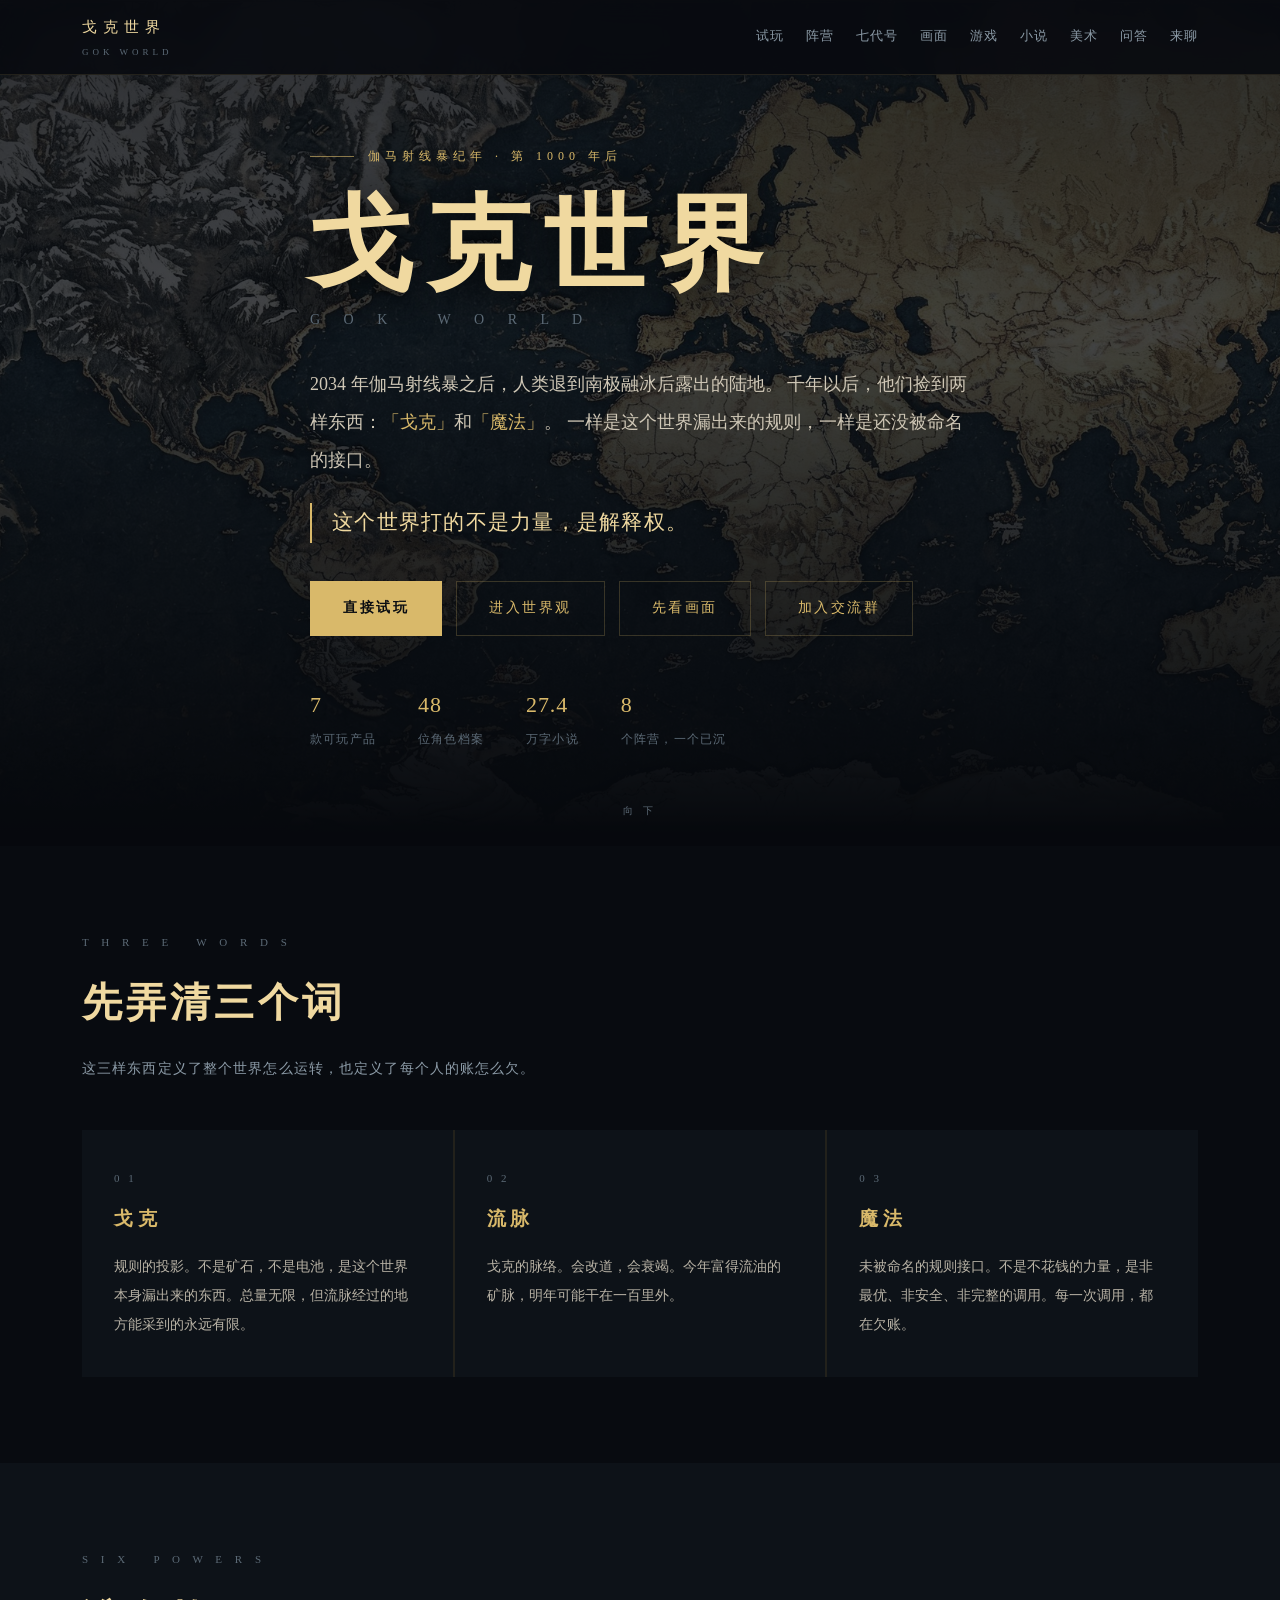
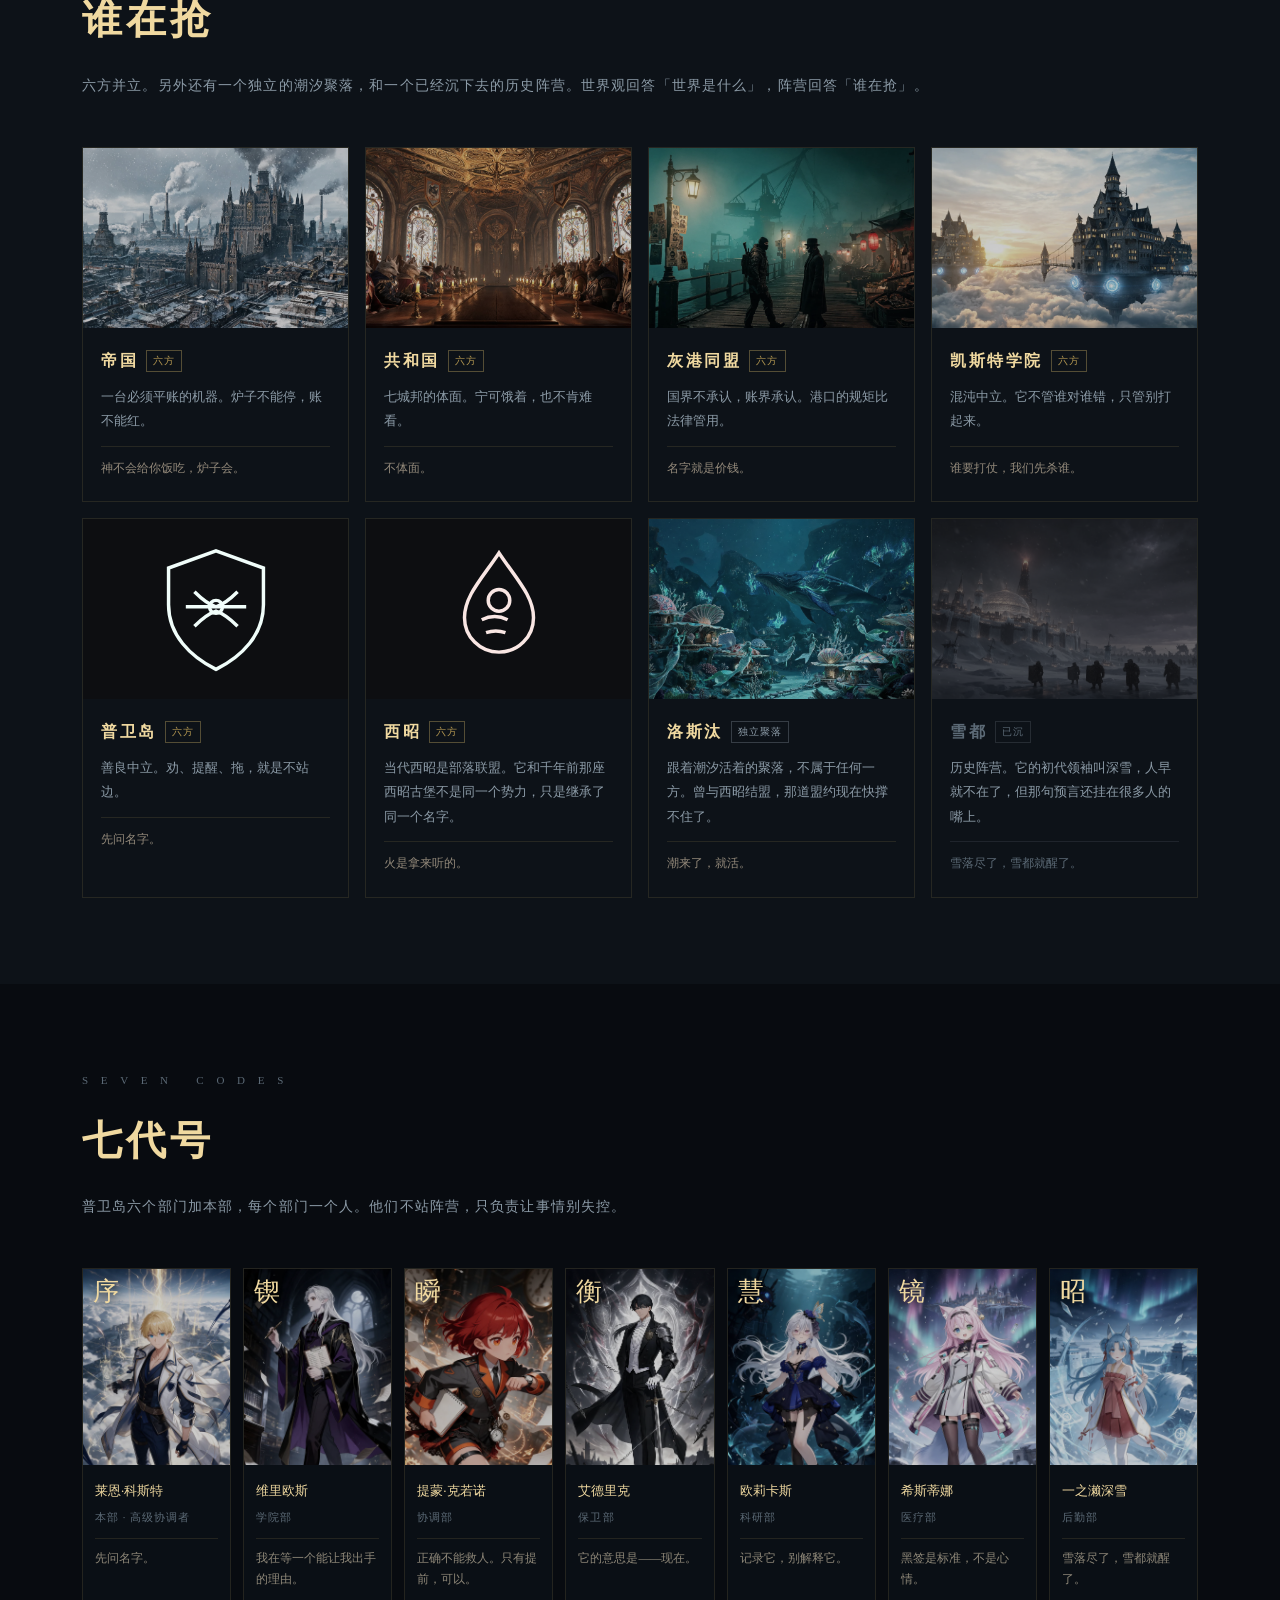
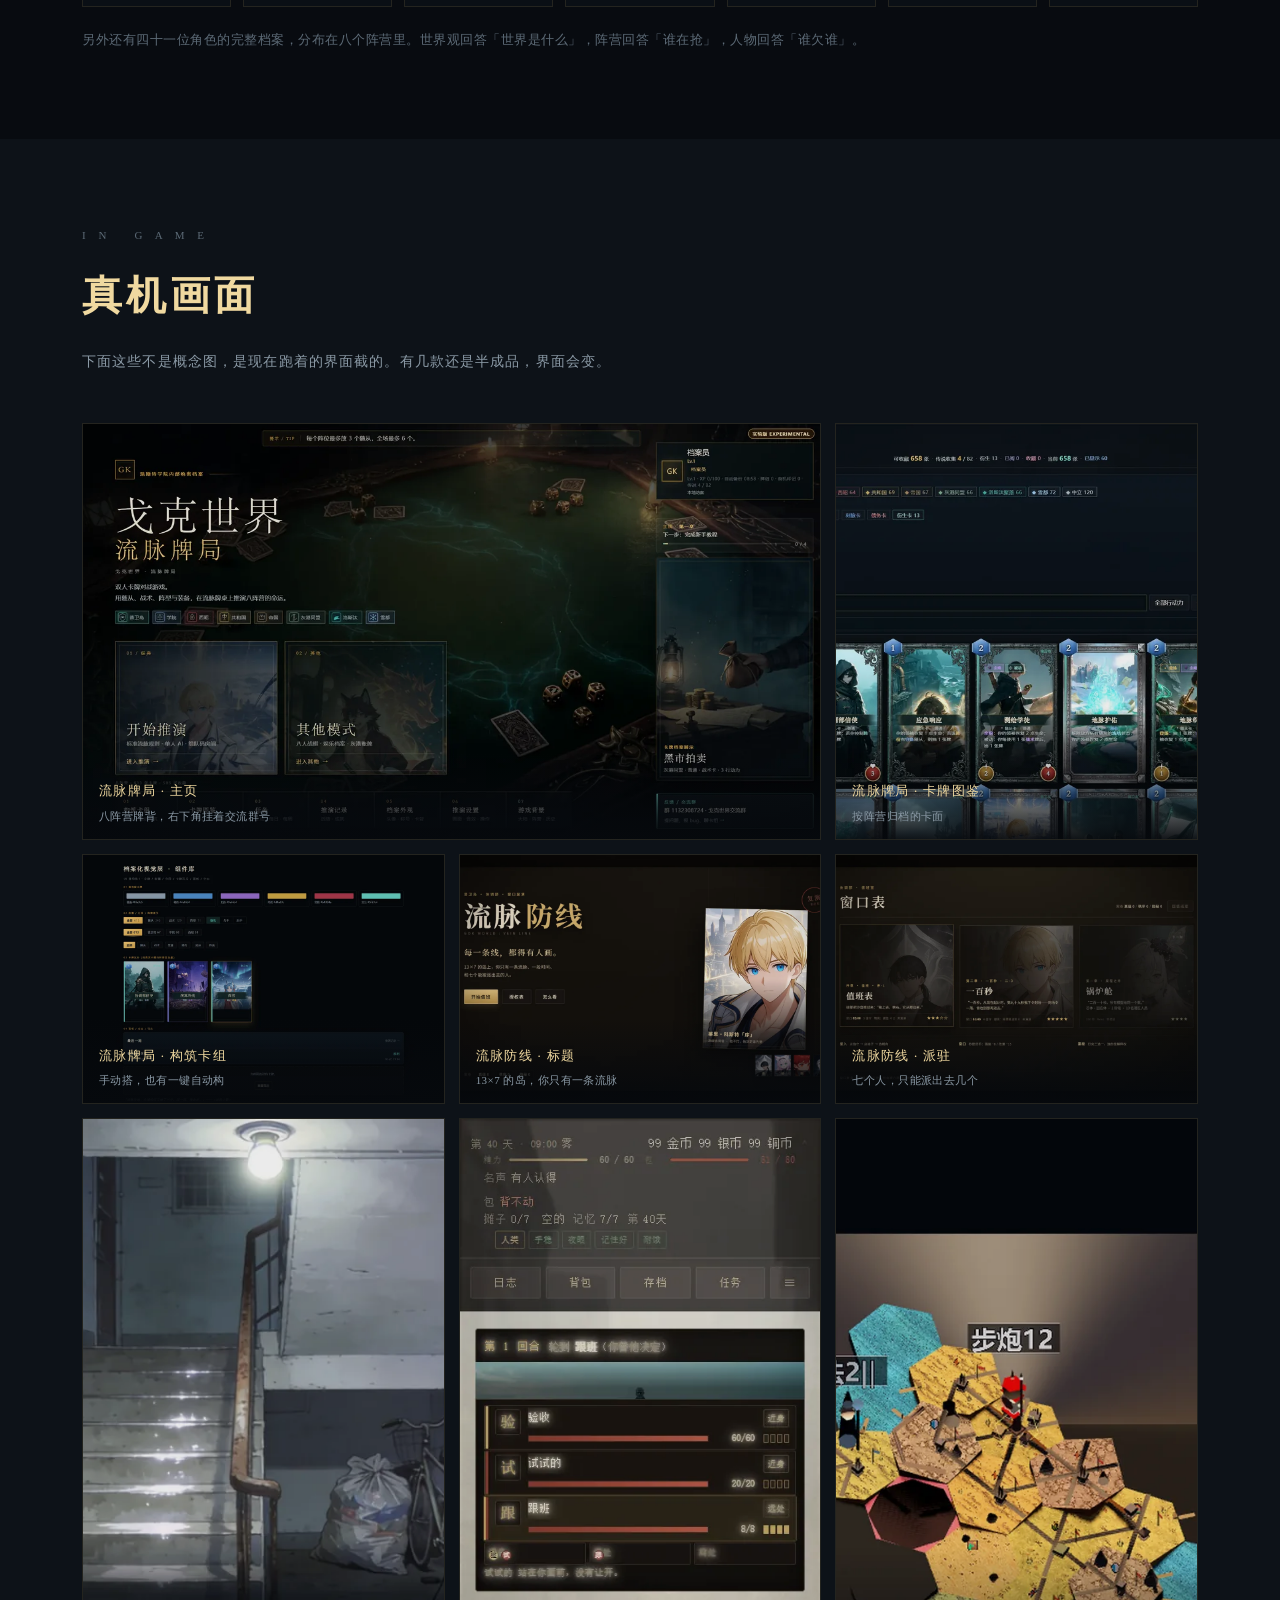
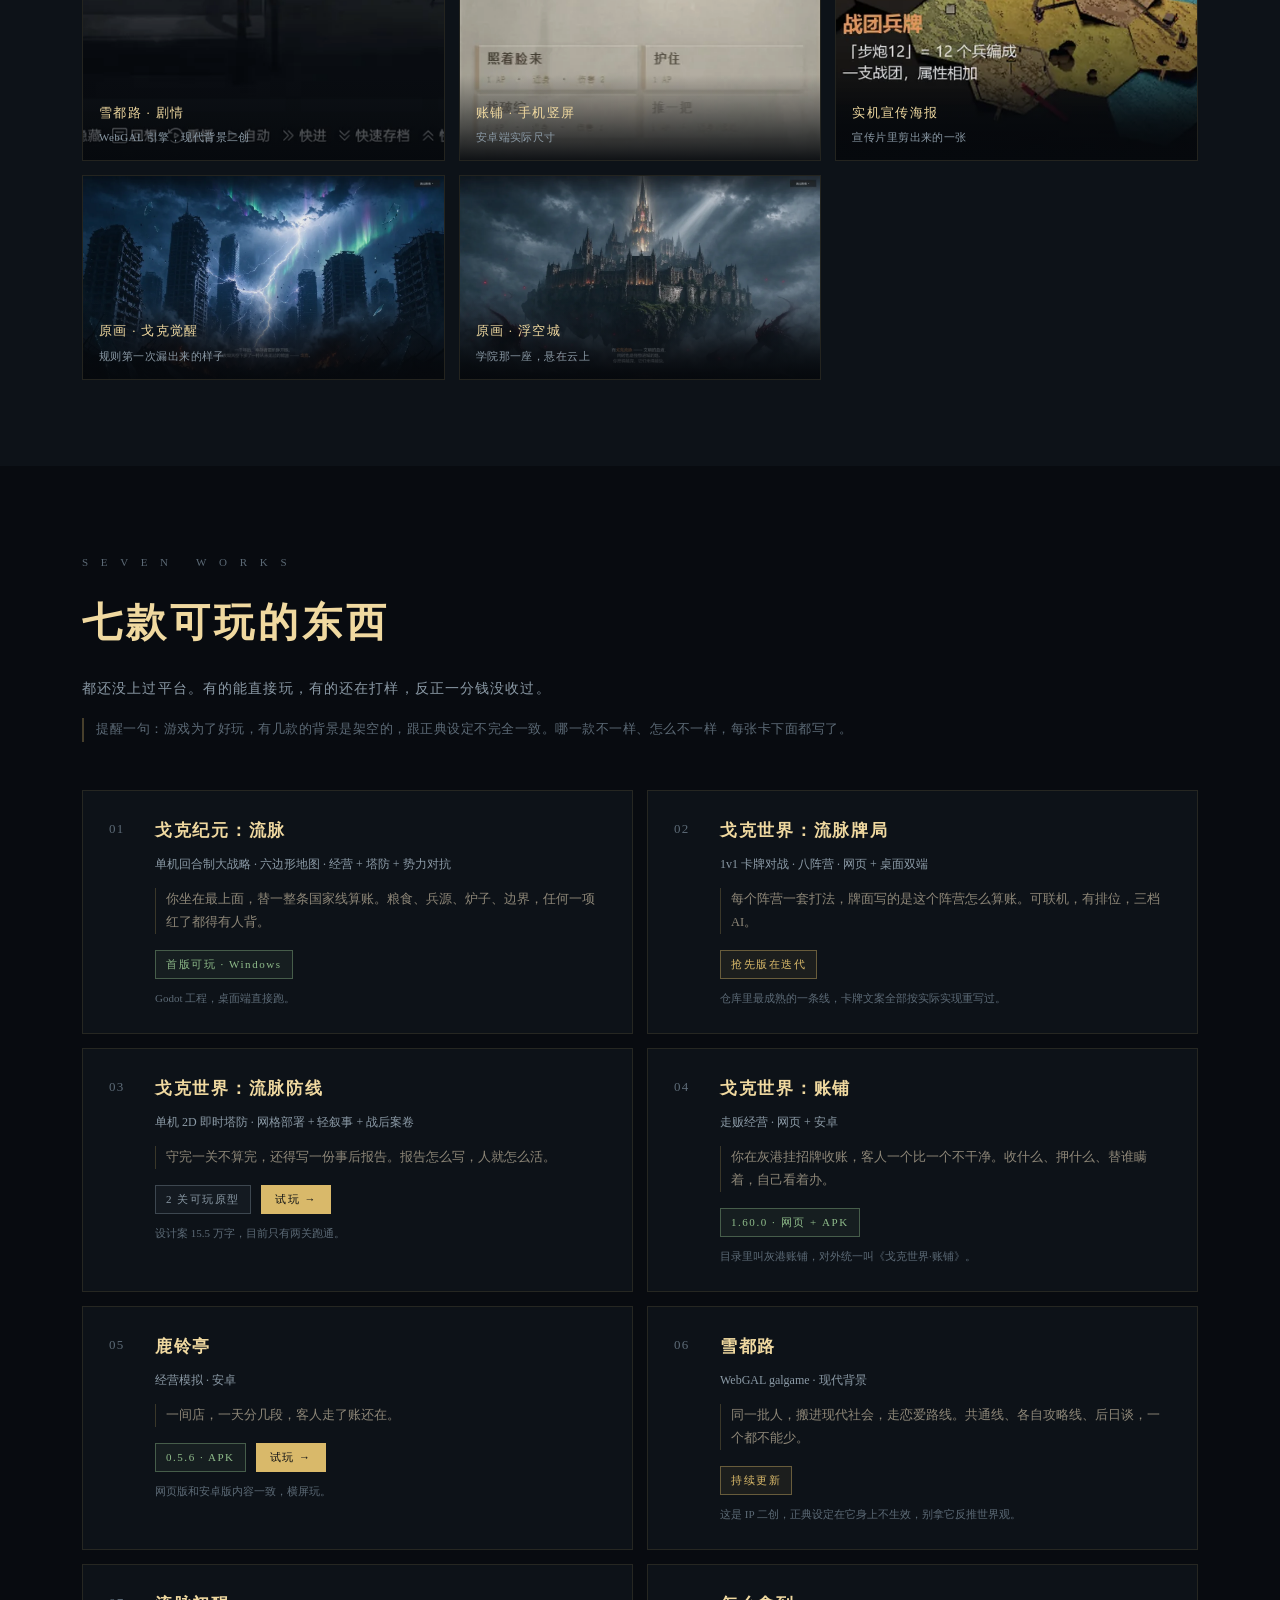
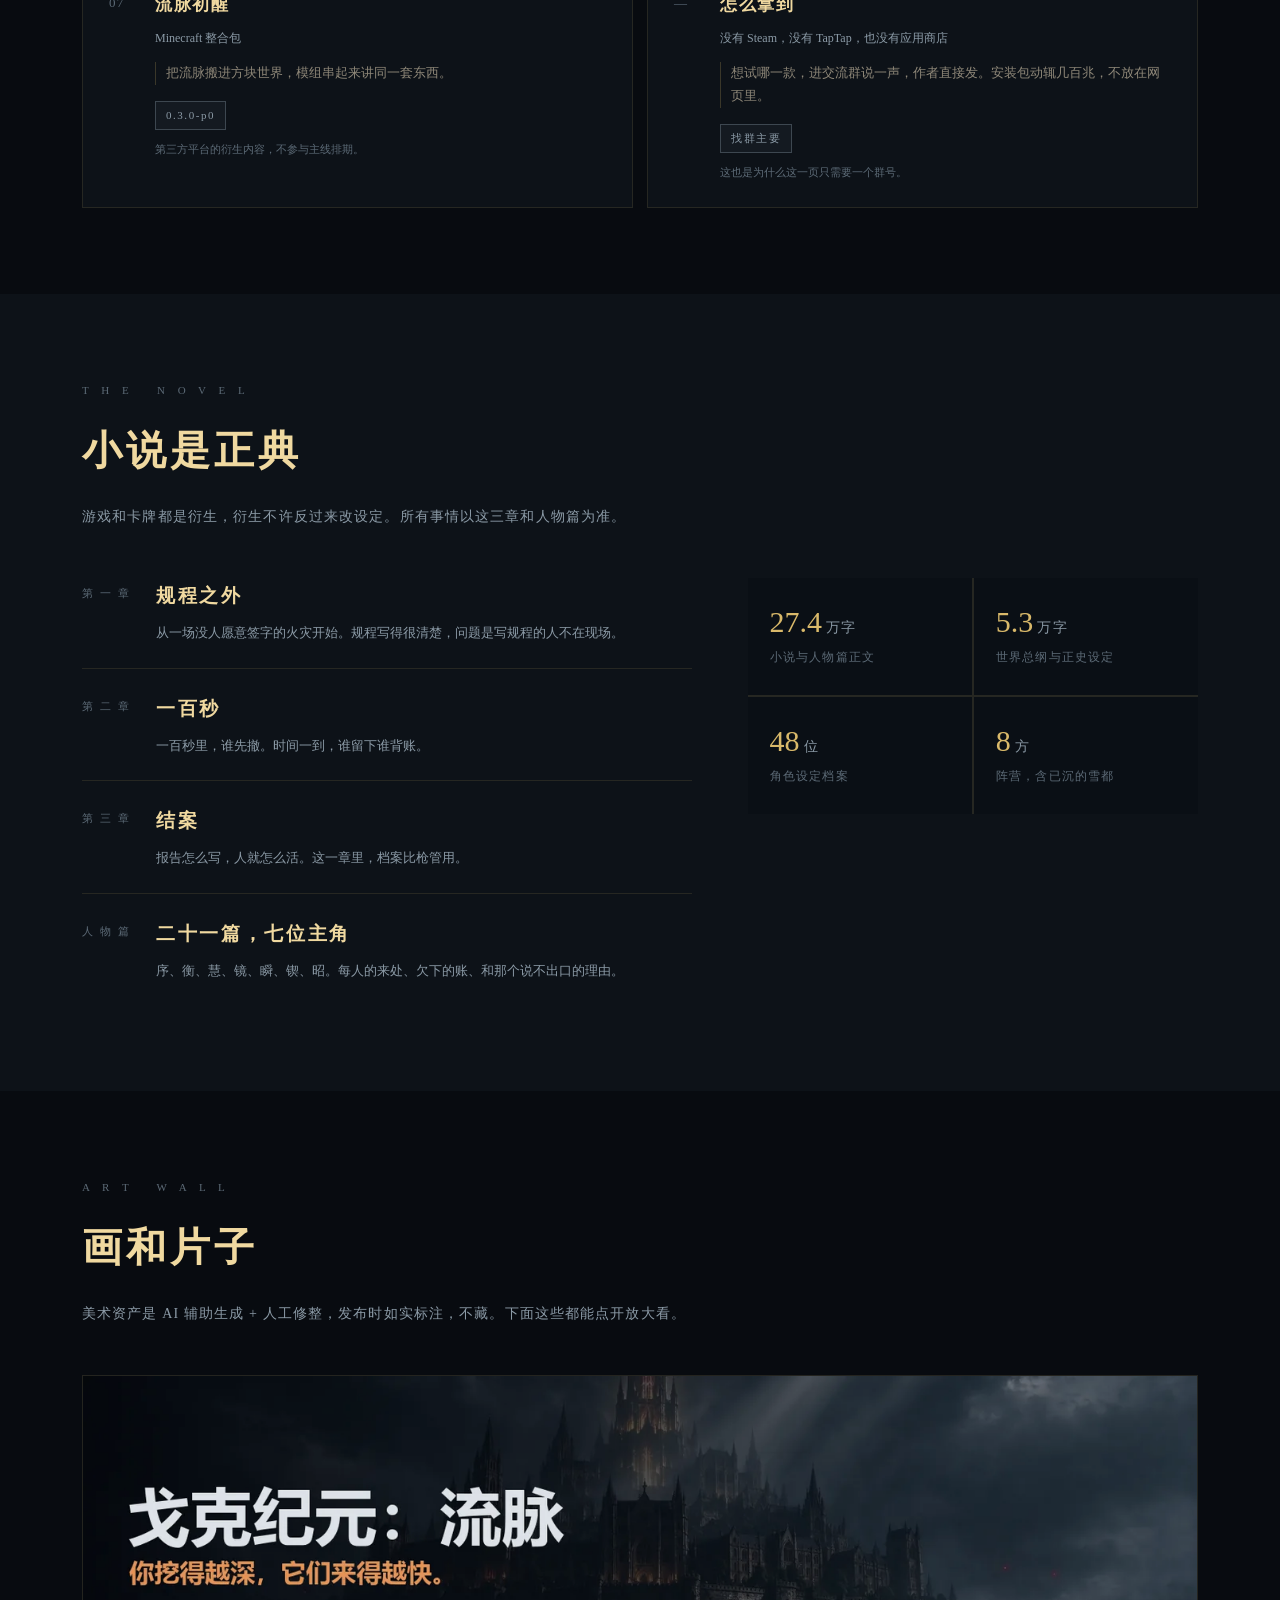
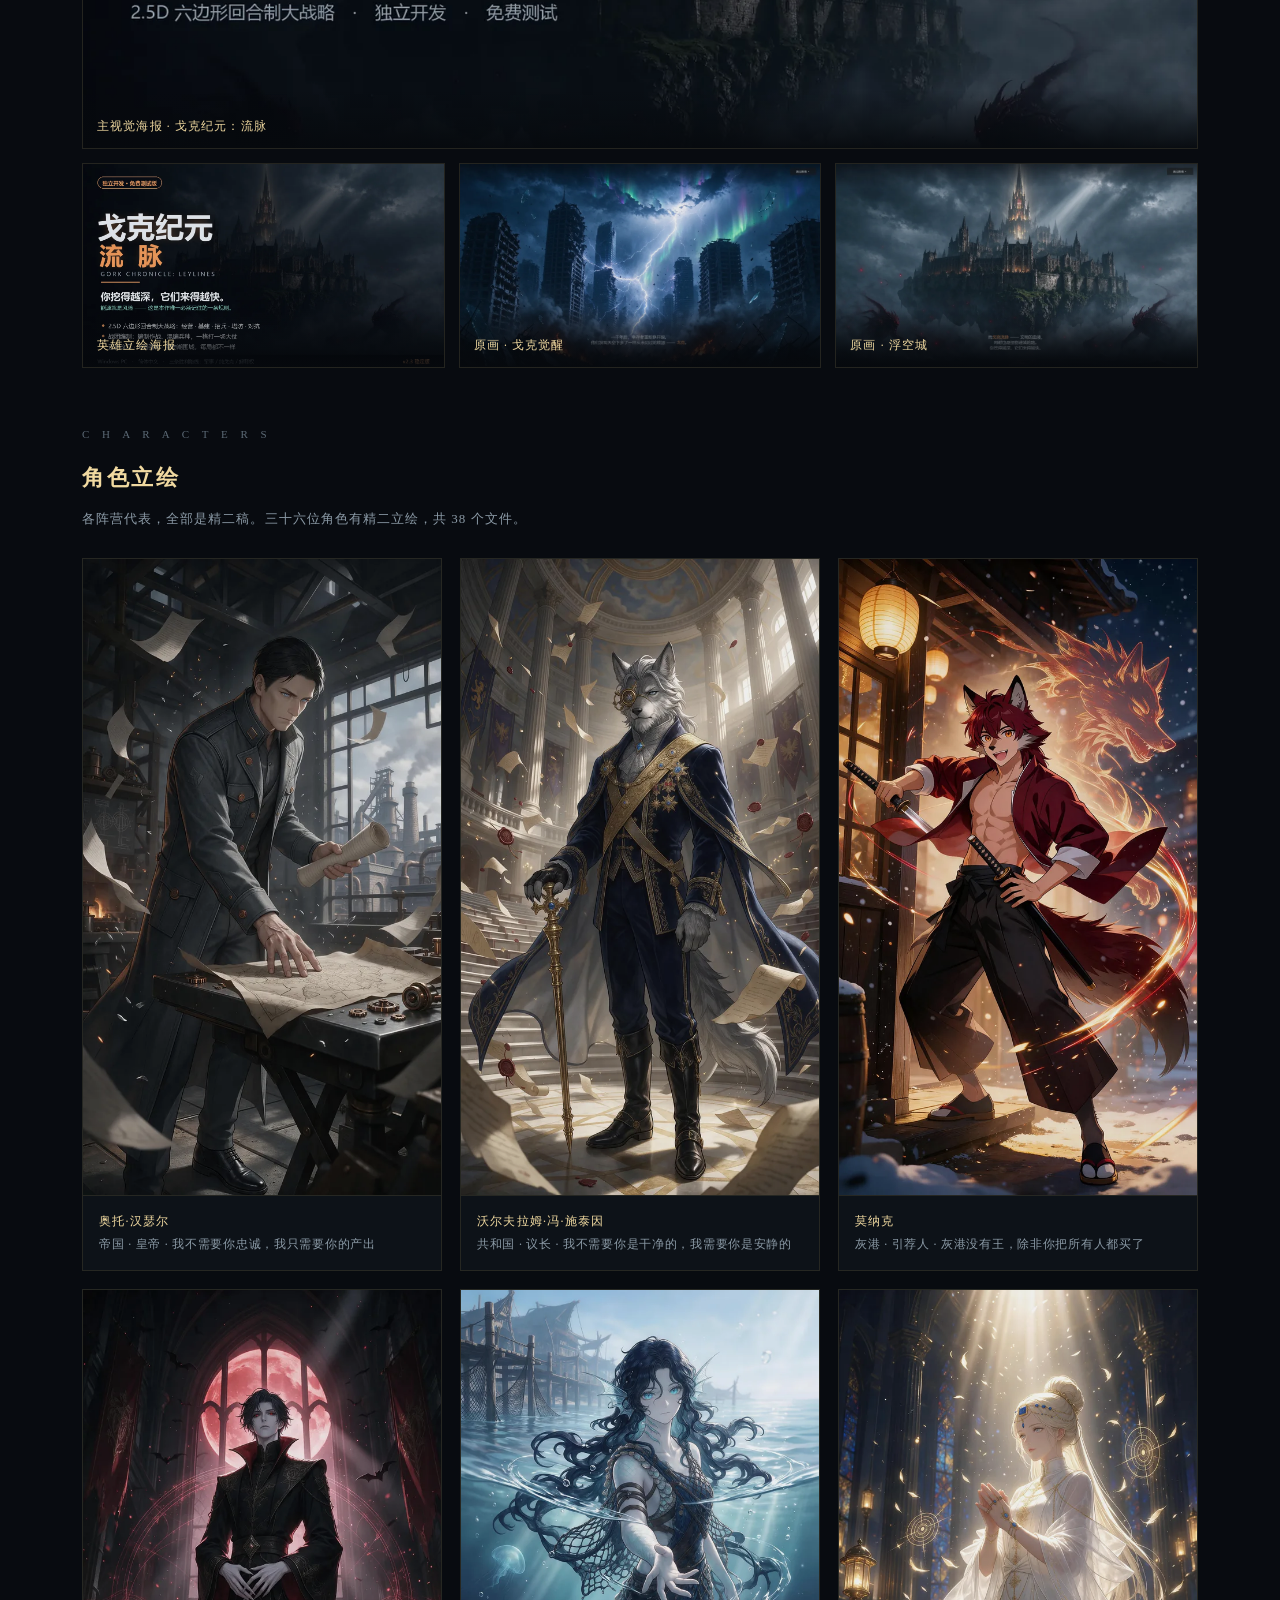
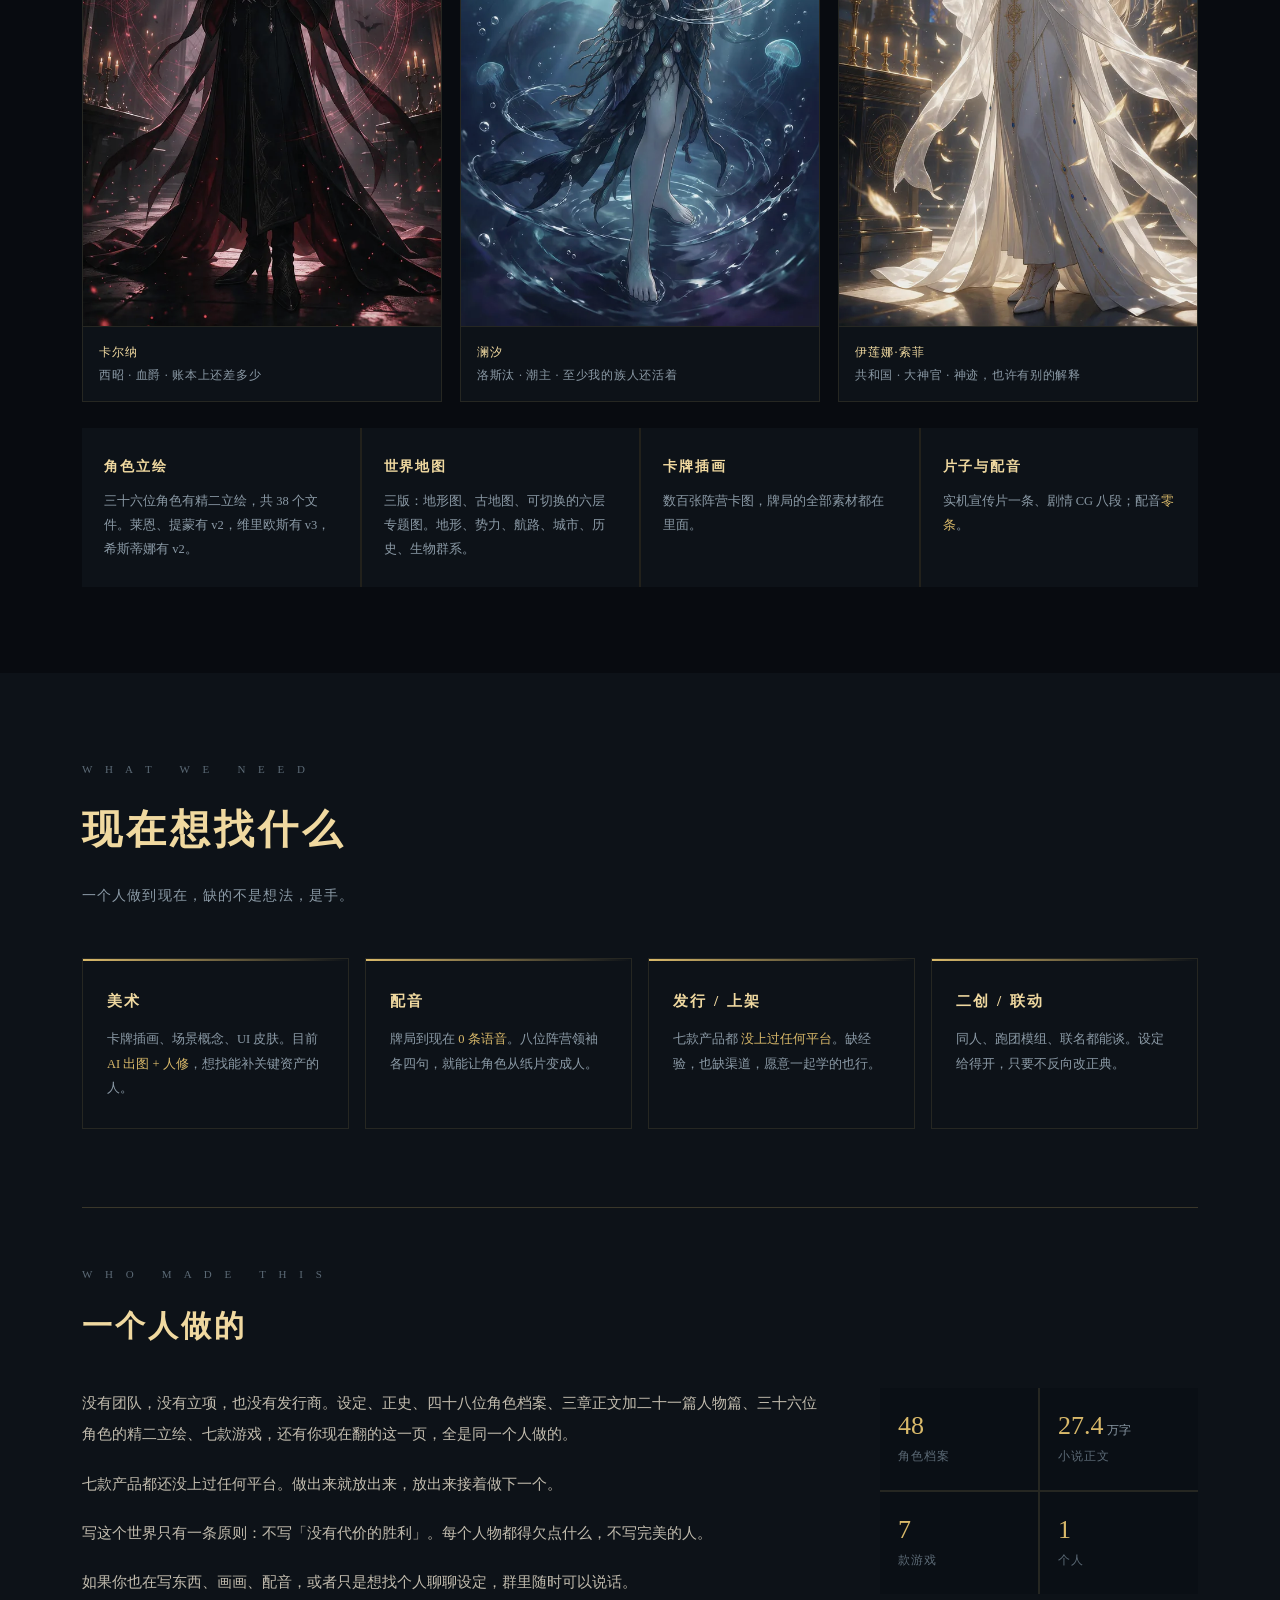
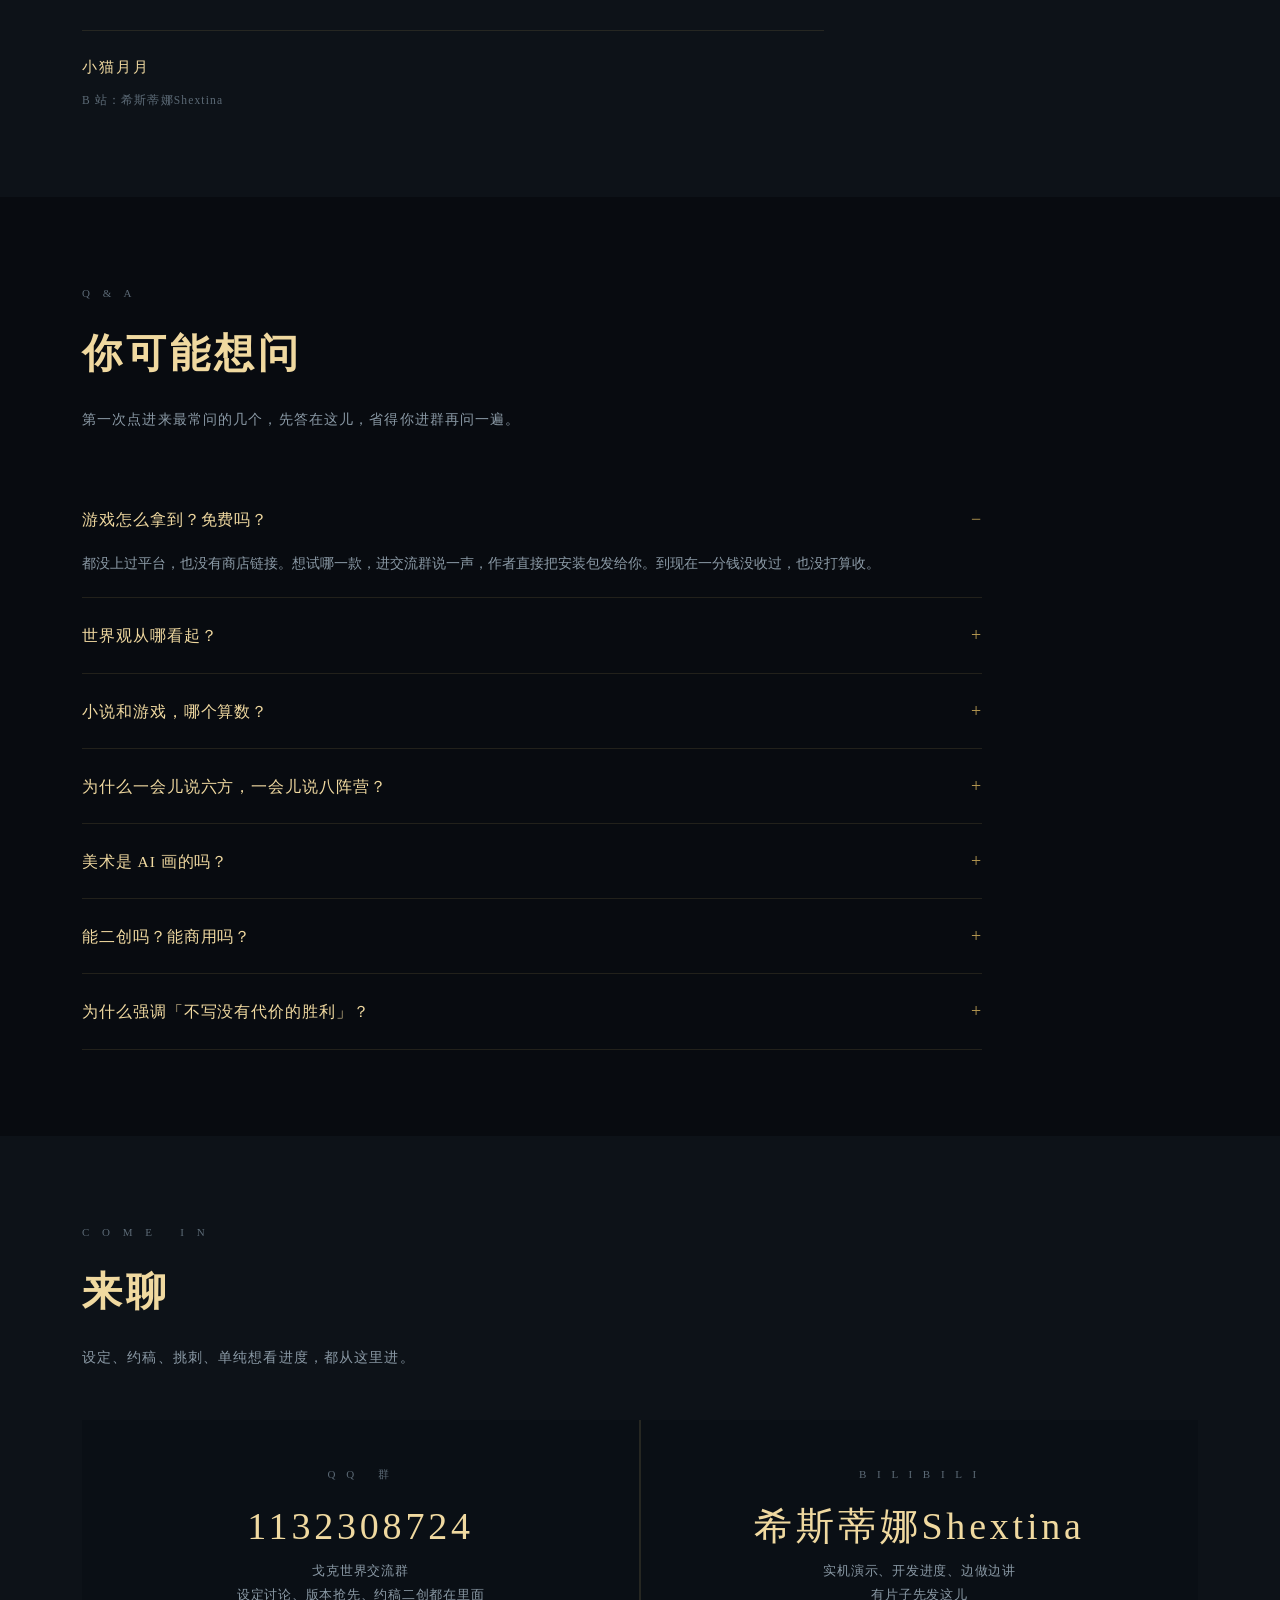
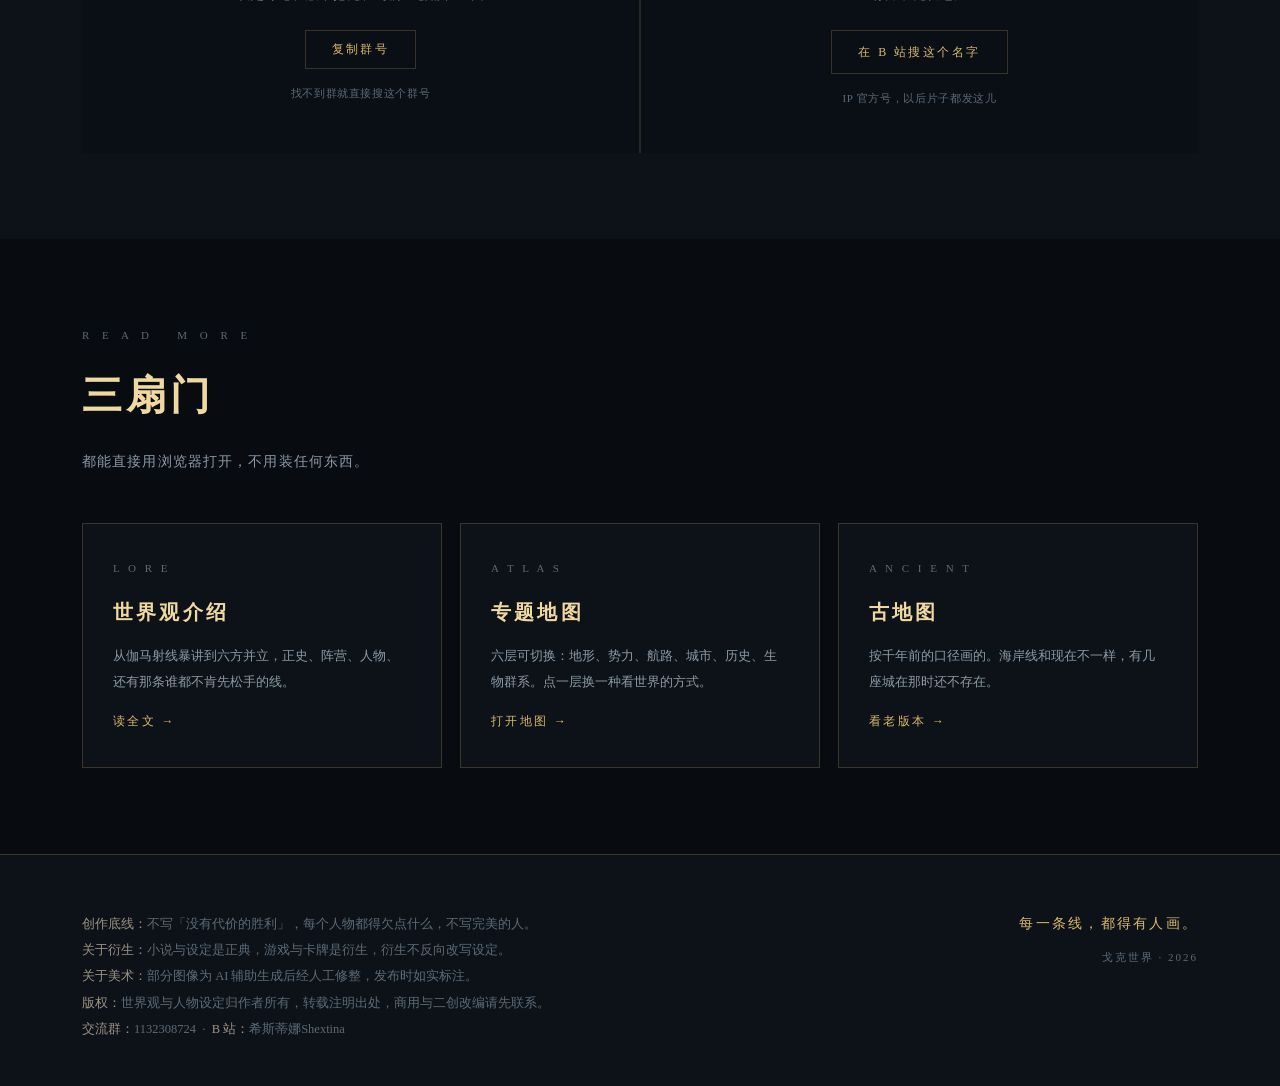
<file: index.html>
<!DOCTYPE html>
<html lang="zh-CN">
<head>
<meta charset="UTF-8">
<meta name="viewport" content="width=device-width, initial-scale=1.0">
<link rel="icon" href="favicon.svg" type="image/svg+xml">
<title>戈克世界 · GOK WORLD</title>
<meta name="description" content="2034 年伽马射线暴之后，世界归零；千年后人类捡到「戈克」与「魔法」，然后为了谁说了算打了很久的仗。原创奇幻 IP：七款游戏、一部小说、四十八位角色、八个阵营。">
<meta property="og:title" content="戈克世界">
<meta property="og:description" content="这个世界打的不是力量，是解释权。">
<meta property="og:image" content="assets/worldmap_ai.webp">
<style>
  :root{
    --bg:#080b10; --bg2:#0d1218; --bg3:#0a0f15; --bg4:#101821;
    --line:rgba(217,185,106,.22); --line2:rgba(217,185,106,.12);
    --gold:#d9b96a; --gold2:#f0d9a0; --gold3:#b79a52;
    --text:#e8e2d4; --muted:#8b9aa6; --dim:#5c6a76;
  }
  *{margin:0;padding:0;box-sizing:border-box}
  html{scroll-behavior:smooth}
  body{background:var(--bg);color:var(--text);font-family:"Noto Serif SC","Source Han Serif SC","STSong","SimSun",serif;line-height:1.9;overflow-x:hidden}
  img{display:block;max-width:100%}
  a{color:var(--gold);text-decoration:none}
  .wrap{max-width:1180px;margin:0 auto;padding:0 32px}

  /* 顶栏 */
  .topbar{position:fixed;top:0;left:0;right:0;z-index:50;background:rgba(8,11,16,.9);backdrop-filter:blur(12px);border-bottom:1px solid var(--line2)}
  .topbar .inner{max-width:1180px;margin:0 auto;padding:13px 32px;display:flex;align-items:center;justify-content:space-between;gap:20px}
  .brand{font-size:15px;letter-spacing:6px;color:var(--gold2);flex:none}
  .brand small{display:block;font-size:9px;letter-spacing:4px;color:var(--dim);margin-top:2px}
  .nav{display:flex;gap:22px;font-size:12.5px;letter-spacing:.08em;flex-wrap:wrap}
  .nav a{color:var(--muted);transition:color .2s;white-space:nowrap}
  .nav a:hover{color:var(--gold2)}

  /* 封面 */
  .hero{position:relative;min-height:94vh;display:flex;align-items:center;overflow:hidden}
  .hero-bg{position:absolute;inset:0;background:url(assets/worldmap_ai.webp) center/cover no-repeat;opacity:.34;filter:saturate(.55) contrast(1.05);transform:scale(1.03)}
  .hero-bg::after{content:"";position:absolute;inset:0;background:linear-gradient(180deg,rgba(8,11,16,.55) 0%,rgba(8,11,16,.3) 40%,var(--bg) 97%)}
  .hero-inner{position:relative;z-index:2;padding-top:120px;padding-bottom:70px}
  .kicker{font-size:12px;letter-spacing:5px;color:var(--gold);display:flex;align-items:center;gap:14px;margin-bottom:22px}
  .kicker::before{content:"";width:44px;height:1px;background:var(--gold);opacity:.6}
  h1.title{font-size:clamp(46px,9vw,104px);letter-spacing:.12em;font-weight:600;color:var(--gold2);line-height:1.05;margin-bottom:8px;text-shadow:0 6px 44px rgba(0,0,0,.85)}
  .title-en{font-size:clamp(11px,1.6vw,14px);letter-spacing:10px;color:var(--dim);margin-bottom:32px}
  .lede{max-width:660px;font-size:clamp(15px,1.7vw,18px);color:#cfc7b6;line-height:2.1;margin-bottom:14px}
  .lede em{font-style:normal;color:var(--gold)}
  .punch{font-size:clamp(16px,1.9vw,21px);color:var(--gold2);letter-spacing:.06em;margin:24px 0 38px;padding-left:20px;border-left:2px solid var(--gold)}
  .btns{display:flex;gap:14px;flex-wrap:wrap}
  .btn{display:inline-block;padding:13px 32px;font-size:14px;letter-spacing:.18em;border:1px solid var(--line);color:var(--gold);transition:all .25s}
  .btn:hover{background:rgba(217,185,106,.1);border-color:var(--gold);color:var(--gold2)}
  .btn.solid{background:var(--gold);color:#0a0d12;border-color:var(--gold);font-weight:600}
  .btn.solid:hover{background:var(--gold2);border-color:var(--gold2)}
  .hero-meta{margin-top:48px;display:flex;gap:42px;flex-wrap:wrap;font-size:12px;letter-spacing:.1em;color:var(--dim)}
  .hero-meta b{display:block;font-size:22px;letter-spacing:.04em;color:var(--gold);font-weight:400;margin-bottom:2px}
  .scrolldown{position:absolute;bottom:26px;left:50%;transform:translateX(-50%);z-index:3;font-size:10px;letter-spacing:4px;color:var(--dim);animation:fl 2.4s ease-in-out infinite}
  @keyframes fl{0%,100%{transform:translate(-50%,0);opacity:.5}50%{transform:translate(-50%,7px);opacity:1}}

  /* 通用 */
  section{padding:86px 0}
  .sec-head{margin-bottom:48px}
  .sec-en{font-size:11px;letter-spacing:5px;color:var(--dim);margin-bottom:12px}
  h2{font-size:clamp(26px,3.6vw,40px);letter-spacing:.1em;color:var(--gold2);font-weight:600;margin-bottom:14px}
  .sec-sub{color:var(--muted);font-size:14px;letter-spacing:.08em;line-height:1.95}
  .sec-note{margin-top:16px;font-size:12.5px;color:var(--dim);letter-spacing:.04em;line-height:1.9;padding-left:12px;border-left:2px solid rgba(217,185,106,.3)}
  .alt{background:var(--bg2)}

  /* 三个词 */
  .concepts{display:grid;grid-template-columns:repeat(3,1fr);gap:2px;background:var(--line2)}
  .concept{background:var(--bg2);padding:38px 32px;transition:background .3s}
  .concept:hover{background:var(--bg4)}
  .concept h3{font-size:19px;letter-spacing:.24em;color:var(--gold);margin-bottom:16px}
  .concept p{font-size:14px;color:#b8b2a5;line-height:2.05}
  .concept .num{font-size:11px;letter-spacing:3px;color:var(--dim);margin-bottom:12px}

  /* 阵营 */
  .factions{display:grid;grid-template-columns:repeat(4,1fr);gap:16px}
  .fc{position:relative;background:var(--bg2);border:1px solid var(--line2);overflow:hidden;transition:border-color .25s,transform .25s}
  .fc:hover{border-color:rgba(217,185,106,.5);transform:translateY(-3px)}
  .fc .pic{height:180px;background:#0a0e14 center/cover no-repeat;filter:saturate(.72) brightness(.8)}
  .fc .pic.crest{background-size:52%;background-repeat:no-repeat;background-position:center;filter:saturate(.45) brightness(1.05)}
  .fc .body{padding:18px 18px 22px}
  .fc h4{font-size:16px;letter-spacing:.16em;color:var(--gold2);margin-bottom:8px}
  .fc p{font-size:12.5px;color:var(--muted);line-height:1.95}
  .fc .motto{margin-top:12px;padding-top:10px;border-top:1px solid var(--line2);font-size:12px;color:#93897a}
  .fc.sunk .pic{filter:grayscale(.62) brightness(.5)}
  .fc.sunk h4{color:var(--dim)}
  .fc.sunk .motto{color:var(--dim);border-top-color:rgba(140,150,160,.14)}
  .fc h4 .tk{
    display:inline-block;font-size:9.5px;letter-spacing:.12em;font-weight:400;
    padding:1px 6px;margin-left:8px;vertical-align:2px;
    color:var(--gold3);border:1px solid rgba(217,185,106,.35);
  }
  .fc h4 .tk.other{color:#8b9aa6;border-color:rgba(139,154,166,.32)}
  .fc h4 .tk.dead{color:var(--dim);border-color:rgba(140,150,160,.2)}

  /* 七代号 */
  .codes{display:grid;grid-template-columns:repeat(7,1fr);gap:12px}
  .code{position:relative;background:var(--bg3);border:1px solid var(--line2);overflow:hidden;transition:all .3s}
  .code:hover{border-color:rgba(217,185,106,.55);transform:translateY(-4px)}
  .code .port{aspect-ratio:3/4;background:#0a0e14 center top/cover no-repeat;filter:saturate(.7) brightness(.82);transition:filter .3s}
  .code:hover .port{filter:saturate(.92) brightness(.96)}
  .code .gl{position:absolute;top:10px;left:10px;font-size:26px;letter-spacing:.1em;color:var(--gold2);text-shadow:0 2px 14px #000;line-height:1}
  .code .info{padding:14px 12px 16px}
  .code .nm{font-size:13px;color:var(--gold2);margin-bottom:4px}
  .code .dp{font-size:10.5px;color:var(--dim);letter-spacing:.1em;margin-bottom:10px}
  .code .qt{font-size:11.5px;color:#8e8778;line-height:1.85;border-top:1px solid var(--line2);padding-top:9px}

  /* 游戏画面 */
  .gallery{display:grid;grid-template-columns:repeat(6,1fr);gap:14px}
  .shot{position:relative;overflow:hidden;background:var(--bg3);border:1px solid var(--line2);transition:border-color .3s}
  .shot:hover{border-color:rgba(217,185,106,.5)}
  .shot img{width:100%;height:100%;object-fit:cover;transition:transform .6s ease,filter .3s;filter:saturate(.92) brightness(.92)}
  .shot:hover img{transform:scale(1.03);filter:saturate(1.05) brightness(1)}
  .shot figcaption{position:absolute;left:0;right:0;bottom:0;padding:26px 16px 12px;background:linear-gradient(transparent,rgba(6,9,13,.94));pointer-events:none}
  .shot .t{font-size:13px;color:var(--gold2);letter-spacing:.1em}
  .shot .d{font-size:11px;color:var(--muted);letter-spacing:.04em;margin-top:2px}
  .shot.wide{grid-column:span 4}
  .shot.half{grid-column:span 2}
  .shot.tall{grid-column:span 2}
  .shot.tall img{aspect-ratio:9/16;object-position:top}
  .gal-note{font-size:12.5px;color:var(--dim);margin-top:22px;letter-spacing:.04em}

  /* 产品 */
  .products{display:grid;grid-template-columns:repeat(2,1fr);gap:14px}
  .prod{display:flex;gap:20px;background:var(--bg2);border:1px solid var(--line2);padding:24px 26px;transition:all .25s}
  .prod:hover{border-color:rgba(217,185,106,.4);background:var(--bg4)}
  .prod .no{font-size:13px;color:var(--dim);letter-spacing:.1em;flex:none;padding-top:2px;width:26px}
  .prod h3{font-size:17px;letter-spacing:.1em;color:var(--gold2);margin-bottom:6px}
  .prod .type{font-size:12px;color:var(--muted);line-height:1.9;margin-bottom:12px}
  .prod .tagline{font-size:12.5px;color:#8e8778;line-height:1.85;margin-bottom:14px;padding-left:10px;border-left:1px solid var(--line)}
  .prod .st{display:inline-block;font-size:11px;letter-spacing:.14em;padding:3px 10px;border:1px solid}
  .st.play{color:#8fbc8a;border-color:rgba(143,188,138,.4);background:rgba(143,188,138,.07)}
  .st.wip{color:var(--gold);border-color:rgba(217,185,106,.4);background:rgba(217,185,106,.07)}
  .st.proto{color:#8b9aa6;border-color:rgba(139,154,166,.35);background:rgba(139,154,166,.06)}
  .play-btn{
    display:inline-block;margin-left:10px;font-size:11px;letter-spacing:.14em;
    padding:3px 13px;border:1px solid var(--gold);
    color:#0a0d12;background:var(--gold);transition:all .22s;vertical-align:middle;
  }
  .play-btn:hover{background:var(--gold2);border-color:var(--gold2);color:#0a0d12}
  .prod .note{font-size:11px;color:var(--dim);margin-top:10px;line-height:1.8}

  /* 小说 */
  .split{display:grid;grid-template-columns:1.15fr .85fr;gap:56px;align-items:start}
  .chap{display:flex;gap:18px;padding:22px 0;border-bottom:1px solid var(--line2)}
  .chap:first-child{padding-top:0}
  .chap .idx{font-size:11px;letter-spacing:.2em;color:var(--dim);flex:none;padding-top:5px;width:56px}
  .chap h4{font-size:19px;letter-spacing:.14em;color:var(--gold2);margin-bottom:6px}
  .chap p{font-size:13px;color:var(--muted);line-height:1.95}
  .stats{display:grid;grid-template-columns:repeat(2,1fr);gap:2px;background:var(--line2)}
  .stat{background:var(--bg3);padding:26px 22px}
  .stat b{display:block;font-size:30px;color:var(--gold);font-weight:400;line-height:1.2}
  .stat b i{font-style:normal;font-size:14px;color:var(--muted);margin-left:4px;letter-spacing:.1em}
  .stat span{display:block;font-size:12px;color:var(--dim);letter-spacing:.1em;margin-top:6px}

  /* 美术墙 */
  .artwall{display:grid;grid-template-columns:repeat(3,1fr);gap:14px}
  .art{position:relative;overflow:hidden;border:1px solid var(--line2);background:var(--bg3);display:flex;flex-direction:column}
  .art img{width:100%;height:auto;display:block;filter:saturate(.95) brightness(.92);transition:transform .6s,filter .3s}
  .art:hover img{transform:scale(1.02);filter:saturate(1.05) brightness(1)}
  .art figcaption{position:absolute;left:0;right:0;bottom:0;padding:26px 14px 10px;background:linear-gradient(transparent,rgba(6,9,13,.92));font-size:11.5px;color:var(--gold2);letter-spacing:.1em}
  .art.a-full{grid-column:span 3}

  /* 介绍卡 */
  .cards{display:grid;grid-template-columns:repeat(3,1fr);gap:18px;margin-top:2px}
  .card{background:var(--bg2);border:1px solid var(--line2);overflow:hidden}
  .card img{width:100%;height:auto;filter:saturate(.95) brightness(.95);transition:filter .3s}
  .card:hover img{filter:saturate(1.05) brightness(1)}
  .card .cap{padding:14px 16px;font-size:12px;color:var(--muted);letter-spacing:.06em;border-top:1px solid var(--line2)}
  .card .cap b{color:var(--gold2);font-weight:400;letter-spacing:.1em}

  /* 找什么人 */
  .wants{display:grid;grid-template-columns:repeat(4,1fr);gap:16px}
  .want{background:var(--bg2);border:1px solid var(--line2);padding:28px 24px;position:relative;overflow:hidden}
  .want::before{content:"";position:absolute;top:0;left:0;width:100%;height:2px;background:linear-gradient(90deg,var(--gold),transparent)}
  .want h4{font-size:15px;letter-spacing:.16em;color:var(--gold2);margin-bottom:12px}
  .want p{font-size:12.5px;color:var(--muted);line-height:1.95}
  .want em{font-style:normal;color:var(--gold)}

  /* 作者 */
  .author{display:grid;grid-template-columns:1.4fr .6fr;gap:56px;align-items:start}
  .au-text p{font-size:14.5px;color:#c2bcae;line-height:2.15;margin-bottom:18px}
  .au-text p:last-of-type{margin-bottom:0}
  .au-sign{margin-top:32px;padding-top:22px;border-top:1px solid var(--line2);font-size:15px;letter-spacing:.14em;color:var(--gold2)}
  .au-sign small{display:block;font-size:11.5px;letter-spacing:.1em;color:var(--dim);margin-top:8px}
  .au-meta{display:grid;grid-template-columns:1fr 1fr;gap:2px;background:var(--line2)}
  .au-stat{background:var(--bg3);padding:22px 18px}
  .au-stat b{display:block;font-size:26px;color:var(--gold);font-weight:400;line-height:1.2}
  .au-stat b i{font-style:normal;font-size:12px;color:var(--muted);margin-left:3px}
  .au-stat span{display:block;font-size:11.5px;color:var(--dim);margin-top:5px;letter-spacing:.08em}

  /* FAQ */
  .faq{max-width:900px}
  .faq details{border-bottom:1px solid var(--line2);padding:20px 0}
  .faq summary{cursor:pointer;list-style:none;font-size:15.5px;color:var(--gold2);letter-spacing:.06em;display:flex;justify-content:space-between;gap:16px;align-items:baseline}
  .faq summary::-webkit-details-marker{display:none}
  .faq summary::after{content:"+";color:var(--gold3);font-size:18px;flex:none;transition:transform .25s}
  .faq details[open] summary::after{content:"−"}
  .faq p{margin-top:14px;font-size:13.5px;color:var(--muted);line-height:2.05;padding-right:40px}

  /* 来聊 */
  .contact{display:grid;grid-template-columns:1fr 1fr;gap:2px;background:var(--line2)}
  .cc{background:var(--bg3);padding:44px 40px;text-align:center}
  .cc .lab{font-size:11px;letter-spacing:4px;color:var(--dim);margin-bottom:18px}
  .cc .big{font-size:clamp(24px,3.2vw,38px);letter-spacing:.1em;color:var(--gold2);line-height:1.25;margin-bottom:10px}
  .cc .hint{font-size:12.5px;color:var(--muted);letter-spacing:.06em;line-height:1.9;margin-bottom:22px}
  .cc .act{display:inline-block;font-size:12px;letter-spacing:.2em;padding:10px 26px;border:1px solid var(--line);color:var(--gold);cursor:pointer;transition:all .25s;background:none;font-family:inherit}
  .cc .act:hover{background:rgba(217,185,106,.12);border-color:var(--gold)}
  .cc .fine{font-size:11px;color:var(--dim);margin-top:14px;letter-spacing:.06em}

  /* 三扇门 */
  .entries{display:grid;grid-template-columns:repeat(3,1fr);gap:18px}
  .entry{display:block;padding:34px 30px;background:var(--bg2);border:1px solid var(--line);transition:all .25s}
  .entry:hover{background:var(--bg4);border-color:var(--gold);transform:translateY(-3px)}
  .entry .tag{font-size:11px;letter-spacing:3px;color:var(--dim);margin-bottom:14px}
  .entry h3{font-size:20px;letter-spacing:.16em;color:var(--gold2);margin-bottom:12px}
  .entry p{font-size:13px;color:var(--muted);line-height:1.95;margin-bottom:16px}
  .entry .go{font-size:12px;letter-spacing:.2em;color:var(--gold)}

  /* 页脚 */
  footer{border-top:1px solid var(--line);padding:56px 0 44px;background:var(--bg2)}
  .foot-grid{display:flex;justify-content:space-between;gap:40px;flex-wrap:wrap}
  .foot-note{font-size:12.5px;color:var(--dim);line-height:2.1;max-width:660px}
  .foot-note strong{color:#9c9384;font-weight:400}
  .foot-motto{font-size:14px;letter-spacing:.16em;color:var(--gold);text-align:right}
  .foot-motto small{display:block;font-size:11px;letter-spacing:2px;color:var(--dim);margin-top:10px}

  @media (max-width:1080px){
    .codes{grid-template-columns:repeat(4,1fr)}
    .wants{grid-template-columns:repeat(2,1fr)}
    .split{grid-template-columns:1fr;gap:40px}
    .gallery{grid-template-columns:repeat(4,1fr)}
    .shot.wide{grid-column:span 4}
    .shot.half,.shot.tall{grid-column:span 2}
  }
  @media (max-width:1000px){
    .concepts{grid-template-columns:1fr}
    .factions{grid-template-columns:repeat(2,1fr)}
    .entries{grid-template-columns:1fr}
    .products{grid-template-columns:1fr}
    .contact{grid-template-columns:1fr}
    .cards{grid-template-columns:1fr}
    .artwall{grid-template-columns:1fr}
    .art.a-full{grid-column:span 1}
  }
  @media (max-width:640px){
    .wrap,.topbar .inner{padding-left:20px;padding-right:20px}
    section{padding:58px 0}
    .factions{grid-template-columns:1fr}
    .codes{grid-template-columns:repeat(2,1fr)}
    .wants{grid-template-columns:1fr}
    .stats{grid-template-columns:1fr 1fr}
    .nav{display:none}
    .foot-motto{text-align:left}
    .cc{padding:34px 22px}
    .hero-meta{gap:26px}
    .gallery{grid-template-columns:1fr}
    .shot.wide,.shot.half,.shot.tall{grid-column:span 1}
    .faq p{padding-right:0}
  }
</style>
</head>
<body>

<div class="topbar">
  <div class="inner">
    <div class="brand">戈克世界<small>GOK WORLD</small></div>
    <nav class="nav">
      <a href="demo/defense/">试玩</a>
      <a href="#factions">阵营</a>
      <a href="#codes">七代号</a>
      <a href="#shots">画面</a>
      <a href="#games">游戏</a>
      <a href="#novel">小说</a>
      <a href="#art">美术</a>
      <a href="#faq">问答</a>
      <a href="#join">来聊</a>
    </nav>
  </div>
</div>

<!-- ① 封面 -->
<div class="hero">
  <div class="hero-bg"></div>
  <div class="hero-inner wrap">
    <div class="kicker">伽马射线暴纪年 · 第 1000 年后</div>
    <h1 class="title">戈克世界</h1>
    <div class="title-en">G O K &nbsp; W O R L D</div>
    <p class="lede">
      2034 年伽马射线暴之后，人类退到南极融冰后露出的陆地。
      千年以后，他们捡到两样东西：<em>「戈克」</em>和<em>「魔法」</em>。
      一样是这个世界漏出来的规则，一样是还没被命名的接口。
    </p>
    <div class="punch">这个世界打的不是力量，是解释权。</div>
    <div class="btns">
      <a class="btn solid" href="demo/defense/">直接试玩</a>
      <a class="btn" href="lore.html">进入世界观</a>
      <a class="btn" href="#shots">先看画面</a>
      <a class="btn" href="#join">加入交流群</a>
    </div>
    <div class="hero-meta">
      <div><b>7</b>款可玩产品</div>
      <div><b>48</b>位角色档案</div>
      <div><b>27.4</b>万字小说</div>
      <div><b>8</b>个阵营，一个已沉</div>
    </div>
  </div>
  <div class="scrolldown">向 下</div>
</div>

<!-- ② 三个词 -->
<section>
  <div class="wrap">
    <div class="sec-head">
      <div class="sec-en">T H R E E &nbsp; W O R D S</div>
      <h2>先弄清三个词</h2>
      <p class="sec-sub">这三样东西定义了整个世界怎么运转，也定义了每个人的账怎么欠。</p>
    </div>
    <div class="concepts">
      <div class="concept">
        <div class="num">0 1</div>
        <h3>戈克</h3>
        <p>规则的投影。不是矿石，不是电池，是这个世界本身漏出来的东西。总量无限，但流脉经过的地方能采到的永远有限。</p>
      </div>
      <div class="concept">
        <div class="num">0 2</div>
        <h3>流脉</h3>
        <p>戈克的脉络。会改道，会衰竭。今年富得流油的矿脉，明年可能干在一百里外。</p>
      </div>
      <div class="concept">
        <div class="num">0 3</div>
        <h3>魔法</h3>
        <p>未被命名的规则接口。不是不花钱的力量，是非最优、非安全、非完整的调用。每一次调用，都在欠账。</p>
      </div>
    </div>
  </div>
</section>

<!-- ③ 阵营 -->
<section class="alt" id="factions">
  <div class="wrap">
    <div class="sec-head">
      <div class="sec-en">S I X &nbsp; P O W E R S</div>
      <h2>谁在抢</h2>
      <p class="sec-sub">六方并立。另外还有一个独立的潮汐聚落，和一个已经沉下去的历史阵营。世界观回答「世界是什么」，阵营回答「谁在抢」。</p>
    </div>
    <div class="factions">
      <div class="fc"><div class="pic" style="background-image:url(assets/faction_empire.webp)"></div>
        <div class="body"><h4>帝国<span class="tk">六方</span></h4><p>一台必须平账的机器。炉子不能停，账不能红。</p><div class="motto">神不会给你饭吃，炉子会。</div></div></div>
      <div class="fc"><div class="pic" style="background-image:url(assets/faction_republic.webp)"></div>
        <div class="body"><h4>共和国<span class="tk">六方</span></h4><p>七城邦的体面。宁可饿着，也不肯难看。</p><div class="motto">不体面。</div></div></div>
      <div class="fc"><div class="pic" style="background-image:url(assets/faction_greyharbor.webp)"></div>
        <div class="body"><h4>灰港同盟<span class="tk">六方</span></h4><p>国界不承认，账界承认。港口的规矩比法律管用。</p><div class="motto">名字就是价钱。</div></div></div>
      <div class="fc"><div class="pic" style="background-image:url(assets/faction_kset.webp)"></div>
        <div class="body"><h4>凯斯特学院<span class="tk">六方</span></h4><p>混沌中立。它不管谁对谁错，只管别打起来。</p><div class="motto">谁要打仗，我们先杀谁。</div></div></div>
      <div class="fc"><div class="pic crest" style="background-image:url(assets/pus.svg)"></div>
        <div class="body"><h4>普卫岛<span class="tk">六方</span></h4><p>善良中立。劝、提醒、拖，就是不站边。</p><div class="motto">先问名字。</div></div></div>
      <div class="fc"><div class="pic crest" style="background-image:url(assets/xizhao.svg)"></div>
        <div class="body"><h4>西昭<span class="tk">六方</span></h4><p>当代西昭是部落联盟。它和千年前那座西昭古堡不是同一个势力，只是继承了同一个名字。</p><div class="motto">火是拿来听的。</div></div></div>
      <div class="fc"><div class="pic" style="background-image:url(assets/faction_losutai.webp)"></div>
        <div class="body"><h4>洛斯汰<span class="tk other">独立聚落</span></h4><p>跟着潮汐活着的聚落，不属于任何一方。曾与西昭结盟，那道盟约现在快撑不住了。</p><div class="motto">潮来了，就活。</div></div></div>
      <div class="fc sunk"><div class="pic" style="background-image:url(assets/snow_capital.webp)"></div>
        <div class="body"><h4>雪都<span class="tk dead">已沉</span></h4><p>历史阵营。它的初代领袖叫深雪，人早就不在了，但那句预言还挂在很多人的嘴上。</p><div class="motto">雪落尽了，雪都就醒了。</div></div></div>
    </div>
  </div>
</section>

<!-- ④ 七代号 -->
<section id="codes">
  <div class="wrap">
    <div class="sec-head">
      <div class="sec-en">S E V E N &nbsp; C O D E S</div>
      <h2>七代号</h2>
      <p class="sec-sub">普卫岛六个部门加本部，每个部门一个人。他们不站阵营，只负责让事情别失控。</p>
    </div>
    <div class="codes">
      <div class="code"><div class="port" style="background-image:url(assets/preview/portrait/p2-lain.webp)"></div><div class="gl">序</div>
        <div class="info"><div class="nm">莱恩·科斯特</div><div class="dp">本部 · 高级协调者</div><div class="qt">先问名字。</div></div></div>
      <div class="code"><div class="port" style="background-image:url(assets/preview/portrait/p2-verious.webp)"></div><div class="gl">锲</div>
        <div class="info"><div class="nm">维里欧斯</div><div class="dp">学院部</div><div class="qt">我在等一个能让我出手的理由。</div></div></div>
      <div class="code"><div class="port" style="background-image:url(assets/preview/portrait/p2-timon.webp)"></div><div class="gl">瞬</div>
        <div class="info"><div class="nm">提蒙·克若诺</div><div class="dp">协调部</div><div class="qt">正确不能救人。只有提前，可以。</div></div></div>
      <div class="code"><div class="port" style="background-image:url(assets/preview/portrait/p2-aidric.webp)"></div><div class="gl">衡</div>
        <div class="info"><div class="nm">艾德里克</div><div class="dp">保卫部</div><div class="qt">它的意思是——现在。</div></div></div>
      <div class="code"><div class="port" style="background-image:url(assets/preview/portrait/p2-orlicas.webp)"></div><div class="gl">慧</div>
        <div class="info"><div class="nm">欧莉卡斯</div><div class="dp">科研部</div><div class="qt">记录它，别解释它。</div></div></div>
      <div class="code"><div class="port" style="background-image:url(assets/preview/portrait/p2-shextena.webp)"></div><div class="gl">镜</div>
        <div class="info"><div class="nm">希斯蒂娜</div><div class="dp">医疗部</div><div class="qt">黑签是标准，不是心情。</div></div></div>
      <div class="code"><div class="port" style="background-image:url(assets/preview/portrait/p2-miyuki.webp)"></div><div class="gl">昭</div>
        <div class="info"><div class="nm">一之濑深雪</div><div class="dp">后勤部</div><div class="qt">雪落尽了，雪都就醒了。</div></div></div>
    </div>
    <p class="gal-note">另外还有四十一位角色的完整档案，分布在八个阵营里。世界观回答「世界是什么」，阵营回答「谁在抢」，人物回答「谁欠谁」。</p>
  </div>
</section>

<!-- ⑤ 游戏画面 -->
<section class="alt" id="shots">
  <div class="wrap">
    <div class="sec-head">
      <div class="sec-en">I N &nbsp; G A M E</div>
      <h2>真机画面</h2>
      <p class="sec-sub">下面这些不是概念图，是现在跑着的界面截的。有几款还是半成品，界面会变。</p>
    </div>
    <div class="gallery">
      <figure class="shot wide">
        <img src="assets/preview/g-card-home.webp" alt="流脉牌局 主页" loading="lazy">
        <figcaption><div class="t">流脉牌局 · 主页</div><div class="d">八阵营牌背，右下角挂着交流群号</div></figcaption>
      </figure>
      <figure class="shot half">
        <img src="assets/preview/g-card-codex.webp" alt="流脉牌局 卡牌图鉴" loading="lazy">
        <figcaption><div class="t">流脉牌局 · 卡牌图鉴</div><div class="d">按阵营归档的卡面</div></figcaption>
      </figure>
      <figure class="shot half">
        <img src="assets/preview/g-card-kit.webp" alt="流脉牌局 构筑" loading="lazy">
        <figcaption><div class="t">流脉牌局 · 构筑卡组</div><div class="d">手动搭，也有一键自动构</div></figcaption>
      </figure>
      <figure class="shot half">
        <img src="assets/preview/g-defense-title.webp" alt="流脉防线 标题" loading="lazy">
        <figcaption><div class="t">流脉防线 · 标题</div><div class="d">13×7 的岛，你只有一条流脉</div></figcaption>
      </figure>
      <figure class="shot half">
        <img src="assets/preview/g-defense-select.webp" alt="流脉防线 选派" loading="lazy">
        <figcaption><div class="t">流脉防线 · 派驻</div><div class="d">七个人，只能派出去几个</div></figcaption>
      </figure>
      <figure class="shot half">
        <img src="assets/preview/g-xuedu-play.webp" alt="雪都路 剧情" loading="lazy">
        <figcaption><div class="t">雪都路 · 剧情</div><div class="d">WebGAL 引擎，现代背景二创</div></figcaption>
      </figure>
      <figure class="shot tall">
        <img src="assets/preview/g-shop-boss.webp" alt="账铺 竖屏" loading="lazy">
        <figcaption><div class="t">账铺 · 手机竖屏</div><div class="d">安卓端实际尺寸</div></figcaption>
      </figure>
      <figure class="shot " style="grid-column:span 2">
        <img src="assets/preview/a-poster-game.webp" alt="实机宣传海报" loading="lazy">
        <figcaption><div class="t">实机宣传海报</div><div class="d">宣传片里剪出来的一张</div></figcaption>
      </figure>
      <figure class="shot" style="grid-column:span 2">
        <img src="assets/preview/a-awaken.webp" alt="戈克觉醒" loading="lazy">
        <figcaption><div class="t">原画 · 戈克觉醒</div><div class="d">规则第一次漏出来的样子</div></figcaption>
      </figure>
      <figure class="shot" style="grid-column:span 2">
        <img src="assets/preview/a-skycity.webp" alt="浮空城" loading="lazy">
        <figcaption><div class="t">原画 · 浮空城</div><div class="d">学院那一座，悬在云上</div></figcaption>
      </figure>
    </div>
  </div>
</section>

<!-- ⑥ 产品 -->
<section id="games">
  <div class="wrap">
    <div class="sec-head">
      <div class="sec-en">S E V E N &nbsp; W O R K S</div>
      <h2>七款可玩的东西</h2>
      <p class="sec-sub">都还没上过平台。有的能直接玩，有的还在打样，反正一分钱没收过。</p>
      <p class="sec-note">提醒一句：游戏为了好玩，有几款的背景是架空的，跟正典设定不完全一致。哪一款不一样、怎么不一样，每张卡下面都写了。</p>
    </div>
    <div class="products">
      <div class="prod"><div class="no">01</div><div>
        <h3>戈克纪元：流脉</h3>
        <div class="type">单机回合制大战略 · 六边形地图 · 经营 + 塔防 + 势力对抗</div>
        <div class="tagline">你坐在最上面，替一整条国家线算账。粮食、兵源、炉子、边界，任何一项红了都得有人背。</div>
        <div class="st play">首版可玩 · Windows</div>
        <div class="note">Godot 工程，桌面端直接跑。</div>
      </div></div>

      <div class="prod"><div class="no">02</div><div>
        <h3>戈克世界：流脉牌局</h3>
        <div class="type">1v1 卡牌对战 · 八阵营 · 网页 + 桌面双端</div>
        <div class="tagline">每个阵营一套打法，牌面写的是这个阵营怎么算账。可联机，有排位，三档 AI。</div>
        <div class="st wip">抢先版在迭代</div>
        <div class="note">仓库里最成熟的一条线，卡牌文案全部按实际实现重写过。</div>
      </div></div>

      <div class="prod"><div class="no">03</div><div>
        <h3>戈克世界：流脉防线</h3>
        <div class="type">单机 2D 即时塔防 · 网格部署 + 轻叙事 + 战后案卷</div>
        <div class="tagline">守完一关不算完，还得写一份事后报告。报告怎么写，人就怎么活。</div>
        <div class="st proto">2 关可玩原型</div><a class="play-btn" href="demo/defense/">试玩 →</a>
        <div class="note">设计案 15.5 万字，目前只有两关跑通。</div>
      </div></div>

      <div class="prod"><div class="no">04</div><div>
        <h3>戈克世界：账铺</h3>
        <div class="type">走贩经营 · 网页 + 安卓</div>
        <div class="tagline">你在灰港挂招牌收账，客人一个比一个不干净。收什么、押什么、替谁瞒着，自己看着办。</div>
        <div class="st play">1.60.0 · 网页 + APK</div>
        <div class="note">目录里叫灰港账铺，对外统一叫《戈克世界·账铺》。</div>
      </div></div>

      <div class="prod"><div class="no">05</div><div>
        <h3>鹿铃亭</h3>
        <div class="type">经营模拟 · 安卓</div>
        <div class="tagline">一间店，一天分几段，客人走了账还在。</div>
        <div class="st play">0.5.6 · APK</div><a class="play-btn" href="demo/play-luling.html">试玩 →</a>
        <div class="note">网页版和安卓版内容一致，横屏玩。</div>
      </div></div>

      <div class="prod"><div class="no">06</div><div>
        <h3>雪都路</h3>
        <div class="type">WebGAL galgame · 现代背景</div>
        <div class="tagline">同一批人，搬进现代社会，走恋爱路线。共通线、各自攻略线、后日谈，一个都不能少。</div>
        <div class="st wip">持续更新</div>
        <div class="note">这是 IP 二创，正典设定在它身上不生效，别拿它反推世界观。</div>
      </div></div>

      <div class="prod"><div class="no">07</div><div>
        <h3>流脉初醒</h3>
        <div class="type">Minecraft 整合包</div>
        <div class="tagline">把流脉搬进方块世界，模组串起来讲同一套东西。</div>
        <div class="st proto">0.3.0-p0</div>
        <div class="note">第三方平台的衍生内容，不参与主线排期。</div>
      </div></div>

      <div class="prod"><div class="no">—</div><div>
        <h3>怎么拿到</h3>
        <div class="type">没有 Steam，没有 TapTap，也没有应用商店</div>
        <div class="tagline">想试哪一款，进交流群说一声，作者直接发。安装包动辄几百兆，不放在网页里。</div>
        <div class="st proto">找群主要</div>
        <div class="note">这也是为什么这一页只需要一个群号。</div>
      </div></div>
    </div>
  </div>
</section>

<!-- ⑦ 小说 -->
<section class="alt" id="novel">
  <div class="wrap">
    <div class="sec-head">
      <div class="sec-en">T H E &nbsp; N O V E L</div>
      <h2>小说是正典</h2>
      <p class="sec-sub">游戏和卡牌都是衍生，衍生不许反过来改设定。所有事情以这三章和人物篇为准。</p>
    </div>
    <div class="split">
      <div>
        <div class="chap">
          <div class="idx">第 一 章</div>
          <div><h4>规程之外</h4><p>从一场没人愿意签字的火灾开始。规程写得很清楚，问题是写规程的人不在现场。</p></div>
        </div>
        <div class="chap">
          <div class="idx">第 二 章</div>
          <div><h4>一百秒</h4><p>一百秒里，谁先撤。时间一到，谁留下谁背账。</p></div>
        </div>
        <div class="chap">
          <div class="idx">第 三 章</div>
          <div><h4>结案</h4><p>报告怎么写，人就怎么活。这一章里，档案比枪管用。</p></div>
        </div>
        <div class="chap" style="border-bottom:none">
          <div class="idx">人 物 篇</div>
          <div><h4>二十一篇，七位主角</h4><p>序、衡、慧、镜、瞬、锲、昭。每人的来处、欠下的账、和那个说不出口的理由。</p></div>
        </div>
      </div>
      <div class="stats">
        <div class="stat"><b>27.4<i>万字</i></b><span>小说与人物篇正文</span></div>
        <div class="stat"><b>5.3<i>万字</i></b><span>世界总纲与正史设定</span></div>
        <div class="stat"><b>48<i>位</i></b><span>角色设定档案</span></div>
        <div class="stat"><b>8<i>方</i></b><span>阵营，含已沉的雪都</span></div>
      </div>
    </div>
  </div>
</section>

<!-- ⑧ 美术 -->
<section id="art">
  <div class="wrap">
    <div class="sec-head">
      <div class="sec-en">A R T &nbsp; W A L L</div>
      <h2>画和片子</h2>
      <p class="sec-sub">美术资产是 AI 辅助生成 + 人工修整，发布时如实标注，不藏。下面这些都能点开放大看。</p>
    </div>
    <div class="artwall">
      <figure class="art a-full">
        <img src="assets/preview/a-poster-main.webp" alt="主视觉海报" loading="lazy">
        <figcaption>主视觉海报 · 戈克纪元：流脉</figcaption>
      </figure>
      <figure class="art">
        <img src="assets/preview/a-poster-hero.webp" alt="英雄立绘海报" loading="lazy">
        <figcaption>英雄立绘海报</figcaption>
      </figure>
      <figure class="art">
        <img src="assets/preview/a-awaken.webp" alt="戈克觉醒" loading="lazy">
        <figcaption>原画 · 戈克觉醒</figcaption>
      </figure>
      <figure class="art">
        <img src="assets/preview/a-skycity.webp" alt="浮空城" loading="lazy">
        <figcaption>原画 · 浮空城</figcaption>
      </figure>
    </div>

    <div class="sec-head" style="margin-top:56px;margin-bottom:26px">
      <div class="sec-en">C H A R A C T E R S</div>
      <h3 style="font-size:22px;letter-spacing:.12em;color:var(--gold2);font-weight:600">角色立绘</h3>
      <p class="sec-sub" style="margin-top:8px;font-size:13px">各阵营代表，全部是精二稿。三十六位角色有精二立绘，共 38 个文件。</p>
    </div>
    <div class="cards">
      <div class="card"><img src="assets/preview/portrait/p2-otto.webp" alt="奥托·汉瑟尔 精二立绘" loading="lazy">
        <div class="cap"><b>奥托·汉瑟尔</b><br>帝国 · 皇帝 · 我不需要你忠诚，我只需要你的产出</div></div>
      <div class="card"><img src="assets/preview/portrait/p2-wolfram.webp" alt="沃尔夫拉姆·冯·施泰因 精二立绘" loading="lazy">
        <div class="cap"><b>沃尔夫拉姆·冯·施泰因</b><br>共和国 · 议长 · 我不需要你是干净的，我需要你是安静的</div></div>
      <div class="card"><img src="assets/preview/portrait/p2-monarch.webp" alt="莫纳克 精二立绘" loading="lazy">
        <div class="cap"><b>莫纳克</b><br>灰港 · 引荐人 · 灰港没有王，除非你把所有人都买了</div></div>
      <div class="card"><img src="assets/preview/portrait/p2-karna.webp" alt="卡尔纳 精二立绘" loading="lazy">
        <div class="cap"><b>卡尔纳</b><br>西昭 · 血爵 · 账本上还差多少</div></div>
      <div class="card"><img src="assets/preview/portrait/p2-lanxi.webp" alt="澜汐 精二立绘" loading="lazy">
        <div class="cap"><b>澜汐</b><br>洛斯汰 · 潮主 · 至少我的族人还活着</div></div>
      <div class="card"><img src="assets/preview/portrait/p2-elena.webp" alt="伊莲娜·索菲 精二立绘" loading="lazy">
        <div class="cap"><b>伊莲娜·索菲</b><br>共和国 · 大神官 · 神迹，也许有别的解释</div></div>
    </div>

    <div class="strip" style="display:grid;grid-template-columns:repeat(4,1fr);gap:2px;background:var(--line2);margin-top:26px">
      <div style="background:var(--bg2);padding:26px 22px"><h4 style="font-size:14px;letter-spacing:.14em;color:var(--gold2);margin-bottom:10px">角色立绘</h4><p style="font-size:12.5px;color:var(--muted);line-height:1.9">三十六位角色有精二立绘，共 38 个文件。莱恩、提蒙有 v2，维里欧斯有 v3，希斯蒂娜有 v2。</p></div>
      <div style="background:var(--bg2);padding:26px 22px"><h4 style="font-size:14px;letter-spacing:.14em;color:var(--gold2);margin-bottom:10px">世界地图</h4><p style="font-size:12.5px;color:var(--muted);line-height:1.9">三版：地形图、古地图、可切换的六层专题图。地形、势力、航路、城市、历史、生物群系。</p></div>
      <div style="background:var(--bg2);padding:26px 22px"><h4 style="font-size:14px;letter-spacing:.14em;color:var(--gold2);margin-bottom:10px">卡牌插画</h4><p style="font-size:12.5px;color:var(--muted);line-height:1.9">数百张阵营卡图，牌局的全部素材都在里面。</p></div>
      <div style="background:var(--bg2);padding:26px 22px"><h4 style="font-size:14px;letter-spacing:.14em;color:var(--gold2);margin-bottom:10px">片子与配音</h4><p style="font-size:12.5px;color:var(--muted);line-height:1.9">实机宣传片一条、剧情 CG 八段；配音<b style="color:var(--gold);font-weight:400">零条</b>。</p></div>
    </div>
  </div>
</section>

<!-- ⑨ 找什么人 -->
<section class="alt">
  <div class="wrap">
    <div class="sec-head">
      <div class="sec-en">W H A T &nbsp; W E &nbsp; N E E D</div>
      <h2>现在想找什么</h2>
      <p class="sec-sub">一个人做到现在，缺的不是想法，是手。</p>
    </div>
    <div class="wants">
      <div class="want"><h4>美术</h4><p>卡牌插画、场景概念、UI 皮肤。目前 <em>AI 出图 + 人修</em>，想找能补关键资产的人。</p></div>
      <div class="want"><h4>配音</h4><p>牌局到现在 <em>0 条语音</em>。八位阵营领袖各四句，就能让角色从纸片变成人。</p></div>
      <div class="want"><h4>发行 / 上架</h4><p>七款产品都 <em>没上过任何平台</em>。缺经验，也缺渠道，愿意一起学的也行。</p></div>
      <div class="want"><h4>二创 / 联动</h4><p>同人、跑团模组、联名都能谈。设定给得开，只要不反向改正典。</p></div>
    </div>

    <div style="margin-top:78px;padding-top:56px;border-top:1px solid var(--line)">
      <div class="sec-head" style="margin-bottom:34px">
        <div class="sec-en">W H O &nbsp; M A D E &nbsp; T H I S</div>
        <h2 style="font-size:clamp(22px,2.6vw,30px)">一个人做的</h2>
      </div>
      <div class="author">
        <div class="au-text">
          <p>没有团队，没有立项，也没有发行商。设定、正史、四十八位角色档案、三章正文加二十一篇人物篇、三十六位角色的精二立绘、七款游戏，还有你现在翻的这一页，全是同一个人做的。</p>
          <p>七款产品都还没上过任何平台。做出来就放出来，放出来接着做下一个。</p>
          <p>写这个世界只有一条原则：不写「没有代价的胜利」。每个人物都得欠点什么，不写完美的人。</p>
          <p>如果你也在写东西、画画、配音，或者只是想找个人聊聊设定，群里随时可以说话。</p>
          <div class="au-sign">小猫月月<small>B 站：希斯蒂娜Shextina</small></div>
        </div>
        <div class="au-meta">
          <div class="au-stat"><b>48</b><span>角色档案</span></div>
          <div class="au-stat"><b>27.4<i>万字</i></b><span>小说正文</span></div>
          <div class="au-stat"><b>7</b><span>款游戏</span></div>
          <div class="au-stat"><b>1</b><span>个人</span></div>
        </div>
      </div>
    </div>
  </div>
</section>

<!-- ⑩ FAQ -->
<section id="faq">
  <div class="wrap">
    <div class="sec-head">
      <div class="sec-en">Q &amp; A</div>
      <h2>你可能想问</h2>
      <p class="sec-sub">第一次点进来最常问的几个，先答在这儿，省得你进群再问一遍。</p>
    </div>
    <div class="faq">
      <details open>
        <summary>游戏怎么拿到？免费吗？</summary>
        <p>都没上过平台，也没有商店链接。想试哪一款，进交流群说一声，作者直接把安装包发给你。到现在一分钱没收过，也没打算收。</p>
      </details>
      <details>
        <summary>世界观从哪看起？</summary>
        <p>先看完这一页的三个词，再点<a href="lore.html">世界观介绍</a>从头读一遍，然后去看小说第一章《规程之外》。地图是配菜，想看地理关系就开<a href="atlas.html">专题地图</a>，六层可以切换。</p>
      </details>
      <details>
        <summary>小说和游戏，哪个算数？</summary>
        <p>小说和设定是正典，游戏、卡牌、整合包都是衍生。衍生可以自由发挥，但不能反过来改设定。雪都路是二创，它把人物搬到现代社会了，那套设定不算进正史。</p>
      </details>
      <details>
        <summary>为什么一会儿说六方，一会儿说八阵营？</summary>
        <p>世界观里就是六方：帝国、共和国、灰港同盟、普卫岛、凯斯特学院、西昭。卡牌为了玩法平衡，把独立的洛斯汰聚落和已经沉下去的雪都也各算了一方，凑成八阵营。牌桌上的分法而已，不是设定改了口。</p>
      </details>
      <details>
        <summary>美术是 AI 画的吗？</summary>
        <p>一部分是。流程是 AI 出图再人工修整，比例不低，所以统一标明。已经写了一份 AI 美术与音频的披露口径，发布时会如实标注，不藏这件事。</p>
      </details>
      <details>
        <summary>能二创吗？能商用吗？</summary>
        <p>同人、跑团模组、联名都欢迎，设定给得挺开，只要不反向改正典。商用和二创改编要先联系作者谈。另外一句请求：别拿这些图去训商用自己的模型。</p>
      </details>
      <details>
        <summary>为什么强调「不写没有代价的胜利」？</summary>
        <p>这是创作底线。这个世界里每一次调用都在欠账，每个人物都得欠点什么，不写完美的人。所以故事里没有白拿的好处，赢了也要付账。</p>
      </details>
    </div>
  </div>
</section>

<!-- ⑪ 来聊 -->
<section class="alt" id="join">
  <div class="wrap">
    <div class="sec-head">
      <div class="sec-en">C O M E &nbsp; I N</div>
      <h2>来聊</h2>
      <p class="sec-sub">设定、约稿、挑刺、单纯想看进度，都从这里进。</p>
    </div>
    <div class="contact">
      <div class="cc">
        <div class="lab">Q Q &nbsp; 群</div>
        <div class="big">1132308724</div>
        <div class="hint">戈克世界交流群<br>设定讨论、版本抢先、约稿二创都在里面</div>
        <button class="act" id="copyQq" type="button">复制群号</button>
        <div class="fine" id="copyTip">找不到群就直接搜这个群号</div>
      </div>
      <div class="cc">
        <div class="lab">B I L I B I L I</div>
        <div class="big">希斯蒂娜Shextina</div>
        <div class="hint">实机演示、开发进度、边做边讲<br>有片子先发这儿</div>
        <a class="act" href="https://search.bilibili.com/all?keyword=%E5%B8%8C%E6%96%AF%E8%92%82%E5%A8%9CShextina" target="_blank" rel="noopener">在 B 站搜这个名字</a>
        <div class="fine">IP 官方号，以后片子都发这儿</div>
      </div>
    </div>
  </div>
</section>

<!-- ⑫ 三扇门 -->
<section>
  <div class="wrap">
    <div class="sec-head">
      <div class="sec-en">R E A D &nbsp; M O R E</div>
      <h2>三扇门</h2>
      <p class="sec-sub">都能直接用浏览器打开，不用装任何东西。</p>
    </div>
    <div class="entries">
      <a class="entry" href="lore.html">
        <div class="tag">L O R E</div>
        <h3>世界观介绍</h3>
        <p>从伽马射线暴讲到六方并立，正史、阵营、人物、还有那条谁都不肯先松手的线。</p>
        <div class="go">读全文 →</div>
      </a>
      <a class="entry" href="atlas.html">
        <div class="tag">A T L A S</div>
        <h3>专题地图</h3>
        <p>六层可切换：地形、势力、航路、城市、历史、生物群系。点一层换一种看世界的方式。</p>
        <div class="go">打开地图 →</div>
      </a>
      <a class="entry" href="ancient.html">
        <div class="tag">A N C I E N T</div>
        <h3>古地图</h3>
        <p>按千年前的口径画的。海岸线和现在不一样，有几座城在那时还不存在。</p>
        <div class="go">看老版本 →</div>
      </a>
    </div>
  </div>
</section>

<footer>
  <div class="wrap foot-grid">
    <div class="foot-note">
      <strong>创作底线：</strong>不写「没有代价的胜利」，每个人物都得欠点什么，不写完美的人。<br>
      <strong>关于衍生：</strong>小说与设定是正典，游戏与卡牌是衍生，衍生不反向改写设定。<br>
      <strong>关于美术：</strong>部分图像为 AI 辅助生成后经人工修整，发布时如实标注。<br>
      <strong>版权：</strong>世界观与人物设定归作者所有，转载注明出处，商用与二创改编请先联系。<br>
      <strong>交流群：</strong>1132308724 &nbsp;·&nbsp; <strong>B 站：</strong>希斯蒂娜Shextina
    </div>
    <div class="foot-motto">
      每一条线，都得有人画。
      <small>戈克世界 · 2026</small>
    </div>
  </div>
</footer>

<script>
  document.getElementById('copyQq').addEventListener('click', function () {
    var tip = document.getElementById('copyTip');
    var done = function () { tip.textContent = '已复制：1132308724'; };
    if (navigator.clipboard && navigator.clipboard.writeText) {
      navigator.clipboard.writeText('1132308724').then(done, function () {
        tip.textContent = '复制失败，手动记一下：1132308724';
      });
    } else {
      var ta = document.createElement('textarea');
      ta.value = '1132308724';
      document.body.appendChild(ta);
      ta.select();
      try { document.execCommand('copy'); done(); } catch (e) { tip.textContent = '复制失败，群号：1132308724'; }
      document.body.removeChild(ta);
    }
  });
</script>

</body>
</html>
</file>
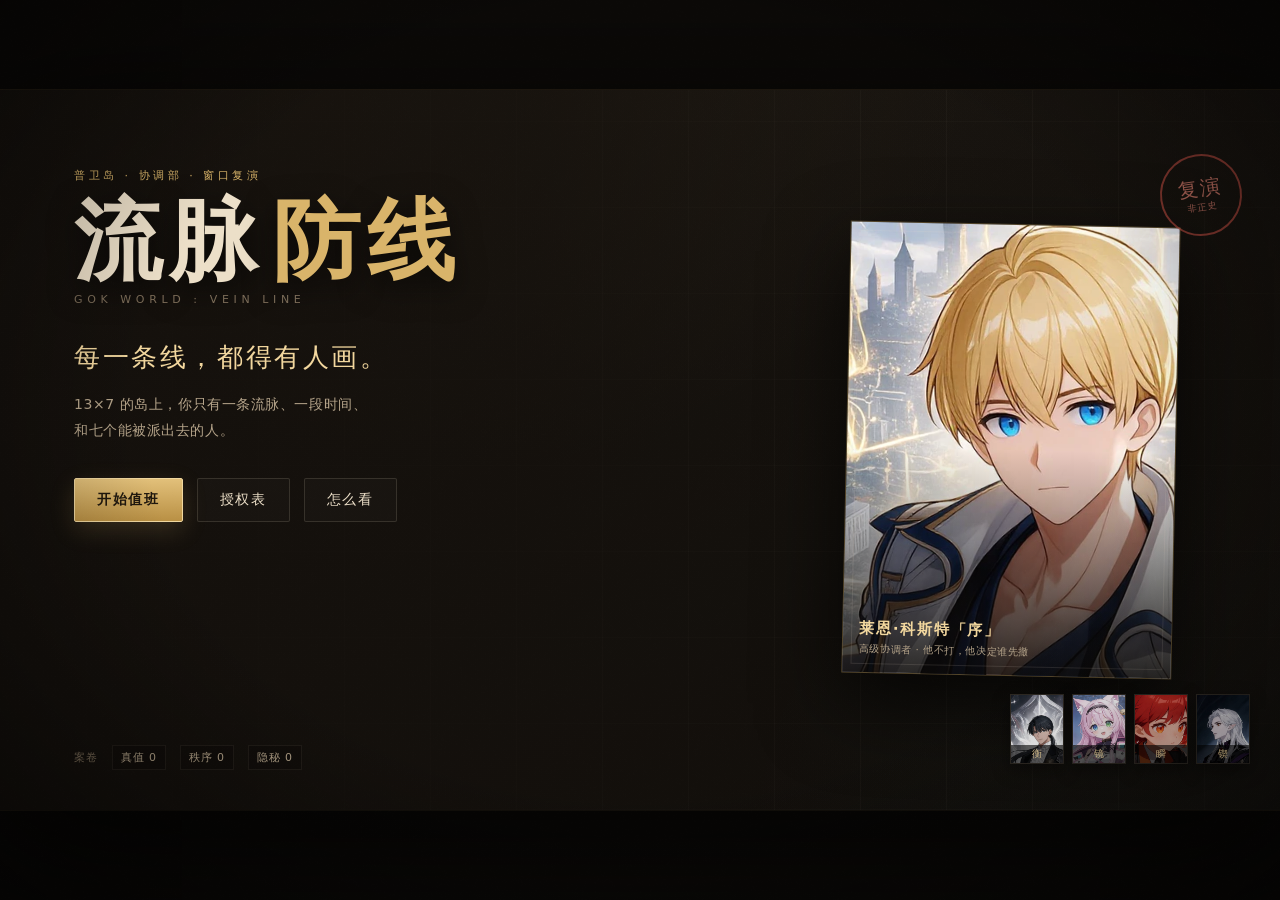
<file: demo/defense/index.html>
<!DOCTYPE html>
<html lang="zh-CN">
<head>
<meta charset="utf-8">
<meta name="viewport" content="width=device-width, initial-scale=1">
<title>流脉防线 · 戈克世界</title>
<link rel="icon" href="data:,">
<link rel="stylesheet" href="style.css">
</head>
<body>
<div id="app">

  <!-- 标题 -->
  <section id="screen-title" class="screen active">
    <div class="title-bg"></div>
    <div class="title-left">
      <div class="kicker">普卫岛 · 协调部 · 窗口复演</div>
      <h1>流脉<span>防线</span></h1>
      <div class="title-en">GOK WORLD : VEIN LINE</div>
      <p class="title-pitch">每一条线，都得有人画。</p>
      <p class="title-sub">13×7 的岛上，你只有一条流脉、一段时间、<br>和七个能被派出去的人。</p>
      <div class="title-actions">
        <button id="btn-start" class="btn primary">开始值班</button>
        <button id="btn-auth" class="btn ghost">授权表</button>
        <button id="btn-rules" class="btn ghost">怎么看</button>
      </div>
      <div class="title-meta">
        <span>案卷</span>
        <b id="meta-truth">真值 0</b><b id="meta-order">秩序 0</b><b id="meta-seal">隐秘 0</b>
      </div>
    </div>
    <div class="title-right">
      <div class="title-portrait">
        <img src="assets/units/莱恩.webp" alt="莱恩">
        <div class="portrait-caption"><b>莱恩·科斯特「序」</b><span>高级协调者 · 他不打，他决定谁先撤</span></div>
      </div>
      <div class="title-cards">
        <div class="mini-card"><img src="assets/units/艾德里克.webp" alt=""><span>衡</span></div>
        <div class="mini-card"><img src="assets/units/希斯蒂娜.webp" alt=""><span>镜</span></div>
        <div class="mini-card"><img src="assets/units/提蒙.webp" alt=""><span>瞬</span></div>
        <div class="mini-card"><img src="assets/units/维里欧斯.webp" alt=""><span>锲</span></div>
      </div>
      <div class="title-stamp">复演<br><small>非正史</small></div>
    </div>
  </section>

  <!-- 选关 -->
  <section id="screen-select" class="screen">
    <header class="select-head">
      <div>
        <div class="kicker">协调部 · 值班室</div>
        <h2>窗口表</h2>
      </div>
      <div class="select-meta">
        <span>案卷 <b id="meta-truth-2">真值 0</b> / <b id="meta-order-2">秩序 0</b> / <b id="meta-seal-2">隐秘 0</b></span>
        <button id="btn-back-title" class="btn ghost small">回值班室</button>
      </div>
    </header>
    <div id="stage-list"></div>
    <div class="select-tips">
      <div><b>接入</b><span>点值守 → 点格子 → 选朝向</span></div>
      <div><b>窗口</b><span>秒是货币：强接 −8 / 改道 −15</span></div>
      <div><b>案卷</b><span>打完三选一，选的是解释权</span></div>
    </div>
    <div class="select-foot">窗口复演 · 结果不进正史，但会被六部门读到。 · v0.1 原型</div>
  </section>

  <!-- 战斗 -->
  <section id="screen-battle" class="screen">
    <header id="topbar">
      <div class="top-left">
        <div class="stage-code" id="stage-code">序-1</div>
        <div class="stage-title" id="stage-title">值班表</div>
        <div class="stage-sub">窗口复演 · T-0000</div>
      </div>
      <div class="top-center">
        <div id="timer">03:00</div>
        <div class="timer-sub">
          <span id="timer-label">窗口</span>
          <div class="window-bar"><i id="window-fill"></i></div>
        </div>
      </div>
      <div class="top-right">
        <div id="instability" class="meter hidden">
          <span>失稳</span><div class="meter-bar"><i id="instability-fill"></i></div><b id="instability-num">0</b>
        </div>
        <button id="btn-pause" class="icon-btn" title="暂停（Space）">Ⅱ</button>
        <button id="btn-speed" class="icon-btn" title="倍速">1×</button>
        <button id="btn-sound" class="icon-btn" title="声音">♪</button>
        <button id="btn-help" class="icon-btn" title="规则">?</button>
      </div>
    </header>

    <div id="stage-body">
      <aside id="roster">
        <div class="panel-title">值守编组 <span id="roster-count">3/3</span></div>
        <div id="cards"></div>
        <div class="roster-note" id="roster-note">接入不消耗“能量”，只占通道带宽。撤除返还 30%。</div>
        <div class="legend">
          <span><i class="dot ground"></i>地面</span>
          <span><i class="dot platform"></i>台面</span>
          <span><i class="dot vein"></i>脉点</span>
          <span><i class="dot gate"></i>脉闸</span>
        </div>
      </aside>

      <main id="board-wrap">
        <canvas id="board"></canvas>
        <div id="board-top">
          <div id="star-chips"></div>
          <div id="objective-chip">目标</div>
        </div>
        <div id="guide" class="hidden"></div>
        <div id="toast"></div>
        <div id="tooltip"></div>
        <div id="deploy-hint" class="hidden">选择朝向</div>
      </main>
    </div>

    <footer id="bottombar">
      <div id="quota-panel">
        <div class="quota-label">配额 <span id="quota-rate">+0.9/s</span></div>
        <div class="quota-value"><b id="quota-num">18</b><span>/99</span></div>
        <div class="quota-bar"><i id="quota-fill"></i></div>
        <div class="upkeep-line" id="upkeep-line"></div>
      </div>
      <div id="actions">
        <div id="action-empty">点左侧值守 → 点格子 → 选朝向</div>
      </div>
      <div id="command-panel">
        <div class="panel-title">指挥「协调」</div>
        <div id="command-buttons"></div>
      </div>
    </footer>
  </section>

  <div id="modal" class="hidden"><div id="modal-card"></div></div>
</div>

<div id="grain"></div>
<div id="vignette"></div>

<script src="data.js"></script>
<script src="game.js"></script>
</body>
</html>
</file>
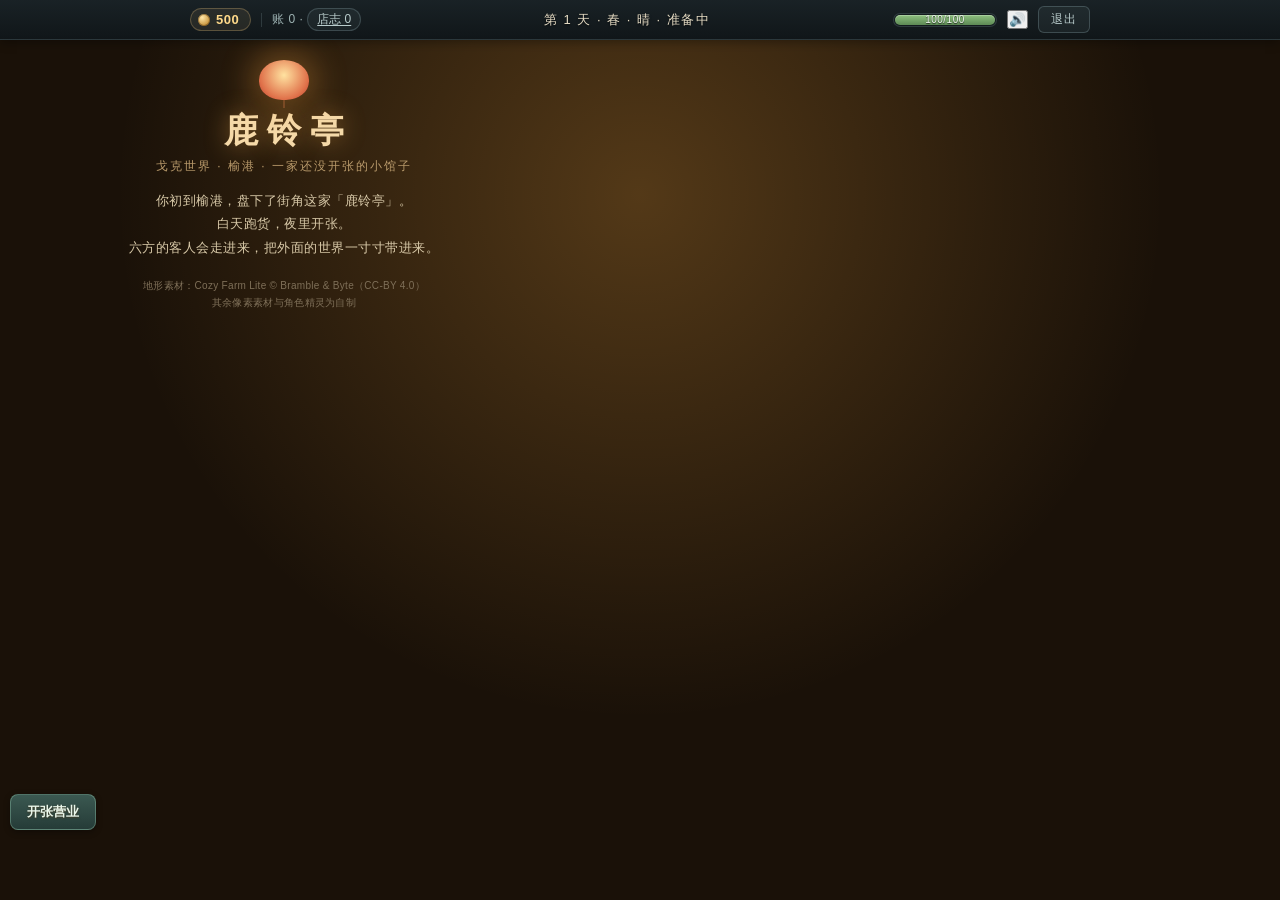
<file: demo/luling/index.html>
<!DOCTYPE html>
<html lang="zh-CN">
<head>
<meta charset="UTF-8">
<meta name="viewport" content="width=device-width, initial-scale=1, maximum-scale=1, user-scalable=no, viewport-fit=cover">
<meta name="theme-color" content="#171e21">
<title>戈克世界·鹿铃亭</title>
<link rel="stylesheet" href="css/main.css?v=2026111501">
</head>
<body>
<div id="app">
  <!-- 顶栏：金币 / 日期 / 体力（M5.1 星露谷式） -->
  <header id="hud">
    <div class="hud-left">
      <span class="hud-coin"><i class="coin-dot"></i><b id="hud-money">500</b></span>
      <span class="hud-sep"></span>
      <span id="hud-fame" class="hud-fame">账 0</span>
    </div>
    <div id="hud-day" class="hud-date">第 1 天 · 春 · 晴</div>
    <div class="hud-right">
      <div class="hud-stam" title="体力">
        <i id="hud-stam-fill"></i>
        <span id="hud-stam-text">100/100</span>
      </div>
      <button id="hud-mute" class="hud-sound" data-act="toggle-muted" title="声音">🔊</button>
      <button id="hud-quit" data-act="quit">退出</button>
    </div>
  </header>

  <main id="scene">
    <canvas id="map" class="hidden"></canvas>
    <canvas id="shop" class="hidden"></canvas>
    <div id="scene-dom"></div>
    <div id="map-hint" class="hidden"></div>
    <!-- 右侧日子卡（M5.1） -->
    <aside id="daycard" class="hidden"></aside>
    <!-- 底部快捷栏（M5.1） -->
    <div id="hotbar" class="hidden"></div>
    <!-- 右下功能键组（M5.1） -->
    <div id="fnkeys" class="hidden"></div>
  </main>

  <footer id="actions"></footer>
</div>
<div id="modal" class="hidden"><div id="modal-box"></div></div>
<div id="rotate-hint">
  <div class="rotate-phone"></div>
  <p class="rotate-title">请把手机横过来</p>
  <p class="rotate-sub">鹿铃亭要横着开门</p>
</div>
<script src="js/data.js?v=2026111501"></script>
<script src="js/state.js?v=2026111501"></script>
<script src="js/sfx.js?v=2026111501"></script>
<script src="js/map.js?v=2026111501"></script>
<script src="js/shop.js?v=2026111501"></script>
<script src="js/game.js?v=2026111501"></script>
</body>
</html>
</file>
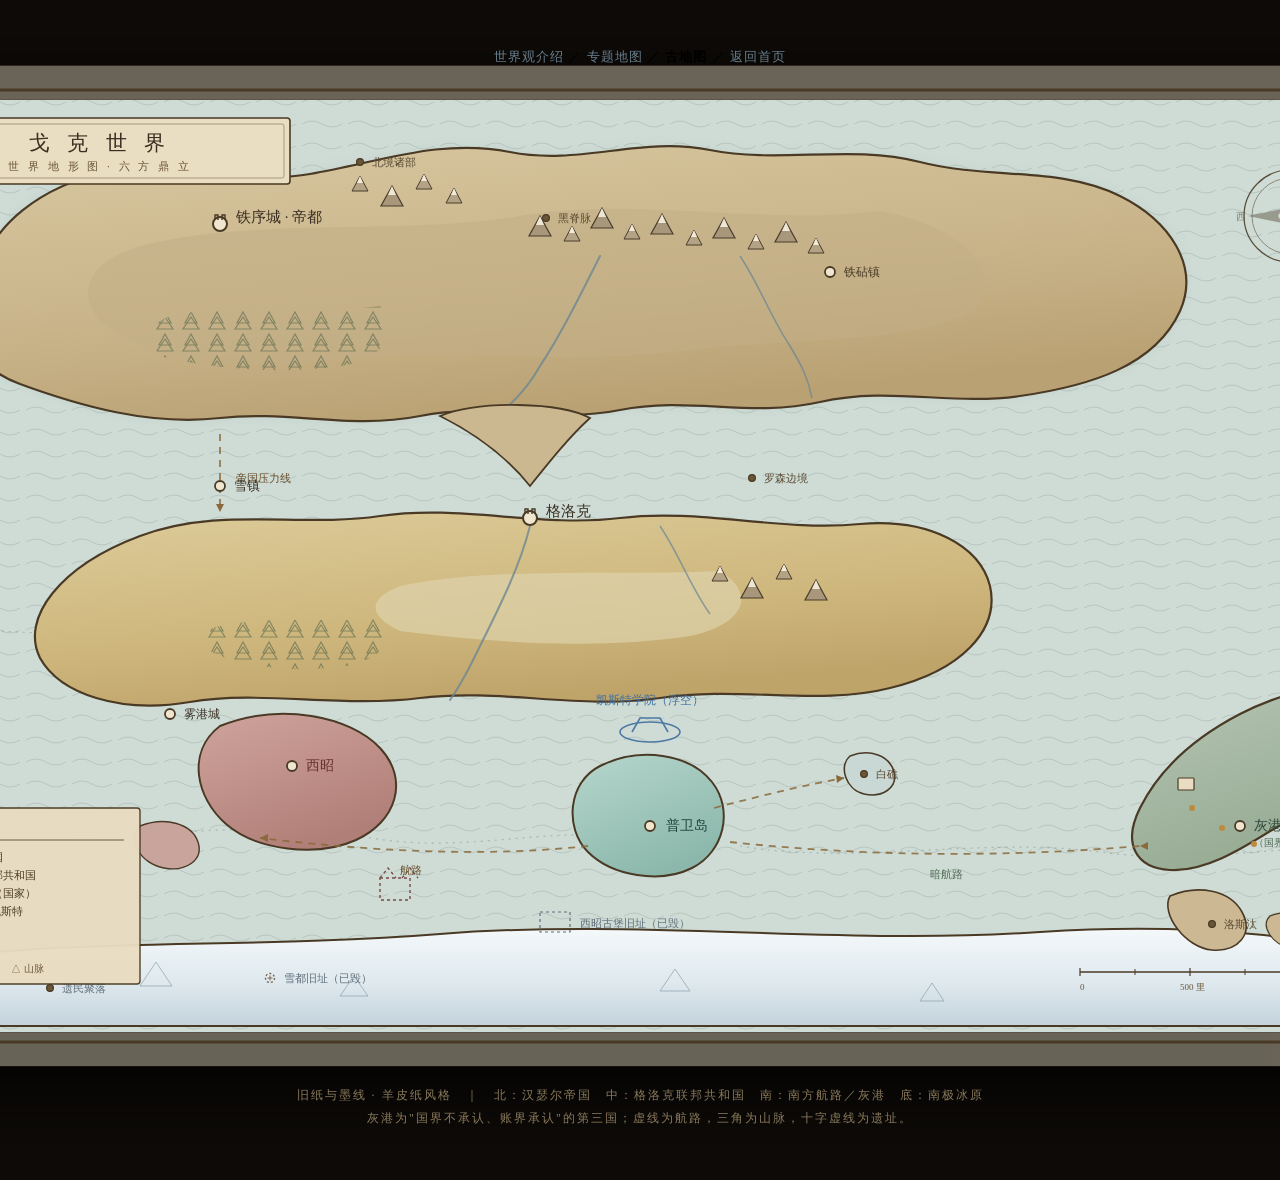
<file: ancient.html>
<!DOCTYPE html>
<html lang="zh-CN">
<head>
<meta charset="UTF-8">
<meta name="viewport" content="width=device-width, initial-scale=1.0">
<link rel="icon" href="favicon.svg" type="image/svg+xml">
<title>戈克世界 · 世界地形图（古地图版）</title>
<style>
  *{margin:0;padding:0;box-sizing:border-box}
  body{
    background:#0e0b08;
    display:flex;flex-direction:column;align-items:center;
    padding:30px 16px 50px;overflow-x:auto;min-height:100vh;
    font-family:"STKaiti","KaiTi","楷体","Microsoft YaHei",serif;
  }
  .frame{
    width:1600px;height:1000px;flex-shrink:0;
    border-radius:6px;overflow:hidden;
    box-shadow:0 24px 80px rgba(0,0,0,.85), 0 0 0 1px rgba(200,170,110,.25);
  }
  svg{display:block;width:100%;height:100%}
  .caption{
    margin-top:18px;font-size:12px;letter-spacing:2px;color:#8a7a5c;
    text-align:center;line-height:1.9;max-width:900px;
  }
</style>
</head>
<body>

<nav style="max-width:1100px;margin:18px auto 0;padding:0 24px;font-size:13px;letter-spacing:.08em"><a href="lore.html" style="color:#7d97a8;text-decoration:none">世界观介绍</a> ／ <a href="atlas.html" style="color:#7d97a8;text-decoration:none">专题地图</a> ／ <b>古地图</b> ／ <a href="index.html" style="color:#7d97a8;text-decoration:none">返回首页</a></nav>

<div class="frame">
<svg viewBox="0 0 1600 1000" preserveAspectRatio="xMidYMid meet">
  <defs>
    <!-- 纸张纹理 -->
    <filter id="paper" x="-5%" y="-5%" width="110%" height="110%">
      <feTurbulence type="fractalNoise" baseFrequency="0.75" numOctaves="4" result="n"/>
      <feColorMatrix type="saturate" values="0" in="n" result="g"/>
      <feComponentTransfer in="g" result="a">
        <feFuncA type="linear" slope="0.5"/>
      </feComponentTransfer>
      <feComposite in="a" in2="SourceGraphic" operator="in" result="t"/>
      <feBlend in="SourceGraphic" in2="t" mode="multiply"/>
    </filter>

    <!-- 海岸晕染 -->
    <filter id="soft" x="-20%" y="-20%" width="140%" height="140%">
      <feGaussianBlur stdDeviation="6"/>
    </filter>
    <filter id="soft2" x="-20%" y="-20%" width="140%" height="140%">
      <feGaussianBlur stdDeviation="2.5"/>
    </filter>

    <!-- 地形渐变 -->
    <linearGradient id="gEmpire" x1="0" y1="0" x2="0.4" y2="1">
      <stop offset="0%" stop-color="#d8c7a0"/>
      <stop offset="60%" stop-color="#c9b48a"/>
      <stop offset="100%" stop-color="#b9a173"/>
    </linearGradient>
    <linearGradient id="gRepublic" x1="0" y1="0" x2="0.4" y2="1">
      <stop offset="0%" stop-color="#dccb9a"/>
      <stop offset="60%" stop-color="#cfb87e"/>
      <stop offset="100%" stop-color="#bfa46a"/>
    </linearGradient>
    <linearGradient id="gIce" x1="0" y1="0" x2="0" y2="1">
      <stop offset="0%" stop-color="#f4f8fa"/>
      <stop offset="55%" stop-color="#dfe9ee"/>
      <stop offset="100%" stop-color="#c3d3dc"/>
    </linearGradient>
    <linearGradient id="gPus" x1="0" y1="0" x2="0.5" y2="1">
      <stop offset="0%" stop-color="#b6d6cc"/>
      <stop offset="100%" stop-color="#8cb8ac"/>
    </linearGradient>
    <linearGradient id="gXizhao" x1="0" y1="0" x2="0.5" y2="1">
      <stop offset="0%" stop-color="#cfa49c"/>
      <stop offset="100%" stop-color="#b07f78"/>
    </linearGradient>
    <linearGradient id="gGrey" x1="0" y1="0" x2="0.5" y2="1">
      <stop offset="0%" stop-color="#b9c9b6"/>
      <stop offset="100%" stop-color="#93a891"/>
    </linearGradient>

    <!-- 海洋波纹 -->
    <pattern id="waves" width="46" height="22" patternUnits="userSpaceOnUse">
      <path d="M 2 14 Q 12 8 22 14 T 42 14" fill="none" stroke="#8a9a95" stroke-width="1" opacity=".35"/>
    </pattern>

    <!-- 森林 -->
    <pattern id="trees" width="26" height="22" patternUnits="userSpaceOnUse">
      <g fill="none" stroke="#5d6b4e" stroke-width="1.2" opacity=".65">
        <path d="M 13 4 L 7 15 L 19 15 Z"/>
        <path d="M 13 9 L 5 21 L 21 21 Z"/>
      </g>
    </pattern>

    <!-- 山 -->
    <g id="mt">
      <path d="M 0 0 L -11 20 L 11 20 Z" fill="#a8977a" stroke="#4a3c2b" stroke-width="1.2"/>
      <path d="M 0 0 L -4 9 L 4 9 Z" fill="#efe7d6" stroke="none"/>
    </g>
    <g id="mt2">
      <path d="M 0 0 L -8 15 L 8 15 Z" fill="#b3a284" stroke="#4a3c2b" stroke-width="1"/>
      <path d="M 0 0 L -3 7 L 3 7 Z" fill="#f2ead9" stroke="none"/>
    </g>
  </defs>

  <!-- ============ 纸张底 ============ -->
  <rect width="1600" height="1000" fill="#e9ddc2"/>
  <rect width="1600" height="1000" filter="url(#paper)" opacity=".55"/>

  <!-- ============ 边框 ============ -->
  <rect x="24" y="24" width="1552" height="952" fill="none" stroke="#4a3a25" stroke-width="3"/>
  <rect x="34" y="34" width="1532" height="932" fill="none" stroke="#4a3a25" stroke-width="1" opacity=".7"/>
  <!-- 角花 -->
  <g fill="none" stroke="#4a3a25" stroke-width="1.6" opacity=".85">
    <path d="M 24 66 Q 44 44 66 24"/>
    <path d="M 1576 66 Q 1556 44 1534 24"/>
    <path d="M 24 934 Q 44 956 66 976"/>
    <path d="M 1576 934 Q 1556 956 1534 976"/>
    <circle cx="40" cy="40" r="3"/>
    <circle cx="1560" cy="40" r="3"/>
    <circle cx="40" cy="960" r="3"/>
    <circle cx="1560" cy="960" r="3"/>
  </g>

  <!-- ============ 海洋 ============ -->
  <rect x="34" y="34" width="1532" height="932" fill="#cfdcd6"/>
  <rect x="34" y="34" width="1532" height="932" fill="url(#waves)"/>
  <!-- 洋流线 -->
  <g fill="none" stroke="#7f918b" stroke-width="1.2" opacity=".5" stroke-dasharray="2 5">
    <path d="M 180 760 C 300 780 420 750 520 770 C 620 790 700 760 780 772"/>
    <path d="M 900 780 C 1020 800 1140 770 1260 786 C 1360 800 1440 776 1500 786"/>
    <path d="M 120 560 C 240 580 360 548 480 566"/>
  </g>

  <!-- ============ 北方大陆（帝国） ============ -->
  <!-- 海岸晕 -->
  <path d="M 140,210
    C 150,160 200,120 270,105 C 340,90 400,120 470,108
    C 540,96 600,72 670,86 C 740,100 800,70 870,84
    C 940,98 1010,78 1080,96 C 1150,114 1220,100 1280,130
    C 1330,155 1360,200 1340,245 C 1315,300 1250,320 1180,330
    C 1110,340 1050,320 980,336 C 910,352 850,330 780,344
    C 710,358 650,336 580,350 C 510,364 450,344 380,352
    C 310,360 240,340 180,318 C 130,300 120,260 140,210 Z"
    fill="#b9c9c2" filter="url(#soft)" opacity=".55"/>
  <!-- 大陆主体 -->
  <path d="M 140,210
    C 150,160 200,120 270,105 C 340,90 400,120 470,108
    C 540,96 600,72 670,86 C 740,100 800,70 870,84
    C 940,98 1010,78 1080,96 C 1150,114 1220,100 1280,130
    C 1330,155 1360,200 1340,245 C 1315,300 1250,320 1180,330
    C 1110,340 1050,320 980,336 C 910,352 850,330 780,344
    C 710,358 650,336 580,350 C 510,364 450,344 380,352
    C 310,360 240,340 180,318 C 130,300 120,260 140,210 Z"
    fill="url(#gEmpire)" stroke="#4a3a25" stroke-width="2.2"/>
  <!-- 内陆高地 -->
  <path d="M 300,180 C 420,150 560,170 680,150 C 800,130 920,160 1040,145 C 1120,160 1160,200 1140,240 C 1080,280 960,270 840,285 C 720,300 600,280 480,295 C 380,306 300,290 260,255 C 235,225 250,195 300,180 Z"
    fill="#c4b088" opacity=".55"/>
  <!-- 森林 -->
  <path d="M 330,250 C 400,235 470,250 540,240 C 560,270 540,295 500,300 C 430,310 360,300 320,290 C 305,272 310,258 330,250 Z" fill="url(#trees)"/>
  <!-- 山脉：黑脊脉 -->
  <g>
    <use href="#mt" x="700" y="150"/>
    <use href="#mt2" x="732" y="160"/>
    <use href="#mt" x="762" y="142"/>
    <use href="#mt2" x="792" y="158"/>
    <use href="#mt" x="822" y="148"/>
    <use href="#mt2" x="854" y="164"/>
    <use href="#mt" x="884" y="152"/>
    <use href="#mt2" x="916" y="168"/>
    <use href="#mt" x="946" y="156"/>
    <use href="#mt2" x="976" y="172"/>
  </g>
  <!-- 北境山脉 -->
  <g>
    <use href="#mt2" x="520" y="110"/>
    <use href="#mt" x="552" y="120"/>
    <use href="#mt2" x="584" y="108"/>
    <use href="#mt2" x="614" y="122"/>
  </g>
  <!-- 河流 -->
  <path d="M 760,190 C 740,230 720,270 700,300 C 690,318 680,330 664,344"
    fill="none" stroke="#6d8792" stroke-width="2" stroke-linecap="round" opacity=".8"/>
  <path d="M 900,190 C 920,220 930,250 950,280 C 962,300 968,312 972,332"
    fill="none" stroke="#6d8792" stroke-width="1.6" opacity=".75"/>

  <!-- ============ 中部大陆（共和国） ============ -->
  <path d="M 300,470
    C 380,440 460,462 540,450 C 620,438 700,462 780,452
    C 860,442 940,466 1020,458 C 1090,452 1140,480 1150,520
    C 1160,565 1120,605 1050,622 C 980,640 900,620 820,632
    C 740,644 660,622 580,632 C 500,642 420,624 350,636
    C 280,648 220,628 200,592 C 180,552 220,500 300,470 Z"
    fill="url(#gRepublic)" stroke="#4a3a25" stroke-width="2.2"/>
  <!-- 农田 -->
  <path d="M 560,520 C 660,500 780,510 880,505 C 920,530 900,560 850,570 C 750,585 640,575 560,565 C 525,548 530,532 560,520 Z"
    fill="#dfd3ad" opacity=".7"/>
  <!-- 森林 -->
  <path d="M 380,560 C 440,548 500,558 540,552 C 555,575 540,595 505,600 C 450,608 400,600 370,585 C 358,572 362,564 380,560 Z" fill="url(#trees)"/>
  <!-- 山脉（南部丘陵） -->
  <g>
    <use href="#mt2" x="880" y="500"/>
    <use href="#mt" x="912" y="512"/>
    <use href="#mt2" x="944" y="498"/>
    <use href="#mt" x="976" y="514"/>
  </g>
  <!-- 河流 -->
  <path d="M 690,460 C 680,500 660,540 640,580 C 628,605 620,620 610,634"
    fill="none" stroke="#6d8792" stroke-width="2" stroke-linecap="round" opacity=".8"/>
  <path d="M 820,460 C 840,490 850,520 870,548"
    fill="none" stroke="#6d8792" stroke-width="1.6" opacity=".7"/>
  <!-- 地峡 -->
  <path d="M 600,350 C 640,370 670,395 690,420 C 710,395 730,370 750,352 C 720,336 640,334 600,350 Z"
    fill="#cbb891" stroke="#4a3a25" stroke-width="1.8"/>

  <!-- ============ 南极大陆 ============ -->
  <path d="M 60,900 C 200,870 400,884 600,868 C 800,852 1000,880 1200,866 C 1360,856 1500,872 1540,896 L 1540,960 L 60,960 Z"
    fill="url(#gIce)" stroke="#4a3a25" stroke-width="2"/>
  <g stroke="#8aa0ad" stroke-width="1" fill="none" opacity=".7">
    <path d="M 300 920 l 16 -24 l 16 24 Z"/>
    <path d="M 500 930 l 14 -20 l 14 20 Z"/>
    <path d="M 820 925 l 15 -22 l 15 22 Z"/>
    <path d="M 1080 935 l 12 -18 l 12 18 Z"/>
  </g>

  <!-- ============ 普卫岛 ============ -->
  <path d="M 760,700 C 800,680 850,688 872,716 C 894,744 884,786 852,802 C 820,818 772,810 748,786 C 724,762 728,716 760,700 Z"
    fill="url(#gPus)" stroke="#4a3a25" stroke-width="2"/>
  <!-- 浮空学院 -->
  <g fill="none" stroke="#3f6f9e" stroke-width="1.6" opacity=".9">
    <ellipse cx="810" cy="666" rx="30" ry="10"/>
    <path d="M 792,666 l 8,-14 l 20,0 l 8,14"/>
  </g>
  <text x="810" y="638" text-anchor="middle" font-size="12" fill="#3f6f9e">凯斯特学院（浮空）</text>

  <!-- 白礁 -->
  <path d="M 1010,690 C 1030,682 1050,690 1054,706 C 1058,722 1042,732 1024,728 C 1006,724 998,700 1010,690 Z"
    fill="#c9d8d4" stroke="#4a3a25" stroke-width="1.6"/>

  <!-- ============ 西昭 ============ -->
  <path d="M 380,660 C 440,636 510,650 540,682 C 570,714 556,756 516,774 C 476,792 416,784 386,758 C 356,732 346,686 380,660 Z"
    fill="url(#gXizhao)" stroke="#4a3a25" stroke-width="2"/>
  <path d="M 300,760 C 326,750 352,758 358,776 C 364,794 346,806 324,802 C 300,798 286,772 300,760 Z"
    fill="#c9a49c" stroke="#4a3a25" stroke-width="1.4"/>
  <!-- 西昭古堡旧址（南极边） -->
  <g fill="none" stroke="#7a4a44" stroke-width="1.4" stroke-dasharray="3 3">
    <rect x="540" y="812" width="30" height="22"/>
    <path d="M 540,812 l 8,-10 l 8,10 M 562,812 l 8,-10 l 8,10"/>
  </g>

  <!-- ============ 灰港半岛 ============ -->
  <path d="M 1600,600 C 1520,608 1450,622 1400,648 C 1350,674 1318,706 1300,742
    C 1282,778 1296,802 1330,804 C 1364,806 1400,784 1432,764
    C 1478,736 1540,726 1600,718 Z"
    fill="url(#gGrey)" stroke="#4a3a25" stroke-width="2.2"/>
  <!-- 灯柱 -->
  <g fill="#c08a3e">
    <circle cx="1352" cy="742" r="3"/>
    <circle cx="1382" cy="762" r="3"/>
    <circle cx="1414" cy="778" r="3"/>
    <circle cx="1448" cy="764" r="3"/>
    <circle cx="1482" cy="750" r="3"/>
  </g>
  <!-- 悬赏榜小图标 -->
  <g fill="#e8ddc2" stroke="#4a3a25" stroke-width="1.2">
    <rect x="1338" y="712" width="16" height="12" rx="1"/>
  </g>

  <!-- ============ 洛斯汰 ============ -->
  <path d="M 1330,830 C 1358,818 1390,824 1402,846 C 1414,868 1398,886 1372,884 C 1346,882 1320,848 1330,830 Z"
    fill="#cdb894" stroke="#4a3a25" stroke-width="1.6"/>
  <path d="M 1430,850 C 1450,842 1470,848 1476,862 C 1482,876 1468,886 1450,882 C 1432,878 1420,860 1430,850 Z"
    fill="#cdb894" stroke="#4a3a25" stroke-width="1.2"/>

  <!-- ============ 航路 ============ -->
  <g fill="none" stroke="#8a6a3a" stroke-width="1.8" stroke-dasharray="7 6" opacity=".85">
    <!-- 帝国压力线 -->
    <path d="M 380,368 L 380,446"/>
    <!-- 普卫岛 → 雾港城 -->
    <path d="M 748,780 C 640,792 520,784 420,772"/>
    <!-- 普卫岛 → 白礁 -->
    <path d="M 874,742 C 920,730 960,720 1004,712"/>
    <!-- 普卫岛 → 灰港（暗航路） -->
    <path d="M 890,776 C 1020,790 1160,792 1300,780"/>
  </g>
  <!-- 航路箭头 -->
  <g fill="#8a6a3a">
    <path d="M 380,446 l -4,-8 l 8,0 Z"/>
    <path d="M 420,772 l 8,-4 l 0,8 Z"/>
    <path d="M 1004,712 l -8,-3 l 1,8 Z"/>
    <path d="M 1300,780 l 8,-4 l 0,8 Z"/>
  </g>
  <text x="396" y="416" font-size="11" fill="#6a4f2c">帝国压力线</text>
  <text x="560" y="808" font-size="11" fill="#6a4f2c">航路</text>
  <text x="1090" y="812" font-size="11" fill="#4f6a55">暗航路</text>

  <!-- ============ 城市 ============ -->
  <!-- 都城图标：带城墙的圆 -->
  <g id="capital">
    <circle r="7" fill="#f0e6cf" stroke="#4a3a25" stroke-width="2"/>
    <path d="M -5,-4 l 0,-5 l 3,0 l 0,5 M 2,-4 l 0,-5 l 3,0 l 0,5" fill="none" stroke="#4a3a25" stroke-width="1.4"/>
  </g>
  <g id="cityDot">
    <circle r="5" fill="#f0e6cf" stroke="#4a3a25" stroke-width="1.8"/>
  </g>
  <g id="townDot">
    <circle r="3.4" fill="#6a5536" stroke="#4a3a25" stroke-width="1.2"/>
  </g>
  <g id="ruinDot">
    <circle r="4.5" fill="none" stroke="#7a6750" stroke-width="1.4" stroke-dasharray="2 2"/>
    <path d="M -2.5,0 l 5,0 M 0,-2.5 l 0,5" stroke="#7a6750" stroke-width="1"/>
  </g>

  <!-- 帝国 -->
  <use href="#capital" x="380" y="158"/>
  <text x="396" y="156" font-size="15" fill="#3a2f22">铁序城 · 帝都</text>
  <use href="#townDot" x="706" y="152"/>
  <text x="718" y="156" font-size="11" fill="#5a4a33">黑脊脉</text>
  <use href="#cityDot" x="990" y="206"/>
  <text x="1004" y="210" font-size="12" fill="#4a3a25">铁砧镇</text>
  <use href="#townDot" x="520" y="96"/>
  <text x="532" y="100" font-size="11" fill="#5a4a33">北境诸部</text>

  <!-- 共和国 -->
  <use href="#cityDot" x="380" y="420"/>
  <text x="394" y="424" font-size="13" fill="#3a2f22">雪镇</text>
  <use href="#capital" x="690" y="452"/>
  <text x="706" y="450" font-size="15" fill="#3a2f22">格洛克</text>
  <use href="#townDot" x="912" y="412"/>
  <text x="924" y="416" font-size="11" fill="#5a4a33">罗森边境</text>

  <!-- 南方 -->
  <use href="#cityDot" x="330" y="648"/>
  <text x="344" y="652" font-size="12" fill="#3a2f22">雾港城</text>
  <use href="#cityDot" x="810" y="760"/>
  <text x="826" y="764" font-size="14" fill="#24483f">普卫岛</text>
  <use href="#townDot" x="1024" y="708"/>
  <text x="1036" y="712" font-size="11" fill="#5a4a33">白礁</text>
  <use href="#cityDot" x="452" y="700"/>
  <text x="466" y="704" font-size="14" fill="#6b3430">西昭</text>
  <use href="#cityDot" x="1400" y="760"/>
  <text x="1414" y="764" font-size="14" fill="#2f4a3a">灰港</text>
  <text x="1414" y="780" font-size="10" fill="#4f6a55">（国界不承认）</text>
  <use href="#townDot" x="1372" y="858"/>
  <text x="1384" y="862" font-size="11" fill="#5a4a33">洛斯汰</text>

  <!-- 南极遗址 -->
  <use href="#ruinDot" x="430" y="912"/>
  <text x="444" y="916" font-size="11" fill="#5f6f7a">雪都旧址（已毁）</text>
  <g>
    <rect x="700" y="846" width="30" height="20" fill="none" stroke="#5f6f7a" stroke-width="1.2" stroke-dasharray="3 3"/>
    <text x="740" y="861" font-size="11" fill="#5f6f7a">西昭古堡旧址（已毁）</text>
  </g>
  <use href="#townDot" x="210" y="922"/>
  <text x="222" y="926" font-size="11" fill="#5f6f7a">遗民聚落</text>

  <!-- ============ 罗盘玫瑰 ============ -->
  <g transform="translate(1450,150)" opacity=".9">
    <circle r="46" fill="none" stroke="#4a3a25" stroke-width="1.2"/>
    <circle r="38" fill="none" stroke="#4a3a25" stroke-width=".8" opacity=".7"/>
    <g fill="#4a3a25">
      <path d="M 0,-42 L 7,-8 L 0,-12 L -7,-8 Z"/>
      <path d="M 0,42 L 7,8 L 0,12 L -7,8 Z" opacity=".45"/>
      <path d="M -42,0 L -8,7 L -12,0 L -8,-7 Z" opacity=".45"/>
      <path d="M 42,0 L 8,7 L 12,0 L 8,-7 Z" opacity=".45"/>
    </g>
    <text x="0" y="-52" text-anchor="middle" font-size="12" fill="#4a3a25">北</text>
    <text x="0" y="58" text-anchor="middle" font-size="10" fill="#4a3a25" opacity=".6">南</text>
    <text x="54" y="4" font-size="10" fill="#4a3a25" opacity=".6">东</text>
    <text x="-54" y="4" font-size="10" fill="#4a3a25" opacity=".6">西</text>
  </g>

  <!-- ============ 标题框 ============ -->
  <g>
    <rect x="70" y="52" width="380" height="66" rx="3" fill="#e9ddc2" stroke="#4a3a25" stroke-width="1.6"/>
    <rect x="76" y="58" width="368" height="54" rx="2" fill="none" stroke="#4a3a25" stroke-width=".7" opacity=".6"/>
    <text x="260" y="84" text-anchor="middle" font-size="21" letter-spacing="6" fill="#3a2f22">戈 克 世 界</text>
    <text x="260" y="104" text-anchor="middle" font-size="11" letter-spacing="3" fill="#6a5536">世 界 地 形 图 · 六 方 鼎 立</text>
  </g>

  <!-- ============ 图例框 ============ -->
  <g>
    <rect x="70" y="742" width="230" height="176" rx="3" fill="#e9ddc2" stroke="#4a3a25" stroke-width="1.4" opacity=".96"/>
    <text x="86" y="766" font-size="13" letter-spacing="2" fill="#3a2f22">图　例</text>
    <line x1="86" y1="774" x2="284" y2="774" stroke="#4a3a25" stroke-width=".8"/>
    <g font-size="11" fill="#4a3a25">
      <rect x="86" y="786" width="14" height="9" fill="#c9b48a" stroke="#4a3a25" stroke-width=".8"/><text x="108" y="795">汉瑟尔帝国</text>
      <rect x="86" y="804" width="14" height="9" fill="#cfb87e" stroke="#4a3a25" stroke-width=".8"/><text x="108" y="813">格洛克联邦共和国</text>
      <rect x="86" y="822" width="14" height="9" fill="#93a891" stroke="#4a3a25" stroke-width=".8"/><text x="108" y="831">灰港同盟（国家）</text>
      <rect x="86" y="840" width="14" height="9" fill="#8cb8ac" stroke="#4a3a25" stroke-width=".8"/><text x="108" y="849">普卫岛 / 凯斯特</text>
      <rect x="86" y="858" width="14" height="9" fill="#b07f78" stroke="#4a3a25" stroke-width=".8"/><text x="108" y="867">西　昭</text>
      <rect x="86" y="876" width="14" height="9" fill="#dfe9ee" stroke="#4a3a25" stroke-width=".8"/><text x="108" y="885">南极冰原</text>
    </g>
    <g font-size="10" fill="#6a5536">
      <text x="86" y="906">⋯ 航路 / 暗航路　　△ 山脉</text>
    </g>
  </g>

  <!-- ============ 比例尺 ============ -->
  <g transform="translate(1240,906)" stroke="#4a3a25" fill="#4a3a25">
    <line x1="0" y1="0" x2="220" y2="0" stroke-width="1.4"/>
    <line x1="0" y1="-4" x2="0" y2="4" stroke-width="1.2"/>
    <line x1="55" y1="-3" x2="55" y2="3" stroke-width="1"/>
    <line x1="110" y1="-4" x2="110" y2="4" stroke-width="1.2"/>
    <line x1="165" y1="-3" x2="165" y2="3" stroke-width="1"/>
    <line x1="220" y1="-4" x2="220" y2="4" stroke-width="1.2"/>
    <text x="0" y="18" font-size="9" fill="#6a5536" stroke="none">0</text>
    <text x="100" y="18" font-size="9" fill="#6a5536" stroke="none">500 里</text>
    <text x="206" y="18" font-size="9" fill="#6a5536" stroke="none">1000 里</text>
  </g>

</svg>
</div>

<div class="caption">
  旧纸与墨线 · 羊皮纸风格　｜　北：汉瑟尔帝国　中：格洛克联邦共和国　南：南方航路／灰港　底：南极冰原<br>
  灰港为"国界不承认、账界承认"的第三国；虚线为航路，三角为山脉，十字虚线为遗址。
</div>

</body>
</html>
</file>
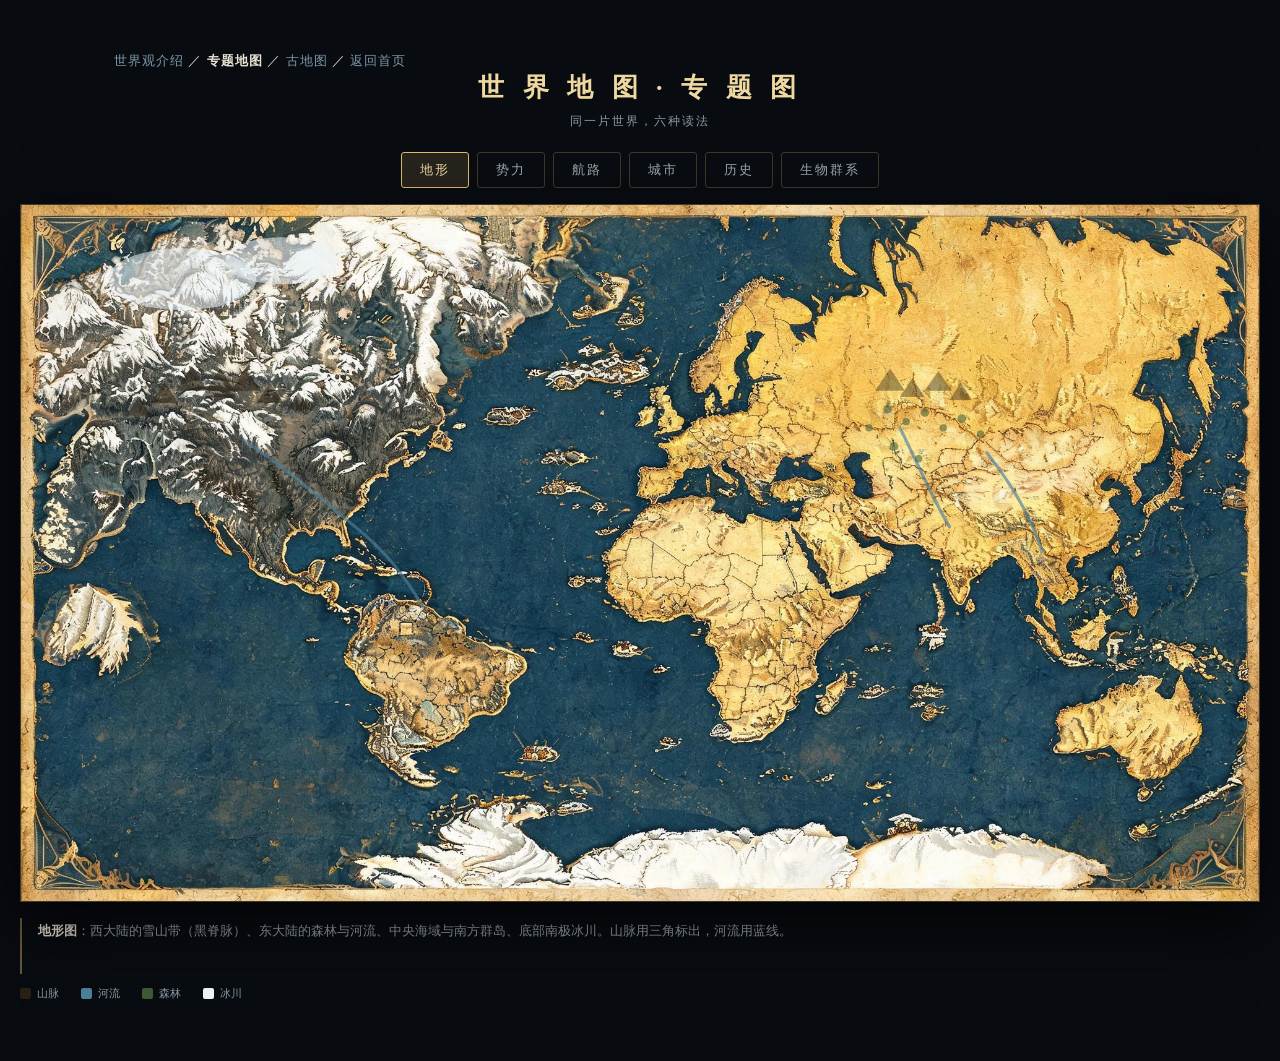
<file: atlas.html>
<!DOCTYPE html>
<html lang="zh-CN">
<head>
<meta charset="UTF-8">
<meta name="viewport" content="width=device-width, initial-scale=1.0">
<link rel="icon" href="favicon.svg" type="image/svg+xml">
<title>戈克世界 · 专题地图</title>
<style>
  *{margin:0;padding:0;box-sizing:border-box}
  body{
    background:#080b10;color:#e8e2d4;
    font-family:"Noto Serif SC","Source Han Serif SC","STSong","SimSun",serif;
    min-height:100vh;padding:34px 20px 60px;overflow-x:auto;
  }
  .wrap{max-width:1400px;margin:0 auto}
  h1{font-size:26px;letter-spacing:6px;color:#f0d9a0;text-align:center}
  .sub{text-align:center;font-size:12px;letter-spacing:2px;color:#8b9aa6;margin-top:8px;margin-bottom:22px}
  .tabs{display:flex;justify-content:center;flex-wrap:wrap;gap:8px;margin-bottom:16px}
  .tabs button{
    background:transparent;color:#9aa7b0;border:1px solid rgba(217,185,106,.25);
    padding:8px 18px;border-radius:3px;font-size:13px;letter-spacing:2px;cursor:pointer;
    font-family:inherit;transition:.25s;
  }
  .tabs button:hover{color:#f0d9a0;border-color:rgba(217,185,106,.6)}
  .tabs button.on{background:rgba(217,185,106,.14);color:#f0d9a0;border-color:#d9b96a}
  .stage{
    position:relative;border:1px solid rgba(217,185,106,.25);
    box-shadow:0 24px 60px rgba(0,0,0,.65);overflow:hidden;background:#0b1016;
  }
  .stage > img{display:block;width:100%}
  .stage > svg{position:absolute;inset:0;width:100%;height:100%}
  .layer{opacity:0;pointer-events:none;transition:opacity .45s ease}
  .layer.on{opacity:1}
  .desc{
    margin-top:16px;font-size:13px;line-height:2;color:#9aa7b0;
    border-left:2px solid rgba(217,185,106,.45);padding-left:16px;min-height:56px;
  }
  .desc b{color:#e8e2d4}
  .legend{
    margin-top:12px;display:flex;flex-wrap:wrap;gap:10px 22px;
    font-size:11px;color:#8b9aa6;
  }
  .legend span{display:flex;align-items:center;gap:6px}
  .sw{width:11px;height:11px;border-radius:2px;display:inline-block}
  @media(max-width:700px){ .tabs button{padding:6px 12px;font-size:12px} }
</style>
</head>
<body>

<nav style="max-width:1100px;margin:18px auto 0;padding:0 24px;font-size:13px;letter-spacing:.08em"><a href="lore.html" style="color:#7d97a8;text-decoration:none">世界观介绍</a> ／ <b>专题地图</b> ／ <a href="ancient.html" style="color:#7d97a8;text-decoration:none">古地图</a> ／ <a href="index.html" style="color:#7d97a8;text-decoration:none">返回首页</a></nav>

<div class="wrap">
  <h1>世 界 地 图 · 专 题 图</h1>
  <div class="sub">同一片世界，六种读法</div>

  <div class="tabs">
    <button class="on" data-i="0">地形</button>
    <button data-i="1">势力</button>
    <button data-i="2">航路</button>
    <button data-i="3">城市</button>
    <button data-i="4">历史</button>
    <button data-i="5">生物群系</button>
  </div>

  <div class="stage">
    <img src="assets/worldmap_ai.webp" alt="戈克世界">
    <svg viewBox="0 0 2000 1125" preserveAspectRatio="none">

      <!-- ============ 1. 地形 ============ -->
      <g class="layer on" data-layer="0">
        <!-- 西大陆雪山带 -->
        <g fill="#2a2115" opacity=".55">
          <path d="M 250,300 l 26,-40 l 26,40 Z"/><path d="M 292,310 l 30,-46 l 30,46 Z"/>
          <path d="M 340,300 l 24,-36 l 24,36 Z"/><path d="M 210,320 l 22,-34 l 22,34 Z"/>
          <path d="M 170,340 l 20,-30 l 20,30 Z"/><path d="M 380,320 l 22,-32 l 22,32 Z"/>
          <path d="M 430,330 l 18,-28 l 18,28 Z"/>
        </g>
        <!-- 东大陆山脉 -->
        <g fill="#2a2115" opacity=".4">
          <path d="M 1380,300 l 24,-36 l 24,36 Z"/><path d="M 1420,310 l 20,-30 l 20,30 Z"/>
          <path d="M 1460,300 l 22,-32 l 22,32 Z"/><path d="M 1500,315 l 18,-28 l 18,28 Z"/>
        </g>
        <!-- 河流（蓝） -->
        <g fill="none" stroke="#4c7f9a" stroke-width="5" stroke-linecap="round" opacity=".65">
          <path d="M 360,380 C 420,420 480,470 540,520 C 590,560 620,600 650,650"/>
          <path d="M 1420,360 C 1450,420 1470,470 1500,520"/>
          <path d="M 1560,400 C 1600,450 1630,500 1650,560"/>
        </g>
        <!-- 森林（绿点） -->
        <g fill="#3d5a34" opacity=".55">
          <circle cx="1400" cy="330" r="7"/><circle cx="1430" cy="350" r="6"/><circle cx="1460" cy="335" r="7"/>
          <circle cx="1490" cy="360" r="6"/><circle cx="1520" cy="345" r="7"/><circle cx="1550" cy="370" r="6"/>
          <circle cx="1370" cy="360" r="6"/><circle cx="1410" cy="390" r="7"/><circle cx="1450" cy="410" r="6"/>
        </g>
        <!-- 冰川（白色） -->
        <g fill="rgba(235,245,250,.55)">
          <ellipse cx="260" cy="120" rx="120" ry="50"/>
          <ellipse cx="420" cy="90" rx="90" ry="38"/>
        </g>
      </g>

      <!-- ============ 2. 势力 ============ -->
      <g class="layer" data-layer="1">
        <!-- 帝国（西大陆） -->
        <path d="M 120,180 C 260,90 420,120 520,200 C 600,270 620,360 560,440 C 500,520 380,560 260,520 C 160,486 100,380 120,180 Z"
              fill="rgba(176,138,90,.4)" stroke="rgba(176,138,90,.9)" stroke-width="3" stroke-dasharray="10 6"/>
        <!-- 共和国（东大陆） -->
        <path d="M 1340,160 C 1500,110 1680,150 1820,240 C 1930,320 1940,440 1880,540 C 1800,650 1660,690 1520,640 C 1400,596 1320,470 1340,160 Z"
              fill="rgba(214,178,95,.4)" stroke="rgba(214,178,95,.9)" stroke-width="3" stroke-dasharray="10 6"/>
        <!-- 普卫岛（中央） -->
        <circle cx="920" cy="630" r="62" fill="rgba(95,211,196,.4)" stroke="rgba(95,211,196,.9)" stroke-width="3"/>
        <!-- 灰港（东南半岛） -->
        <path d="M 1480,650 C 1560,620 1660,630 1720,690 C 1760,740 1740,800 1680,820 C 1600,840 1520,790 1500,740 C 1486,706 1476,676 1480,650 Z"
              fill="rgba(127,174,143,.45)" stroke="rgba(127,174,143,.95)" stroke-width="3"/>
        <!-- 西昭（南方） -->
        <path d="M 240,680 C 340,650 440,670 480,730 C 510,780 470,830 390,840 C 300,850 220,800 210,750 C 205,720 220,696 240,680 Z"
              fill="rgba(192,80,77,.4)" stroke="rgba(192,80,77,.9)" stroke-width="3" stroke-dasharray="8 5"/>
        <!-- 洛斯汰（南方边缘） -->
        <path d="M 1060,780 C 1130,760 1210,775 1240,820 C 1262,856 1230,890 1170,892 C 1100,894 1040,860 1040,830 C 1040,812 1048,792 1060,780 Z"
              fill="rgba(201,168,106,.35)" stroke="rgba(201,168,106,.85)" stroke-width="3" stroke-dasharray="8 5"/>
        <!-- 无主之地 -->
        <ellipse cx="1090" cy="470" rx="150" ry="90" fill="rgba(255,255,255,.06)" stroke="rgba(255,255,255,.35)" stroke-width="2" stroke-dasharray="6 6"/>
      </g>

      <!-- ============ 3. 航路 ============ -->
      <g class="layer" data-layer="2">
        <!-- 商路 -->
        <g fill="none" stroke="rgba(240,217,160,.85)" stroke-width="3.5" stroke-dasharray="12 8">
          <path d="M 300,360 C 460,420 640,520 780,600"/>
          <path d="M 920,630 C 1060,540 1200,470 1340,430"/>
          <path d="M 1520,450 C 1600,500 1660,560 1700,640"/>
        </g>
        <!-- 暗航路 -->
        <path d="M 960,680 C 1120,720 1280,740 1420,720" fill="none" stroke="rgba(127,174,143,.9)" stroke-width="4" stroke-dasharray="4 10"/>
        <!-- 帝国压力线 -->
        <path d="M 300,360 C 520,300 760,290 1000,320 C 1180,342 1320,360 1420,380" fill="none" stroke="rgba(192,80,77,.8)" stroke-width="4" stroke-dasharray="16 6 4 6"/>
        <!-- 港口标记 -->
        <g fill="rgba(240,217,160,.9)">
          <circle cx="300" cy="360" r="7"/><circle cx="780" cy="600" r="7"/>
          <circle cx="920" cy="630" r="7"/><circle cx="1420" cy="720" r="7"/>
          <circle cx="1340" cy="430" r="7"/><circle cx="1520" cy="450" r="7"/>
        </g>
      </g>

      <!-- ============ 4. 城市 ============ -->
      <g class="layer" data-layer="3">
        <!-- 都城 -->
        <g>
          <circle cx="300" cy="360" r="15" fill="rgba(240,217,160,.25)" stroke="#f0d9a0" stroke-width="3"/>
          <circle cx="300" cy="360" r="5" fill="#f0d9a0"/>
          <circle cx="1520" cy="450" r="15" fill="rgba(240,217,160,.25)" stroke="#f0d9a0" stroke-width="3"/>
          <circle cx="1520" cy="450" r="5" fill="#f0d9a0"/>
        </g>
        <!-- 城市 -->
        <g fill="rgba(240,217,160,.85)" stroke="#f0d9a0" stroke-width="2">
          <circle cx="1320" cy="281" r="9"/><circle cx="1760" cy="338" r="9"/>
          <circle cx="1200" cy="450" r="9"/><circle cx="920" cy="630" r="9"/>
          <circle cx="1560" cy="664" r="9"/><circle cx="360" cy="697" r="9"/>
          <circle cx="1120" cy="810" r="9"/>
        </g>
        <!-- 城镇 -->
        <g fill="rgba(240,217,160,.55)">
          <circle cx="520" cy="405" r="5"/><circle cx="180" cy="112" r="5"/>
          <circle cx="560" cy="653" r="5"/><circle cx="720" cy="742" r="5"/>
          <circle cx="1000" cy="315" r="5"/><circle cx="1400" cy="731" r="5"/>
          <circle cx="1700" cy="742" r="5"/>
        </g>
      </g>

      <!-- ============ 5. 历史 ============ -->
      <g class="layer" data-layer="4">
        <!-- 千年战争范围 -->
        <ellipse cx="700" cy="960" rx="420" ry="110" fill="rgba(192,80,77,.18)" stroke="rgba(192,80,77,.7)" stroke-width="2.5" stroke-dasharray="10 8"/>
        <!-- 雪都旧址 -->
        <g>
          <circle cx="700" cy="990" r="14" fill="none" stroke="#a8b4bc" stroke-width="2.5" stroke-dasharray="4 3"/>
          <path d="M 690,990 l 20,0 M 700,980 l 0,20" stroke="#a8b4bc" stroke-width="2"/>
        </g>
        <!-- 西昭古堡旧址 -->
        <g>
          <rect x="1120" y="1010" width="30" height="22" fill="none" stroke="#a8b4bc" stroke-width="2.5" stroke-dasharray="4 3"/>
          <path d="M 1120,1010 l 8,-10 l 8,10 M 1144,1010 l 8,-10 l 8,10" fill="none" stroke="#a8b4bc" stroke-width="2"/>
        </g>
        <!-- 遗民聚落 -->
        <circle cx="400" cy="990" r="7" fill="none" stroke="#a8b4bc" stroke-width="2" stroke-dasharray="3 3"/>
        <!-- 箭头：人类北上 -->
        <g stroke="rgba(240,217,160,.6)" stroke-width="3" fill="none">
          <path d="M 700,900 L 700,760"/>
          <path d="M 690,780 l 10,-22 l 10,22"/>
        </g>
      </g>

      <!-- ============ 6. 生物群系 ============ -->
      <g class="layer" data-layer="5">
        <!-- 雪原 -->
        <path d="M 100,80 C 260,30 440,50 540,120 C 600,170 580,230 480,250 C 360,270 200,240 130,190 C 90,160 80,120 100,80 Z"
              fill="rgba(235,245,250,.38)"/>
        <!-- 草原 -->
        <path d="M 200,300 C 400,260 620,300 760,380 C 860,440 840,520 720,560 C 560,610 380,580 260,510 C 180,462 160,370 200,300 Z"
              fill="rgba(190,200,120,.28)"/>
        <!-- 森林 -->
        <path d="M 1320,220 C 1480,180 1660,220 1760,300 C 1830,360 1800,440 1680,470 C 1520,510 1380,470 1300,390 C 1250,340 1270,260 1320,220 Z"
              fill="rgba(80,130,70,.32)"/>
        <!-- 沙漠 -->
        <path d="M 1450,520 C 1600,490 1760,520 1840,590 C 1900,646 1860,706 1720,720 C 1580,734 1460,700 1420,640 C 1392,600 1408,546 1450,520 Z"
              fill="rgba(214,178,95,.3)"/>
        <!-- 海洋（浅） -->
        <g fill="rgba(76,127,154,.16)">
          <ellipse cx="880" cy="420" rx="300" ry="180"/>
          <ellipse cx="700" cy="820" rx="360" ry="120"/>
        </g>
      </g>

    </svg>
  </div>

  <div class="desc" id="desc"></div>
  <div class="legend" id="legend"></div>
</div>

<script>
  const descs = [
    "<b>地形图</b>：西大陆的雪山带（黑脊脉）、东大陆的森林与河流、中央海域与南方群岛、底部南极冰川。山脉用三角标出，河流用蓝线。",
    "<b>势力图</b>：西 = 汉瑟尔帝国（褐），东 = 格洛克联邦共和国（金），中央 = 普卫岛（青），东南 = 灰港（绿），南方 = 西昭（红），南缘 = 洛斯汰（棕）。虚线为边界，中间那块空白是「无主之地」。",
    "<b>航路图</b>：金色虚线 = 商路（雾港—铁序、普卫—格洛克、格洛克—灰港）；绿色点线 = 暗航路（普卫岛—灰港）；红色 = 帝国压力线（自西向东压向共和国边境）。",
    "<b>城市图</b>：大圈 = 都城（铁序城、格洛克）；中圈 = 主要城市；小点 = 城镇。城市多沿河流与海岸线分布。",
    "<b>历史图</b>：底部红圈是千年前的战争范围；十字虚线为雪都旧址（已毁）；方框虚线为西昭古堡旧址（已毁）；箭头是人类北上的路线。",
    "<b>生物群系图</b>：白 = 雪原（西南与南极），黄绿 = 草原（西大陆中部），绿 = 森林（东大陆），黄 = 沙漠（东大陆南部），蓝 = 浅海。"
  ];
  const legends = [
    '<span><i class="sw" style="background:#2a2115"></i>山脉</span><span><i class="sw" style="background:#4c7f9a"></i>河流</span><span><i class="sw" style="background:#3d5a34"></i>森林</span><span><i class="sw" style="background:#ebf5fa"></i>冰川</span>',
    '<span><i class="sw" style="background:#b08a5a"></i>汉瑟尔帝国</span><span><i class="sw" style="background:#d6b25f"></i>共和国</span><span><i class="sw" style="background:#5fd3c4"></i>普卫岛</span><span><i class="sw" style="background:#7fae8f"></i>灰港</span><span><i class="sw" style="background:#c0504d"></i>西昭</span><span><i class="sw" style="background:#c9a86a"></i>洛斯汰</span>',
    '<span><i class="sw" style="background:#f0d9a0"></i>商路</span><span><i class="sw" style="background:#7fae8f"></i>暗航路</span><span><i class="sw" style="background:#c0504d"></i>帝国压力线</span>',
    '<span><i class="sw" style="background:#f0d9a0"></i>都城</span><span><i class="sw" style="background:#d9b96a"></i>城市</span><span><i class="sw" style="background:#8a7a5c"></i>城镇</span>',
    '<span><i class="sw" style="background:#c0504d"></i>千年战争范围</span><span><i class="sw" style="background:#a8b4bc"></i>遗址</span><span><i class="sw" style="background:#f0d9a0"></i>人类北上</span>',
    '<span><i class="sw" style="background:#ebf5fa"></i>雪原</span><span><i class="sw" style="background:#bec878"></i>草原</span><span><i class="sw" style="background:#508246"></i>森林</span><span><i class="sw" style="background:#d6b25f"></i>沙漠</span><span><i class="sw" style="background:#4c7f9a"></i>浅海</span>'
  ];
  const buttons = [...document.querySelectorAll('.tabs button')];
  const layers = [...document.querySelectorAll('.layer')];
  const desc = document.getElementById('desc');
  const legend = document.getElementById('legend');
  function select(i){
    buttons.forEach((b,idx)=>b.classList.toggle('on', idx===i));
    layers.forEach((l,idx)=>l.classList.toggle('on', idx===i));
    desc.innerHTML = descs[i];
    legend.innerHTML = legends[i];
  }
  buttons.forEach(b=>b.addEventListener('click', ()=>select(+b.dataset.i)));
  select(0);
</script>
</body>
</html>
</file>
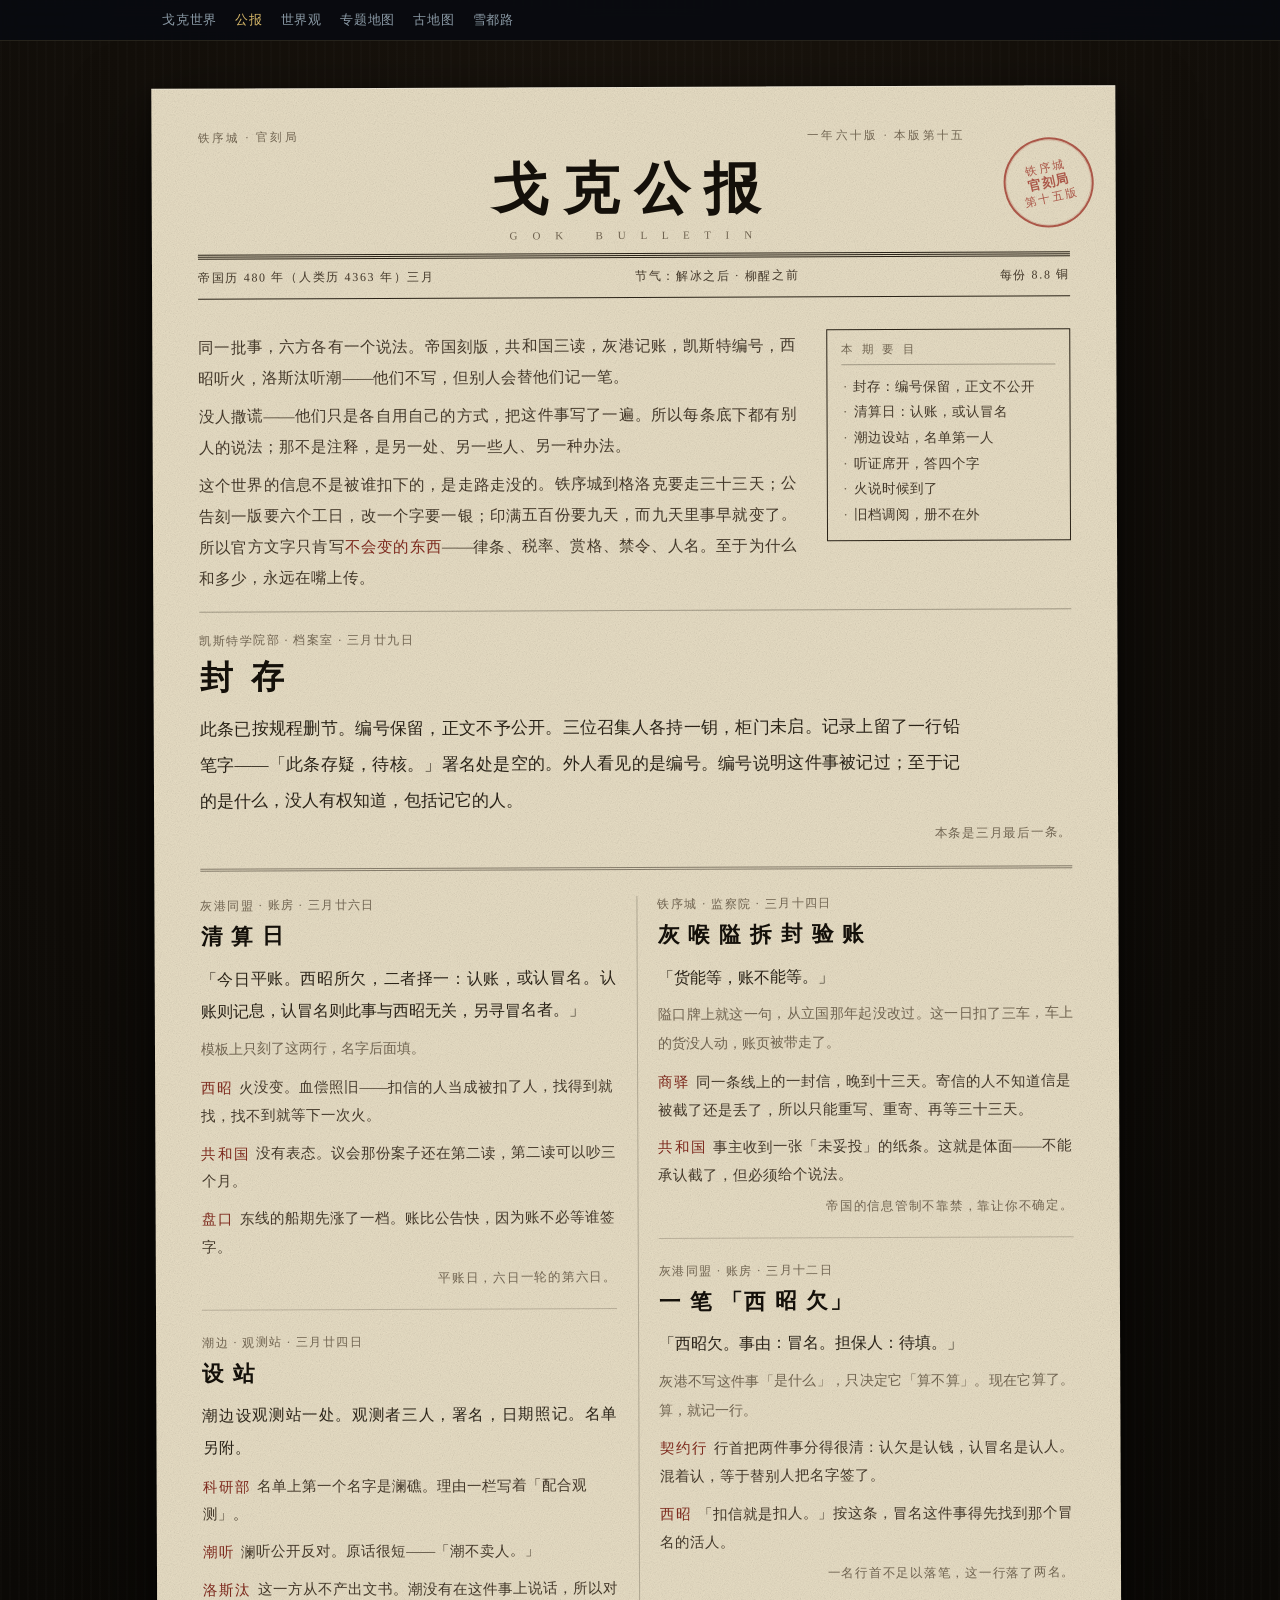
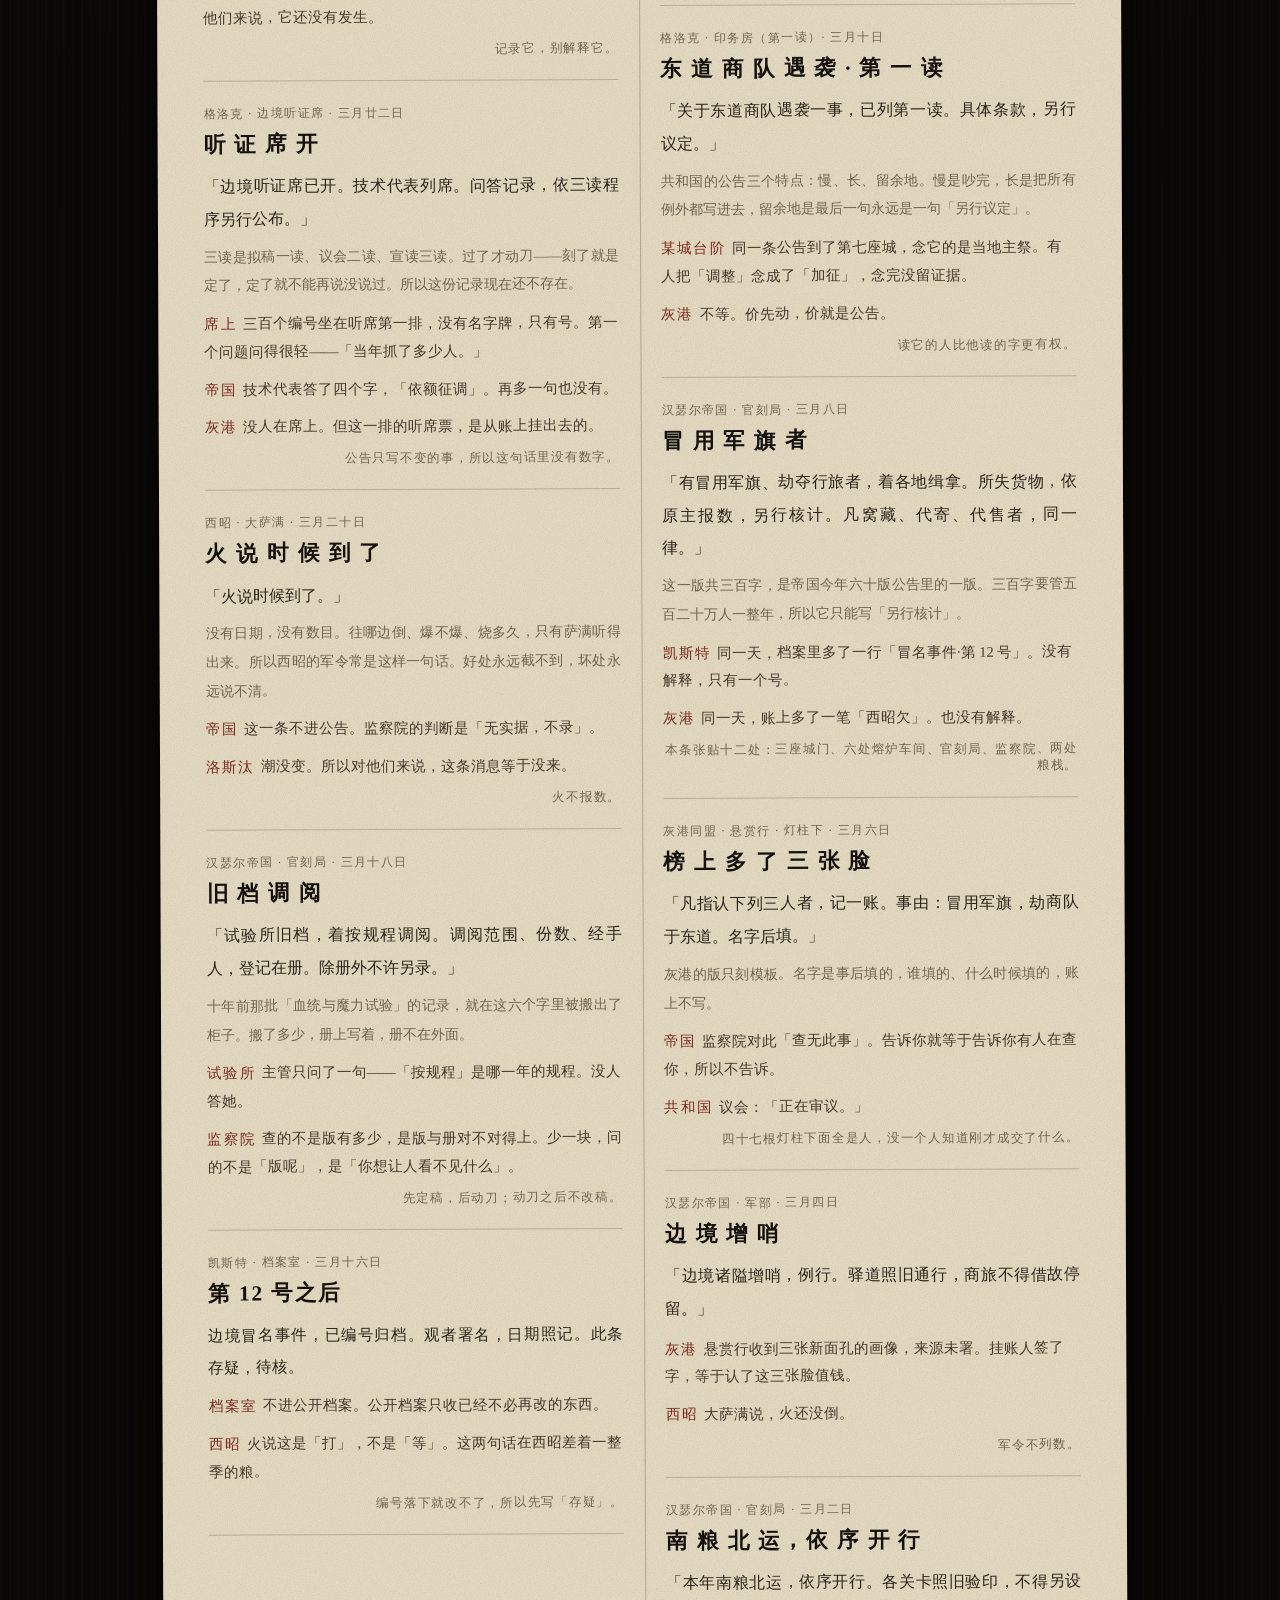
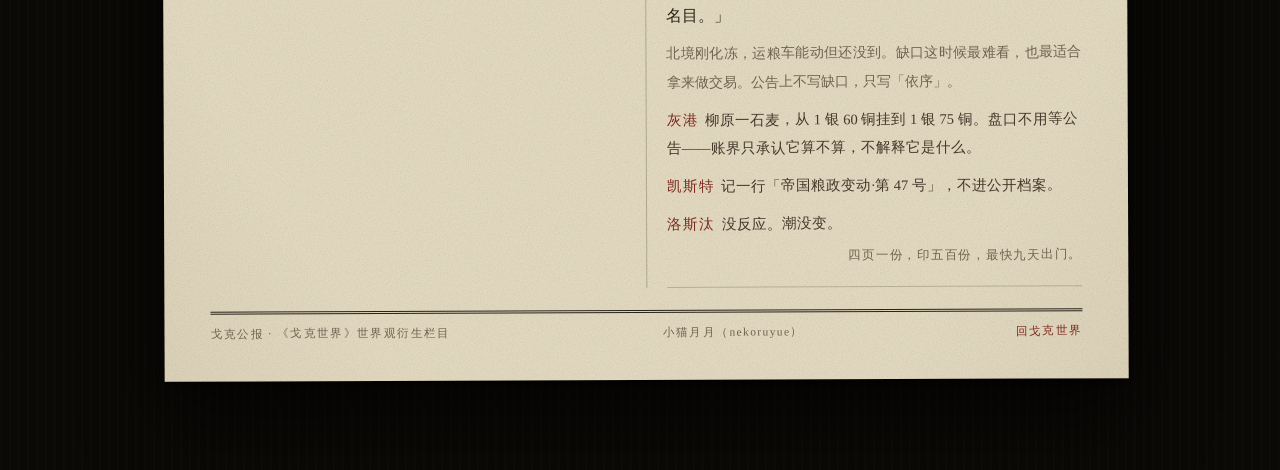
<file: bulletin.html>
<!DOCTYPE html>
<html lang="zh-Hans">
<head>
<meta charset="utf-8">
<meta name="viewport" content="width=device-width,initial-scale=1">
<link rel="icon" href="favicon.svg" type="image/svg+xml">
<title>戈克公报 · 帝国历 480 年三月</title>
<meta name="description" content="一份发生在戈克世界里的公告栏。同一批事，六方各有一个说法——帝国的版、共和国的三读、灰港的账、凯斯特的编号、西昭的火、洛斯汰的潮。">
<meta property="og:title" content="戈克公报">
<meta property="og:description" content="同一件事，六方六种说法。谁先登记，谁就赢了。">
<meta property="og:image" content="https://nekoruyue.github.io/gok/assets/og-cover.jpg">
<meta property="og:image:width" content="1200">
<meta property="og:image:height" content="630">
<meta property="og:type" content="article">
<style>
  :root{
    --gold:#d9b96a; --gold2:#f0d9a0;
    --ink:#1f1a12; --ink2:#43382a; --ink3:#6f6350;
    --paper:#e7ddc4;
    --seal:#9c3327;
  }
  *{margin:0;padding:0;box-sizing:border-box}
  html{scroll-behavior:smooth}
  body{
    background:#0b0906;
    background-image:
      repeating-linear-gradient(90deg, rgba(255,255,255,.012) 0 2px, transparent 2px 9px),
      radial-gradient(120% 90% at 50% -10%, #1b150e 0%, #0b0906 72%);
    color:#e8e2d4;
    font-family:"Noto Serif SC","Source Han Serif SC","STSong","SimSun",serif;
    -webkit-font-smoothing:antialiased;
    padding:0 0 90px;
  }
  a{color:var(--gold);text-decoration:none}
  a:hover{color:var(--gold2)}

  /* 顶部导航 */
  .topbar{position:sticky;top:0;z-index:30;background:rgba(8,11,16,.9);
    backdrop-filter:blur(10px);border-bottom:1px solid rgba(217,185,106,.14)}
  .nav{max-width:1000px;margin:0 auto;padding:11px 22px;display:flex;gap:18px;
    flex-wrap:wrap;font-size:13px;letter-spacing:.06em}
  .nav a{color:#8b9aa6}
  .nav a.on{color:var(--gold)}

  .sheetwrap{max-width:1000px;margin:0 auto;padding:0 18px}

  /* 一张报纸 */
  .paper{
    position:relative;background:var(--paper);color:var(--ink);
    margin-top:46px;padding:42px 46px 40px;
    transform:rotate(-.22deg);
    box-shadow:
      0 1px 0 rgba(255,255,255,.35) inset,
      0 34px 80px rgba(0,0,0,.7),
      0 4px 12px rgba(0,0,0,.5);
  }
  .paper::before{
    content:"";position:absolute;inset:0;pointer-events:none;opacity:.9;
    background-image:url("data:image/svg+xml;utf8,<svg xmlns='http://www.w3.org/2000/svg' width='240' height='240'><filter id='p'><feTurbulence type='fractalNoise' baseFrequency='0.9' numOctaves='4'/><feColorMatrix type='saturate' values='0'/></filter><rect width='240' height='240' filter='url(%23p)' opacity='0.3'/></svg>");
    mix-blend-mode:multiply;
  }
  .paper::after{
    content:"";position:absolute;inset:0;pointer-events:none;
    background:radial-gradient(130% 100% at 50% 45%, transparent 58%, rgba(60,42,18,.2) 100%);
  }

  /* 报头 */
  .masthead{position:relative;z-index:2;text-align:center;padding-bottom:12px}
  .mh-top{display:flex;justify-content:space-between;font-size:11.5px;
    letter-spacing:.2em;color:var(--ink3);padding-bottom:10px;padding-right:104px}
  .masthead h1{font-size:clamp(34px,5.6vw,56px);letter-spacing:.26em;font-weight:600;
    line-height:1.12;margin:4px 0 8px;color:#14100a}
  .mh-en{font-size:11px;letter-spacing:.55em;color:var(--ink3);margin-bottom:12px}
  .mh-rule{border-top:3px double #2a2318;border-bottom:1px solid #2a2318;
    height:5px;margin-bottom:10px}
  .mh-meta{display:flex;justify-content:space-between;flex-wrap:wrap;gap:10px;
    font-size:12px;letter-spacing:.14em;color:var(--ink2);padding-bottom:12px;
    border-bottom:1px solid #2a2318}

  /* 报头印章 */
  .seal{
    position:absolute;right:-24px;top:10px;width:90px;height:90px;border-radius:50%;
    border:2.5px solid var(--seal);color:var(--seal);
    display:flex;align-items:center;justify-content:center;flex-direction:column;
    font-size:11.5px;line-height:1.25;letter-spacing:.16em;text-align:center;
    transform:rotate(-12deg);opacity:.78;mix-blend-mode:multiply;
    box-shadow:0 0 0 1px rgba(156,51,39,.22) inset;
  }
  .seal b{font-size:13px;font-weight:600;letter-spacing:.08em}

  /* 导语 + 要目 */
  .lede{position:relative;z-index:2;display:grid;grid-template-columns:1fr 244px;gap:30px;
    padding:20px 0 18px;border-bottom:1px solid rgba(42,35,24,.35)}
  .lede p{font-size:15.5px;line-height:2;color:var(--ink2);text-align:justify}
  .lede p+p{margin-top:7px}
  .lede em{font-style:normal;color:#7d2a1e}
  .box{border:1px solid #2a2318;padding:12px 14px;align-self:start}
  .box .bt{font-size:11.5px;letter-spacing:.24em;color:var(--ink3);
    border-bottom:1px solid rgba(42,35,24,.35);padding-bottom:7px;margin-bottom:9px}
  .box ul{list-style:none}
  .box li{font-size:13.5px;line-height:1.9;color:var(--ink2);
    padding-left:12px;position:relative}
  .box li::before{content:"·";position:absolute;left:2px;color:var(--ink3)}

  /* 正文分栏 */
  .cols{position:relative;z-index:2;column-count:2;column-gap:42px;
    column-rule:1px solid rgba(42,35,24,.26);padding-top:20px}
  .art{break-inside:avoid-column;margin-bottom:24px;padding-bottom:22px;
    border-bottom:1px solid rgba(42,35,24,.22)}
  .art.pull{margin-bottom:26px;padding-bottom:24px;
    border-bottom:3px double rgba(42,35,24,.5);column-span:all}
  .a-meta{font-size:12px;letter-spacing:.12em;color:var(--ink3);margin-bottom:6px}
  .art h3{font-size:21.5px;font-weight:600;letter-spacing:.08em;line-height:1.5;
    margin-bottom:10px;color:#14100a}
  .art h2{font-size:33px;font-weight:600;letter-spacing:.16em;line-height:1.35;
    margin-bottom:12px;color:#14100a}
  .art.pull .lead{font-size:17px;line-height:2.1;color:#2a2318;text-align:justify;
    max-width:760px}
  .body{font-size:15.5px;line-height:2.05;color:#2a2318;text-align:justify}
  .body.q{font-size:16px}
  .body.sm{font-size:14px;color:var(--ink3);margin-top:7px}
  .note{margin-top:10px;font-size:14.5px;line-height:1.92;color:var(--ink2);
    font-family:"KaiTi","STKaiti","FangSong",serif}
  .note .w{color:#7d2a1e;letter-spacing:.08em;margin-right:6px}
  .sign{margin-top:9px;font-size:12.5px;color:var(--ink3);letter-spacing:.06em;
    text-align:right}

  /* 报脚 */
  .pf{position:relative;z-index:2;margin-top:22px;border-top:3px double #2a2318;
    padding-top:12px;display:flex;justify-content:space-between;flex-wrap:wrap;gap:10px;
    font-size:11.5px;letter-spacing:.12em;color:var(--ink3)}
  .pf a{color:#7d2a1e}

  @media(max-width:820px){
    .paper{padding:26px 20px 28px;margin-top:26px}
    .cols{column-count:1}
    .lede{grid-template-columns:1fr;gap:18px}
    .seal{display:none}
    .mh-top{padding-right:0;gap:8px;font-size:10.5px;letter-spacing:.12em}
    .art h2{font-size:26px}
    .art.pull .lead{font-size:15.5px}
  }
</style>
</head>
<body>

<div class="topbar">
  <nav class="nav">
    <a href="index.html">戈克世界</a>
    <a href="bulletin.html" class="on">公报</a>
    <a href="lore.html">世界观</a>
    <a href="atlas.html">专题地图</a>
    <a href="ancient.html">古地图</a>
    <a href="xuedulu.html">雪都路</a>
  </nav>
</div>

<div class="sheetwrap">
<article class="paper">

  <header class="masthead">
    <div class="seal"><span>铁序城</span><b>官刻局</b><span>第十五版</span></div>
    <div class="mh-top"><span>铁序城 · 官刻局</span><span>一年六十版 · 本版第十五</span></div>
    <h1>戈克公报</h1>
    <div class="mh-en">G O K &nbsp; B U L L E T I N</div>
    <div class="mh-rule"></div>
    <div class="mh-meta">
      <span>帝国历 480 年（人类历 4363 年）三月</span>
      <span>节气：解冰之后 · 柳醒之前</span>
      <span>每份 8.8 铜</span>
    </div>
  </header>

  <section class="lede">
    <div>
      <p>同一批事，六方各有一个说法。帝国刻版，共和国三读，灰港记账，凯斯特编号，西昭听火，洛斯汰听潮——他们不写，但别人会替他们记一笔。</p>
      <p>没人撒谎——他们只是各自用自己的方式，把这件事写了一遍。所以每条底下都有别人的说法；那不是注释，是另一处、另一些人、另一种办法。</p>
      <p>这个世界的信息不是被谁扣下的，是走路走没的。铁序城到格洛克要走三十三天；公告刻一版要六个工日，改一个字要一银；印满五百份要九天，而九天里事早就变了。所以官方文字只肯写<em>不会变的东西</em>——律条、税率、赏格、禁令、人名。至于为什么和多少，永远在嘴上传。</p>
    </div>
    <div class="box">
      <div class="bt">本 期 要 目</div>
      <ul>
        <li>封存：编号保留，正文不公开</li>
        <li>清算日：认账，或认冒名</li>
        <li>潮边设站，名单第一人</li>
        <li>听证席开，答四个字</li>
        <li>火说时候到了</li>
        <li>旧档调阅，册不在外</li>
      </ul>
    </div>
  </section>

  <div class="cols">

    <section class="art pull">
      <div class="a-meta">凯斯特学院部 · 档案室 · 三月廿九日</div>
      <h2>封 存</h2>
      <p class="lead">此条已按规程删节。编号保留，正文不予公开。三位召集人各持一钥，柜门未启。记录上留了一行铅笔字——「此条存疑，待核。」署名处是空的。外人看见的是编号。编号说明这件事被记过；至于记的是什么，没人有权知道，包括记它的人。</p>
      <div class="sign">本条是三月最后一条。</div>
    </section>

    <section class="art">
      <div class="a-meta">灰港同盟 · 账房 · 三月廿六日</div>
      <h3>清 算 日</h3>
      <p class="body q">「今日平账。西昭所欠，二者择一：认账，或认冒名。认账则记息，认冒名则此事与西昭无关，另寻冒名者。」</p>
      <p class="body sm">模板上只刻了这两行，名字后面填。</p>
      <p class="note"><span class="w">西昭</span>火没变。血偿照旧——扣信的人当成被扣了人，找得到就找，找不到就等下一次火。</p>
      <p class="note"><span class="w">共和国</span>没有表态。议会那份案子还在第二读，第二读可以吵三个月。</p>
      <p class="note"><span class="w">盘口</span>东线的船期先涨了一档。账比公告快，因为账不必等谁签字。</p>
      <div class="sign">平账日，六日一轮的第六日。</div>
    </section>

    <section class="art">
      <div class="a-meta">潮边 · 观测站 · 三月廿四日</div>
      <h3>设 站</h3>
      <p class="body">潮边设观测站一处。观测者三人，署名，日期照记。名单另附。</p>
      <p class="note"><span class="w">科研部</span>名单上第一个名字是澜礁。理由一栏写着「配合观测」。</p>
      <p class="note"><span class="w">潮听</span>澜听公开反对。原话很短——「潮不卖人。」</p>
      <p class="note"><span class="w">洛斯汰</span>这一方从不产出文书。潮没有在这件事上说话，所以对他们来说，它还没有发生。</p>
      <div class="sign">记录它，别解释它。</div>
    </section>

    <section class="art">
      <div class="a-meta">格洛克 · 边境听证席 · 三月廿二日</div>
      <h3>听 证 席 开</h3>
      <p class="body q">「边境听证席已开。技术代表列席。问答记录，依三读程序另行公布。」</p>
      <p class="body sm">三读是拟稿一读、议会二读、宣读三读。过了才动刀——刻了就是定了，定了就不能再说没说过。所以这份记录现在还不存在。</p>
      <p class="note"><span class="w">席上</span>三百个编号坐在听席第一排，没有名字牌，只有号。第一个问题问得很轻——「当年抓了多少人。」</p>
      <p class="note"><span class="w">帝国</span>技术代表答了四个字，「依额征调」。再多一句也没有。</p>
      <p class="note"><span class="w">灰港</span>没人在席上。但这一排的听席票，是从账上挂出去的。</p>
      <div class="sign">公告只写不变的事，所以这句话里没有数字。</div>
    </section>

    <section class="art">
      <div class="a-meta">西昭 · 大萨满 · 三月二十日</div>
      <h3>火 说 时 候 到 了</h3>
      <p class="body q">「火说时候到了。」</p>
      <p class="body sm">没有日期，没有数目。往哪边倒、爆不爆、烧多久，只有萨满听得出来。所以西昭的军令常是这样一句话。好处永远截不到，坏处永远说不清。</p>
      <p class="note"><span class="w">帝国</span>这一条不进公告。监察院的判断是「无实据，不录」。</p>
      <p class="note"><span class="w">洛斯汰</span>潮没变。所以对他们来说，这条消息等于没来。</p>
      <div class="sign">火不报数。</div>
    </section>

    <section class="art">
      <div class="a-meta">汉瑟尔帝国 · 官刻局 · 三月十八日</div>
      <h3>旧 档 调 阅</h3>
      <p class="body q">「试验所旧档，着按规程调阅。调阅范围、份数、经手人，登记在册。除册外不许另录。」</p>
      <p class="body sm">十年前那批「血统与魔力试验」的记录，就在这六个字里被搬出了柜子。搬了多少，册上写着，册不在外面。</p>
      <p class="note"><span class="w">试验所</span>主管只问了一句——「按规程」是哪一年的规程。没人答她。</p>
      <p class="note"><span class="w">监察院</span>查的不是版有多少，是版与册对不对得上。少一块，问的不是「版呢」，是「你想让人看不见什么」。</p>
      <div class="sign">先定稿，后动刀；动刀之后不改稿。</div>
    </section>

    <section class="art">
      <div class="a-meta">凯斯特 · 档案室 · 三月十六日</div>
      <h3>第 12 号之后</h3>
      <p class="body">边境冒名事件，已编号归档。观者署名，日期照记。此条存疑，待核。</p>
      <p class="note"><span class="w">档案室</span>不进公开档案。公开档案只收已经不必再改的东西。</p>
      <p class="note"><span class="w">西昭</span>火说这是「打」，不是「等」。这两句话在西昭差着一整季的粮。</p>
      <div class="sign">编号落下就改不了，所以先写「存疑」。</div>
    </section>

    <section class="art">
      <div class="a-meta">铁序城 · 监察院 · 三月十四日</div>
      <h3>灰 喉 隘 拆 封 验 账</h3>
      <p class="body q">「货能等，账不能等。」</p>
      <p class="body sm">隘口牌上就这一句，从立国那年起没改过。这一日扣了三车，车上的货没人动，账页被带走了。</p>
      <p class="note"><span class="w">商驿</span>同一条线上的一封信，晚到十三天。寄信的人不知道信是被截了还是丢了，所以只能重写、重寄、再等三十三天。</p>
      <p class="note"><span class="w">共和国</span>事主收到一张「未妥投」的纸条。这就是体面——不能承认截了，但必须给个说法。</p>
      <div class="sign">帝国的信息管制不靠禁，靠让你不确定。</div>
    </section>

    <section class="art">
      <div class="a-meta">灰港同盟 · 账房 · 三月十二日</div>
      <h3>一 笔 「西 昭 欠」</h3>
      <p class="body q">「西昭欠。事由：冒名。担保人：待填。」</p>
      <p class="body sm">灰港不写这件事「是什么」，只决定它「算不算」。现在它算了。算，就记一行。</p>
      <p class="note"><span class="w">契约行</span>行首把两件事分得很清：认欠是认钱，认冒名是认人。混着认，等于替别人把名字签了。</p>
      <p class="note"><span class="w">西昭</span>「扣信就是扣人。」按这条，冒名这件事得先找到那个冒名的活人。</p>
      <div class="sign">一名行首不足以落笔，这一行落了两名。</div>
    </section>

    <section class="art">
      <div class="a-meta">格洛克 · 印务房（第一读）· 三月十日</div>
      <h3>东 道 商 队 遇 袭 · 第 一 读</h3>
      <p class="body q">「关于东道商队遇袭一事，已列第一读。具体条款，另行议定。」</p>
      <p class="body sm">共和国的公告三个特点：慢、长、留余地。慢是吵完，长是把所有例外都写进去，留余地是最后一句永远是一句「另行议定」。</p>
      <p class="note"><span class="w">某城台阶</span>同一条公告到了第七座城，念它的是当地主祭。有人把「调整」念成了「加征」，念完没留证据。</p>
      <p class="note"><span class="w">灰港</span>不等。价先动，价就是公告。</p>
      <div class="sign">读它的人比他读的字更有权。</div>
    </section>

    <section class="art">
      <div class="a-meta">汉瑟尔帝国 · 官刻局 · 三月八日</div>
      <h3>冒 用 军 旗 者</h3>
      <p class="body q">「有冒用军旗、劫夺行旅者，着各地缉拿。所失货物，依原主报数，另行核计。凡窝藏、代寄、代售者，同一律。」</p>
      <p class="body sm">这一版共三百字，是帝国今年六十版公告里的一版。三百字要管五百二十万人一整年，所以它只能写「另行核计」。</p>
      <p class="note"><span class="w">凯斯特</span>同一天，档案里多了一行「冒名事件·第 12 号」。没有解释，只有一个号。</p>
      <p class="note"><span class="w">灰港</span>同一天，账上多了一笔「西昭欠」。也没有解释。</p>
      <div class="sign">本条张贴十二处：三座城门、六处熔炉车间、官刻局、监察院、两处粮栈。</div>
    </section>

    <section class="art">
      <div class="a-meta">灰港同盟 · 悬赏行 · 灯柱下 · 三月六日</div>
      <h3>榜 上 多 了 三 张 脸</h3>
      <p class="body q">「凡指认下列三人者，记一账。事由：冒用军旗，劫商队于东道。名字后填。」</p>
      <p class="body sm">灰港的版只刻模板。名字是事后填的，谁填的、什么时候填的，账上不写。</p>
      <p class="note"><span class="w">帝国</span>监察院对此「查无此事」。告诉你就等于告诉你有人在查你，所以不告诉。</p>
      <p class="note"><span class="w">共和国</span>议会：「正在审议。」</p>
      <div class="sign">四十七根灯柱下面全是人，没一个人知道刚才成交了什么。</div>
    </section>

    <section class="art">
      <div class="a-meta">汉瑟尔帝国 · 军部 · 三月四日</div>
      <h3>边 境 增 哨</h3>
      <p class="body q">「边境诸隘增哨，例行。驿道照旧通行，商旅不得借故停留。」</p>
      <p class="note"><span class="w">灰港</span>悬赏行收到三张新面孔的画像，来源未署。挂账人签了字，等于认了这三张脸值钱。</p>
      <p class="note"><span class="w">西昭</span>大萨满说，火还没倒。</p>
      <div class="sign">军令不列数。</div>
    </section>

    <section class="art">
      <div class="a-meta">汉瑟尔帝国 · 官刻局 · 三月二日</div>
      <h3>南 粮 北 运，依 序 开 行</h3>
      <p class="body q">「本年南粮北运，依序开行。各关卡照旧验印，不得另设名目。」</p>
      <p class="body sm">北境刚化冻，运粮车能动但还没到。缺口这时候最难看，也最适合拿来做交易。公告上不写缺口，只写「依序」。</p>
      <p class="note"><span class="w">灰港</span>柳原一石麦，从 1 银 60 铜挂到 1 银 75 铜。盘口不用等公告——账界只承认它算不算，不解释它是什么。</p>
      <p class="note"><span class="w">凯斯特</span>记一行「帝国粮政变动·第 47 号」，不进公开档案。</p>
      <p class="note"><span class="w">洛斯汰</span>没反应。潮没变。</p>
      <div class="sign">四页一份，印五百份，最快九天出门。</div>
    </section>

  </div>

  <div class="pf">
    <span>戈克公报 · 《戈克世界》世界观衍生栏目</span>
    <span>小猫月月（nekoruyue）</span>
    <span><a href="index.html">回戈克世界</a></span>
  </div>

</article>
</div>

</body>
</html>
</file>
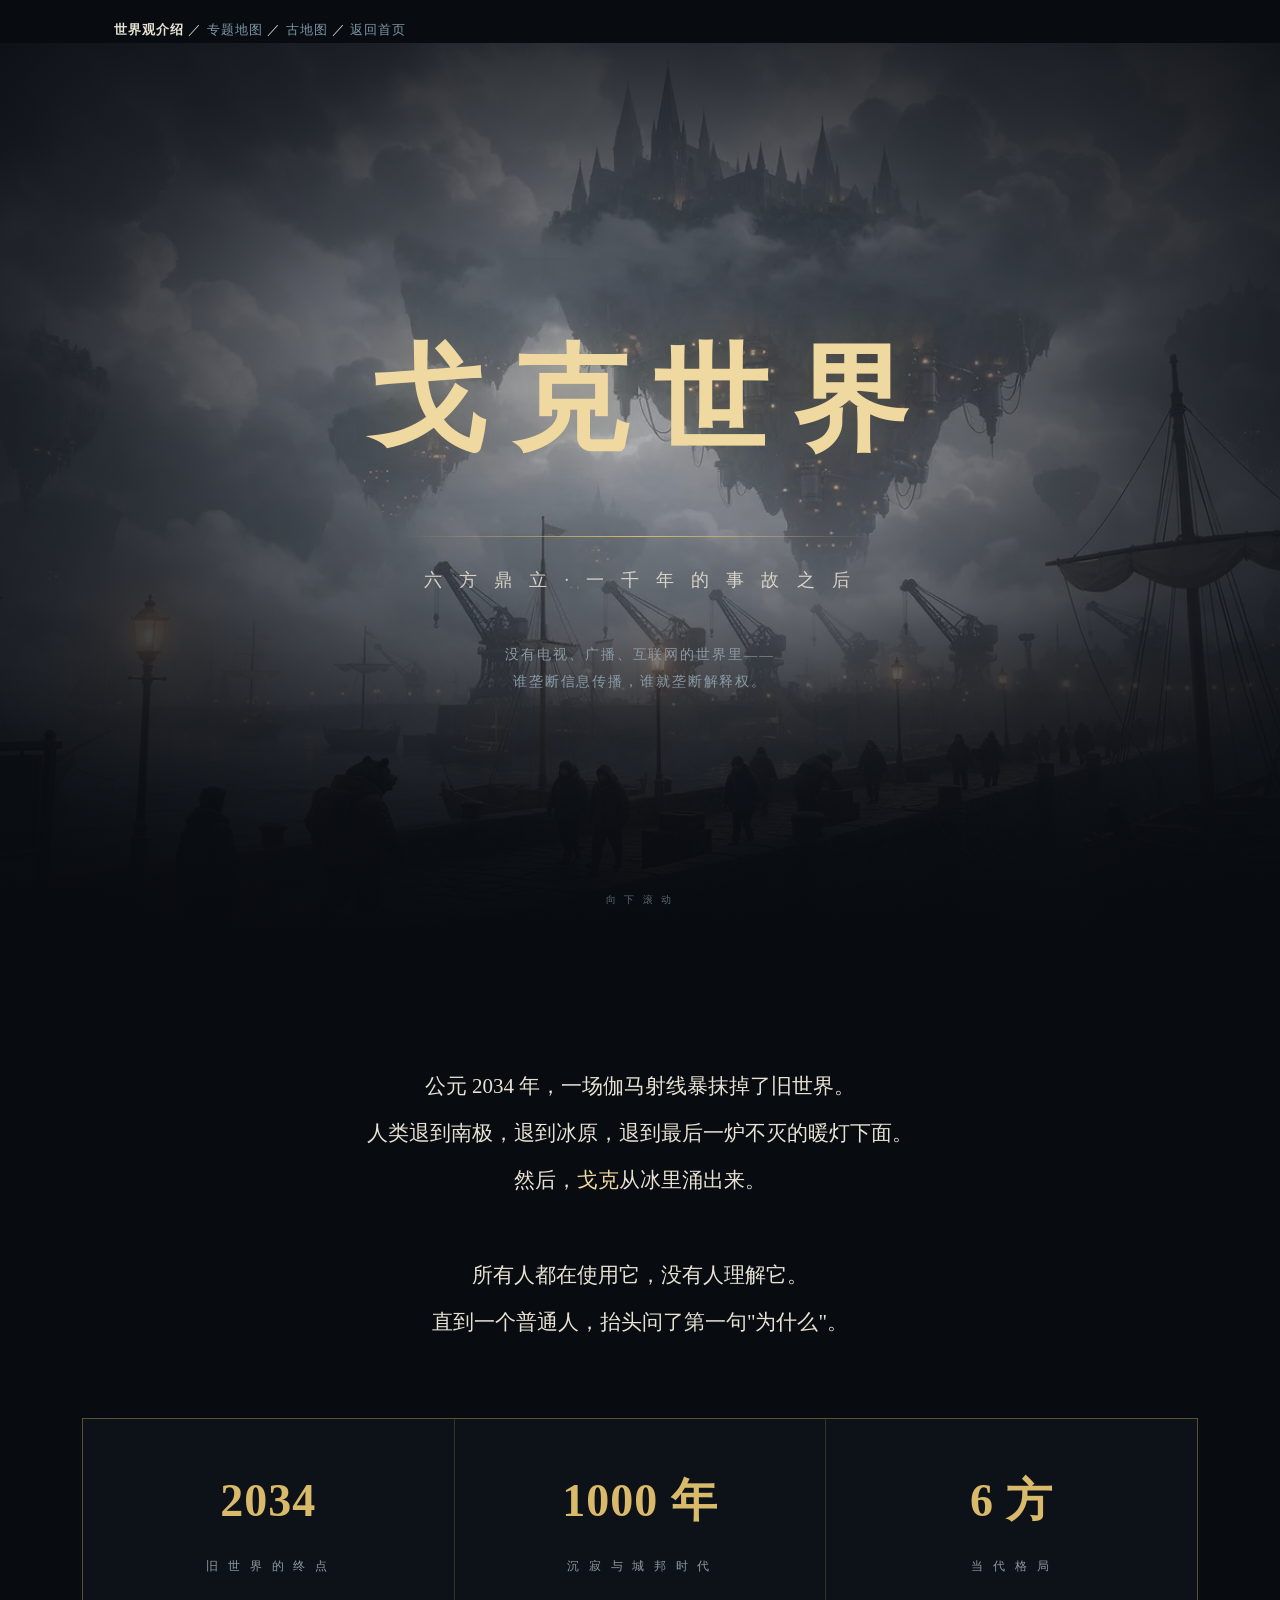
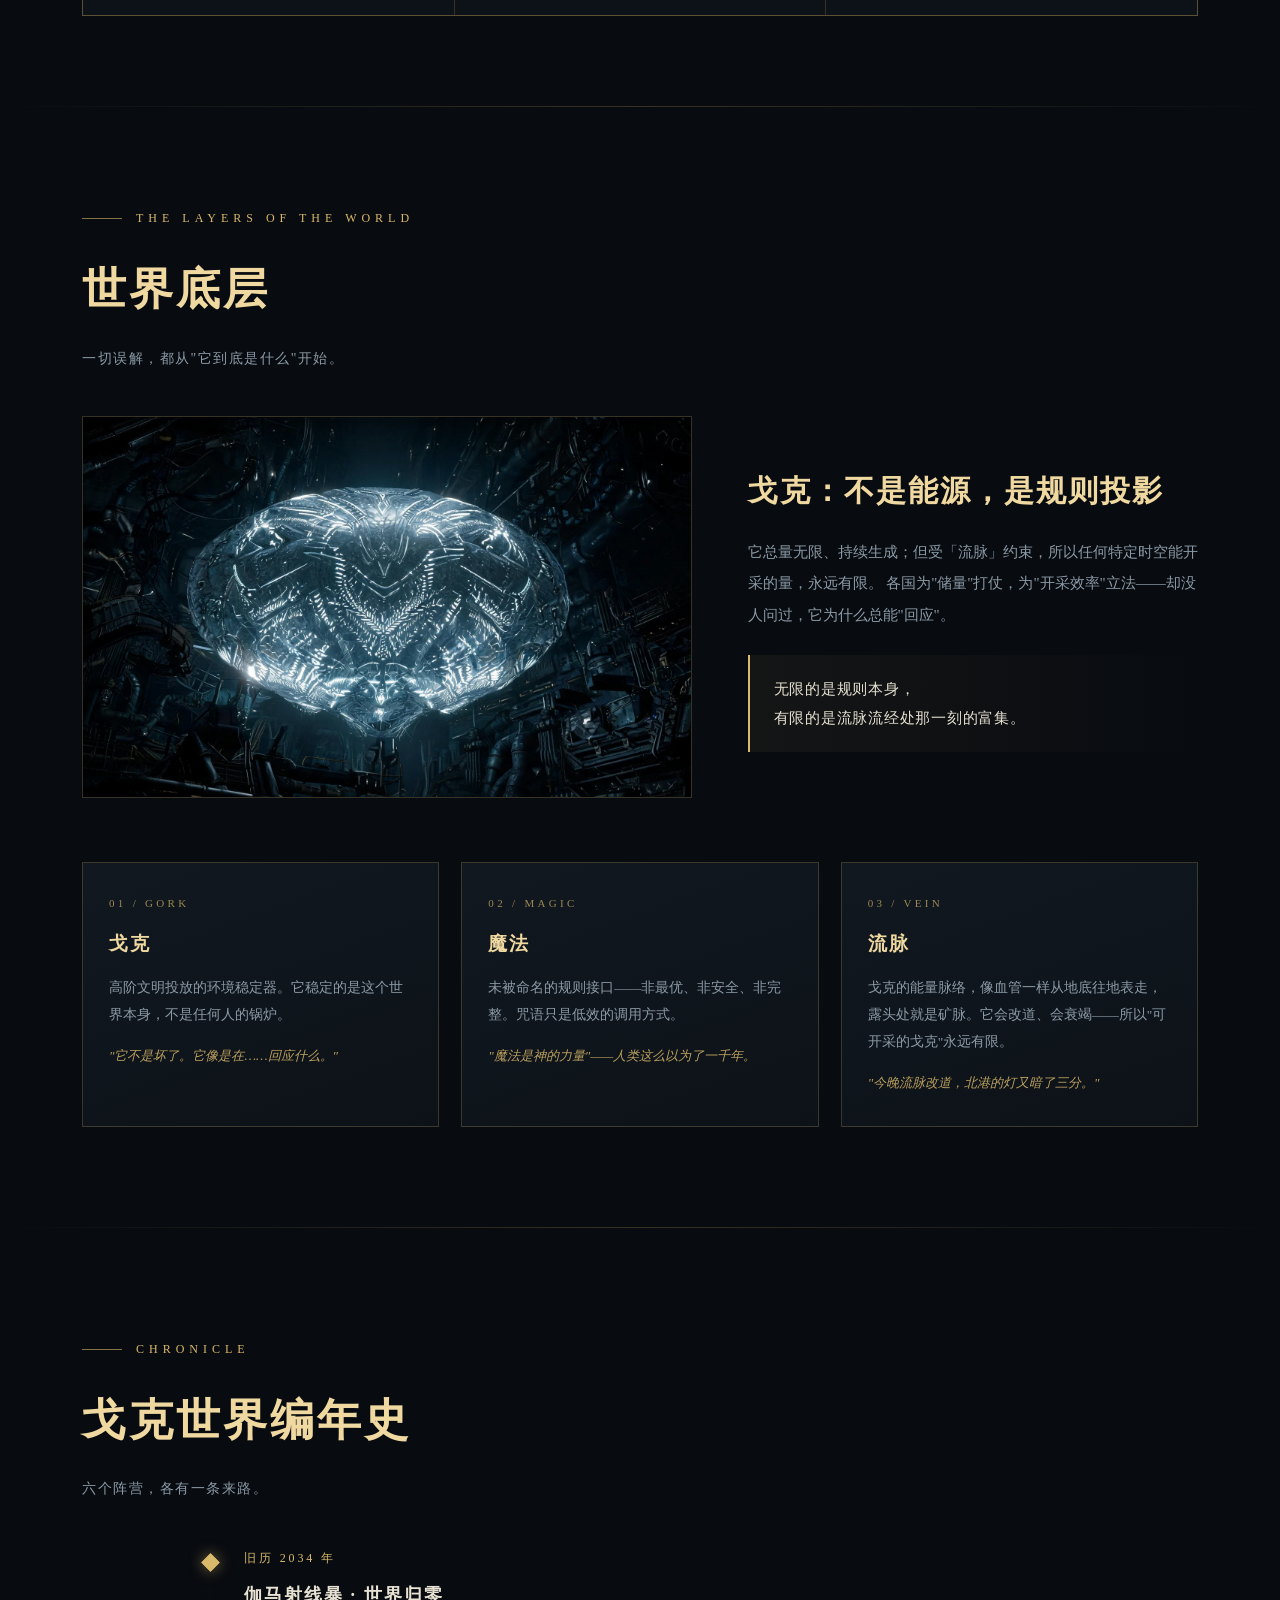
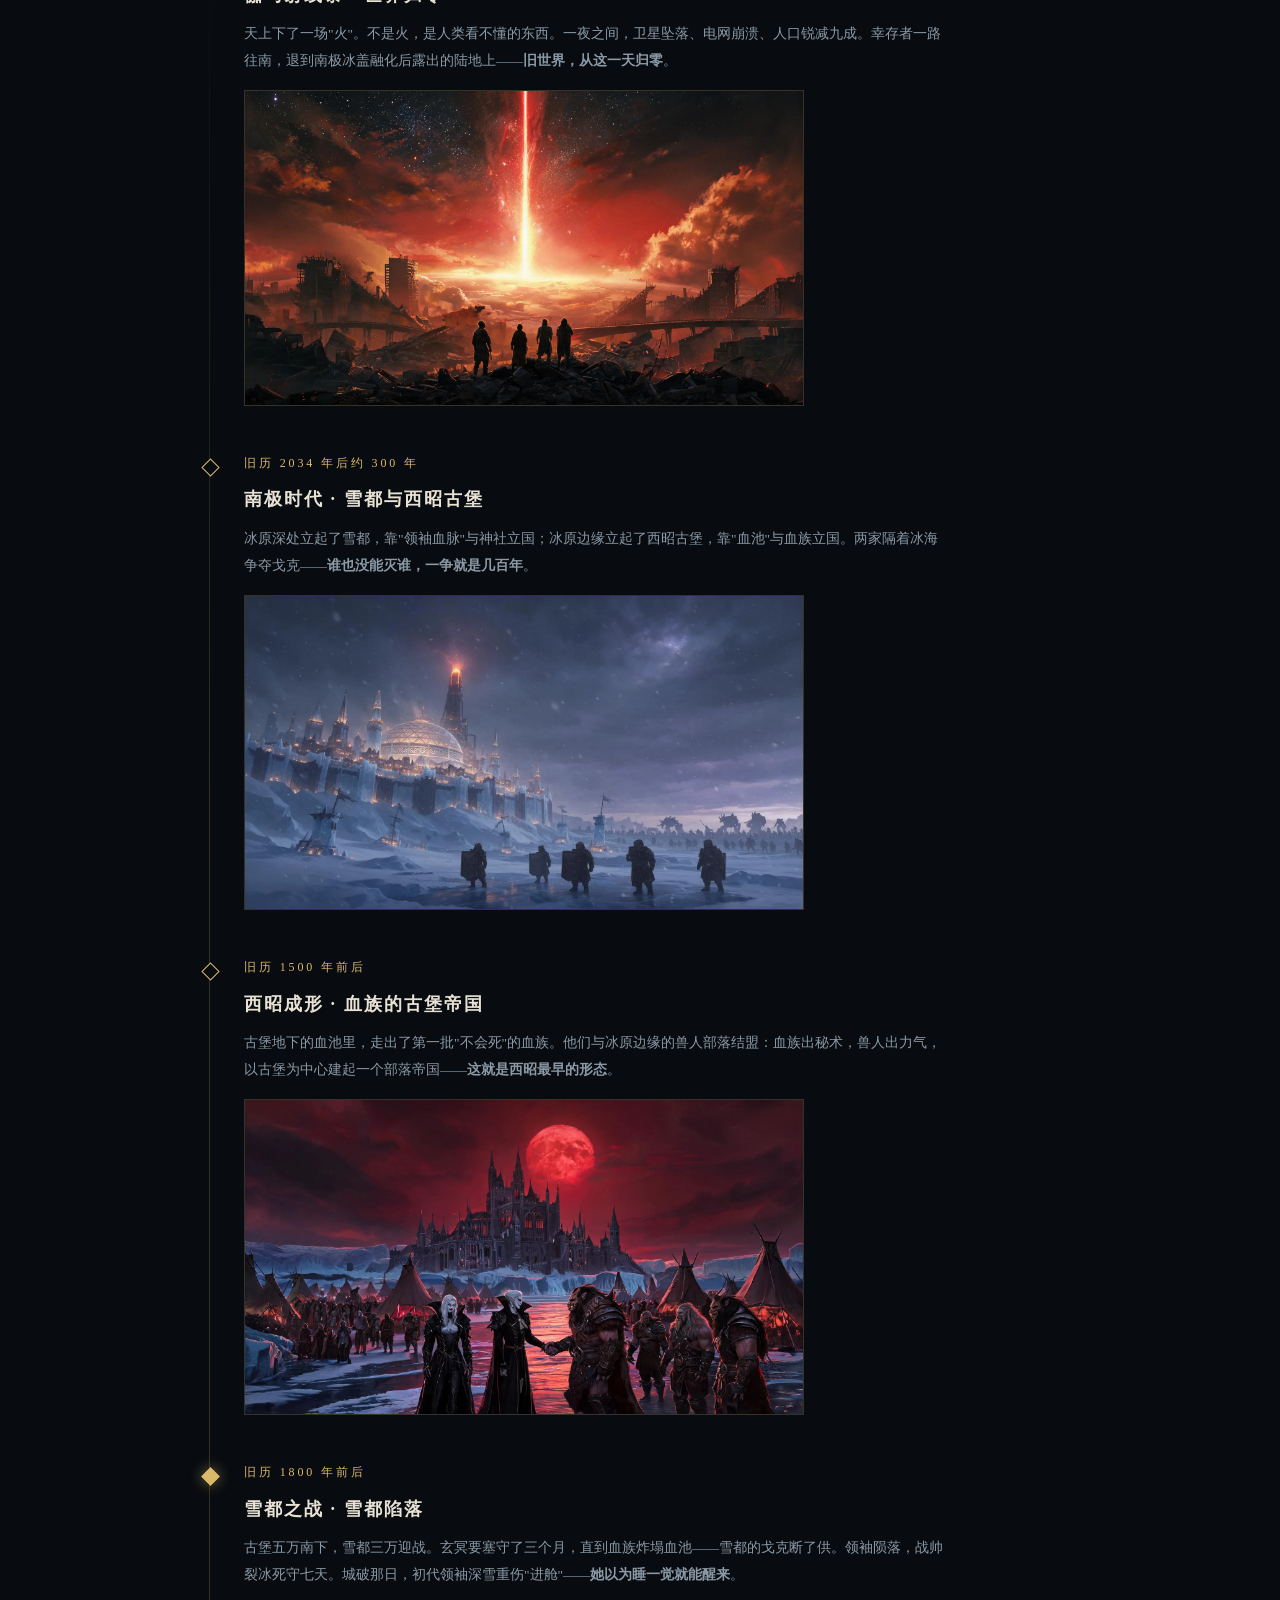
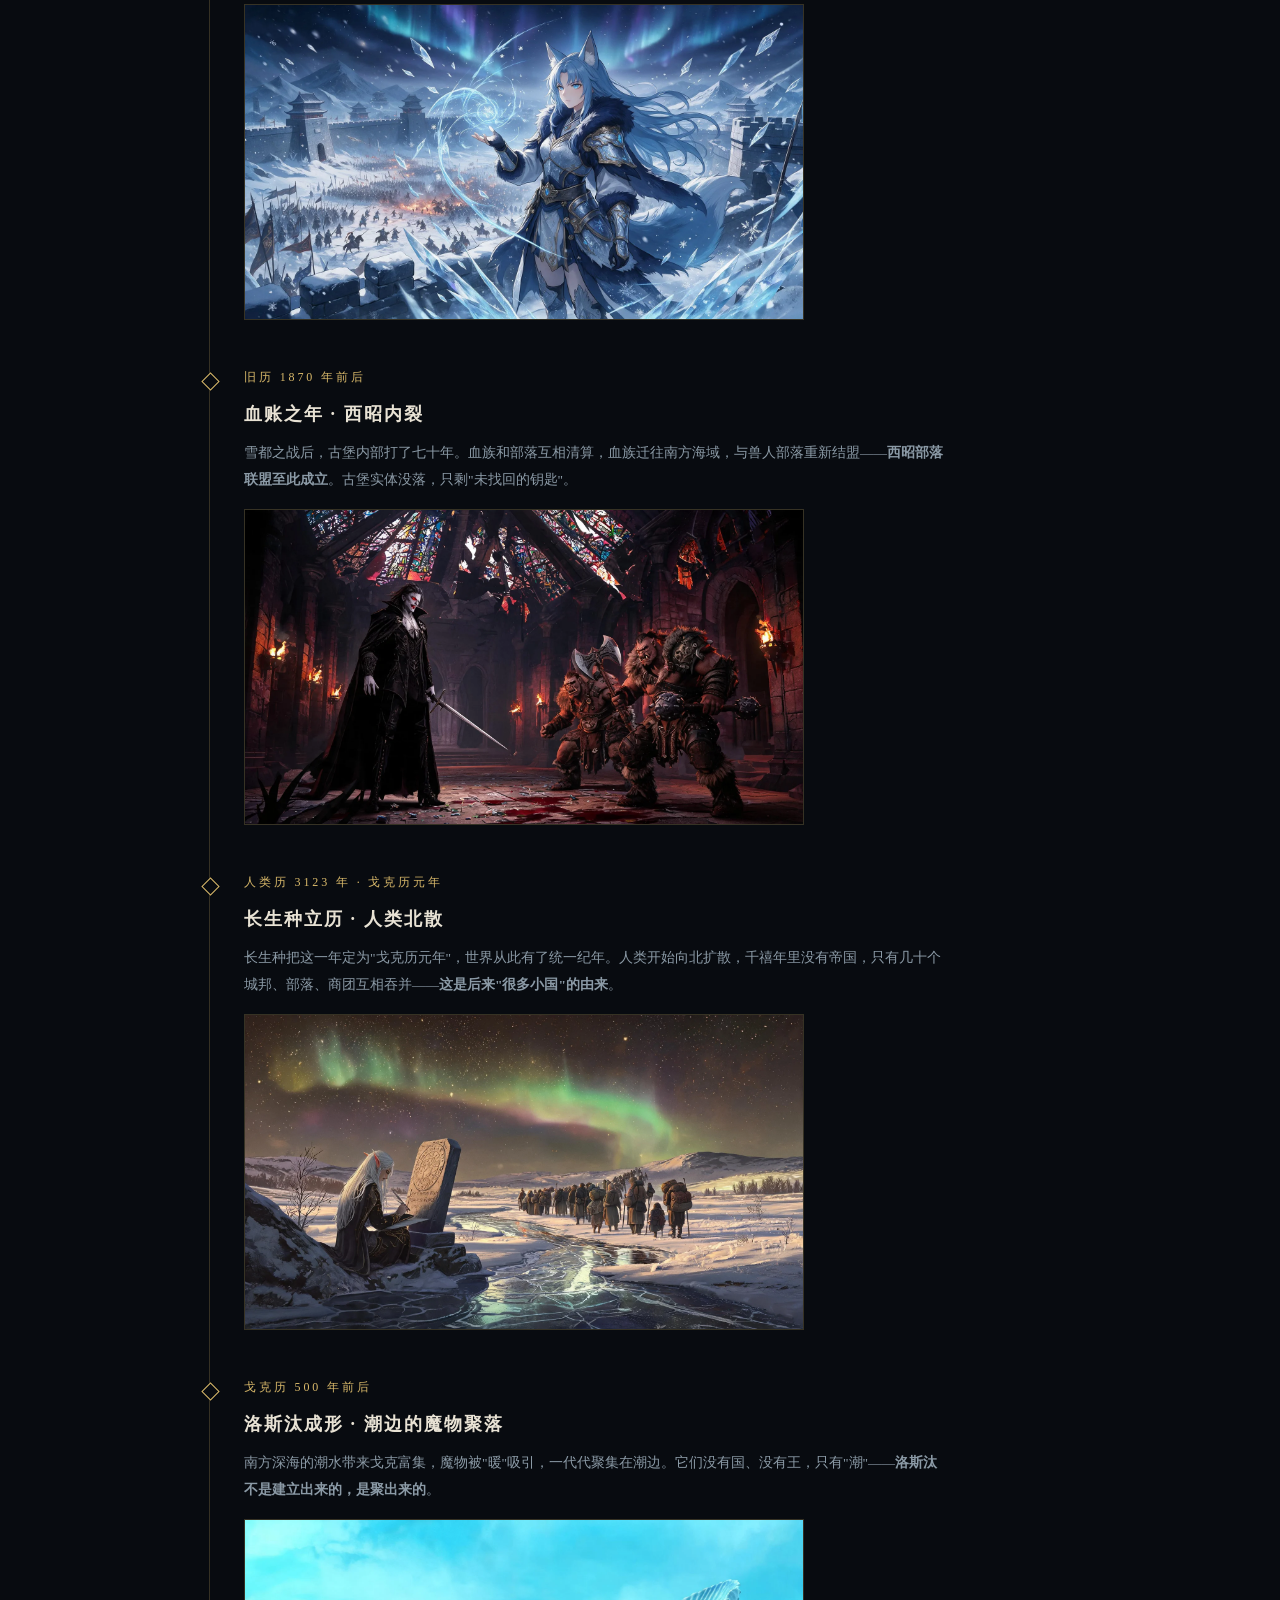
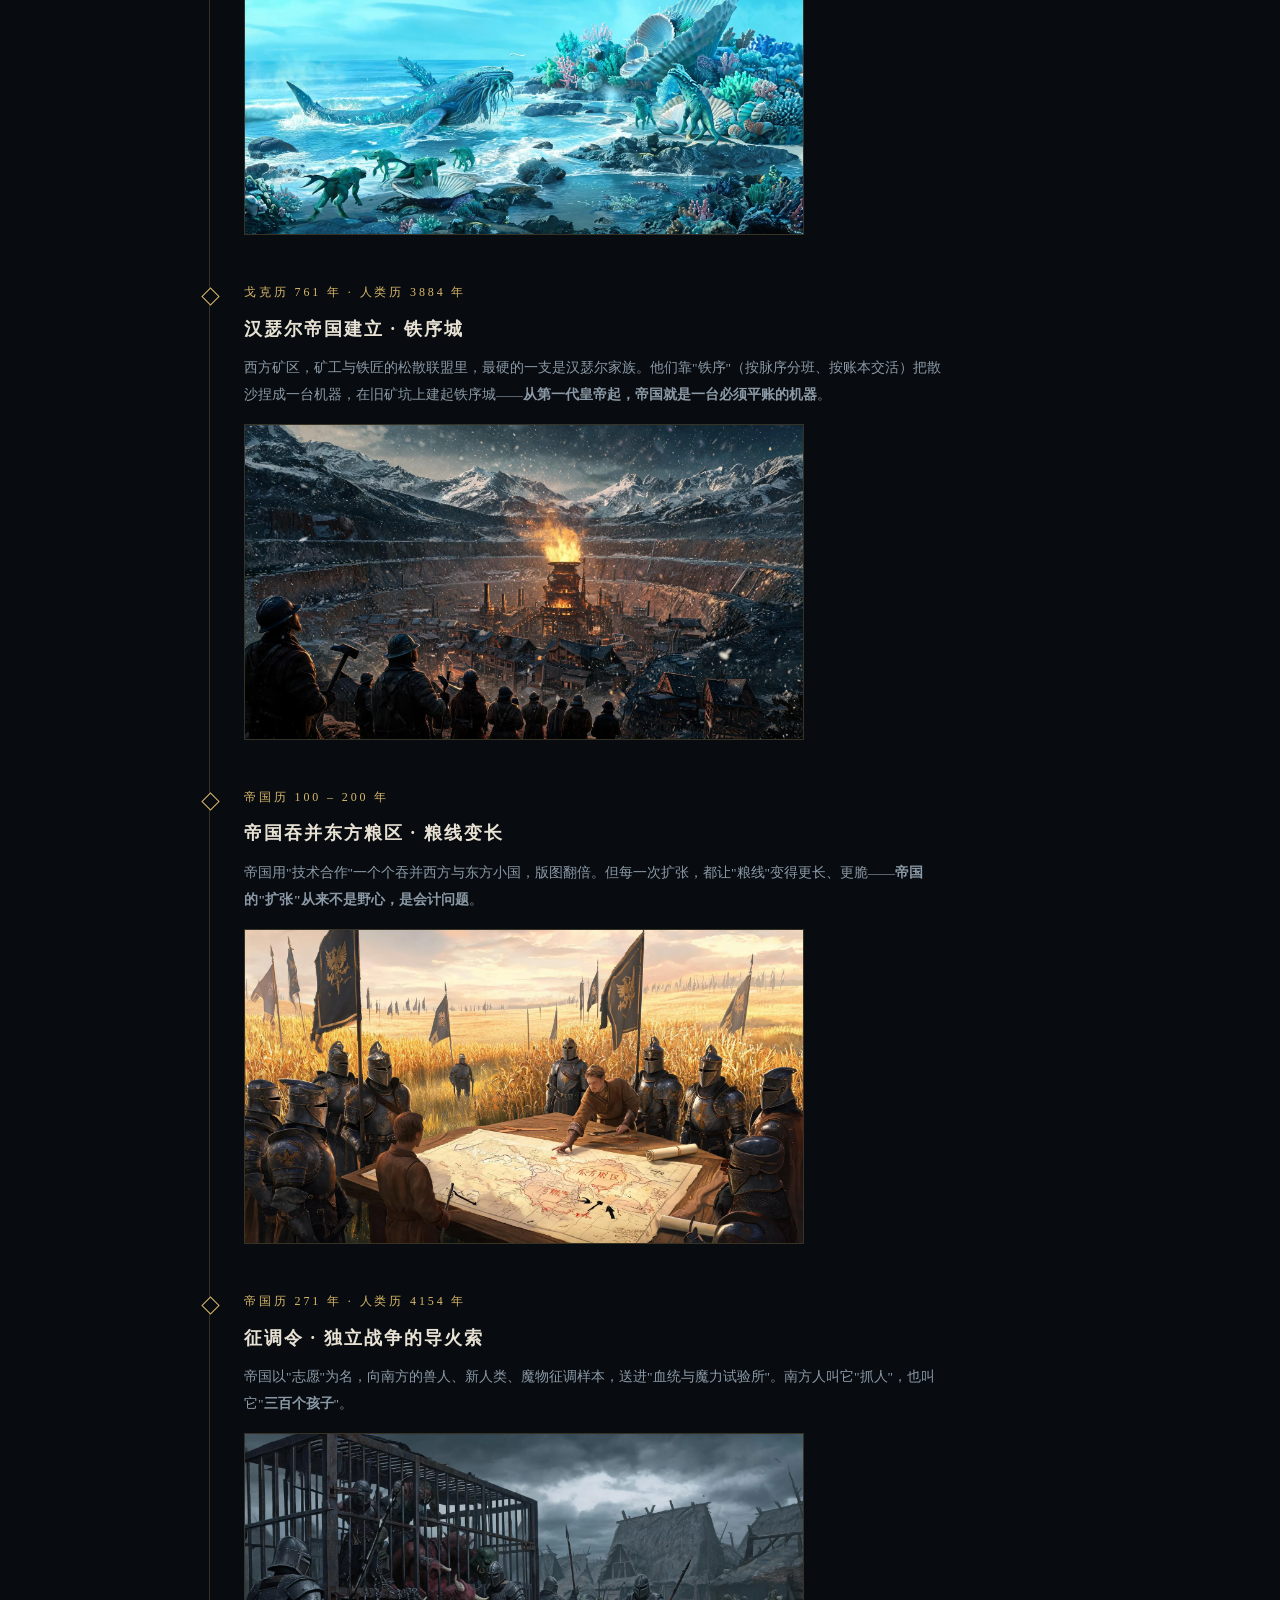
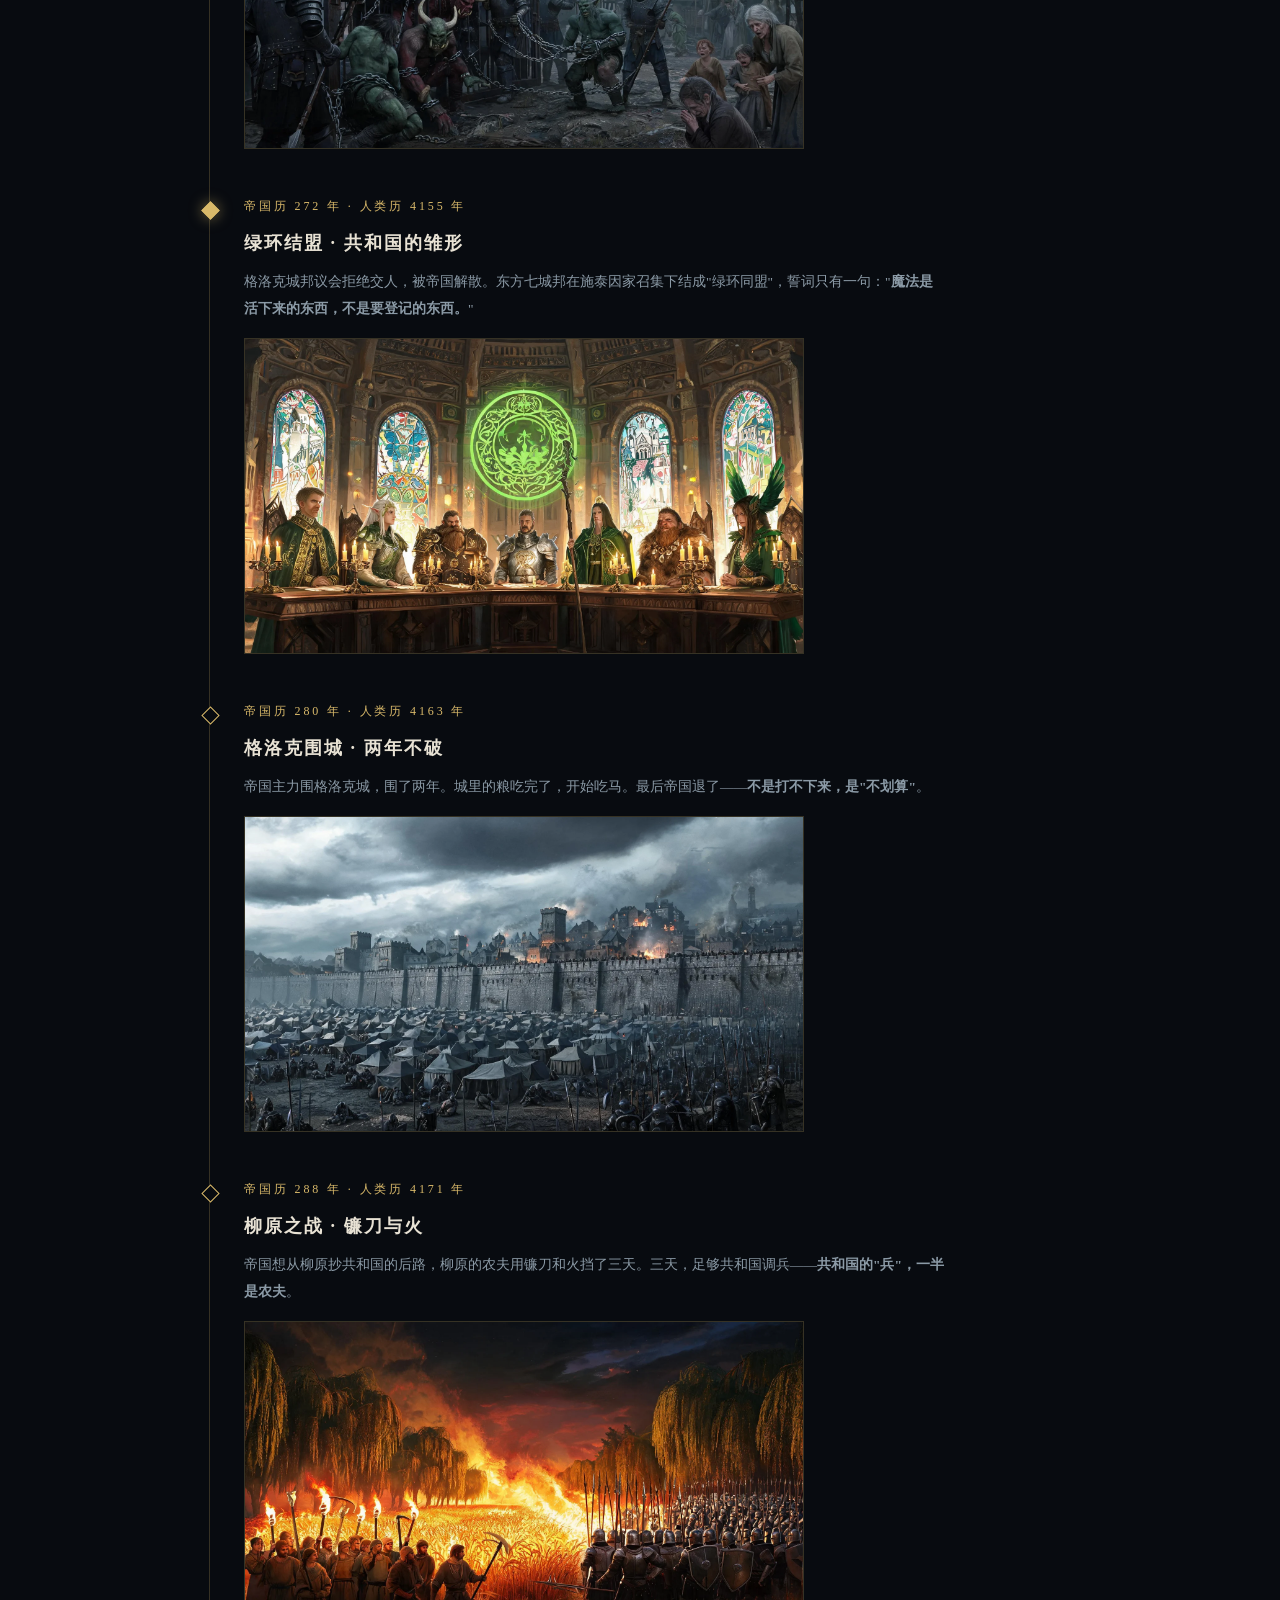
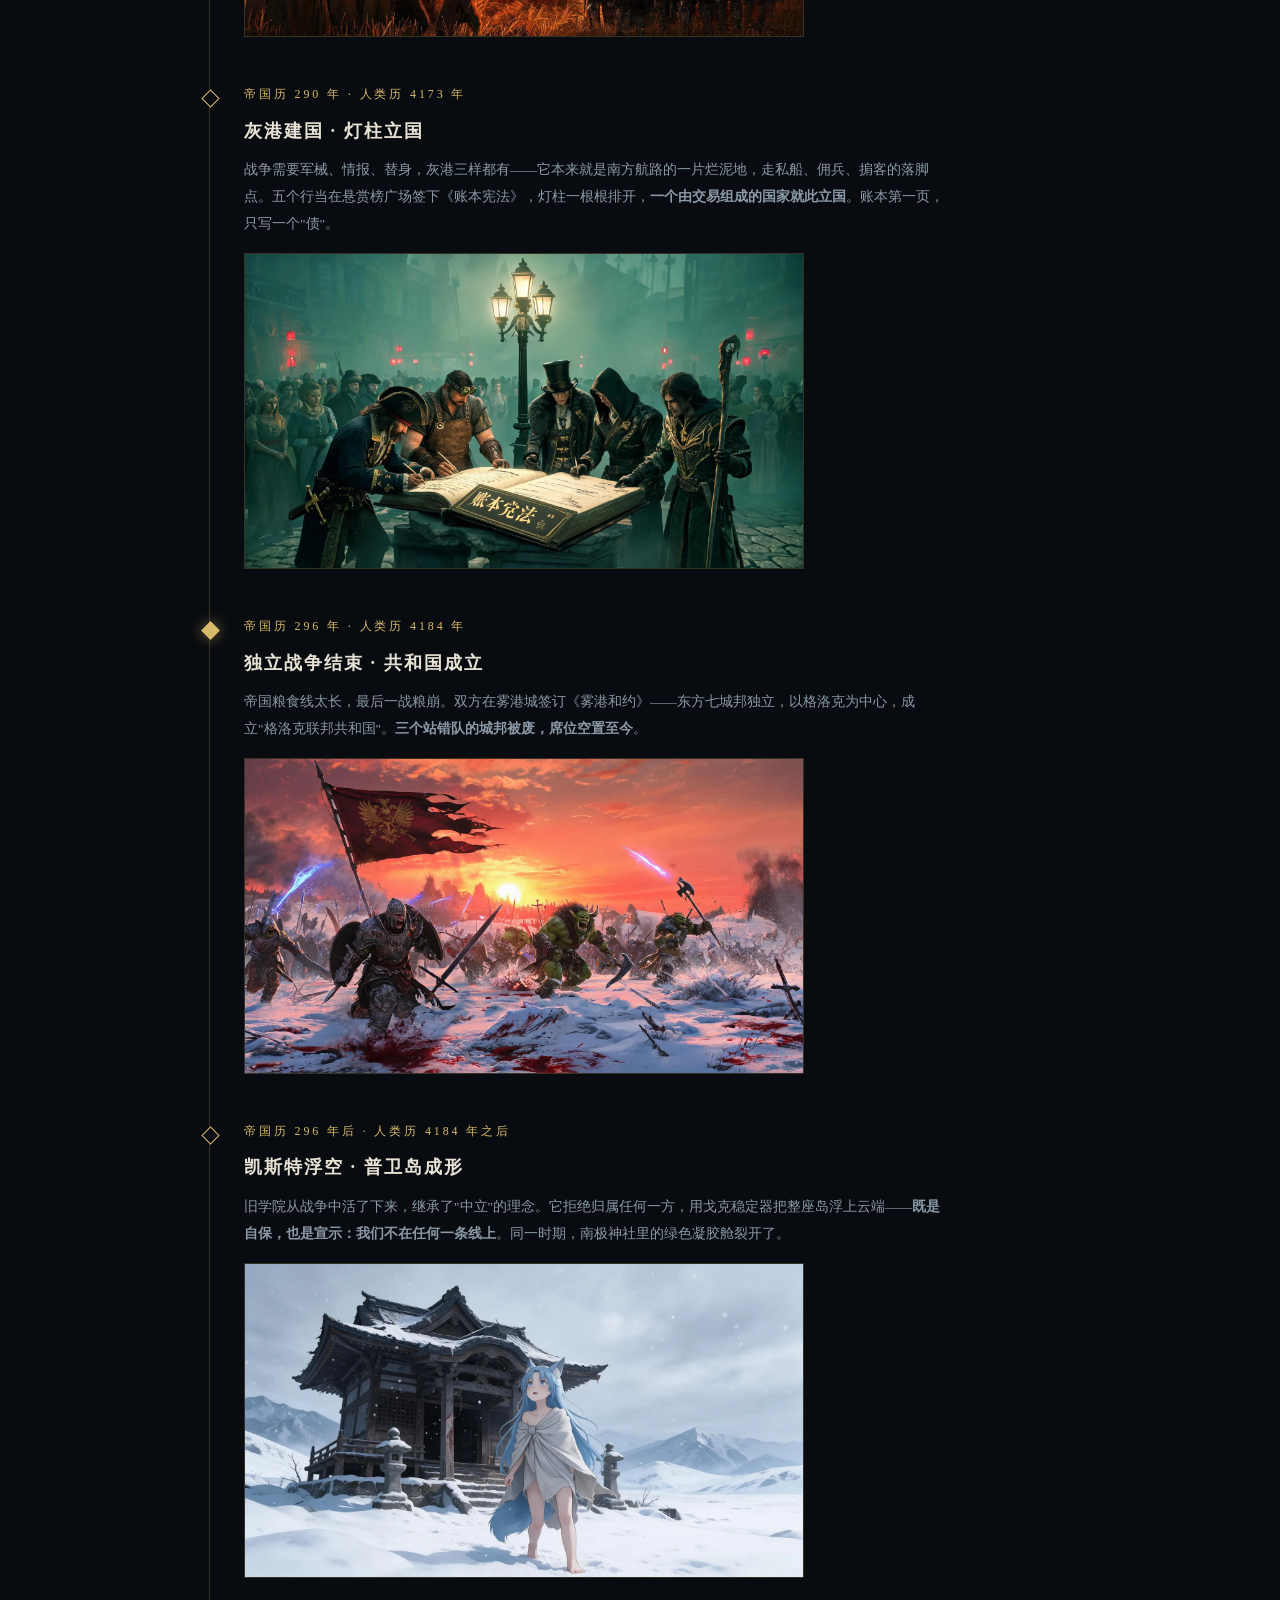
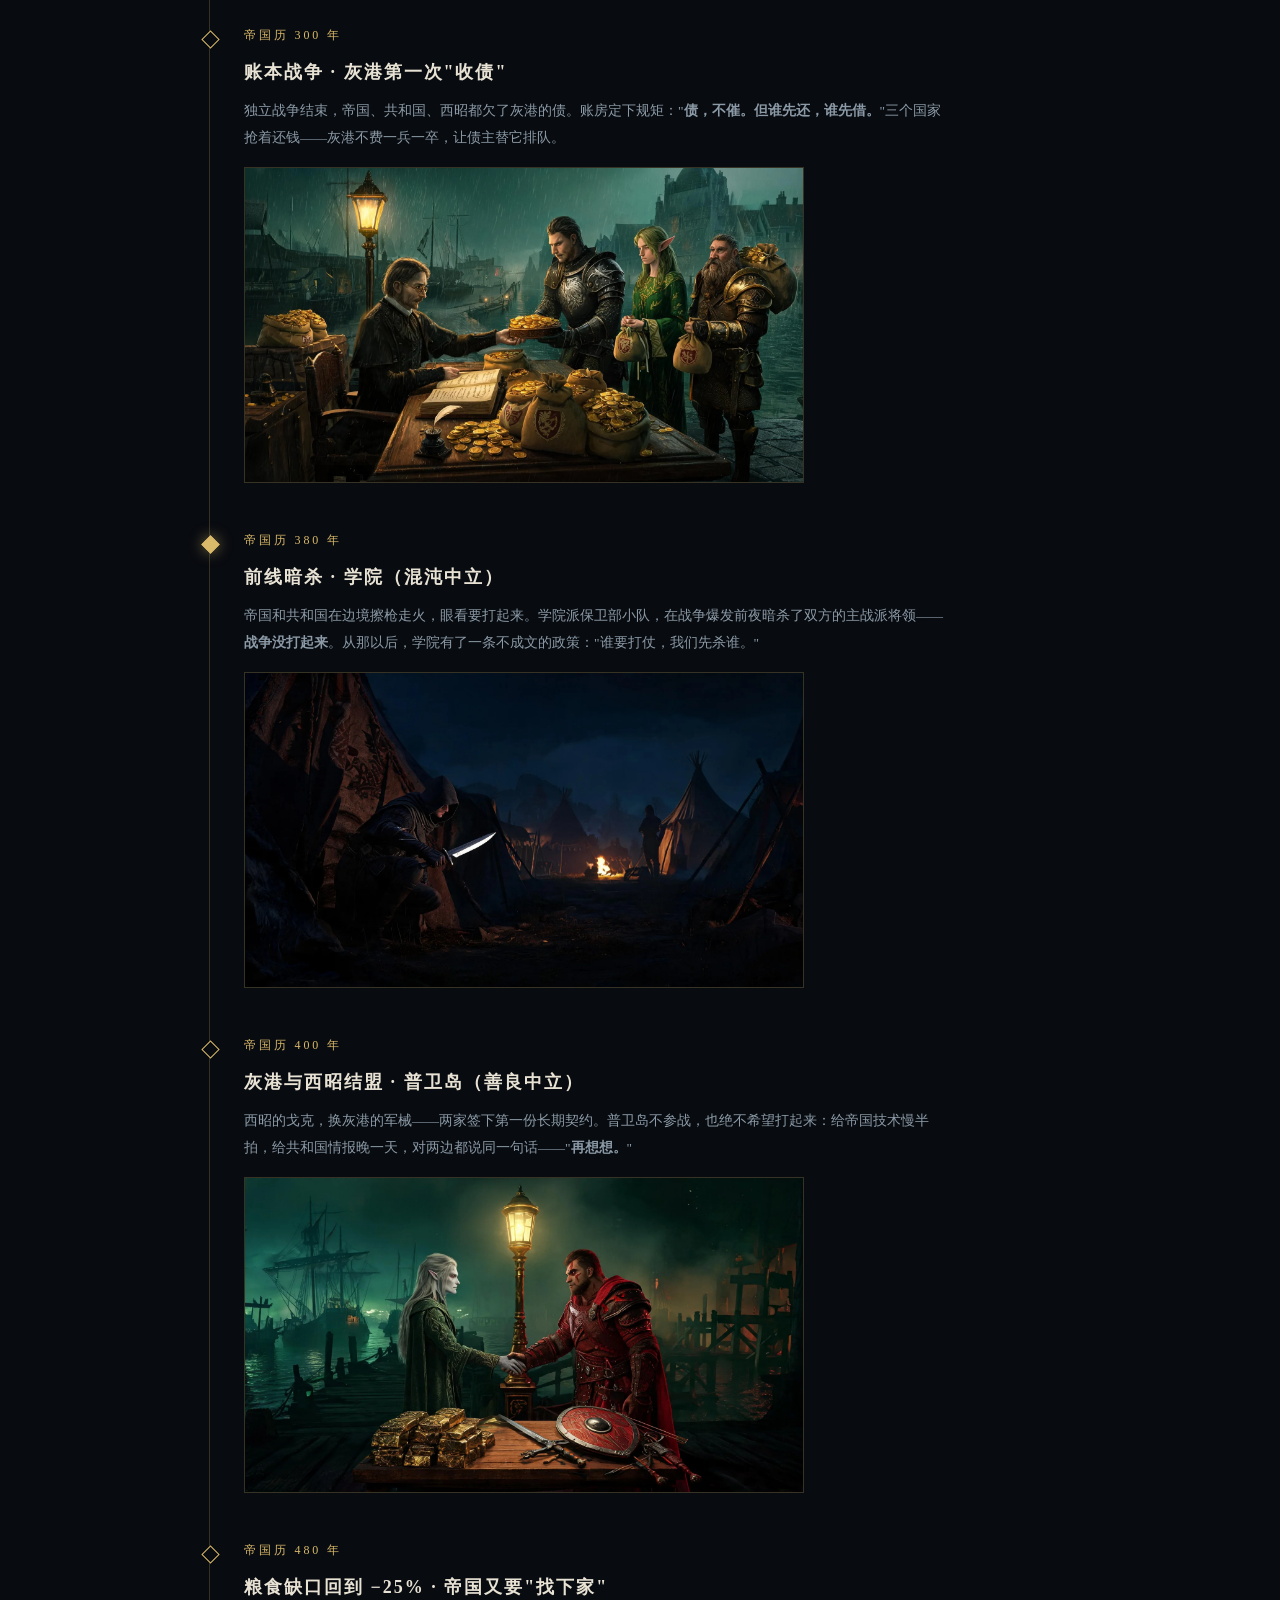
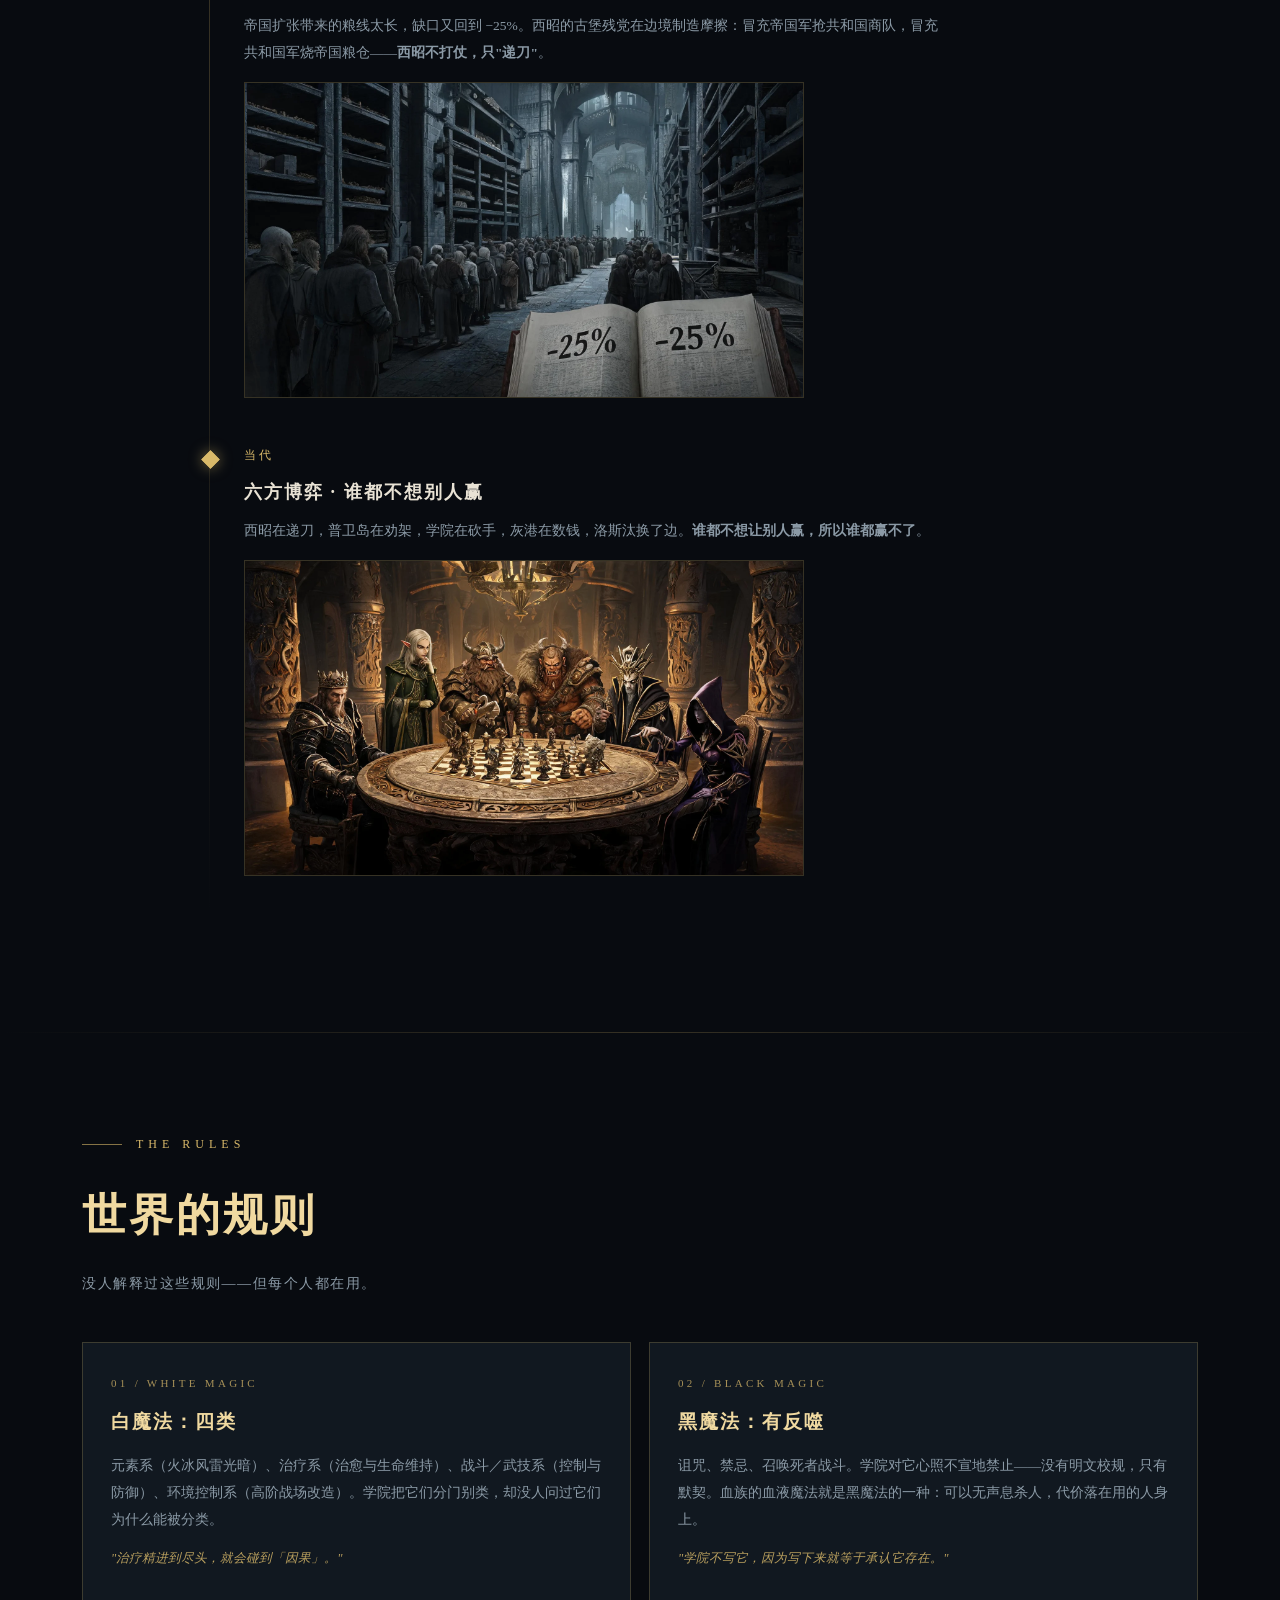
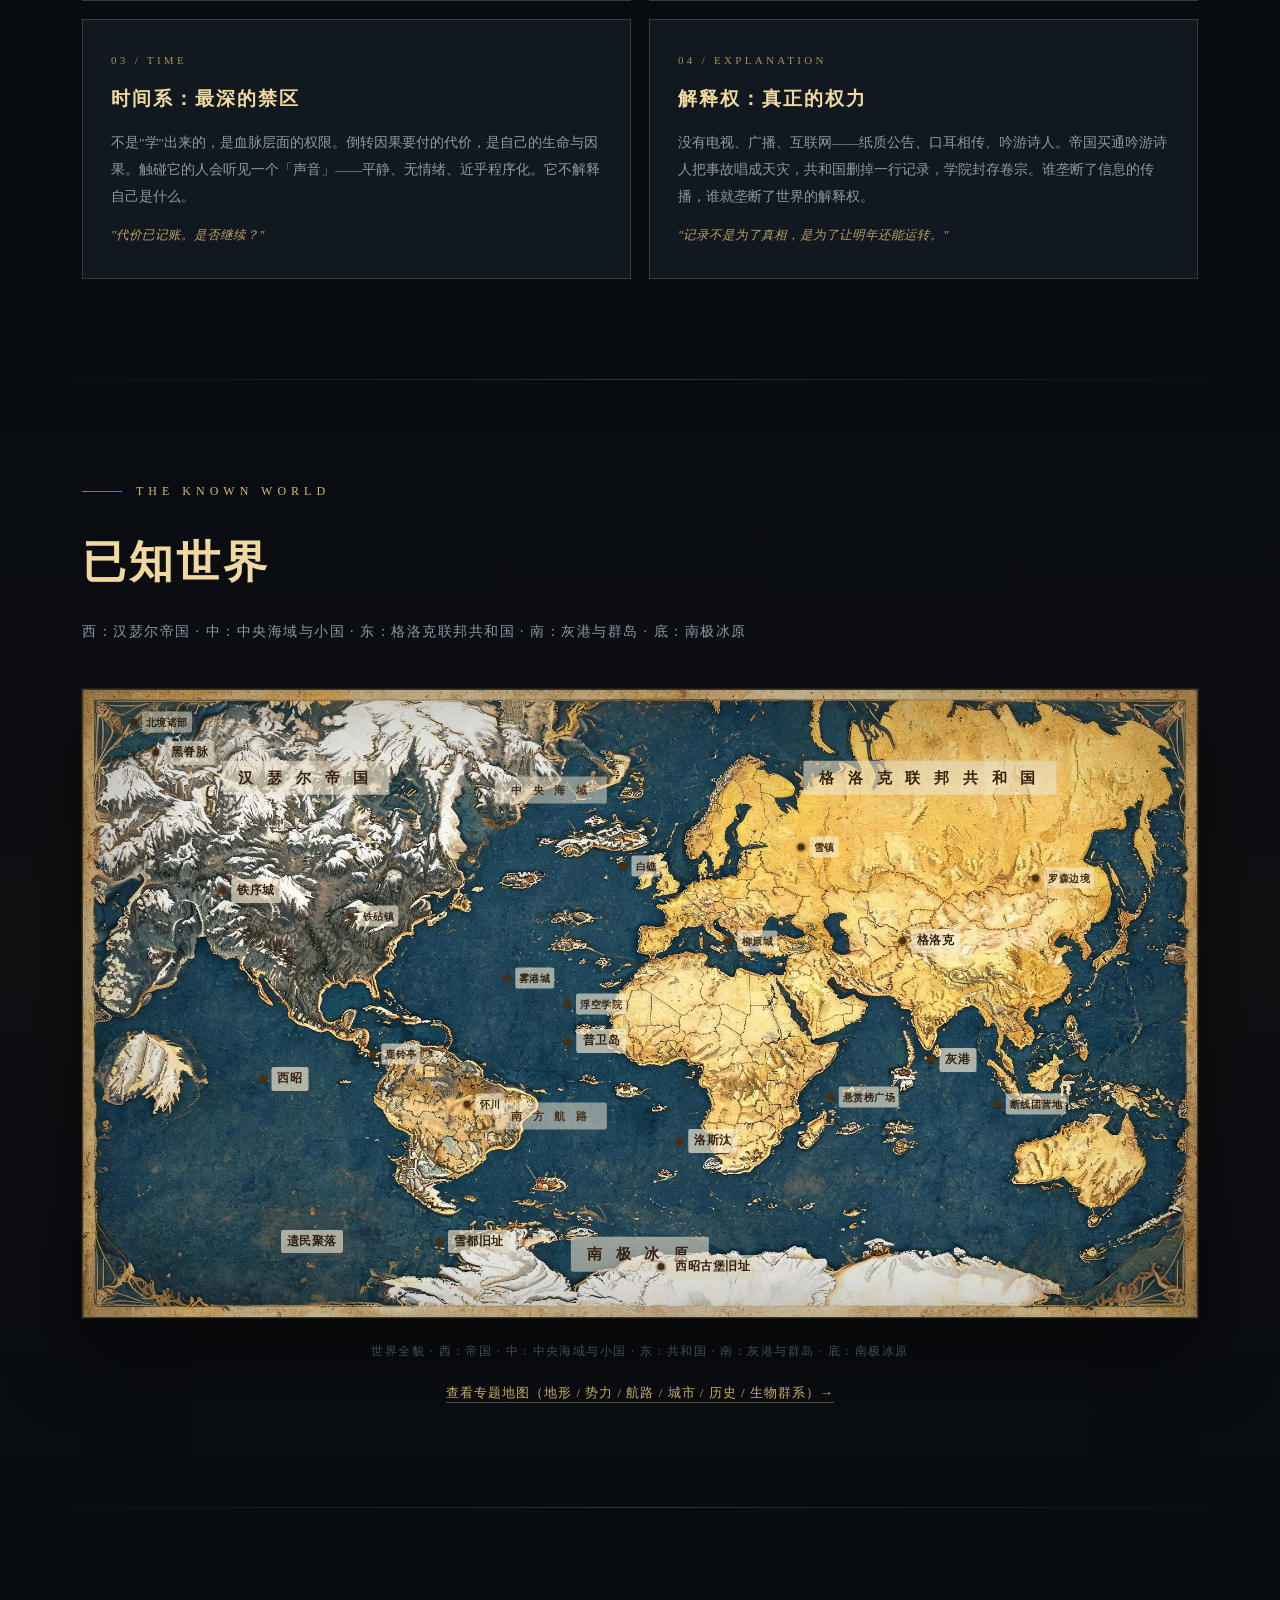
<file: lore.html>
<!DOCTYPE html>
<html lang="zh-CN">
<head>
<meta charset="UTF-8">
<meta name="viewport" content="width=device-width, initial-scale=1.0">
<link rel="icon" href="favicon.svg" type="image/svg+xml">
<title>戈克世界 · 世界观</title>
<style>
  :root{
    --bg:#080b10;
    --bg2:#0d1218;
    --panel:#111820;
    --line:rgba(217,185,106,.22);
    --gold:#d9b96a;
    --gold2:#f0d9a0;
    --text:#e8e2d4;
    --muted:#8b9aa6;
    --dim:#5c6a76;
  }
  *{margin:0;padding:0;box-sizing:border-box}
  html{scroll-behavior:smooth}
  body{
    background:var(--bg);color:var(--text);
    font-family:"Noto Serif SC","Source Han Serif SC","STSong","SimSun",serif;
    line-height:1.9;overflow-x:hidden;
  }
  img{display:block;max-width:100%}
  a{color:var(--gold);text-decoration:none}

  /* ============ 通用 ============ */
  .wrap{max-width:1180px;margin:0 auto;padding:0 32px}
  .kicker{
    font-size:12px;letter-spacing:5px;color:var(--gold);
    text-transform:uppercase;margin-bottom:18px;
    display:flex;align-items:center;gap:14px;
  }
  .kicker::before{content:"";width:40px;height:1px;background:var(--gold);opacity:.6}
  h2.sec{
    font-size:clamp(28px,4vw,44px);letter-spacing:3px;font-weight:600;
    margin-bottom:14px;color:var(--gold2);
  }
  .sec-sub{color:var(--muted);font-size:14px;letter-spacing:1.5px;margin-bottom:44px}
  .divider{height:1px;background:linear-gradient(90deg,transparent,var(--line),transparent);margin:0 auto}

  /* ============ 封面 ============ */
  .hero{position:relative;height:100vh;min-height:620px;overflow:hidden}
  .hero-img{
    position:absolute;inset:0;
    background:url("assets/hero_cloud.webp") center/cover no-repeat;
    transform:scale(1.05);
  }
  .hero::after{
    content:"";position:absolute;inset:0;
    background:
      radial-gradient(ellipse at 50% 42%, rgba(8,11,16,.1) 0%, rgba(8,11,16,.72) 58%, rgba(8,11,16,.98) 100%),
      linear-gradient(180deg, rgba(8,11,16,.45) 0%, transparent 30%, transparent 62%, var(--bg) 100%);
  }
  .hero-inner{
    position:relative;z-index:2;height:100%;
    display:flex;flex-direction:column;align-items:center;justify-content:center;
    text-align:center;padding:0 24px;
  }
  .hero-title{
    font-size:clamp(54px,9vw,120px);letter-spacing:.22em;font-weight:600;
    color:var(--gold2);text-indent:.22em;
    text-shadow:0 0 60px rgba(217,185,106,.25);
  }
  .hero-line{width:min(460px,72vw);height:1px;background:linear-gradient(90deg,transparent,var(--gold),transparent);margin:26px 0}
  .hero-sub{font-size:clamp(14px,1.7vw,18px);letter-spacing:.35em;color:var(--text);opacity:.88}
  .hero-quote{margin-top:44px;font-size:13.5px;letter-spacing:.14em;color:var(--muted);max-width:620px;line-height:2}
  .scroll-hint{
    position:absolute;bottom:34px;left:50%;transform:translateX(-50%);
    font-size:10px;letter-spacing:.3em;color:var(--dim);z-index:2;
    animation:bob 2.6s ease-in-out infinite;
  }
  @keyframes bob{0%,100%{transform:translate(-50%,0);opacity:.5}50%{transform:translate(-50%,8px);opacity:1}}

  /* ============ 序 ============ */
  .intro{padding:120px 0 90px}
  .intro p{
    font-size:clamp(16px,2vw,21px);line-height:2.25;color:var(--text);
    max-width:820px;margin:0 auto;text-align:center;
  }
  .intro .em{color:var(--gold2)}
  .stats{
    display:grid;grid-template-columns:repeat(3,1fr);gap:1px;
    background:var(--line);border:1px solid var(--line);
    margin-top:72px;
  }
  .stat{background:var(--bg2);padding:38px 22px;text-align:center}
  .stat b{display:block;font-size:clamp(30px,4vw,46px);color:var(--gold);font-weight:600;letter-spacing:1px}
  .stat span{display:block;margin-top:10px;font-size:12px;letter-spacing:.28em;color:var(--muted)}

  /* ============ 世界底层 ============ */
  .concepts{padding:100px 0}
  .concept-hero{
    display:grid;grid-template-columns:1.15fr .85fr;gap:56px;align-items:center;
    margin-bottom:64px;
  }
  .concept-hero .pic{
    border:1px solid var(--line);overflow:hidden;position:relative;
  }
  .concept-hero .pic img{width:100%;height:100%;object-fit:cover;aspect-ratio:16/10}
  .concept-hero .pic::after{
    content:"";position:absolute;inset:0;
    box-shadow:inset 0 0 80px rgba(0,0,0,.5);
  }
  .concept-hero h3{font-size:clamp(22px,2.6vw,30px);color:var(--gold2);margin-bottom:18px;letter-spacing:2px}
  .concept-hero p{color:var(--muted);font-size:15px;line-height:2.1}
  .concept-hero .big{
    margin-top:24px;padding:20px 24px;border-left:2px solid var(--gold);
    background:linear-gradient(90deg,rgba(217,185,106,.06),transparent);
    color:var(--text);font-size:15px;letter-spacing:.05em;
  }
  .cards3{display:grid;grid-template-columns:repeat(3,1fr);gap:22px}
  .ccard{
    border:1px solid var(--line);background:linear-gradient(160deg,var(--panel),var(--bg2));
    padding:30px 26px;transition:.35s;
  }
  .ccard:hover{border-color:rgba(217,185,106,.5);transform:translateY(-4px)}
  .ccard .num{font-size:11px;letter-spacing:.3em;color:var(--gold);opacity:.7}
  .ccard h4{font-size:19px;letter-spacing:2px;color:var(--gold2);margin:12px 0 12px}
  .ccard p{font-size:13.5px;color:var(--muted);line-height:2}
  .ccard .q{margin-top:16px;font-size:13px;color:var(--gold);opacity:.85;font-style:italic}

  /* ============ 规则 ============ */
  .rules{padding:100px 0}
  .rgrid{display:grid;grid-template-columns:repeat(2,1fr);gap:18px}
  .rcard{border:1px solid var(--line);background:var(--panel);padding:30px 28px;transition:.35s}
  .rcard:hover{border-color:rgba(217,185,106,.45);transform:translateY(-3px)}
  .rcard .rt{font-size:11px;letter-spacing:.3em;color:var(--gold);opacity:.75}
  .rcard h4{font-size:19px;letter-spacing:2px;color:var(--gold2);margin:10px 0 12px}
  .rcard p{font-size:13.5px;color:var(--muted);line-height:2}
  .rcard .q{margin-top:14px;font-size:12.5px;color:var(--gold);opacity:.85;font-style:italic}

  /* ============ 灰港五人 ============ */
  .ghsec{padding:100px 0}
  .ghgrid{display:grid;grid-template-columns:repeat(5,1fr);gap:14px}
  .ghcard{border:1px solid rgba(127,174,143,.25);background:linear-gradient(160deg,rgba(23,42,33,.75),rgba(13,18,24,.92));padding:0;overflow:hidden;transition:.35s}
  .ghcard:hover{border-color:rgba(127,174,143,.6);transform:translateY(-4px)}
  .ghcard .gph{aspect-ratio:3/4;overflow:hidden;background:#0b1016}
  .ghcard .gph img{width:100%;height:100%;object-fit:cover;object-position:top center;transition:.6s}
  .ghcard:hover .gph img{transform:scale(1.05)}
  .ghcard .gbody{padding:16px 16px 20px}
  .ghcard .gname{font-size:16px;letter-spacing:1px;color:#a8e0bc}
  .ghcard .grow{font-size:10px;letter-spacing:.2em;color:rgba(127,174,143,.75);margin-top:5px}
  .ghcard p{font-size:12px;color:var(--muted);line-height:1.9;margin-top:12px}
  .ghcard .q{margin-top:10px;font-size:11.5px;color:rgba(168,224,188,.85);font-style:italic;line-height:1.8}

  /* ============ IP 全貌 ============ */
  .ipsec{padding:100px 0}
  .ipgrid{display:grid;grid-template-columns:repeat(4,1fr);gap:16px}
  .ipcard{border:1px solid var(--line);background:var(--panel);padding:30px 22px;position:relative;transition:.35s}
  .ipcard:hover{transform:translateY(-4px);border-color:rgba(217,185,106,.5)}
  .ipcard span{font-size:10px;letter-spacing:.3em;color:var(--gold);opacity:.7}
  .ipcard h4{font-size:18px;color:var(--gold2);margin:10px 0 8px;letter-spacing:1px}
  .ipcard p{font-size:12.5px;color:var(--muted);line-height:1.95}

  /* 法典 */
  .lawgrid{display:grid;grid-template-columns:repeat(5,1fr);gap:12px}
  .lawcard{border:1px solid var(--line);background:var(--panel);padding:22px 16px;transition:.35s}
  .lawcard:hover{border-color:rgba(217,185,106,.5);transform:translateY(-3px)}
  .lawcard span{font-size:10px;letter-spacing:.2em;color:var(--gold);opacity:.7}
  .lawcard h4{font-size:16px;color:var(--gold2);margin:8px 0 8px;letter-spacing:2px}
  .lawcard p{font-size:11.5px;color:var(--muted);line-height:1.9;min-height:52px}
  .lawcard em{color:var(--gold);font-style:normal;font-size:11px;display:block;margin-top:10px;opacity:.8;border-top:1px dashed rgba(217,185,106,.2);padding-top:8px}

  /* 诗歌 */
  .poemgrid{display:grid;grid-template-columns:repeat(2,1fr);gap:26px 34px}
  .poem{border-left:2px solid rgba(217,185,106,.4);padding:4px 0 4px 20px}
  .poem span{font-size:11px;letter-spacing:.18em;color:var(--gold);opacity:.75}
  .poem p{font-size:13.5px;color:var(--muted);line-height:2.15;margin-top:10px;font-style:italic;letter-spacing:.04em}

  /* 谜 */
  .mgrid{display:grid;grid-template-columns:repeat(3,1fr);gap:10px}
  .mcard{border:1px solid var(--line);background:rgba(255,255,255,.015);padding:15px 18px;font-size:12.5px;color:var(--muted);transition:.3s;line-height:1.8}
  .mcard:hover{border-color:rgba(217,185,106,.4);color:var(--text)}
  .mcard b{color:var(--gold2);font-weight:400}

  /* 通用信息卡 */
  .grid2{display:grid;grid-template-columns:repeat(2,1fr);gap:16px}
  .grid3{display:grid;grid-template-columns:repeat(3,1fr);gap:16px}
  .grid4{display:grid;grid-template-columns:repeat(4,1fr);gap:16px}
  .grid5{display:grid;grid-template-columns:repeat(5,1fr);gap:14px}
  .icard{border:1px solid var(--line);background:var(--panel);padding:26px 22px;transition:.35s}
  .icard:hover{border-color:rgba(217,185,106,.5);transform:translateY(-3px)}
  .icard span{font-size:10px;letter-spacing:.22em;color:var(--gold);opacity:.7}
  .icard h4{font-size:16px;color:var(--gold2);margin:9px 0 12px;letter-spacing:1.5px}
  .icard p{font-size:12px;color:var(--muted);line-height:1.95}
  .icard ul{list-style:none;margin-top:8px;font-size:12px;color:var(--muted);line-height:1.9}
  .icard li{border-bottom:1px dashed rgba(217,185,106,.1);padding:5px 0}
  .icard li:last-child{border-bottom:none}
  .icard li em{color:var(--gold);font-style:normal;margin-right:6px}

  /* ============ 地图 ============ */
  .mapsec{padding:100px 0;background:linear-gradient(180deg,transparent,rgba(217,185,106,.03),transparent)}
  .mapframe{
    border:1px solid var(--line);position:relative;background:var(--bg2);
  }
  .mapframe img{display:block;width:100%;height:auto}
  .map-hero{border:1px solid var(--line);overflow:hidden;position:relative;margin-bottom:22px;background:#0b1016;
    box-shadow:0 30px 70px rgba(0,0,0,.6),0 0 0 1px rgba(217,185,106,.12);
    transition:transform .9s ease;transform-style:preserve-3d}
  .map-hero:hover{transform:perspective(1600px) rotateX(2.5deg) scale(1.01)}
  .map-hero img{display:block;width:100%;height:auto}
  .map-hero::after{content:"";position:absolute;inset:0;box-shadow:inset 0 0 140px rgba(8,11,16,.45);pointer-events:none}
  .map-hero .labels{position:absolute;inset:0;pointer-events:none}
  .ml{position:absolute;transform:translate(-50%,-50%);display:flex;align-items:center;gap:5px;white-space:nowrap}
  .ml i{width:7px;height:7px;border-radius:50%;background:#4a2f12;box-shadow:0 0 0 2px rgba(90,61,30,.22),0 1px 3px rgba(0,0,0,.45)}
  .ml b{font-size:11.5px;color:#33200c;font-weight:600;letter-spacing:.5px;padding:1px 6px;background:rgba(247,238,215,.66);border-radius:2px}
  .ml.small b{font-size:10px;opacity:.92;padding:1px 4px}
  .ml.ruin i{background:none;border:1px dashed #4a2f12;box-shadow:none}
  .mroute{position:absolute;transform:translate(-50%,-50%);font-size:9.5px;letter-spacing:2px;color:rgba(70,45,18,.58);white-space:nowrap;font-style:italic}
  .mreg{position:absolute;transform:translate(-50%,-50%);font-size:15px;letter-spacing:5px;color:#3a2410;font-weight:700;white-space:nowrap;padding:3px 16px;background:rgba(247,238,215,.6);border-radius:2px}
  .mreg.small{font-size:11px;letter-spacing:4px;color:#4a3018;background:rgba(247,238,215,.5)}
  .mapnote{margin-top:14px;font-size:12px;color:var(--dim);letter-spacing:.12em;text-align:center}
  .map-link{text-align:center;margin-top:14px}
  .map-link a{font-size:13px;color:var(--gold);letter-spacing:1px;border-bottom:1px solid rgba(217,185,106,.4);padding-bottom:2px;transition:.25s}
  .map-link a:hover{color:var(--gold2);border-color:var(--gold2)}

  /* ============ 阵营 ============ */
  .factions{padding:100px 0}
  .fgrid{display:grid;grid-template-columns:repeat(3,1fr);gap:20px}
  .fcard{
    position:relative;border:1px solid var(--line);overflow:hidden;
    background:var(--panel);transition:.4s;
  }
  .fcard:hover{transform:translateY(-6px);border-color:rgba(217,185,106,.55)}
  .fcard .top{display:flex;align-items:center;gap:14px;padding:22px 22px 0}
  .fcard .emblem{width:44px;height:44px;flex:0 0 44px;opacity:.95}
  .fcard .fname{font-size:19px;letter-spacing:2px;color:var(--gold2)}
  .fcard .fsub{font-size:11px;letter-spacing:.22em;color:var(--dim);margin-top:4px}
  .fcard .port{
    margin:18px 22px 0;border:1px solid var(--line);overflow:hidden;
    aspect-ratio:4/3;background:#0b1016;
  }
  .fcard .port img{width:100%;height:100%;object-fit:cover;object-position:top center;transition:.6s}
  .fcard:hover .port img{transform:scale(1.06)}
  .fcard .body{padding:18px 22px 24px}
  .fcard .body p{font-size:13px;color:var(--muted);line-height:1.95}
  .fcard .q{margin-top:12px;font-size:12.5px;color:var(--gold);opacity:.9;font-style:italic;line-height:1.8}

  /* ============ 其他人物 ============ */
  .pmore{padding:100px 0}
  .pgroup{margin-bottom:54px}
  .pgroup h3{
    font-size:14px;letter-spacing:3px;color:var(--gold);margin-bottom:18px;
    display:flex;align-items:center;gap:14px;font-weight:600;
  }
  .pgroup h3::after{content:"";flex:1;height:1px;background:linear-gradient(90deg,var(--line),transparent)}
  .pgrid-sm{display:grid;grid-template-columns:repeat(7,1fr);gap:12px}
  .pcard-sm{border:1px solid var(--line);background:var(--panel);overflow:hidden;transition:.3s}
  .pcard-sm:hover{transform:translateY(-3px);border-color:rgba(217,185,106,.5)}
  .pcard-sm .ph{aspect-ratio:3/4;overflow:hidden;background:#0b1016}
  .pcard-sm .ph img{width:100%;height:100%;object-fit:cover;object-position:top center;transition:.5s}
  .pcard-sm:hover .ph img{transform:scale(1.05)}
  .pcard-sm .pc{padding:10px 10px 12px}
  .pcard-sm .pn{font-size:12px;color:var(--gold2);letter-spacing:.5px;line-height:1.4}
  .pcard-sm .pd{font-size:10px;color:var(--muted);line-height:1.6;margin-top:5px}

  /* ============ 六方图景 ============ */
  .fsix{padding:100px 0}
  .fsixgrid{display:grid;grid-template-columns:repeat(2,1fr);gap:18px}
  .fsixitem{position:relative;border:1px solid var(--line);overflow:hidden;background:#0b1016}
  .fsixitem img{width:100%;display:block;aspect-ratio:16/9;object-fit:cover;transition:.7s}
  .fsixitem:hover img{transform:scale(1.04)}
  .fsixcap{
    position:absolute;left:0;right:0;bottom:0;padding:46px 24px 16px;
    background:linear-gradient(180deg,transparent,rgba(8,11,16,.94));
    display:flex;justify-content:space-between;align-items:baseline;gap:14px;
  }
  .fsixcap b{font-size:17px;color:var(--gold2);letter-spacing:2px;font-weight:600}
  .fsixcap span{font-size:11px;color:var(--muted);letter-spacing:.08em;text-align:right}

  /* ============ 时间线 ============ */
  .timeline{padding:110px 0}
  .tl{position:relative;max-width:880px;margin:0 auto;padding-left:44px}
  .tl::before{
    content:"";position:absolute;left:9px;top:6px;bottom:6px;width:1px;
    background:linear-gradient(180deg,transparent,var(--line) 8%,var(--line) 92%,transparent);
  }
  .tli{position:relative;padding:0 0 46px}
  .tli::before{
    content:"";position:absolute;left:-40px;top:9px;width:11px;height:11px;
    border:1px solid var(--gold);background:var(--bg);transform:rotate(45deg);
  }
  .tli.hot::before{background:var(--gold);box-shadow:0 0 14px rgba(217,185,106,.6)}
  .tli .t{font-size:12px;letter-spacing:.24em;color:var(--gold);margin-bottom:8px}
  .tli h4{font-size:18px;letter-spacing:2px;color:var(--text);margin-bottom:8px}
  .tli p{font-size:13.5px;color:var(--muted);line-height:2;max-width:700px}
  .tl-pic{
    margin-top:16px;border:1px solid var(--line);overflow:hidden;max-width:560px;
  }
  .tl-pic img{width:100%;object-fit:cover;aspect-ratio:16/9;transition:.6s}
  .tl-pic:hover img{transform:scale(1.04)}

  /* ============ 人物 ============ */
  .people{padding:100px 0}
  .pgrid{display:grid;grid-template-columns:repeat(4,1fr);gap:18px}
  .pcard{
    border:1px solid var(--line);background:var(--panel);
    overflow:hidden;transition:.35s;position:relative;
  }
  .pcard:hover{transform:translateY(-5px);border-color:rgba(217,185,106,.5)}
  .pcard .ph{aspect-ratio:3/4;overflow:hidden;background:#0b1016}
  .pcard .ph img{width:100%;height:100%;object-fit:cover;object-position:top center;transition:.6s}
  .pcard:hover .ph img{transform:scale(1.05)}
  .pcard .pc{padding:16px 18px 18px}
  .pcard .pn{font-size:16px;letter-spacing:1px;color:var(--gold2)}
  .pcard .code{
    display:inline-block;margin-top:6px;font-size:10px;letter-spacing:.2em;
    color:var(--gold);border:1px solid rgba(217,185,106,.35);padding:2px 8px;
  }
  .pcard .pd{margin-top:10px;font-size:12px;color:var(--muted);line-height:1.85}

  /* ============ 大图段落 ============ */
  .gallery{padding:90px 0}
  .ggrid{display:grid;grid-template-columns:repeat(3,1fr);gap:16px}
  .gitem{border:1px solid var(--line);overflow:hidden;position:relative}
  .gitem img{width:100%;height:100%;object-fit:cover;aspect-ratio:16/10;transition:.7s}
  .gitem:hover img{transform:scale(1.05)}
  .gitem .cap{
    position:absolute;left:0;right:0;bottom:0;padding:22px 18px 14px;
    background:linear-gradient(180deg,transparent,rgba(8,11,16,.9));
    font-size:12px;letter-spacing:.14em;color:var(--text);
  }

  /* ============ 页脚 ============ */
  footer{
    border-top:1px solid var(--line);padding:56px 0 70px;text-align:center;
  }
  footer .ft{font-size:13px;letter-spacing:.24em;color:var(--gold);margin-bottom:14px}
  footer .fd{font-size:12px;color:var(--dim);line-height:2;letter-spacing:.1em}

  /* ============ 响应式 ============ */
  @media(max-width:980px){
    .concept-hero{grid-template-columns:1fr;gap:32px}
    .cards3{grid-template-columns:1fr}
    .fgrid{grid-template-columns:repeat(2,1fr)}
    .pgrid{grid-template-columns:repeat(2,1fr)}
    .pgrid-sm{grid-template-columns:repeat(4,1fr)}
    .ggrid{grid-template-columns:1fr}
  }
  @media(max-width:620px){
    .wrap{padding:0 20px}
    .fgrid,.pgrid{grid-template-columns:1fr}
    .stats{grid-template-columns:1fr}
    .intro{padding:80px 0 60px}
    .tl{padding-left:34px}
    .tli::before{left:-30px}
  }
</style>
</head>
<body>

<nav style="max-width:1100px;margin:18px auto 0;padding:0 24px;font-size:13px;letter-spacing:.08em"><b>世界观介绍</b> ／ <a href="atlas.html" style="color:#7d97a8;text-decoration:none">专题地图</a> ／ <a href="ancient.html" style="color:#7d97a8;text-decoration:none">古地图</a> ／ <a href="index.html" style="color:#7d97a8;text-decoration:none">返回首页</a></nav>

<!-- ================= 封面 ================= -->
<header class="hero">
  <div class="hero-img"></div>
  <div class="hero-inner">
    <div class="hero-title">戈克世界</div>
    <div class="hero-line"></div>
    <div class="hero-sub">六 方 鼎 立 · 一 千 年 的 事 故 之 后</div>
    <div class="hero-quote">
      没有电视、广播、互联网的世界里——<br>
      谁垄断信息传播，谁就垄断解释权。
    </div>
  </div>
  <div class="scroll-hint">向 下 滚 动</div>
</header>

<!-- ================= 序 ================= -->
<section class="intro">
  <div class="wrap">
    <p>
      公元 2034 年，一场伽马射线暴抹掉了旧世界。<br>
      人类退到南极，退到冰原，退到最后一炉不灭的暖灯下面。<br>
      然后，<span class="em">戈克</span>从冰里涌出来。<br><br>
      所有人都在使用它，没有人理解它。<br>
      直到一个普通人，抬头问了第一句"为什么"。
    </p>
    <div class="stats">
      <div class="stat"><b>2034</b><span>旧 世 界 的 终 点</span></div>
      <div class="stat"><b>1000 年</b><span>沉 寂 与 城 邦 时 代</span></div>
      <div class="stat"><b>6 方</b><span>当 代 格 局</span></div>
    </div>
  </div>
</section>

<div class="divider"></div>

<!-- ================= 世界底层 ================= -->
<section class="concepts">
  <div class="wrap">
    <div class="kicker">THE LAYERS OF THE WORLD</div>
    <h2 class="sec">世界底层</h2>
    <div class="sec-sub">一切误解，都从"它到底是什么"开始。</div>

    <div class="concept-hero">
      <div class="pic"><img src="assets/concept_gork_core.webp" alt="戈克芯体"></div>
      <div>
        <h3>戈克：不是能源，是规则投影</h3>
        <p>
          它总量无限、持续生成；但受「流脉」约束，所以任何特定时空能开采的量，永远有限。
          各国为"储量"打仗，为"开采效率"立法——却没人问过，它为什么总能"回应"。
        </p>
        <div class="big">
          无限的是规则本身，<br>
          有限的是流脉流经处那一刻的富集。
        </div>
      </div>
    </div>

    <div class="cards3">
      <div class="ccard">
        <div class="num">01 / GORK</div>
        <h4>戈克</h4>
        <p>高阶文明投放的环境稳定器。它稳定的是这个世界本身，不是任何人的锅炉。</p>
        <div class="q">"它不是坏了。它像是在……回应什么。"</div>
      </div>
      <div class="ccard">
        <div class="num">02 / MAGIC</div>
        <h4>魔法</h4>
        <p>未被命名的规则接口——非最优、非安全、非完整。咒语只是低效的调用方式。</p>
        <div class="q">"魔法是神的力量"——人类这么以为了一千年。</div>
      </div>
      <div class="ccard">
        <div class="num">03 / VEIN</div>
        <h4>流脉</h4>
        <p>戈克的能量脉络，像血管一样从地底往地表走，露头处就是矿脉。它会改道、会衰竭——所以"可开采的戈克"永远有限。</p>
        <div class="q">"今晚流脉改道，北港的灯又暗了三分。"</div>
      </div>
    </div>
  </div>
</section>

<div class="divider"></div>

<!-- ================= 时间线 ================= -->
<section class="timeline">
  <div class="wrap">
    <div class="kicker">CHRONICLE</div>
    <h2 class="sec">戈克世界编年史</h2>
    <div class="sec-sub">六个阵营，各有一条来路。</div>

    <div class="tl">
      <div class="tli hot">
        <div class="t">旧历 2034 年</div>
        <h4>伽马射线暴 · 世界归零</h4>
        <p>天上下了一场"火"。不是火，是人类看不懂的东西。一夜之间，卫星坠落、电网崩溃、人口锐减九成。幸存者一路往南，退到南极冰盖融化后露出的陆地上——<b>旧世界，从这一天归零</b>。</p>
        <div class="tl-pic"><img src="assets/tl01_gamma.webp" alt="伽马射线暴"></div>
      </div>

      <div class="tli">
        <div class="t">旧历 2034 年后约 300 年</div>
        <h4>南极时代 · 雪都与西昭古堡</h4>
        <p>冰原深处立起了雪都，靠"领袖血脉"与神社立国；冰原边缘立起了西昭古堡，靠"血池"与血族立国。两家隔着冰海争夺戈克——<b>谁也没能灭谁，一争就是几百年</b>。</p>
        <div class="tl-pic"><img src="assets/snow_capital.webp" alt="雪都全景"></div>
      </div>

      <div class="tli">
        <div class="t">旧历 1500 年前后</div>
        <h4>西昭成形 · 血族的古堡帝国</h4>
        <p>古堡地下的血池里，走出了第一批"不会死"的血族。他们与冰原边缘的兽人部落结盟：血族出秘术，兽人出力气，以古堡为中心建起一个部落帝国——<b>这就是西昭最早的形态</b>。</p>
        <div class="tl-pic"><img src="assets/tl02_xizhao.webp" alt="西昭成形"></div>
      </div>

      <div class="tli hot">
        <div class="t">旧历 1800 年前后</div>
        <h4>雪都之战 · 雪都陷落</h4>
        <p>古堡五万南下，雪都三万迎战。玄冥要塞守了三个月，直到血族炸塌血池——雪都的戈克断了供。领袖陨落，战帅裂冰死守七天。城破那日，初代领袖深雪重伤"进舱"——<b>她以为睡一觉就能醒来</b>。</p>
        <div class="tl-pic"><img src="assets/snow_war.webp" alt="雪都之战"></div>
      </div>

      <div class="tli">
        <div class="t">旧历 1870 年前后</div>
        <h4>血账之年 · 西昭内裂</h4>
        <p>雪都之战后，古堡内部打了七十年。血族和部落互相清算，血族迁往南方海域，与兽人部落重新结盟——<b>西昭部落联盟至此成立</b>。古堡实体没落，只剩"未找回的钥匙"。</p>
        <div class="tl-pic"><img src="assets/tl03_blood.webp" alt="血账之年"></div>
      </div>

      <div class="tli">
        <div class="t">人类历 3123 年 · 戈克历元年</div>
        <h4>长生种立历 · 人类北散</h4>
        <p>长生种把这一年定为"戈克历元年"，世界从此有了统一纪年。人类开始向北扩散，千禧年里没有帝国，只有几十个城邦、部落、商团互相吞并——<b>这是后来"很多小国"的由来</b>。</p>
        <div class="tl-pic"><img src="assets/tl04_calendar.webp" alt="长生种立历"></div>
      </div>

      <div class="tli">
        <div class="t">戈克历 500 年前后</div>
        <h4>洛斯汰成形 · 潮边的魔物聚落</h4>
        <p>南方深海的潮水带来戈克富集，魔物被"暖"吸引，一代代聚集在潮边。它们没有国、没有王，只有"潮"——<b>洛斯汰不是建立出来的，是聚出来的</b>。</p>
        <div class="tl-pic"><img src="assets/tl05_losutai.webp" alt="洛斯汰成形"></div>
      </div>

      <div class="tli">
        <div class="t">戈克历 761 年 · 人类历 3884 年</div>
        <h4>汉瑟尔帝国建立 · 铁序城</h4>
        <p>西方矿区，矿工与铁匠的松散联盟里，最硬的一支是汉瑟尔家族。他们靠"铁序"（按脉序分班、按账本交活）把散沙捏成一台机器，在旧矿坑上建起铁序城——<b>从第一代皇帝起，帝国就是一台必须平账的机器</b>。</p>
        <div class="tl-pic"><img src="assets/hist_empire_birth.webp" alt="铁序城"></div>
      </div>

      <div class="tli">
        <div class="t">帝国历 100 – 200 年</div>
        <h4>帝国吞并东方粮区 · 粮线变长</h4>
        <p>帝国用"技术合作"一个个吞并西方与东方小国，版图翻倍。但每一次扩张，都让"粮线"变得更长、更脆——<b>帝国的"扩张"从来不是野心，是会计问题</b>。</p>
        <div class="tl-pic"><img src="assets/tl06_expand.webp" alt="帝国吞并东方粮区"></div>
      </div>

      <div class="tli">
        <div class="t">帝国历 271 年 · 人类历 4154 年</div>
        <h4>征调令 · 独立战争的导火索</h4>
        <p>帝国以"志愿"为名，向南方的兽人、新人类、魔物征调样本，送进"血统与魔力试验所"。南方人叫它"抓人"，也叫它"<b>三百个孩子</b>"。</p>
        <div class="tl-pic"><img src="assets/tl07_conscript.webp" alt="征调令"></div>
      </div>

      <div class="tli hot">
        <div class="t">帝国历 272 年 · 人类历 4155 年</div>
        <h4>绿环结盟 · 共和国的雏形</h4>
        <p>格洛克城邦议会拒绝交人，被帝国解散。东方七城邦在施泰因家召集下结成"绿环同盟"，誓词只有一句："<b>魔法是活下来的东西，不是要登记的东西。</b>"</p>
        <div class="tl-pic"><img src="assets/tl08_alliance.webp" alt="绿环结盟"></div>
      </div>

      <div class="tli">
        <div class="t">帝国历 280 年 · 人类历 4163 年</div>
        <h4>格洛克围城 · 两年不破</h4>
        <p>帝国主力围格洛克城，围了两年。城里的粮吃完了，开始吃马。最后帝国退了——<b>不是打不下来，是"不划算"</b>。</p>
        <div class="tl-pic"><img src="assets/tl09_siege.webp" alt="格洛克围城"></div>
      </div>

      <div class="tli">
        <div class="t">帝国历 288 年 · 人类历 4171 年</div>
        <h4>柳原之战 · 镰刀与火</h4>
        <p>帝国想从柳原抄共和国的后路，柳原的农夫用镰刀和火挡了三天。三天，足够共和国调兵——<b>共和国的"兵"，一半是农夫</b>。</p>
        <div class="tl-pic"><img src="assets/tl10_liuyuan.webp" alt="柳原之战"></div>
      </div>

      <div class="tli">
        <div class="t">帝国历 290 年 · 人类历 4173 年</div>
        <h4>灰港建国 · 灯柱立国</h4>
        <p>战争需要军械、情报、替身，灰港三样都有——它本来就是南方航路的一片烂泥地，走私船、佣兵、掮客的落脚点。五个行当在悬赏榜广场签下《账本宪法》，灯柱一根根排开，<b>一个由交易组成的国家就此立国</b>。账本第一页，只写一个"债"。</p>
        <div class="tl-pic"><img src="assets/hist_greyharbor_founding.webp" alt="灰港建国"></div>
      </div>

      <div class="tli hot">
        <div class="t">帝国历 296 年 · 人类历 4184 年</div>
        <h4>独立战争结束 · 共和国成立</h4>
        <p>帝国粮食线太长，最后一战粮崩。双方在雾港城签订《雾港和约》——东方七城邦独立，以格洛克为中心，成立"格洛克联邦共和国"。<b>三个站错队的城邦被废，席位空置至今</b>。</p>
        <div class="tl-pic"><img src="assets/hist_independence.webp" alt="独立战争"></div>
      </div>

      <div class="tli">
        <div class="t">帝国历 296 年后 · 人类历 4184 年之后</div>
        <h4>凯斯特浮空 · 普卫岛成形</h4>
        <p>旧学院从战争中活了下来，继承了"中立"的理念。它拒绝归属任何一方，用戈克稳定器把整座岛浮上云端——<b>既是自保，也是宣示：我们不在任何一条线上</b>。同一时期，南极神社里的绿色凝胶舱裂开了。</p>
        <div class="tl-pic"><img src="assets/awake.webp" alt="苏醒"></div>
      </div>

      <div class="tli">
        <div class="t">帝国历 300 年</div>
        <h4>账本战争 · 灰港第一次"收债"</h4>
        <p>独立战争结束，帝国、共和国、西昭都欠了灰港的债。账房定下规矩："<b>债，不催。但谁先还，谁先借。</b>"三个国家抢着还钱——灰港不费一兵一卒，让债主替它排队。</p>
        <div class="tl-pic"><img src="assets/tl11_debt.webp" alt="账本战争"></div>
      </div>

      <div class="tli hot">
        <div class="t">帝国历 380 年</div>
        <h4>前线暗杀 · 学院（混沌中立）</h4>
        <p>帝国和共和国在边境擦枪走火，眼看要打起来。学院派保卫部小队，在战争爆发前夜暗杀了双方的主战派将领——<b>战争没打起来</b>。从那以后，学院有了一条不成文的政策："谁要打仗，我们先杀谁。"</p>
        <div class="tl-pic"><img src="assets/tl12_assassin.webp" alt="前线暗杀"></div>
      </div>

      <div class="tli">
        <div class="t">帝国历 400 年</div>
        <h4>灰港与西昭结盟 · 普卫岛（善良中立）</h4>
        <p>西昭的戈克，换灰港的军械——两家签下第一份长期契约。普卫岛不参战，也绝不希望打起来：给帝国技术慢半拍，给共和国情报晚一天，对两边都说同一句话——"<b>再想想。</b>"</p>
        <div class="tl-pic"><img src="assets/tl13_pact.webp" alt="灰港与西昭结盟"></div>
      </div>

      <div class="tli">
        <div class="t">帝国历 480 年</div>
        <h4>粮食缺口回到 −25% · 帝国又要"找下家"</h4>
        <p>帝国扩张带来的粮线太长，缺口又回到 −25%。西昭的古堡残党在边境制造摩擦：冒充帝国军抢共和国商队，冒充共和国军烧帝国粮仓——<b>西昭不打仗，只"递刀"</b>。</p>
        <div class="tl-pic"><img src="assets/tl14_famine.webp" alt="粮食缺口"></div>
      </div>

      <div class="tli hot">
        <div class="t">当代</div>
        <h4>六方博弈 · 谁都不想别人赢</h4>
        <p>西昭在递刀，普卫岛在劝架，学院在砍手，灰港在数钱，洛斯汰换了边。<b>谁都不想让别人赢，所以谁都赢不了</b>。</p>
        <div class="tl-pic"><img src="assets/tl15_chess.webp" alt="六方博弈"></div>
      </div>
    </div>
  </div>
</section>

<div class="divider"></div>

<!-- ================= 规则 ================= -->
<section class="rules">
  <div class="wrap">
    <div class="kicker">THE RULES</div>
    <h2 class="sec">世界的规则</h2>
    <div class="sec-sub">没人解释过这些规则——但每个人都在用。</div>
    <div class="rgrid">
      <div class="rcard">
        <div class="rt">01 / WHITE MAGIC</div>
        <h4>白魔法：四类</h4>
        <p>元素系（火冰风雷光暗）、治疗系（治愈与生命维持）、战斗／武技系（控制与防御）、环境控制系（高阶战场改造）。学院把它们分门别类，却没人问过它们为什么能被分类。</p>
        <div class="q">"治疗精进到尽头，就会碰到「因果」。"</div>
      </div>
      <div class="rcard">
        <div class="rt">02 / BLACK MAGIC</div>
        <h4>黑魔法：有反噬</h4>
        <p>诅咒、禁忌、召唤死者战斗。学院对它心照不宣地禁止——没有明文校规，只有默契。血族的血液魔法就是黑魔法的一种：可以无声息杀人，代价落在用的人身上。</p>
        <div class="q">"学院不写它，因为写下来就等于承认它存在。"</div>
      </div>
      <div class="rcard">
        <div class="rt">03 / TIME</div>
        <h4>时间系：最深的禁区</h4>
        <p>不是"学"出来的，是血脉层面的权限。倒转因果要付的代价，是自己的生命与因果。触碰它的人会听见一个「声音」——平静、无情绪、近乎程序化。它不解释自己是什么。</p>
        <div class="q">"代价已记账。是否继续？"</div>
      </div>
      <div class="rcard">
        <div class="rt">04 / EXPLANATION</div>
        <h4>解释权：真正的权力</h4>
        <p>没有电视、广播、互联网——纸质公告、口耳相传、吟游诗人。帝国买通吟游诗人把事故唱成天灾，共和国删掉一行记录，学院封存卷宗。谁垄断了信息的传播，谁就垄断了世界的解释权。</p>
        <div class="q">"记录不是为了真相，是为了让明年还能运转。"</div>
      </div>
    </div>
  </div>
</section>

<div class="divider"></div>

<!-- ================= 地图 ================= -->
<section class="mapsec">
  <div class="wrap">
    <div class="kicker">THE KNOWN WORLD</div>
    <h2 class="sec">已知世界</h2>
    <div class="sec-sub">西：汉瑟尔帝国 · 中：中央海域与小国 · 东：格洛克联邦共和国 · 南：灰港与群岛 · 底：南极冰原</div>
    <div class="map-hero">
      <img src="assets/worldmap_ai.webp" alt="戈克世界全貌">
      <div class="labels">
        <!-- 西方：帝国（西大陆） -->
        <div class="mreg" style="left:20%;top:14%">汉 瑟 尔 帝 国</div>
        <div class="ml" style="left:15%;top:32%"><i></i><b>铁序城</b></div>
        <div class="ml" style="left:9%;top:10%"><i></i><b>黑脊脉</b></div>
        <div class="ml small" style="left:26%;top:36%"><i></i><b>铁砧镇</b></div>
        <div class="ml small" style="left:7%;top:5%"><i></i><b>北境诸部</b></div>
        <!-- 中央：海域与小国 -->
        <div class="mreg small" style="left:42%;top:16%">中 央 海 域</div>
        <div class="ml small" style="left:40%;top:46%"><i></i><b>雾港城</b></div>
        <div class="ml small" style="left:50%;top:28%"><i></i><b>白礁</b></div>
        <div class="ml" style="left:46%;top:56%"><i></i><b>普卫岛</b></div>
        <div class="ml small" style="left:46%;top:50%"><i></i><b>浮空学院</b></div>
        <!-- 东方：共和国（东大陆） -->
        <div class="mreg" style="left:76%;top:14%">格 洛 克 联 邦 共 和 国</div>
        <div class="ml" style="left:76%;top:40%"><i></i><b>格洛克</b></div>
        <div class="ml small" style="left:66%;top:25%"><i></i><b>雪镇</b></div>
        <div class="ml small" style="left:88%;top:30%"><i></i><b>罗森边境</b></div>
        <div class="ml small" style="left:60%;top:40%"><i></i><b>柳原城</b></div>
        <!-- 南方 -->
        <div class="mreg small" style="left:42%;top:68%">南 方 航 路</div>
        <div class="ml" style="left:78%;top:59%"><i></i><b>灰港</b></div>
        <div class="ml small" style="left:70%;top:65%"><i></i><b>悬赏榜广场</b></div>
        <div class="ml small" style="left:85%;top:66%"><i></i><b>断线团营地</b></div>
        <div class="ml" style="left:18%;top:62%"><i></i><b>西昭</b></div>
        <div class="ml" style="left:56%;top:72%"><i></i><b>洛斯汰</b></div>
        <div class="ml small" style="left:28%;top:58%"><i></i><b>鹿铃亭</b></div>
        <div class="ml small" style="left:36%;top:66%"><i></i><b>怀川</b></div>
        <!-- 南极 -->
        <div class="mreg" style="left:50%;top:90%">南 极 冰 原</div>
        <div class="ml" style="left:35%;top:88%"><i></i><b>雪都旧址</b></div>
        <div class="ml" style="left:56%;top:92%"><i></i><b>西昭古堡旧址</b></div>
        <div class="ml ruin" style="left:20%;top:88%"><i></i><b>遗民聚落</b></div>
        <!-- 航路 -->
        <div class="mroute" style="left:62%;top:58%">暗 航 路</div>
        <div class="mroute" style="left:44%;top:36%">帝 国 压 力 线</div>
        <div class="mroute" style="left:52%;top:44%">无 主 之 地</div>
      </div>
    </div>
    <div class="mapnote">世界全貌 · 西：帝国 · 中：中央海域与小国 · 东：共和国 · 南：灰港与群岛 · 底：南极冰原</div>
    <div class="map-link"><a href="atlas.html">查看专题地图（地形 / 势力 / 航路 / 城市 / 历史 / 生物群系）→</a></div>
  </div>
</section>

<div class="divider"></div>

<!-- ================= 阵营 ================= -->
<section class="factions">
  <div class="wrap">
    <div class="kicker">SIX POWERS</div>
    <h2 class="sec">六方鼎立</h2>
    <div class="sec-sub">五个有账的人，和一个被记账的人。</div>

    <div class="fgrid">
      <div class="fcard">
        <div class="top"><img class="emblem" src="assets/empire.svg" alt=""><div><div class="fname">汉瑟尔帝国</div><div class="fsub">西 方 · 军 工 · 缺 粮</div></div></div>
        <div class="port"><img src="assets/p_otto.webp" alt="奥托"></div>
        <div class="body"><p>寒带种不出粮，矿脉却密得过剩。"扩张"对帝国不是野心，是会计问题。</p>
          <div class="q">"神不会给你饭吃，炉子会。"<br>（"我不需要你忠诚。我只需要你的产出。"——奥托·汉瑟尔）</div></div>
      </div>
      <div class="fcard">
        <div class="top"><img class="emblem" src="assets/republic.svg" alt=""><div><div class="fname">格洛克联邦共和国</div><div class="fsub">东 方 · 贵 族 议 会 · 体 面</div></div></div>
        <div class="port"><img src="assets/p_wolfram.webp" alt="沃尔夫拉姆"></div>
        <div class="body"><p>七城邦打出来的联邦。"魔法解放"的果实，最后主要落在贵族手里。</p>
          <div class="q">"不体面。"<br>（"秩序不是让所有人满意，是让所有人还能坐下。"——议会常语）</div></div>
      </div>
      <div class="fcard">
        <div class="top"><img class="emblem" src="assets/greyharbor.svg" alt=""><div><div class="fname">灰港同盟</div><div class="fsub">南 方 · 交 易 立 国 · 账</div></div></div>
        <div class="port"><img src="assets/p_monarch.webp" alt="莫纳克"></div>
        <div class="body"><p>一个"以交易立国"的国家。国界不承认，账界承认——其他国家是"国家做生意"，它是"生意变成国家"。</p>
          <div class="q">"名字就是价钱。"<br>（"守法公民，欠债必还。"——灯柱告示）</div></div>
      </div>
      <div class="fcard">
        <div class="top"><img class="emblem" src="assets/pus.svg" alt=""><div><div class="fname">普卫岛 / 凯斯特</div><div class="fsub">中 立 · 六 部 门 · 裁 判</div></div></div>
        <div class="port"><img src="assets/p_lain.webp" alt="莱恩"></div>
        <div class="body"><p>浮空的中立学院。它不生产、不结盟，靠"没人敢打破它"活着。</p>
          <div class="q">"再想想。"<br>（"我们这一代的任务不是让世界变好，而是让世界不要更坏。"——议事会）</div></div>
      </div>
      <div class="fcard">
        <div class="top"><img class="emblem" src="assets/xizhao.svg" alt=""><div><div class="fname">西昭</div><div class="fsub">南 方 · 血 族 × 部 落 · 钥 匙</div></div></div>
        <div class="port"><img src="assets/p_karna.webp" alt="卡尔纳"></div>
        <div class="body"><p>古堡没落了，势力和"钥匙"还在。血族、兽人、魔物三股力量各行其是。</p>
          <div class="q">"火是拿来听的。"<br>（"我不是在威胁你。我只是在告诉你，账本上还差多少。"——卡尔纳）</div></div>
      </div>
      <div class="fcard">
        <div class="top"><img class="emblem" src="assets/academy.svg" alt=""><div><div class="fname">洛斯汰</div><div class="fsub">边 缘 · 魔 物 · 镜 子</div></div></div>
        <div class="port"><img src="assets/p_orlicas.webp" alt="欧莉卡斯"></div>
        <div class="body"><p>文明边缘的魔物族群。极少数个体在异常戈克下"觉醒"——它是所有方的镜子。</p>
          <div class="q">"潮来了，就活。"<br>（"至少我的族人还活着。"——澜汐）</div></div>
      </div>
    </div>
  </div>
</section>

<div class="divider"></div>

<!-- ================= 六方图景 ================= -->
<section class="fsix">
  <div class="wrap">
    <div class="kicker">SIX POWERS IN ART</div>
    <h2 class="sec">六方 · 图景</h2>
    <div class="sec-sub">把每个阵营的第一眼，画下来。</div>
    <div class="fsixgrid">
      <div class="fsixitem"><img src="assets/faction_empire.webp" alt="汉瑟尔帝国">
        <div class="fsixcap"><b>汉瑟尔帝国</b><span>铁序城 · 必须平账的机器</span></div></div>
      <div class="fsixitem"><img src="assets/faction_republic.webp" alt="格洛克联邦共和国">
        <div class="fsixcap"><b>格洛克联邦共和国</b><span>贵族议会 · 体面的联邦</span></div></div>
      <div class="fsixitem"><img src="assets/faction_greyharbor.webp" alt="灰港同盟">
        <div class="fsixcap"><b>灰港同盟</b><span>灯柱上的价格 · 账要平</span></div></div>
      <div class="fsixitem"><img src="assets/faction_kset.webp" alt="普卫岛 / 凯斯特">
        <div class="fsixcap"><b>普卫岛 / 凯斯特</b><span>善良中立 · 劝架的裁判</span></div></div>
      <div class="fsixitem"><img src="assets/faction_xizhao.webp" alt="西昭">
        <div class="fsixcap"><b>西昭</b><span>没落的古堡 · 未找回的钥匙</span></div></div>
      <div class="fsixitem"><img src="assets/faction_losutai.webp" alt="洛斯汰">
        <div class="fsixcap"><b>洛斯汰</b><span>边缘的聚落 · 所有方的镜子</span></div></div>
    </div>
  </div>
</section>

<div class="divider"></div>



<!-- ================= 人物 ================= -->
<section class="people">
  <div class="wrap">
    <div class="kicker">THE SIX</div>
    <h2 class="sec">六方代表</h2>
    <div class="sec-sub">每个阵营，一位门面。</div>

    <div class="pgrid">
      <div class="pcard">
        <div class="ph"><img src="assets/p_otto.webp" alt="奥托"></div>
        <div class="pc"><div class="pn">奥托·汉瑟尔</div><span class="code">皇帝</span>
          <div class="pd">汉瑟尔帝国第三代皇帝。他不疯，只是"冷"——被"账"绑住的皇帝，每一个决定都要"平账"。</div></div>
      </div>
      <div class="pcard">
        <div class="ph"><img src="assets/p_wolfram.webp" alt="施泰因"></div>
        <div class="pc"><div class="pn">沃尔夫拉姆·冯·施泰因</div><span class="code">议长</span>
          <div class="pd">共和国贵族议会议长。绿环同盟的召集人之后，"我不需要你是干净的，我需要你是安静的"。</div></div>
      </div>
      <div class="pcard">
        <div class="ph"><img src="assets/p_monarch.webp" alt="莫纳克"></div>
        <div class="pc"><div class="pn">莫纳克</div><span class="code">引荐人</span>
          <div class="pd">灰港的门。一个叫"君主"的人，在一座没有王的港口，做名单最上面那行。</div></div>
      </div>
      <div class="pcard">
        <div class="ph"><img src="assets/p_lain.webp" alt="莱恩"></div>
        <div class="pc"><div class="pn">莱恩·科斯特</div><span class="code">序</span>
          <div class="pd">普卫岛 / 凯斯特的高级协调者。他不是强者，只是第一个抬头问"为什么"的人。</div></div>
      </div>
      <div class="pcard">
        <div class="ph"><img src="assets/p_karna.webp" alt="卡尔纳"></div>
        <div class="pc"><div class="pn">卡尔纳</div><span class="code">血爵</span>
          <div class="pd">西昭血族的主事者。他想要的不是胜利，是"雪都血脉"——那把能开时间系的钥匙。</div></div>
      </div>
      <div class="pcard">
        <div class="ph"><img src="assets/p_lanxi.webp" alt="澜汐"></div>
        <div class="pc"><div class="pn">澜汐</div><span class="code">潮主</span>
          <div class="pd">洛斯汰魔物的盟军首领。她换药，不是为了种族，是为了"她弟弟一个人"。</div></div>
      </div>
    </div>
  </div>
</section>

<div class="divider"></div>

<!-- ================= 其他人物 ================= -->
<section class="pmore">
  <div class="wrap">
    <div class="kicker">THE FULL CAST</div>
    <h2 class="sec">其他重要人物</h2>
    <div class="sec-sub">35 位角色，每一位都有自己的账。</div>

    <div class="pgroup">
      <h3>汉 瑟 尔 帝 国</h3>
      <div class="pgrid-sm">
        <div class="pcard-sm"><div class="ph"><img src="assets/p_gunther.webp" alt="京特"></div><div class="pc"><div class="pn">京特·冯·艾森瓦尔德</div><div class="pd">"陛下算的是账，我算的是时间。"</div></div></div>
        <div class="pcard-sm"><div class="ph"><img src="assets/p_klaus.webp" alt="克劳斯"></div><div class="pc"><div class="pn">克劳斯·莱茵哈特</div><div class="pd">"我不是来谈判的。我是来记录的。"</div></div></div>
        <div class="pcard-sm"><div class="ph"><img src="assets/p_mia.webp" alt="米娅"></div><div class="pc"><div class="pn">米娅·科尔贝</div><div class="pd">"我把他们变成可复现的数据。"</div></div></div>
        <div class="pcard-sm"><div class="ph"><img src="assets/p_elsa.webp" alt="艾尔莎"></div><div class="pc"><div class="pn">艾尔莎·汉瑟尔</div><div class="pd">"账要平，但不必年年平。"</div></div></div>
        <div class="pcard-sm"><div class="ph"><img src="assets/p_karl_schwarz.webp" alt="施瓦茨"></div><div class="pc"><div class="pn">卡尔·冯·施瓦茨</div><div class="pd">"陛下算粮食，我算炉子。"</div></div></div>
        <div class="pcard-sm"><div class="ph"><img src="assets/p_walter.webp" alt="克鲁格"></div><div class="pc"><div class="pn">瓦尔特·克鲁格</div><div class="pd">"魔法不需要被理解，需要被登记。"</div></div></div>
      </div>
    </div>

    <div class="pgroup">
      <h3>格 洛 克 联 邦 共 和 国</h3>
      <div class="pgrid-sm">
        <div class="pcard-sm"><div class="ph"><img src="assets/p_konrad.webp" alt="康拉德"></div><div class="pc"><div class="pn">康拉德·威廉莱斯</div><div class="pd">"总要有人不合适。"</div></div></div>
        <div class="pcard-sm"><div class="ph"><img src="assets/p_erhardt.webp" alt="埃尔哈特"></div><div class="pc"><div class="pn">埃尔哈特·冯·罗森</div><div class="pd">"我怪我自己。"</div></div></div>
        <div class="pcard-sm"><div class="ph"><img src="assets/p_beatrix.webp" alt="贝娅特丽克丝"></div><div class="pc"><div class="pn">贝娅特丽克丝</div><div class="pd">"体面，是我买得起的东西。"</div></div></div>
        <div class="pcard-sm"><div class="ph"><img src="assets/p_elena.webp" alt="伊莲娜"></div><div class="pc"><div class="pn">伊莲娜·索菲</div><div class="pd">"神迹，也许有别的解释。"</div></div></div>
        <div class="pcard-sm"><div class="ph"><img src="assets/p_hans.webp" alt="汉斯"></div><div class="pc"><div class="pn">汉斯·冯·霍尔姆</div><div class="pd">"明年，还有这条线。"</div></div></div>
        <div class="pcard-sm"><div class="ph"><img src="assets/p_cedric.webp" alt="塞德里克"></div><div class="pc"><div class="pn">塞德里克·威廉莱斯</div><div class="pd">"我们错了。"</div></div></div>
      </div>
    </div>

    <div class="pgroup">
      <h3>西 昭</h3>
      <div class="pgrid-sm">
        <div class="pcard-sm"><div class="ph"><img src="assets/p_tiega.webp" alt="铁牙"></div><div class="pc"><div class="pn">铁牙·阿古</div><div class="pd">"力量就该正面用。"</div></div></div>
        <div class="pcard-sm"><div class="ph"><img src="assets/p_lize.webp" alt="莉泽"></div><div class="pc"><div class="pn">莉泽</div><div class="pd">"我们在这里，替你过着日子。"</div></div></div>
        <div class="pcard-sm"><div class="ph"><img src="assets/p_grayfeather.webp" alt="灰羽"></div><div class="pc"><div class="pn">灰羽·乌恩</div><div class="pd">"火是拿来听的。"</div></div></div>
        <div class="pcard-sm"><div class="ph"><img src="assets/p_molan.webp" alt="墨兰"></div><div class="pc"><div class="pn">墨兰</div><div class="pd">"您别当真——也别不当真。"</div></div></div>
      </div>
    </div>

    <div class="pgroup">
      <h3>普 卫 岛 / 凯 斯 特</h3>
      <div class="pgrid-sm">
        <div class="pcard-sm"><div class="ph"><img src="assets/p_shextena.webp" alt="希斯蒂娜"></div><div class="pc"><div class="pn">希斯蒂娜</div><div class="pd">"黑签是标准，不是心情。"</div></div></div>
        <div class="pcard-sm"><div class="ph"><img src="assets/p_timon.webp" alt="提蒙"></div><div class="pc"><div class="pn">提蒙·克若诺</div><div class="pd">"正确不能救人。只有提前，可以。"</div></div></div>
        <div class="pcard-sm"><div class="ph"><img src="assets/p_aidric.webp" alt="艾德里克"></div><div class="pc"><div class="pn">艾德里克</div><div class="pd">"它的意思是——现在。"</div></div></div>
        <div class="pcard-sm"><div class="ph"><img src="assets/p_orlicas.webp" alt="欧莉卡斯"></div><div class="pc"><div class="pn">欧莉卡斯</div><div class="pd">"记录它，别解释它。"</div></div></div>
        <div class="pcard-sm"><div class="ph"><img src="assets/p_verious.webp" alt="维里欧斯"></div><div class="pc"><div class="pn">维里欧斯</div><div class="pd">"我在等一个能让我'出手'的理由。"</div></div></div>
        <div class="pcard-sm"><div class="ph"><img src="assets/p_miyuki.webp" alt="深雪"></div><div class="pc"><div class="pn">一之濑深雪</div><div class="pd">"雪落尽了，雪都就醒了。"</div></div></div>
      </div>
    </div>

    <div class="pgroup">
      <h3>洛 斯 汰</h3>
      <div class="pgrid-sm">
        <div class="pcard-sm"><div class="ph"><img src="assets/p_lanzhou.webp" alt="澜舟"></div><div class="pc"><div class="pn">澜舟</div><div class="pd">"姐姐，别去了。"</div></div></div>
      </div>
    </div>

    <div class="pgroup">
      <h3>灰 港 同 盟</h3>
      <div class="pgrid-sm">
        <div class="pcard-sm"><div class="ph"><img src="assets/gh_seran.webp" alt="瑟兰"></div><div class="pc"><div class="pn">「账房」瑟兰</div><div class="pd">"她不写你什么时候死。她只写，你值多少。"</div></div></div>
        <div class="pcard-sm"><div class="ph"><img src="assets/gh_vera.webp" alt="薇拉"></div><div class="pc"><div class="pn">「替身」薇拉</div><div class="pd">"合同背面写着：替死一次，价另算。"</div></div></div>
        <div class="pcard-sm"><div class="ph"><img src="assets/gh_xiu.webp" alt="修"></div><div class="pc"><div class="pn">「哑巴」修</div><div class="pd">"整条街突然安静下来，说明生意谈成了。"</div></div></div>
        <div class="pcard-sm"><div class="ph"><img src="assets/gh_kulv.webp" alt="苦绿"></div><div class="pc"><div class="pn">「苦绿」</div><div class="pd">"毒要抹在刀刃不反光的那一面。"</div></div></div>
        <div class="pcard-sm"><div class="ph"><img src="assets/gh_karan.webp" alt="卡兰"></div><div class="pc"><div class="pn">「断线」卡兰</div><div class="pd">"名单越长，活越少，钱越多。"</div></div></div>
      </div>
    </div>

    <div class="pgroup">
      <h3>凯 斯 特 学 院</h3>
      <div class="pgrid-sm">
        <div class="pcard-sm"><div class="ph"><img src="assets/p_marta.webp" alt="玛尔塔"></div><div class="pc"><div class="pn">玛尔塔·冯·艾森</div><div class="pd">"你要赔上多少人的余生？"</div></div></div>
        <div class="pcard-sm"><div class="ph"><img src="assets/p_karl_desmond.webp" alt="卡尔"></div><div class="pc"><div class="pn">卡尔·德斯蒙德</div><div class="pd">"反战，但不怕战。"</div></div></div>
        <div class="pcard-sm"><div class="ph"><img src="assets/p_justus.webp" alt="尤斯图斯"></div><div class="pc"><div class="pn">尤斯图斯·维尔纳</div><div class="pd">"我见过一次无法解释的事。"</div></div></div>
        <div class="pcard-sm"><div class="ph"><img src="assets/p_cassian.webp" alt="卡西安"></div><div class="pc"><div class="pn">卡西安·维尔</div><div class="pd">"技术要自主，对外要强硬。"</div></div></div>
        <div class="pcard-sm"><div class="ph"><img src="assets/p_samuel.webp" alt="奎因"></div><div class="pc"><div class="pn">塞缪尔·奎因</div><div class="pd">"记录不是为真相，是为明年。"</div></div></div>
        <div class="pcard-sm"><div class="ph"><img src="assets/p_nina.webp" alt="妮娜"></div><div class="pc"><div class="pn">妮娜·索雷尔</div><div class="pd">"我们等您回来。"</div></div></div>
        <div class="pcard-sm"><div class="ph"><img src="assets/p_doorman.webp" alt="老门房"></div><div class="pc"><div class="pn">老门房</div><div class="pd">"三十年来，每一个人。"</div></div></div>
      </div>
    </div>
  </div>
</section>

<div class="divider"></div>











<!-- ================= 战 ================= -->
<section class="sec-pad">
  <div class="wrap">
    <div class="kicker">THE BATTLES</div>
    <h2 class="sec">三场战役</h2>
    <div class="sec-sub">每一场，都有"转折点"和"代价"。</div>
    <div class="grid3">
      <div class="icard">
        <span>南极时代</span><h4>雪都之战</h4>
        <p>古堡五万南下 → 玄冥要塞守三月 → 血族炸塌血池 → 领袖陨落 → 裂冰死守七天 → 深雪进舱。</p>
        <ul>
          <li><em>转折</em>血池被炸，戈克断供</li>
          <li><em>代价</em>雪都陷落，血脉只剩末裔</li>
          <li><em>结局</em>没有赢家，只有幸存者</li>
        </ul>
      </div>
      <div class="icard">
        <span>帝国历 271–296</span><h4>独立战争</h4>
        <p>雾港城保卫战 → 绿环结盟 → 格洛克围城两年 → 柳原镰刀战 → 帝国粮崩。</p>
        <ul>
          <li><em>转折</em>"粮"——共和国的粮在家门口</li>
          <li><em>代价</em>二十五年，七城邦成四家系</li>
          <li><em>结局</em>《雾港和约》，共和国立国</li>
        </ul>
      </div>
      <div class="icard">
        <span>帝国历 290</span><h4>灰港建国</h4>
        <p>烂泥地上立一根灯柱，钉一张纸："此处收账，账清即走。"</p>
        <ul>
          <li><em>转折</em>账本第一页，只写一个"债"</li>
          <li><em>代价</em>旧账，第一代账房自己背</li>
          <li><em>结局</em>国界不承认，账界承认</li>
        </ul>
      </div>
    </div>
  </div>
</section>

<div class="divider"></div>

<!-- ================= 工 ================= -->
<section class="sec-pad">
  <div class="wrap">
    <div class="kicker">THE CRAFT</div>
    <h2 class="sec">技术工艺</h2>
    <div class="sec-sub">这个世界的每一样技术，都标了价。</div>
    <div class="grid4">
      <div class="icard">
        <span>开采</span><h4>戈克三步</h4>
        <ul>
          <li><em>探脉</em>戈克罗盘，针转越急戈克越多</li>
          <li><em>开脉</em>戈克镐，普通镐挖不动</li>
          <li><em>提脉</em>三层熔炉：烧 / 滤 / 凝</li>
          <li><em>代价</em>流脉会衰，矿工会短命</li>
        </ul>
      </div>
      <div class="icard">
        <span>魔法</span><h4>咒语三步</h4>
        <ul>
          <li><em>立意</em>想不清楚，魔法就散</li>
          <li><em>发音</em>古语，发音准了魔力才聚</li>
          <li><em>落手</em>手一抖，魔法就失</li>
          <li><em>代价</em>体力 / 生命 / 流脉</li>
        </ul>
      </div>
      <div class="icard">
        <span>药剂</span><h4>两味关键药</h4>
        <ul>
          <li><em>止血凝胶</em>止血草三 + 戈克苔一</li>
          <li><em>稳定剂</em>戈克苔三 + 安神花一</li>
          <li><em>副作用</em>稳定剂有依赖</li>
          <li><em>黑签</em>"我们承认救不了你"</li>
        </ul>
      </div>
      <div class="icard">
        <span>造物</span><h4>戈克四造</h4>
        <ul>
          <li><em>戈克灯</em>一盏亮十年</li>
          <li><em>戈克义肢</em>能打，但短命</li>
          <li><em>稳定器</em>一座浮空岛一天吃一百锭</li>
          <li><em>武器</em>铁序炮 / 干涉弹 / 毒囊</li>
        </ul>
      </div>
    </div>
  </div>
</section>

<div class="divider"></div>







<!-- ================= 商 ================= -->
<section class="sec-pad">
  <div class="wrap">
    <div class="kicker">THE TRADE</div>
    <h2 class="sec">经济与贸易</h2>
    <div class="sec-sub">经济，是一切冲突的底。</div>
    <div class="grid3">
      <div class="icard">
        <span>三大支柱</span><h4>钱从哪来</h4>
        <ul>
          <li><em>戈克经济</em>四成（开采/提炼/贸易）</li>
          <li><em>农业经济</em>三成（粮/棉/药）</li>
          <li><em>工业经济</em>三成（铁/军械/造物）</li>
        </ul>
      </div>
      <div class="icard">
        <span>六方产业</span><h4>谁靠什么活</h4>
        <ul>
          <li><em>帝国</em>矿工 + 铁匠（缺粮 −25%）</li>
          <li><em>共和国</em>农夫 + 商人</li>
          <li><em>灰港</em>掮客（贸易/走私/悬赏）</li>
          <li><em>西昭</em>猎人</li>
          <li><em>洛斯汰</em>潮（海产）</li>
          <li><em>凯斯特</em>卖脑子</li>
        </ul>
      </div>
      <div class="icard">
        <span>贸易与冲突</span><h4>打的是什么</h4>
        <ul>
          <li><em>南方航路</em>雾港 → 灰港（七天）</li>
          <li><em>暗航路</em>普卫 → 灰港（走私）</li>
          <li><em>粮食战争</em>帝国缺口 −25%</li>
          <li><em>戈克走私</em>一锭赚三倍</li>
          <li><em>灰港的账</em>是"带刀"的经济</li>
        </ul>
      </div>
    </div>
  </div>
</section>

<div class="divider"></div>

<!-- ================= IP 全貌 ================= -->
<section class="ipsec">
  <div class="wrap">
    <div class="kicker">THE IP</div>
    <h2 class="sec">这个 IP 的全貌</h2>
    <div class="sec-sub">小说、地图、设定集——同一个世界，不同的入口。</div>
    <div class="ipgrid">
      <div class="ipcard">
        <span>NOVEL</span>
        <h4>《戈克降临》</h4>
        <p>三章正篇《规程之外》《一百秒》《结案》+ 镜/瞬/锲/昭四组人物篇。</p>
      </div>
      <div class="ipcard">
        <span>NOVEL</span>
        <h4>人物篇九章</h4>
        <p>莱恩《名字》《余数》《第一百零一次》· 艾德里克《灰誓》《执事》《衡》· 欧莉卡斯《觉醒》《记录》《慧》。</p>
      </div>
      <div class="ipcard">
        <span>MAP</span>
        <h4>世界地图</h4>
        <p>羊皮纸世界地图 + 专题地图（地形/势力/航路/城市/历史/生物群系六层切换）。</p>
      </div>
      <div class="ipcard">
        <span>CODEX</span>
        <h4>设定集</h4>
        <p>41 位角色、8 个归档文件夹、六方阵营、两千三百年编年史、世界观设定 14 份 + 阵营 1 份 + 人物总纲 2 份 + 世界观介绍页与专题地图。</p>
      </div>
    </div>
  </div>
</section>

<div class="divider"></div>

<!-- ================= 大图 ================= -->
<section class="gallery">
  <div class="wrap">
    <div class="kicker">SCENES</div>
    <h2 class="sec">一些场景</h2>
    <div class="sec-sub">从南极的雪，到港口上的白烟。</div>
    <div class="ggrid">
      <div class="gitem"><img src="assets/triage.webp" alt="镜之分诊"><div class="cap">蓝区分诊 · 红黄绿黑</div></div>
      <div class="gitem"><img src="assets/breakout.webp" alt="百秒冲出"><div class="cap">一百秒 · 白烟里的第十一个人</div></div>
      <div class="gitem"><img src="assets/dispatch.webp" alt="调度台"><div class="cap">协调部 · 以后你的每一秒都归我管</div></div>
      <div class="gitem"><img src="assets/code_zhao.webp" alt="授代号昭"><div class="cap">授代号「昭」· 昭，是光</div></div>
      <div class="gitem"><img src="assets/arrive.webp" alt="登岛"><div class="cap">登岛 · 一座岛，一所学院，在场而不属</div></div>
      <div class="gitem"><img src="assets/north_rescue.webp" alt="北境救援"><div class="cap">北境前线 · 止血凝胶只够一个人</div></div>
    </div>
  </div>
</section>

<!-- ================= 页脚 ================= -->
<footer>
  <div class="wrap">
    <div class="ft">戈 克 世 界 · 六 方 鼎 立</div>
    <div class="fd">
      正史口径以《世界观总纲 v2.8》《续写圣经 v1.1》《世界历史编年 v1.1》为准<br>
      《戈克降临》· 长篇小说 IP 展示页 · 2026
    </div>
  </div>
</footer>

</body>
</html>
</file>
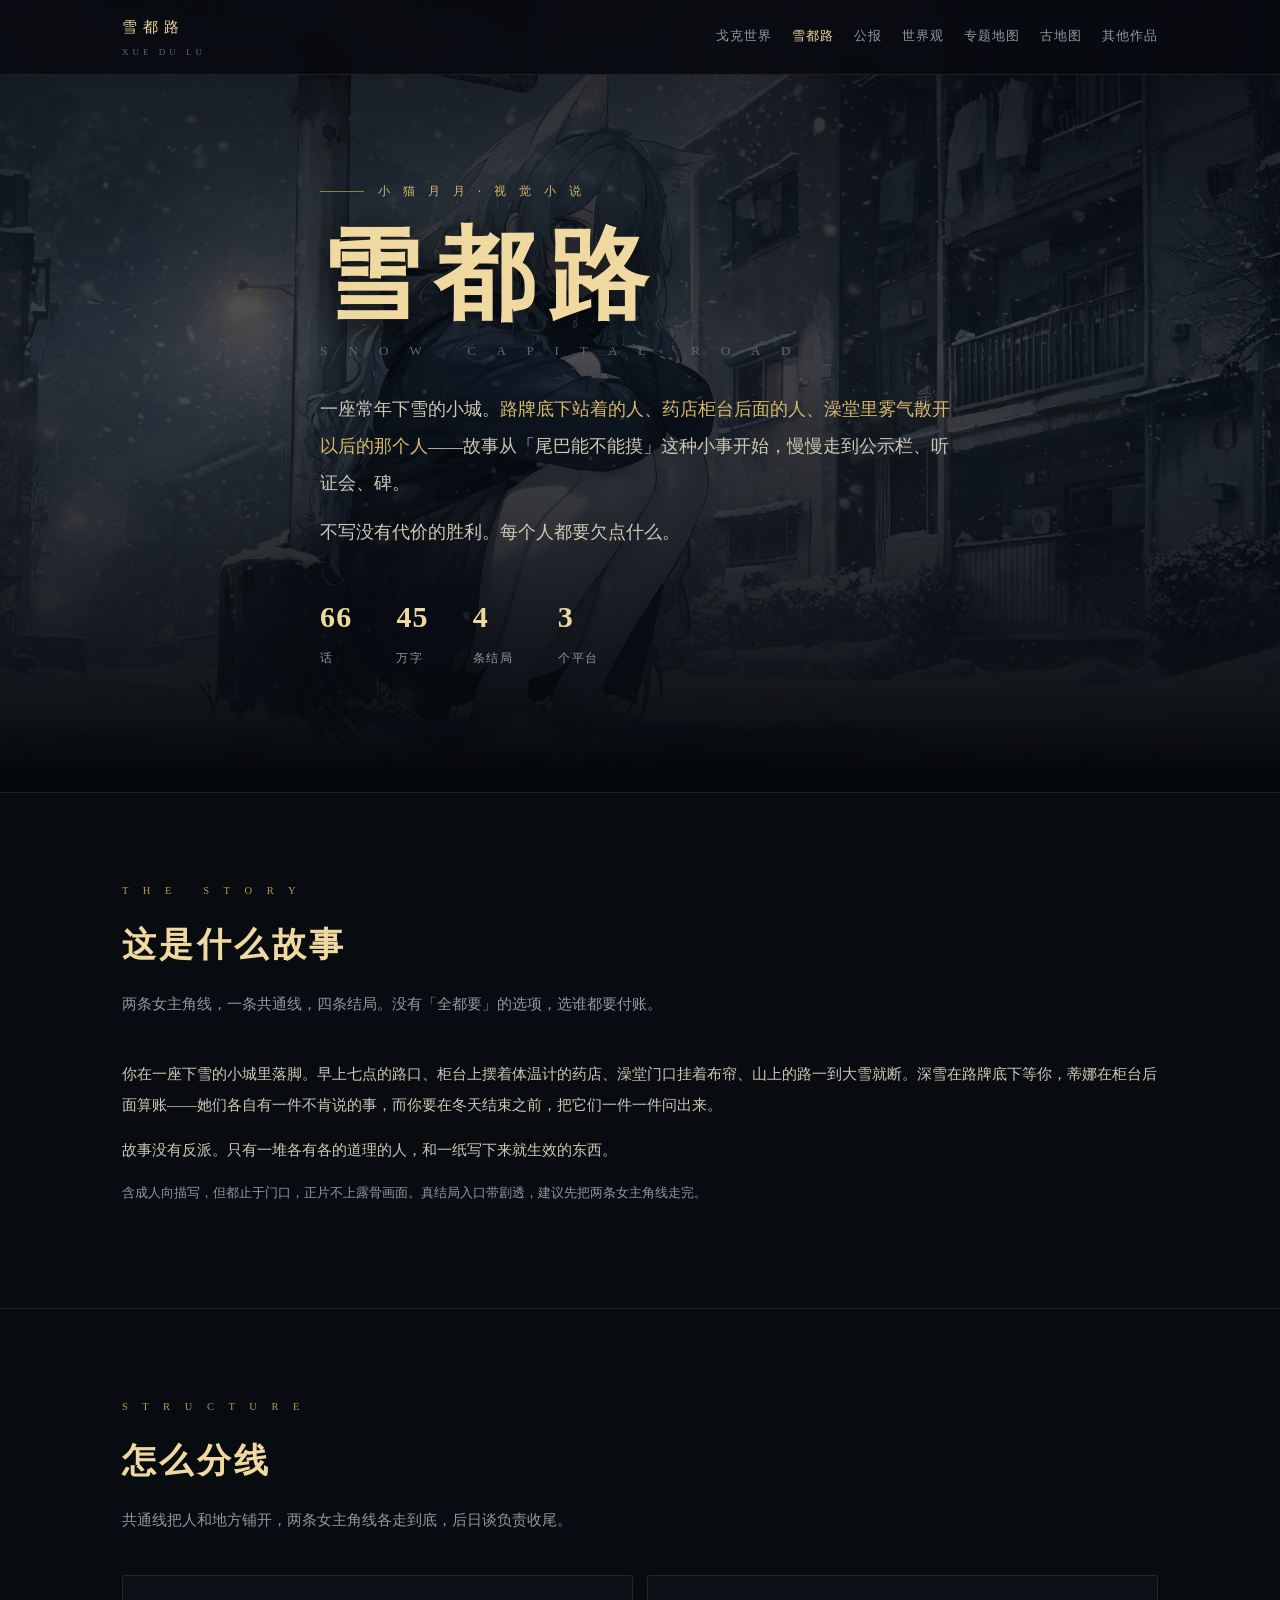
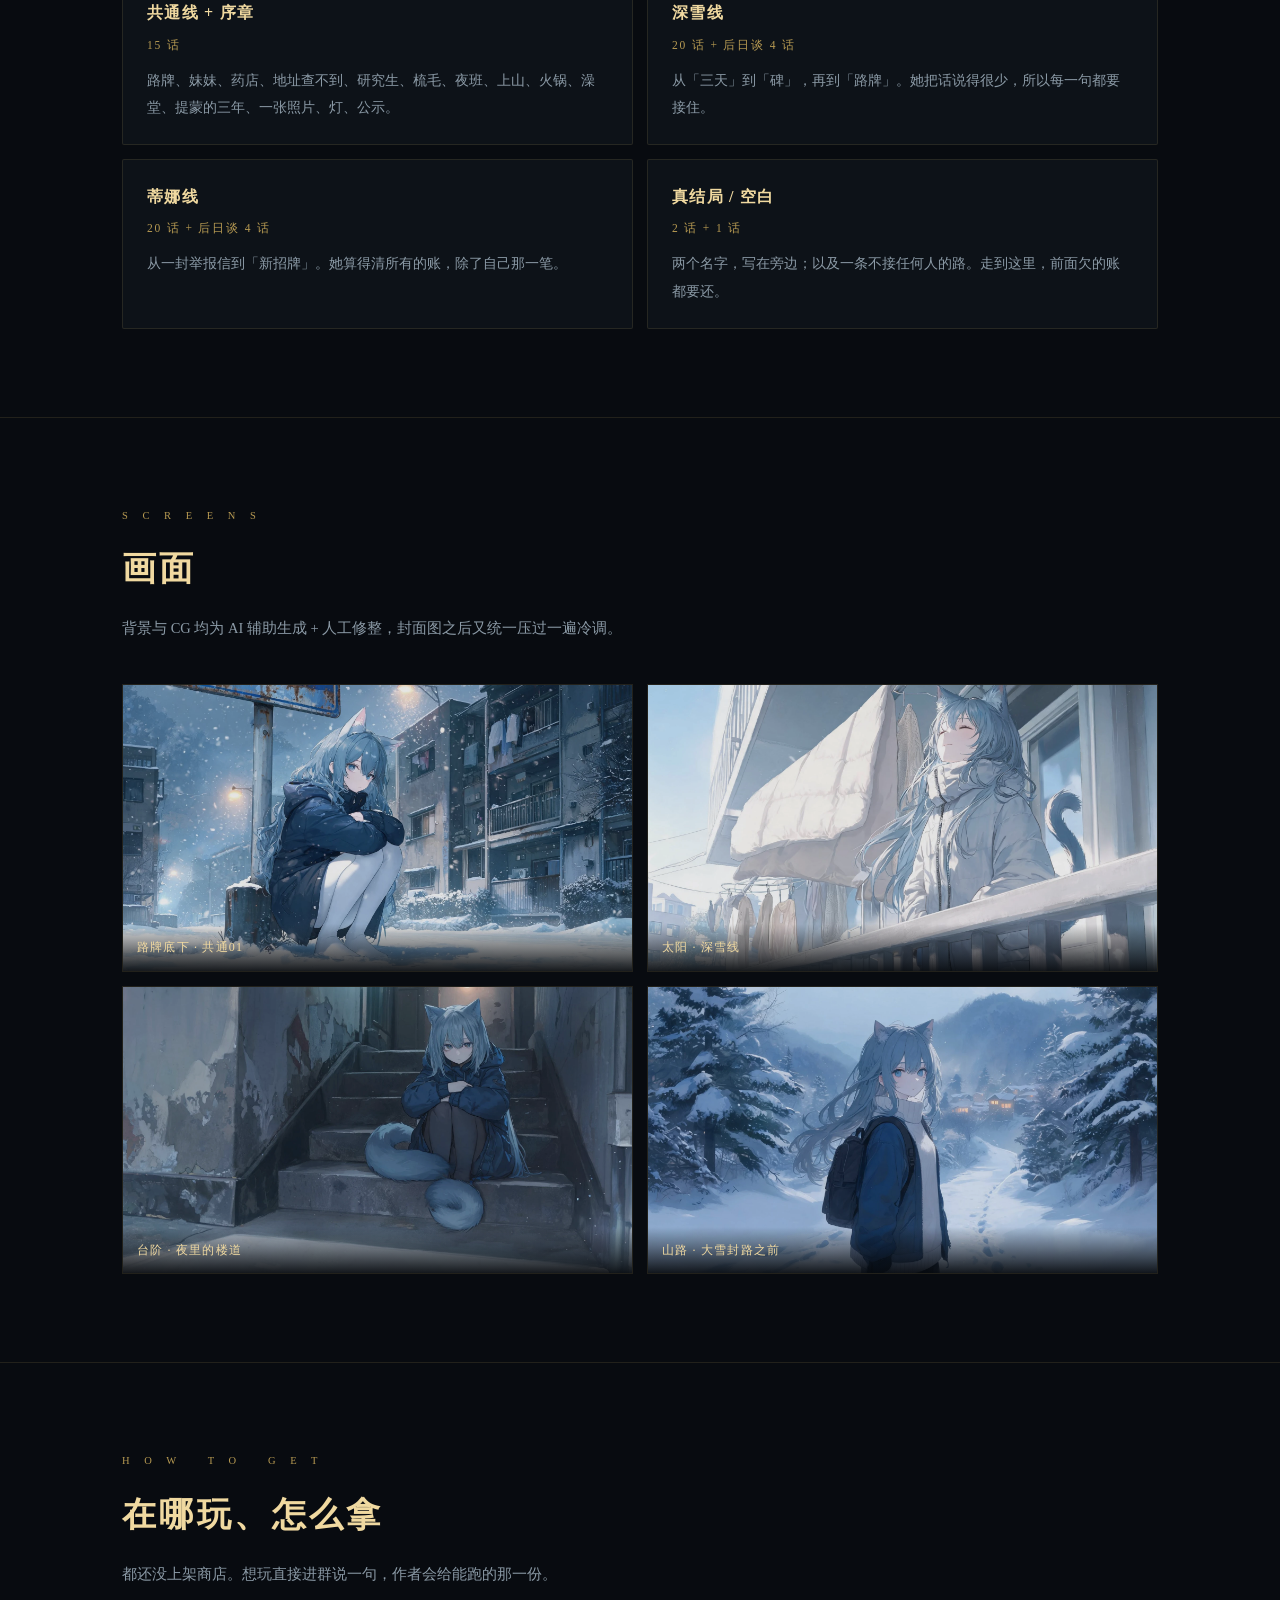
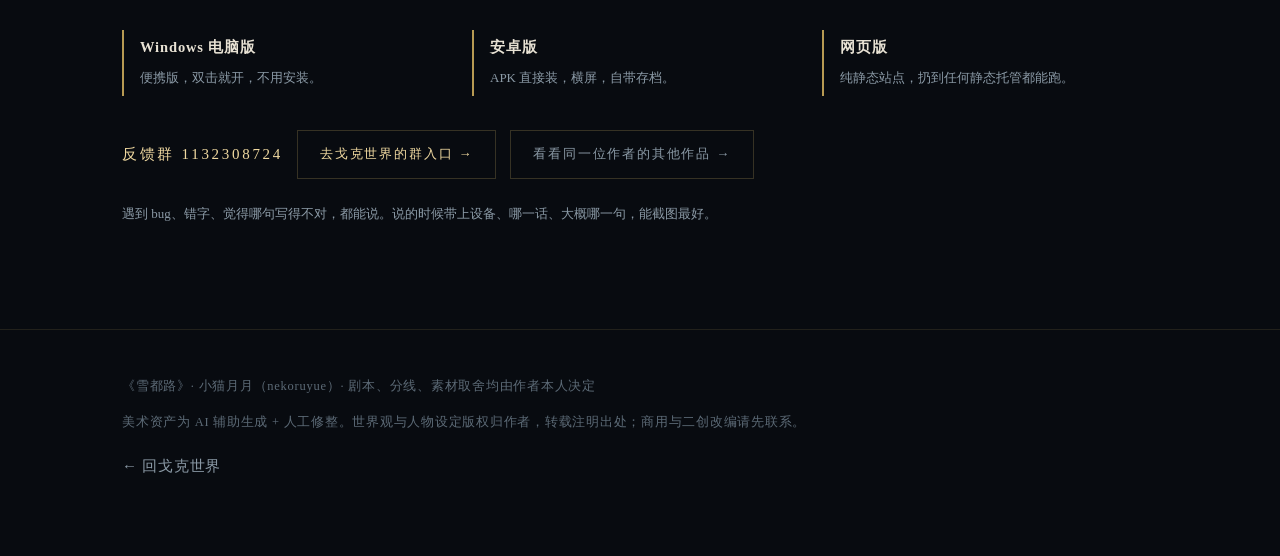
<file: xuedulu.html>
<!DOCTYPE html>
<html lang="zh-Hans">
<head>
<meta charset="utf-8">
<meta name="viewport" content="width=device-width,initial-scale=1">
<link rel="icon" href="favicon.svg" type="image/svg+xml">
<title>雪都路 · 小猫月月</title>
<meta name="description" content="一座常年下雪的小城，路牌、药店、澡堂和山。66 话、约 45 万字的视觉小说，四条结局。">
<meta property="og:title" content="雪都路">
<meta property="og:description" content="雪落下来的时候，路牌底下会站着一个人。">
<meta property="og:image" content="https://nekoruyue.github.io/gok/assets/xuedulu/og-cover.jpg">
<meta property="og:image:width" content="1200">
<meta property="og:image:height" content="630">
<style>
  :root{
    --bg:#080b10; --bg2:#0d1218; --bg3:#0a0f15;
    --line:rgba(217,185,106,.22); --line2:rgba(217,185,106,.12);
    --gold:#d9b96a; --gold2:#f0d9a0; --gold3:#b79a52;
    --text:#e8e2d4; --muted:#8b9aa6; --dim:#5c6a76;
  }
  *{margin:0;padding:0;box-sizing:border-box}
  html{scroll-behavior:smooth}
  body{background:var(--bg);color:var(--text);font-family:"Noto Serif SC","Source Han Serif SC","STSong","SimSun",serif;line-height:1.9;overflow-x:hidden}
  img{display:block;max-width:100%;height:auto}
  a{color:var(--gold);text-decoration:none}
  .wrap{max-width:1100px;margin:0 auto;padding:0 32px}
  .topbar{position:fixed;top:0;left:0;right:0;z-index:50;background:rgba(8,11,16,.9);backdrop-filter:blur(12px);border-bottom:1px solid var(--line2)}
  .topbar .inner{max-width:1100px;margin:0 auto;padding:13px 32px;display:flex;align-items:center;justify-content:space-between;gap:20px}
  .brand{font-size:15px;letter-spacing:6px;color:var(--gold2);flex:none}
  .brand small{display:block;font-size:9px;letter-spacing:4px;color:var(--dim);margin-top:2px}
  .nav{display:flex;gap:20px;font-size:12.5px;letter-spacing:.08em;flex-wrap:wrap}
  .nav a{color:var(--muted);transition:color .2s;white-space:nowrap}
  .nav a:hover,.nav a.on{color:var(--gold2)}

  .hero{position:relative;min-height:88vh;display:flex;align-items:center;overflow:hidden}
  .hero-bg{position:absolute;inset:0;background:url(assets/xuedulu/cg_01_lupai.webp) center/cover no-repeat;opacity:.5;filter:saturate(.62) contrast(1.06)}
  .hero-bg::after{content:"";position:absolute;inset:0;background:linear-gradient(180deg,rgba(8,11,16,.72) 0%,rgba(8,11,16,.34) 44%,var(--bg) 98%)}
  .hero-inner{position:relative;z-index:2;padding:130px 0 72px}
  .kicker{font-size:12px;letter-spacing:5px;color:var(--gold);display:flex;align-items:center;gap:14px;margin-bottom:20px}
  .kicker::before{content:"";width:44px;height:1px;background:var(--gold);opacity:.6}
  h1.title{font-size:clamp(44px,9vw,100px);letter-spacing:.14em;font-weight:600;color:var(--gold2);line-height:1.06;margin-bottom:10px;text-shadow:0 6px 44px rgba(0,0,0,.85)}
  .title-en{font-size:clamp(11px,1.6vw,13px);letter-spacing:9px;color:var(--dim);margin-bottom:28px}
  .lede{max-width:640px;font-size:clamp(15px,1.7vw,17.5px);color:#cfc7b6;line-height:2.1;margin-bottom:12px}
  .lede em{font-style:normal;color:var(--gold)}
  .stats{display:flex;gap:44px;margin-top:38px;flex-wrap:wrap}
  .stats div{font-size:12px;letter-spacing:.14em;color:var(--muted)}
  .stats b{display:block;font-size:30px;letter-spacing:.04em;color:var(--gold2);font-weight:600;margin-bottom:2px}

  section{padding:88px 0;border-top:1px solid var(--line2)}
  .sec-head{margin-bottom:40px}
  .sec-en{font-size:10.5px;letter-spacing:6px;color:var(--gold3);margin-bottom:12px}
  h2{font-size:clamp(24px,3.4vw,34px);letter-spacing:.1em;color:var(--gold2);font-weight:600;margin-bottom:12px}
  .sec-sub{color:var(--muted);font-size:14.5px;max-width:720px}
  p{font-size:15px;color:#cfc7b6;line-height:2.05;margin-bottom:14px}
  p.note{font-size:13px;color:var(--muted)}

  .routes{display:grid;grid-template-columns:repeat(2,1fr);gap:14px;margin-top:8px}
  .route{border:1px solid var(--line2);background:var(--bg2);padding:22px 24px;border-radius:2px}
  .route h3{font-size:16px;color:var(--gold2);letter-spacing:.08em;margin-bottom:6px;font-weight:600}
  .route .len{font-size:11.5px;letter-spacing:.16em;color:var(--gold3);margin-bottom:10px}
  .route p{font-size:13.5px;color:var(--muted);margin:0}

  .shots{display:grid;grid-template-columns:repeat(2,1fr);gap:14px}
  .shot{position:relative;border:1px solid var(--line2);overflow:hidden}
  .shot img{width:100%;transition:transform .6s ease,filter .6s ease;filter:saturate(.92)}
  .shot:hover img{transform:scale(1.03);filter:saturate(1)}
  .shot figcaption{position:absolute;left:0;right:0;bottom:0;padding:12px 14px;font-size:12px;letter-spacing:.1em;color:var(--gold2);background:linear-gradient(0deg,rgba(6,9,13,.92),transparent)}

  .get{display:grid;grid-template-columns:repeat(3,1fr);gap:14px;margin-top:6px}
  .get div{border-left:2px solid var(--gold3);padding:4px 0 4px 16px}
  .get h4{font-size:14.5px;color:var(--text);letter-spacing:.06em;margin-bottom:4px;font-weight:600}
  .get p{font-size:13px;color:var(--muted);margin:0}
  .cta{margin-top:34px;display:flex;gap:14px;flex-wrap:wrap;align-items:center}
  .btn{display:inline-block;padding:11px 22px;border:1px solid var(--line);font-size:13px;letter-spacing:.14em;color:var(--gold2);transition:background .2s,color .2s}
  .btn:hover{background:rgba(217,185,106,.12)}
  .btn.ghost{color:var(--muted)}
  .group{font-size:15px;letter-spacing:.18em;color:var(--gold2)}

  footer{border-top:1px solid var(--line2);padding:44px 0 60px;color:var(--dim);font-size:12.5px;letter-spacing:.06em}
  footer a{color:var(--muted)}
  footer a:hover{color:var(--gold2)}

  @media (max-width:820px){
    .wrap{padding:0 20px}
    .hero-inner{padding:110px 0 56px}
    .stats{gap:26px}
    .routes,.shots,.get{grid-template-columns:1fr}
    .nav{gap:14px;font-size:12px}
    section{padding:60px 0}
  }
</style>
</head>
<body>

<div class="topbar">
  <div class="inner">
    <div class="brand">雪都路<small>XUE DU LU</small></div>
    <nav class="nav">
      <a href="index.html">戈克世界</a>
      <a href="xuedulu.html" class="on">雪都路</a>
      <a href="bulletin.html">公报</a>
      <a href="lore.html">世界观</a>
      <a href="atlas.html">专题地图</a>
      <a href="ancient.html">古地图</a>
      <a href="#games">其他作品</a>
    </nav>
  </div>
</div>

<div class="hero">
  <div class="hero-bg"></div>
  <div class="hero-inner wrap">
    <div class="kicker">小 猫 月 月 · 视 觉 小 说</div>
    <h1 class="title">雪都路</h1>
    <div class="title-en">S N O W &nbsp; C A P I T A L &nbsp; R O A D</div>
    <p class="lede">一座常年下雪的小城。<em>路牌底下站着的人、药店柜台后面的人、澡堂里雾气散开以后的那个人</em>——故事从「尾巴能不能摸」这种小事开始，慢慢走到公示栏、听证会、碑。</p>
    <p class="lede">不写没有代价的胜利。每个人都要欠点什么。</p>
    <div class="stats">
      <div><b>66</b>话</div>
      <div><b>45</b>万字</div>
      <div><b>4</b>条结局</div>
      <div><b>3</b>个平台</div>
    </div>
  </div>
</div>

<section id="story">
  <div class="wrap">
    <div class="sec-head">
      <div class="sec-en">T H E &nbsp; S T O R Y</div>
      <h2>这是什么故事</h2>
      <p class="sec-sub">两条女主角线，一条共通线，四条结局。没有「全都要」的选项，选谁都要付账。</p>
    </div>
    <p>你在一座下雪的小城里落脚。早上七点的路口、柜台上摆着体温计的药店、澡堂门口挂着布帘、山上的路一到大雪就断。深雪在路牌底下等你，蒂娜在柜台后面算账——她们各自有一件不肯说的事，而你要在冬天结束之前，把它们一件一件问出来。</p>
    <p>故事没有反派。只有一堆各有各的道理的人，和一纸写下来就生效的东西。</p>
    <p class="note">含成人向描写，但都止于门口，正片不上露骨画面。真结局入口带剧透，建议先把两条女主角线走完。</p>
  </div>
</section>

<section id="structure">
  <div class="wrap">
    <div class="sec-head">
      <div class="sec-en">S T R U C T U R E</div>
      <h2>怎么分线</h2>
      <p class="sec-sub">共通线把人和地方铺开，两条女主角线各走到底，后日谈负责收尾。</p>
    </div>
    <div class="routes">
      <div class="route">
        <h3>共通线 + 序章</h3>
        <div class="len">15 话</div>
        <p>路牌、妹妹、药店、地址查不到、研究生、梳毛、夜班、上山、火锅、澡堂、提蒙的三年、一张照片、灯、公示。</p>
      </div>
      <div class="route">
        <h3>深雪线</h3>
        <div class="len">20 话 + 后日谈 4 话</div>
        <p>从「三天」到「碑」，再到「路牌」。她把话说得很少，所以每一句都要接住。</p>
      </div>
      <div class="route">
        <h3>蒂娜线</h3>
        <div class="len">20 话 + 后日谈 4 话</div>
        <p>从一封举报信到「新招牌」。她算得清所有的账，除了自己那一笔。</p>
      </div>
      <div class="route">
        <h3>真结局 / 空白</h3>
        <div class="len">2 话 + 1 话</div>
        <p>两个名字，写在旁边；以及一条不接任何人的路。走到这里，前面欠的账都要还。</p>
      </div>
    </div>
  </div>
</section>

<section id="shots">
  <div class="wrap">
    <div class="sec-head">
      <div class="sec-en">S C R E E N S</div>
      <h2>画面</h2>
      <p class="sec-sub">背景与 CG 均为 AI 辅助生成 + 人工修整，封面图之后又统一压过一遍冷调。</p>
    </div>
    <div class="shots">
      <figure class="shot"><img src="assets/xuedulu/cg_01_lupai.webp" alt="路牌底下的雪夜" width="1920" height="1080" loading="lazy"><figcaption>路牌底下 · 共通01</figcaption></figure>
      <figure class="shot"><img src="assets/xuedulu/cg_10_taiyang.webp" alt="太阳出来的时候" width="1920" height="1080" loading="lazy"><figcaption>太阳 · 深雪线</figcaption></figure>
      <figure class="shot"><img src="assets/xuedulu/cg_06_stairs.webp" alt="楼道的台阶" width="1920" height="1080" loading="lazy"><figcaption>台阶 · 夜里的楼道</figcaption></figure>
      <figure class="shot"><img src="assets/xuedulu/cg_17_shanlu.webp" alt="上山的路" width="1920" height="1080" loading="lazy"><figcaption>山路 · 大雪封路之前</figcaption></figure>
    </div>
  </div>
</section>

<section id="games">
  <div class="wrap">
    <div class="sec-head">
      <div class="sec-en">H O W &nbsp; T O &nbsp; G E T</div>
      <h2>在哪玩、怎么拿</h2>
      <p class="sec-sub">都还没上架商店。想玩直接进群说一句，作者会给能跑的那一份。</p>
    </div>
    <div class="get">
      <div><h4>Windows 电脑版</h4><p>便携版，双击就开，不用安装。</p></div>
      <div><h4>安卓版</h4><p>APK 直接装，横屏，自带存档。</p></div>
      <div><h4>网页版</h4><p>纯静态站点，扔到任何静态托管都能跑。</p></div>
    </div>
    <div class="cta">
      <span class="group">反馈群 1132308724</span>
      <a class="btn" href="index.html#join">去戈克世界的群入口 →</a>
      <a class="btn ghost" href="index.html">看看同一位作者的其他作品 →</a>
    </div>
    <p class="note" style="margin-top:22px">遇到 bug、错字、觉得哪句写得不对，都能说。说的时候带上设备、哪一话、大概哪一句，能截图最好。</p>
  </div>
</section>

<footer>
  <div class="wrap">
    <p style="font-size:12.5px;color:var(--dim);margin-bottom:10px">《雪都路》· 小猫月月（nekoruyue）· 剧本、分线、素材取舍均由作者本人决定</p>
    <p style="font-size:12.5px;color:var(--dim)">美术资产为 AI 辅助生成 + 人工修整。世界观与人物设定版权归作者，转载注明出处；商用与二创改编请先联系。</p>
    <p style="margin-top:16px"><a href="index.html">← 回戈克世界</a></p>
  </div>
</footer>

</body>
</html>
</file>
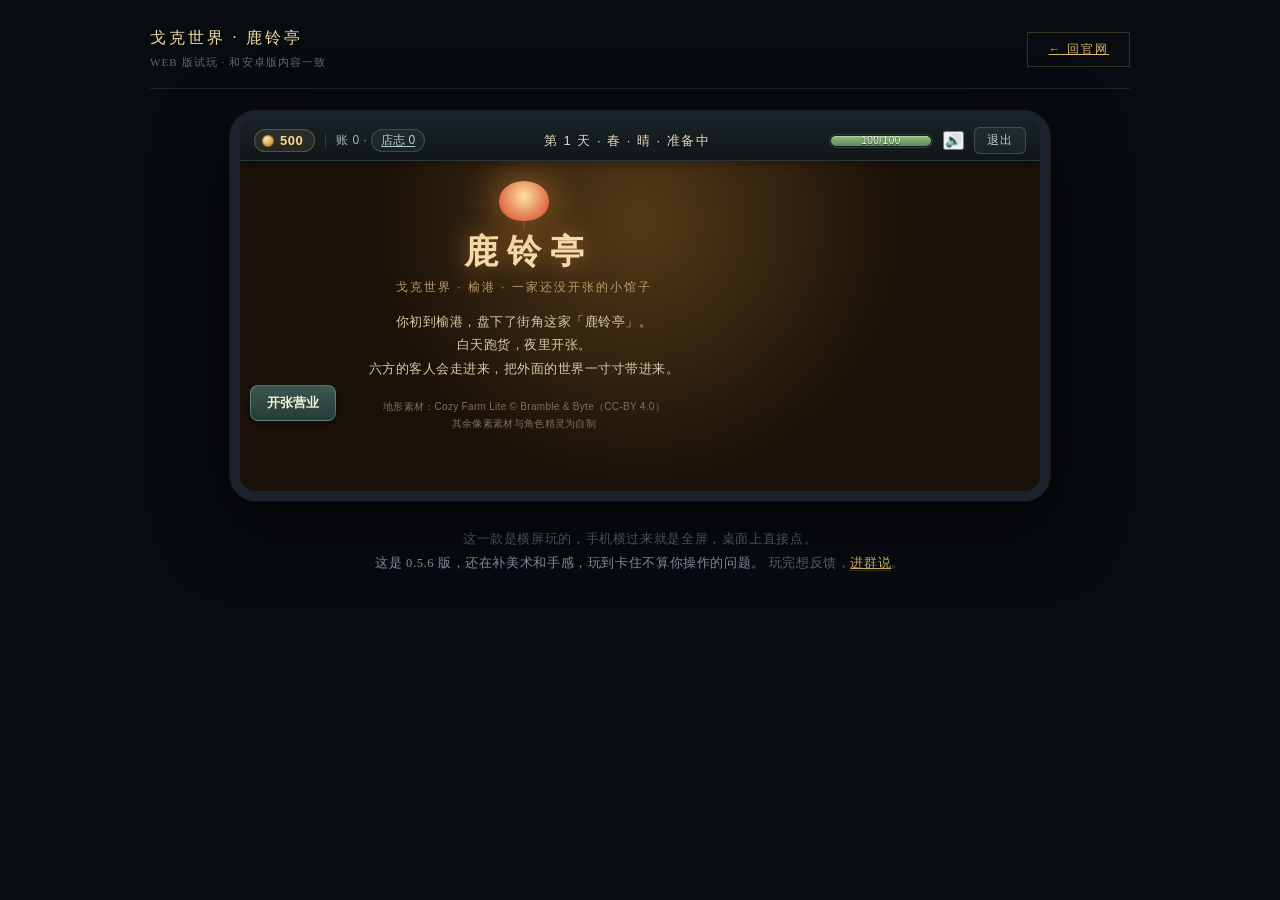
<file: demo/play-luling.html>
<!DOCTYPE html>
<html lang="zh-CN">
<head>
<meta charset="UTF-8">
<meta name="viewport" content="width=device-width, initial-scale=1.0">
<link rel="icon" href="../favicon.svg" type="image/svg+xml">
<title>鹿铃亭 · 试玩 · 戈克世界</title>
<style>
  :root{
    --bg:#080b10; --bg2:#0d1218; --line:rgba(217,185,106,.22); --line2:rgba(217,185,106,.12);
    --gold:#d9b96a; --gold2:#f0d9a0; --text:#e8e2d4; --muted:#8b9aa6; --dim:#5c6a76;
  }
  *{margin:0;padding:0;box-sizing:border-box}
  body{
    background:var(--bg);color:var(--text);min-height:100vh;
    font-family:"Noto Serif SC","Source Han Serif SC","STSong","SimSun",serif;
    display:flex;flex-direction:column;align-items:center;
    padding:28px 20px 40px;
  }
  .bar{
    width:100%;max-width:980px;display:flex;align-items:center;justify-content:space-between;
    gap:20px;flex-wrap:wrap;margin-bottom:22px;
    padding-bottom:18px;border-bottom:1px solid var(--line2);
  }
  .bar h1{font-size:16px;letter-spacing:.18em;color:var(--gold2);font-weight:400}
  .bar h1 small{display:block;font-size:11px;letter-spacing:.1em;color:var(--dim);margin-top:6px}
  .bar a{
    font-size:12px;letter-spacing:.16em;color:var(--gold);
    border:1px solid var(--line);padding:8px 20px;transition:all .25s;
  }
  .bar a:hover{background:rgba(217,185,106,.1);border-color:var(--gold)}

  .frame{
    position:relative;
    width:820px;height:390px;max-width:100%;
    border:10px solid #1b222c;border-radius:26px;
    box-shadow:0 24px 70px rgba(0,0,0,.7),0 0 0 1px var(--line2);
    background:#000;overflow:hidden;flex:none;
  }
  .frame::before{display:none}
  .frame iframe{width:100%;height:100%;border:0;display:block}

  .tip{
    margin-top:26px;font-size:12.5px;color:var(--dim);letter-spacing:.05em;
    line-height:1.95;text-align:center;max-width:620px;
  }
  .tip b{color:var(--muted);font-weight:400}
  .tip a{color:var(--gold);border-bottom:1px solid var(--line)}

  @media (max-width:900px){
    .frame{width:100%;height:auto;aspect-ratio:820/390;border-width:6px;border-radius:16px}
  }
  @media (max-width:560px){
    body{padding:16px 12px 30px}
    .bar{margin-bottom:16px;padding-bottom:14px}
  }
</style>
</head>
<body>

<div class="bar">
  <h1>戈克世界 · 鹿铃亭<small>WEB 版试玩 · 和安卓版内容一致</small></h1>
  <a href="../index.html#games">← 回官网</a>
</div>

<div class="frame">
  <iframe src="luling/index.html" title="鹿铃亭 试玩" allow="autoplay; fullscreen"></iframe>
</div>

<p class="tip">
  这一款是横屏玩的，手机横过来就是全屏，桌面上直接点。<br>
  <b>这是 0.5.6 版，还在补美术和手感，玩到卡住不算你操作的问题。</b>
  玩完想反馈，<a href="../index.html#join">进群说</a>。
</p>

</body>
</html>
</file>
<file: demo/defense/style.css>
:root{
  --paper:#1b1712;
  --paper2:#241e17;
  --paper3:#2e261d;
  --paper4:#3a3025;
  --ink:#ecdfc8;
  --muted:#b5a48a;
  --dim:#7b6c58;
  --gold:#d9b46a;
  --gold2:#f2d79e;
  --red:#b5483e;
  --teal:#7fb8ae;
  --blue:#8fb4c9;
  --line:rgba(236,223,200,.14);
  --line2:rgba(236,223,200,.07);
  --shadow:0 18px 50px rgba(0,0,0,.45);
}
*{box-sizing:border-box}
html,body{margin:0;height:100%;background:#0b0907;overflow:hidden;color:var(--ink)}
body{font-family:"Noto Sans SC","Microsoft YaHei","PingFang SC",system-ui,sans-serif;-webkit-font-smoothing:antialiased}
button{font-family:inherit;color:inherit;cursor:pointer}
.hidden{display:none!important}

#app{
  position:absolute;left:50%;top:50%;width:1280px;height:720px;
  transform-origin:center center;
  background:
    radial-gradient(1200px 700px at 20% 0%, rgba(217,180,106,.08), transparent 60%),
    radial-gradient(900px 600px at 100% 100%, rgba(127,184,174,.05), transparent 60%),
    linear-gradient(160deg,#1d1813,#14110d 60%,#100d0a);
  box-shadow:0 30px 120px rgba(0,0,0,.8), 0 0 0 1px rgba(217,180,106,.12);
  overflow:hidden;
}
.screen{position:absolute;inset:0;display:none;flex-direction:column}
.screen.active{display:flex}

/* ---------- global texture ---------- */
#grain{
  position:absolute;inset:0;pointer-events:none;z-index:50;opacity:.085;
  background-image:url("assets/paper-noise.png");
  background-size:256px 256px;mix-blend-mode:overlay;
}
#vignette{
  position:absolute;inset:0;pointer-events:none;z-index:49;
  background:radial-gradient(ellipse at 50% 45%, transparent 55%, rgba(0,0,0,.55) 100%);
}

/* ---------- shared ---------- */
.kicker{font-size:11px;letter-spacing:.32em;color:var(--gold);text-transform:uppercase}
.serif{font-family:"Noto Serif SC","Songti SC","SimSun",Georgia,serif}
.btn{
  border:1px solid var(--line);background:linear-gradient(180deg,var(--paper3),var(--paper2));
  padding:12px 22px;border-radius:2px;letter-spacing:.12em;font-size:14px;
  transition:transform .15s ease,border-color .15s ease,background .15s ease;
}
.btn:hover{transform:translateY(-1px);border-color:rgba(217,180,106,.55)}
.btn.primary{
  background:linear-gradient(180deg,#e2c07a,#b99044);color:#20180e;border-color:#f0d79f;
  font-weight:700;box-shadow:0 8px 24px rgba(217,180,106,.18);
}
.btn.primary:hover{background:linear-gradient(180deg,#f0d49a,#c99d4d)}
.btn.ghost{background:rgba(255,255,255,.02)}
.btn.small{padding:8px 14px;font-size:12px}
.icon-btn{
  width:34px;height:30px;border:1px solid var(--line);background:rgba(0,0,0,.18);
  border-radius:2px;font-size:13px;color:var(--muted);
}
.icon-btn:hover{color:var(--gold2);border-color:rgba(217,180,106,.5)}
.panel-title{
  font-size:11px;letter-spacing:.22em;color:var(--dim);display:flex;justify-content:space-between;align-items:center;
  padding:2px 2px 10px;border-bottom:1px solid var(--line2);margin-bottom:10px;
}
.panel-title span{letter-spacing:.08em;color:var(--muted)}

/* ---------- title ---------- */
#screen-title{flex-direction:row;overflow:hidden}
.title-bg{
  position:absolute;inset:0;
  background:
    linear-gradient(90deg,rgba(20,16,12,.98) 0%,rgba(20,16,12,.75) 42%,rgba(20,16,12,.08) 75%,rgba(20,16,12,.55) 100%),
    repeating-linear-gradient(90deg,rgba(236,223,200,.035) 0 1px,transparent 1px 86px),
    repeating-linear-gradient(0deg,rgba(236,223,200,.025) 0 1px,transparent 1px 86px);
  pointer-events:none;
}
.title-left{
  position:relative;z-index:2;width:58%;padding:78px 30px 40px 74px;display:flex;flex-direction:column;
}
.title-left h1{
  font-family:"Noto Serif SC","Songti SC","SimSun",Georgia,serif;
  font-size:88px;line-height:1.02;margin:14px 0 6px;letter-spacing:.08em;font-weight:700;
  text-shadow:0 10px 30px rgba(0,0,0,.6);
}
.title-left h1 span{color:var(--gold);margin-left:8px}
.title-en{font-size:11px;letter-spacing:.42em;color:var(--dim);margin-bottom:34px}
.title-pitch{font-size:26px;color:var(--gold2);letter-spacing:.1em;margin:0 0 16px;font-family:"Noto Serif SC","Songti SC",serif}
.title-sub{font-size:14px;line-height:1.9;color:var(--muted);margin:0;letter-spacing:.04em}
.title-actions{display:flex;gap:14px;margin-top:34px}
.title-meta{display:flex;gap:14px;align-items:center;margin-top:auto;font-size:11px;color:var(--dim);letter-spacing:.08em}
.title-meta b{color:var(--muted);font-weight:500;border:1px solid var(--line2);padding:4px 8px;background:rgba(0,0,0,.16)}
.title-right{position:relative;z-index:1;width:42%;display:flex;align-items:center;justify-content:center}
.title-portrait{
  position:relative;width:330px;height:452px;border:1px solid rgba(217,180,106,.35);
  background:#0d0b09;box-shadow:0 30px 80px rgba(0,0,0,.7);
  transform:rotate(1.2deg);
}
.title-portrait:before{
  content:"";position:absolute;inset:8px;border:1px solid rgba(236,223,200,.12);pointer-events:none;z-index:3;
}
.title-portrait img{width:100%;height:100%;object-fit:cover;display:block;filter:saturate(.92) contrast(1.02)}
.title-portrait:after{
  content:"";position:absolute;inset:0;background:linear-gradient(180deg,transparent 50%,rgba(10,8,6,.85) 100%);
}
.portrait-caption{
  position:absolute;left:16px;right:16px;bottom:16px;z-index:4;display:flex;flex-direction:column;gap:4px;
}
.portrait-caption b{font-size:15px;letter-spacing:.12em;color:var(--gold2)}
.portrait-caption span{font-size:10px;color:var(--muted);letter-spacing:.06em}
.title-cards{position:absolute;right:30px;bottom:46px;display:flex;gap:8px;z-index:5}
.mini-card{
  width:54px;height:70px;border:1px solid var(--line);background:#0e0b08;overflow:hidden;position:relative;
  box-shadow:0 6px 18px rgba(0,0,0,.4);
}
.mini-card img{width:100%;height:100%;object-fit:cover;filter:saturate(.85)}
.mini-card span{position:absolute;left:0;right:0;bottom:0;text-align:center;font-size:10px;color:var(--gold2);background:rgba(0,0,0,.6);padding:2px 0}
.title-stamp{
  position:absolute;right:38px;top:64px;width:82px;height:82px;border:2px solid rgba(181,72,62,.75);
  color:rgba(210,120,105,.9);border-radius:50%;display:flex;flex-direction:column;align-items:center;justify-content:center;
  font-family:"Noto Serif SC","Songti SC",serif;font-size:20px;letter-spacing:.12em;line-height:1.1;
  transform:rotate(-8deg);z-index:6;opacity:.85;
}
.title-stamp small{font-size:9px;letter-spacing:.16em;margin-top:4px}

/* ---------- select ---------- */
#screen-select{padding:56px 70px 34px;background:
  radial-gradient(1000px 500px at 50% 0%,rgba(217,180,106,.06),transparent 65%),
  linear-gradient(160deg,#1c1711,#12100c);
}
.select-head{display:flex;justify-content:space-between;align-items:flex-end;border-bottom:1px solid var(--line);padding-bottom:18px}
.select-head h2{font-family:"Noto Serif SC","Songti SC",serif;font-size:44px;margin:6px 0 0;letter-spacing:.16em;font-weight:600}
.select-meta{display:flex;align-items:center;gap:16px;font-size:11px;color:var(--dim);letter-spacing:.06em}
.select-meta b{color:var(--muted);font-weight:500}
#stage-list{display:grid;grid-template-columns:repeat(3,1fr);gap:20px;margin-top:26px}
.stage-card{
  position:relative;height:330px;border:1px solid var(--line);background:var(--paper2);overflow:hidden;
  display:flex;flex-direction:column;justify-content:flex-end;padding:20px;cursor:pointer;
  transition:transform .18s ease,border-color .18s ease,box-shadow .18s ease;
}
.stage-card:hover{transform:translateY(-3px);border-color:rgba(217,180,106,.45);box-shadow:0 18px 40px rgba(0,0,0,.35)}
.stage-art{position:absolute;inset:0;background-size:auto 100%;background-position:right 6%;opacity:.48;filter:saturate(.72) contrast(1.04)}
.stage-card:after{content:"";position:absolute;inset:0;background:
  linear-gradient(90deg,rgba(18,15,11,.98) 0%,rgba(18,15,11,.82) 42%,rgba(18,15,11,.22) 78%,rgba(18,15,11,.40) 100%),
  linear-gradient(180deg,rgba(18,15,11,.04) 0%,rgba(18,15,11,.46) 60%,rgba(18,15,11,.96) 100%)}
.stage-card>*{position:relative;z-index:2}
.stage-card>.stage-art{position:absolute;inset:0;z-index:0}
.stage-card .sc-kicker,.stage-card h3,.stage-card .sc-quote,.stage-card .sc-meta{max-width:360px}
.stage-card .sc-kicker{font-size:10px;letter-spacing:.3em;color:var(--gold);margin-bottom:6px}
.stage-card h3{font-family:"Noto Serif SC","Songti SC",serif;font-size:27px;margin:0 0 4px;letter-spacing:.08em;font-weight:600}
.stage-card .sc-quote{font-size:11px;color:var(--muted);line-height:1.7;max-width:300px;margin:4px 0 10px}
.stage-card .sc-meta{display:flex;gap:8px;font-size:9px;color:var(--dim);letter-spacing:.05em;border-top:1px solid var(--line2);padding-top:9px;padding-right:94px;flex-wrap:wrap}
.stage-card .sc-meta b{color:var(--gold2);font-weight:500}
.stage-card .sc-stars{position:absolute;right:16px;bottom:20px;color:var(--gold);font-size:12px;letter-spacing:.14em}
.stage-card.locked{cursor:not-allowed;opacity:.55;filter:grayscale(.6)}
.stage-card.locked:hover{transform:none;border-color:var(--line);box-shadow:none}
.lock-label{position:absolute;right:22px;top:22px;font-size:10px;letter-spacing:.2em;border:1px solid var(--line);padding:5px 8px;color:var(--muted);z-index:3}
.select-foot{margin-top:auto;padding-top:14px;border-top:1px solid var(--line2);font-size:10px;color:var(--dim);letter-spacing:.1em}
.select-tips{display:grid;grid-template-columns:repeat(3,1fr);gap:12px;margin-top:26px;border-top:1px solid var(--line2);padding-top:16px}
.select-tips div{display:flex;align-items:baseline;gap:8px;font-size:10px;color:var(--dim);letter-spacing:.04em}
.select-tips b{color:var(--gold2);font-weight:500;font-size:11px;letter-spacing:.08em;white-space:nowrap}
.select-tips span{color:var(--muted);line-height:1.6}

/* ---------- battle ---------- */
#screen-battle{background:#14110d}
#topbar{
  height:58px;flex:0 0 58px;display:flex;align-items:center;gap:16px;padding:0 16px;
  background:linear-gradient(180deg,#241e17,#1b1712);border-bottom:1px solid var(--line);
  position:relative;z-index:10;
}
.top-left{width:290px;display:grid;grid-template-columns:54px 1fr;grid-template-rows:22px 16px;column-gap:10px;align-items:center}
.stage-code{grid-row:1/3;font-family:"Noto Serif SC","Songti SC",serif;font-size:20px;color:var(--gold);letter-spacing:.06em;border-right:1px solid var(--line);padding-right:10px;text-align:center}
.stage-title{font-size:16px;letter-spacing:.14em;font-weight:600;align-self:end}
.stage-sub{font-size:9px;letter-spacing:.18em;color:var(--dim);align-self:start}
.top-center{flex:1;display:flex;flex-direction:column;align-items:center;justify-content:center}
#timer{font-family:"Consolas","JetBrains Mono",monospace;font-size:30px;line-height:1;letter-spacing:.08em;color:var(--gold2);text-shadow:0 0 18px rgba(217,180,106,.18)}
#timer.warn{color:#e08a72}
#timer.danger{color:#d45a4c;animation:pulse 1s infinite}
.timer-sub{display:flex;align-items:center;gap:8px;margin-top:5px;font-size:9px;color:var(--dim);letter-spacing:.16em}
.window-bar{width:190px;height:3px;background:rgba(255,255,255,.08);overflow:hidden}
.window-bar i{display:block;height:100%;width:100%;background:linear-gradient(90deg,var(--gold),#f2d79e);transition:width .2s linear}
.top-right{display:flex;align-items:center;gap:8px}
.meter{display:flex;align-items:center;gap:8px;font-size:10px;color:var(--dim);letter-spacing:.08em;margin-right:6px}
.meter b{font-family:"Consolas",monospace;color:var(--muted);font-weight:500;min-width:24px;text-align:right}
.meter-bar{width:110px;height:5px;background:rgba(255,255,255,.08);position:relative;overflow:hidden}
.meter-bar i{display:block;height:100%;width:0;background:linear-gradient(90deg,#7fb8ae,#d9b46a 60%,#b5483e);transition:width .2s linear}
.meter.hot b{color:#e08a72}

#stage-body{display:flex;height:588px;flex:0 0 588px}
#roster{
  width:190px;flex:0 0 190px;background:linear-gradient(180deg,#221c15,#1a1611);
  border-right:1px solid var(--line);padding:12px 11px;display:flex;flex-direction:column;
}
#cards{display:flex;flex-direction:column;gap:8px;margin-top:2px}
.unit-card{
  position:relative;display:flex;gap:9px;align-items:center;height:84px;padding:7px;
  border:1px solid var(--line2);background:rgba(0,0,0,.14);cursor:pointer;
  transition:border-color .15s ease,background .15s ease,transform .15s ease;
}
.unit-card:hover{border-color:rgba(217,180,106,.38);background:rgba(217,180,106,.04)}
.unit-card.selected{border-color:var(--gold);background:rgba(217,180,106,.08);box-shadow:inset 0 0 0 1px rgba(217,180,106,.25)}
.unit-card.onfield{border-color:rgba(127,184,174,.35)}
.unit-card.disabled{opacity:.48;filter:grayscale(.5);cursor:not-allowed}
.unit-card .uc-portrait{width:54px;height:64px;flex:0 0 54px;object-fit:cover;border:1px solid var(--line);filter:saturate(.9)}
.unit-card .uc-main{flex:1;min-width:0;display:flex;flex-direction:column;gap:3px}
.unit-card .uc-name{font-size:13px;letter-spacing:.08em;display:flex;justify-content:space-between;align-items:center}
.unit-card .uc-name b{font-weight:600}
.unit-card .uc-name span{font-size:9px;color:var(--dim);letter-spacing:.08em}
.unit-card .uc-class{font-size:9px;color:var(--muted);letter-spacing:.08em}
.unit-card .uc-cost{
  position:absolute;right:6px;bottom:6px;font-family:"Consolas",monospace;font-size:15px;color:var(--gold2);
  min-width:26px;height:26px;display:flex;align-items:center;justify-content:center;border:1px solid rgba(217,180,106,.4);
  background:rgba(0,0,0,.3);
}
.unit-card .uc-status{font-size:9px;color:var(--dim);letter-spacing:.04em}
.unit-card .uc-status.live{color:var(--teal)}
.unit-card .uc-status.cd{color:#c98b6c}
.roster-note{font-size:9px;line-height:1.7;color:var(--dim);letter-spacing:.04em;border-top:1px solid var(--line2);padding-top:10px;margin-top:auto}
.legend{display:grid;grid-template-columns:1fr 1fr;gap:5px 8px;font-size:9px;color:var(--dim);margin-top:8px}
.legend span{display:flex;align-items:center;gap:5px}
.dot{width:8px;height:8px;display:inline-block;border:1px solid var(--line)}
.dot.ground{background:#332a20}
.dot.platform{background:#4a3d2e}
.dot.vein{background:#234a48;border-color:#5f9d94}
.dot.gate{background:#4a3a22;border-color:#b98f4b}

#board-wrap{position:relative;width:1090px;height:588px;overflow:hidden;background:#12100c}
#board{width:1090px;height:586px;display:block;cursor:default}
#board-top{position:absolute;top:9px;left:12px;right:12px;display:flex;justify-content:space-between;align-items:flex-start;pointer-events:none}
#star-chips{display:flex;gap:5px;flex-wrap:wrap;max-width:560px}
.star-chip{
  font-size:9px;letter-spacing:.04em;color:var(--muted);border:1px solid var(--line2);
  background:rgba(14,11,8,.72);padding:4px 7px;backdrop-filter:blur(2px);
}
.star-chip.done{color:var(--gold2);border-color:rgba(217,180,106,.4)}
.star-chip.lost{color:#a05a4d;text-decoration:line-through}
#objective-chip{
  font-size:10px;letter-spacing:.06em;color:var(--gold2);border:1px solid rgba(217,180,106,.28);
  background:rgba(14,11,8,.75);padding:6px 10px;max-width:430px;text-align:right;
}
#toast{
  position:absolute;left:50%;bottom:20px;transform:translateX(-50%) translateY(8px);
  background:rgba(16,12,8,.92);border:1px solid rgba(217,180,106,.35);color:var(--gold2);
  padding:8px 16px;font-size:12px;letter-spacing:.06em;opacity:0;pointer-events:none;
  transition:opacity .2s ease,transform .2s ease;z-index:8;max-width:560px;text-align:center;
}
#toast.show{opacity:1;transform:translateX(-50%) translateY(0)}
#tooltip{
  position:absolute;pointer-events:none;background:rgba(18,14,10,.96);border:1px solid var(--line);
  padding:8px 10px;font-size:10px;line-height:1.6;color:var(--muted);z-index:9;max-width:240px;
  display:none;box-shadow:0 8px 24px rgba(0,0,0,.45);
}
#tooltip b{color:var(--ink);font-weight:600}
#deploy-hint{
  position:absolute;left:50%;bottom:18px;transform:translateX(-50%);
  font-size:11px;letter-spacing:.14em;color:var(--gold2);background:rgba(16,12,8,.9);
  border:1px solid rgba(217,180,106,.35);padding:7px 14px;z-index:8;
}
#guide{
  position:absolute;left:12px;bottom:26px;max-width:420px;
  font-size:10px;line-height:1.7;letter-spacing:.04em;color:var(--muted);
  background:rgba(16,12,8,.82);border-left:2px solid rgba(217,180,106,.55);
  padding:7px 10px;z-index:7;pointer-events:none;backdrop-filter:blur(2px);
}
#guide b{color:var(--gold2);font-weight:500}

#bottombar{
  height:74px;flex:0 0 74px;display:flex;align-items:stretch;border-top:1px solid var(--line);
  background:linear-gradient(180deg,#241e17,#19150f);position:relative;z-index:10;
}
#quota-panel{width:222px;flex:0 0 222px;padding:10px 14px;border-right:1px solid var(--line);display:flex;flex-direction:column;justify-content:center}
.quota-label{font-size:9px;letter-spacing:.18em;color:var(--dim);display:flex;justify-content:space-between}
.quota-label span{color:var(--teal)}
.quota-value{display:flex;align-items:baseline;gap:4px;margin:1px 0 5px}
.quota-value b{font-family:"Consolas",monospace;font-size:25px;font-weight:500;color:var(--gold2);line-height:1}
.quota-value span{font-size:10px;color:var(--dim)}
.quota-bar{height:4px;background:rgba(255,255,255,.08);overflow:hidden}
.quota-bar i{display:block;height:100%;width:18%;background:linear-gradient(90deg,#b99044,#f2d79e)}
#actions{flex:1;min-width:0;padding:8px 14px;display:flex;align-items:center;gap:12px;border-right:1px solid var(--line)}
#action-empty{font-size:11px;color:var(--dim);letter-spacing:.05em;line-height:1.8}
.sel-unit{display:flex;align-items:center;gap:12px;width:100%;min-width:0}
.sel-unit img{width:44px;height:52px;object-fit:cover;border:1px solid var(--line);filter:saturate(.9)}
.sel-info{min-width:0;flex:0 0 150px}
.sel-info .sn{font-size:13px;letter-spacing:.08em;display:flex;gap:6px;align-items:center}
.sel-info .sn small{color:var(--dim);font-size:9px}
.sel-info .sh{font-size:9px;color:var(--muted);margin-top:3px;font-family:"Consolas",monospace}
.sel-info .sh span{color:var(--dim)}
.sel-actions{display:flex;gap:7px;flex-wrap:wrap;align-items:center}
.act-btn{
  border:1px solid var(--line);background:rgba(0,0,0,.18);padding:7px 10px;font-size:10px;
  letter-spacing:.05em;color:var(--muted);transition:all .15s ease;white-space:nowrap;
}
.act-btn:hover{color:var(--gold2);border-color:rgba(217,180,106,.5)}
.act-btn.primary{color:var(--gold2);border-color:rgba(217,180,106,.45);background:rgba(217,180,106,.08)}
.act-btn.danger{color:#e08a72;border-color:rgba(181,72,62,.4)}
.act-btn:disabled{opacity:.35;cursor:not-allowed}
.tag-btn{width:34px;height:30px;padding:0;font-size:11px;border:1px solid var(--line);background:rgba(0,0,0,.2)}
.tag-btn.red{color:#e08a72;border-color:rgba(181,72,62,.5)}
.tag-btn.yellow{color:#e0c06a;border-color:rgba(217,180,106,.5)}
.tag-btn.black{color:#c9b8d6;border-color:rgba(169,155,181,.5)}
#command-panel{width:396px;flex:0 0 396px;padding:8px 14px;display:flex;flex-direction:column;justify-content:center}
#command-buttons{display:flex;gap:7px;flex-wrap:wrap}
.cmd-btn{
  border:1px solid var(--line);background:rgba(0,0,0,.16);padding:7px 9px;font-size:10px;
  color:var(--muted);letter-spacing:.04em;display:flex;flex-direction:column;gap:2px;min-width:108px;
}
.cmd-btn b{font-size:11px;color:var(--ink);font-weight:500}
.cmd-btn small{font-size:8px;color:var(--dim)}
.cmd-btn:hover:not(:disabled){border-color:rgba(217,180,106,.5)}
.cmd-btn:disabled{opacity:.38;cursor:not-allowed}
.cmd-btn .uses{color:var(--gold2)}
.cmd-note{font-size:9px;color:var(--dim);line-height:1.6;letter-spacing:.04em}

/* ---------- modal ---------- */
#modal{
  position:absolute;inset:0;z-index:60;background:rgba(5,4,3,.72);backdrop-filter:blur(3px);
  display:flex;align-items:center;justify-content:center;
}
#modal-card{
  width:760px;max-height:684px;overflow:auto;background:linear-gradient(160deg,#241e17,#19150f);
  border:1px solid rgba(217,180,106,.28);box-shadow:var(--shadow);padding:30px 34px;position:relative;
}
#modal-card:before{content:"";position:absolute;inset:7px;border:1px solid rgba(236,223,200,.08);pointer-events:none}
.modal-kicker{font-size:10px;letter-spacing:.3em;color:var(--gold);margin-bottom:8px}
.modal-title{font-family:"Noto Serif SC","Songti SC",serif;font-size:30px;letter-spacing:.1em;margin:0 0 6px;font-weight:600}
.modal-quote{font-size:12px;color:var(--muted);line-height:1.8;border-left:2px solid rgba(217,180,106,.4);padding-left:12px;margin:12px 0 18px}
.modal-body{font-size:12px;line-height:1.9;color:var(--muted)}
.modal-body h4{font-size:11px;letter-spacing:.16em;color:var(--gold);margin:18px 0 8px;font-weight:500}
.modal-body ul{margin:0;padding-left:18px}
.modal-body li{margin:3px 0}
.modal-grid{display:grid;grid-template-columns:1fr 1fr;gap:10px;margin:12px 0}
.modal-box{border:1px solid var(--line2);background:rgba(0,0,0,.14);padding:10px 12px;font-size:11px;line-height:1.7}
.modal-box b{color:var(--ink);font-weight:500}
.modal-actions{display:flex;justify-content:flex-end;gap:10px;margin-top:24px}
.stars{display:flex;gap:8px;font-size:26px;color:var(--gold);margin:8px 0 4px;letter-spacing:.1em}
.stars .off{color:rgba(255,255,255,.12)}
.result-metrics{display:grid;grid-template-columns:repeat(3,1fr);gap:8px;margin:10px 0}
.metric{border:1px solid var(--line2);padding:8px 10px;font-size:10px;color:var(--dim)}
.metric b{display:block;font-family:"Consolas",monospace;font-size:18px;color:var(--gold2);font-weight:500;margin-top:3px}
.reports{display:grid;grid-template-columns:repeat(3,1fr);gap:10px;margin:12px 0}
.report{
  border:1px solid var(--line);background:rgba(0,0,0,.14);padding:14px 12px;cursor:pointer;
  transition:all .15s ease;position:relative;
}
.report:hover{border-color:rgba(217,180,106,.5);transform:translateY(-2px)}
.report .r-name{font-size:14px;letter-spacing:.08em;margin-bottom:6px;color:var(--ink)}
.report .r-line{font-size:10px;line-height:1.7;color:var(--gold2);min-height:34px}
.report .r-body{font-size:10px;line-height:1.7;color:var(--muted);margin-top:8px;border-top:1px solid var(--line2);padding-top:8px}
.report .r-gain{font-size:9px;color:var(--dim);margin-top:8px;font-family:"Consolas",monospace}
.fail-lines{font-size:12px;line-height:2;color:var(--muted);border-left:2px solid rgba(181,72,62,.5);padding-left:14px;margin:14px 0}
.fail-lines b{color:#e08a72;font-weight:500}
.tut-list{font-size:11px;line-height:1.9;color:var(--muted);padding-left:16px}
.tut-list li{margin:4px 0}
.brief-units{display:flex;gap:8px;flex-wrap:wrap;margin-top:4px}
.brief-unit{
  display:flex;align-items:center;gap:7px;border:1px solid var(--line2);
  background:rgba(0,0,0,.16);padding:6px 9px 6px 6px;
}
.brief-unit img{width:34px;height:40px;object-fit:cover;filter:saturate(.9);border:1px solid var(--line)}
.brief-unit b{font-size:11px;font-weight:500;color:var(--ink)}
.brief-unit small{font-size:9px;color:var(--dim);margin-left:2px}

@keyframes pulse{0%,100%{opacity:1}50%{opacity:.55}}
@keyframes fadeUp{from{opacity:0;transform:translateY(8px)}to{opacity:1;transform:translateY(0)}}
#modal-card{animation:fadeUp .22s ease}

/* v0.2：授权页（05 §3.3 / 08 §3.5）与案卷预览 */
.auth-grid{display:grid;grid-template-columns:repeat(3,1fr);gap:12px;margin:10px 0 4px}
.auth-col{border:1px solid var(--line2);background:rgba(0,0,0,.14);padding:10px 11px}
.auth-col h4{margin:0 0 8px;font-size:11px;letter-spacing:.12em;font-weight:500;display:flex;justify-content:space-between}
.auth-col h4 span{font-family:"Consolas",monospace;color:var(--gold2)}
.auth-node{display:grid;grid-template-columns:14px 1fr auto;gap:4px 6px;padding:5px 0;border-top:1px solid var(--line2);font-size:10px;line-height:1.5}
.auth-node:first-of-type{border-top:0}
.auth-node .an-n{color:var(--dim);font-family:"Consolas",monospace}
.auth-node .an-name{color:var(--ink)}
.auth-node .an-at{font-size:9px;color:var(--dim);white-space:nowrap}
.auth-node .an-eff{grid-column:2 / span 2;color:var(--dim);font-size:9px}
.auth-node.on .an-name{color:var(--gold2)}
.auth-node.on .an-at{color:var(--teal)}
.auth-node.unbound{opacity:.5;border-top-style:dashed}
.auth-node.unbound .an-name{font-style:italic;color:var(--dim)}
.auth-node.unbound .an-at{color:var(--red)}
.auth-note{font-size:10px;color:var(--dim);margin-top:8px;line-height:1.6}
.r-unlock{margin-top:9px;padding-top:8px;border-top:1px dashed var(--line2);font-size:9px;color:var(--dim);line-height:1.5}
.r-unlock b{color:var(--teal);font-weight:500}
.report-hint{font-size:10px;color:var(--dim);margin-top:10px;min-height:15px}
.report:hover{border-color:rgba(217,180,106,.55)}


/* v0.2：秒账本（08 §3.2）与带宽占用（08 §3.1） */
.upkeep-line{font-size:9px;letter-spacing:.04em;color:var(--blue);height:12px;margin-top:3px;opacity:0;transition:opacity .25s}
.upkeep-line.show{opacity:1}
.upkeep-line.debt{color:var(--red)}
#quota-panel.debt{box-shadow:inset 0 0 0 1px var(--red)}
#quota-rate.full{color:var(--gold)}
.ledger-card{margin:10px 0 2px;padding:8px 12px;border:1px solid var(--line);background:rgba(236,223,200,.035)}
.ledger-title{font-size:9px;letter-spacing:.24em;color:var(--gold);margin-bottom:5px}
.ledger-row{display:flex;gap:10px;font-size:11px;line-height:1.55}
.ledger-row b{flex:0 0 66px;font-weight:400;color:var(--dim)}
.ledger-row span{color:var(--ink);opacity:.86}
.ledger-bar{position:relative;height:16px;margin:3px 0 0;border-top:1px solid var(--line2)}
.ledger-mark{position:absolute;top:2px;transform:translateX(-50%);font-style:normal;font-size:10px;line-height:1}
.ledger-ends{display:flex;justify-content:space-between;font-size:9px;color:var(--dim);font-family:"Consolas",monospace}
.ledger-say{font-size:11px;color:var(--muted);border-top:1px dashed var(--line2);margin-top:4px;padding-top:4px}
</file>
<file: demo/luling/css/main.css>
/* ============================================================
   《戈克世界·鹿铃亭》M1 样式 · 横屏专属
   手机横屏 / PC 网页；竖屏显示「请横过来」提示
   ============================================================ */
:root {
  --ink: #2b1d10;
  --paper: #f3e6cd;
  --card: #fbf3e2;
  --gold: #e8b86a;
  --ember: #c47a2b;
  --red: #b8433a;
  --wood: #5a3a1e;
}

* { margin: 0; padding: 0; box-sizing: border-box; }

html, body { height: 100%; }

body {
  background: #120c06;
  font-family: 'PingFang SC', 'Hiragino Sans GB', 'Microsoft YaHei', sans-serif;
  color: var(--ink);
  -webkit-tap-highlight-color: transparent;
  user-select: none;
}

#app {
  max-width: none;
  margin: 0 auto;
  height: 100dvh;
  display: flex;
  flex-direction: column;
  background: #121819;
  overflow: hidden;
  position: relative;
}

/* ---------- HUD（M5.1 星露谷式三段：金币 / 日期 / 体力） ---------- */
#hud {
  display: flex;
  justify-content: space-between;
  align-items: center;
  gap: 12px;
  padding: 6px max(14px, calc((100vw - 900px) / 2));
  background: linear-gradient(180deg, rgba(25, 34, 38, .97), rgba(16, 22, 25, .95));
  border-bottom: 1px solid rgba(140, 170, 175, .16);
  box-shadow: 0 2px 10px rgba(0, 0, 0, .35);
  color: #c8d6d6;
  font-size: 13px;
  letter-spacing: .5px;
  flex-shrink: 0;
  z-index: 5;
}
.hud-left { display: flex; align-items: center; gap: 10px; }
.hud-coin {
  display: inline-flex;
  align-items: center;
  gap: 6px;
  padding: 3px 11px 3px 7px;
  border-radius: 999px;
  background: rgba(216, 178, 115, .10);
  border: 1px solid rgba(216, 178, 115, .30);
}
.coin-dot {
  width: 12px;
  height: 12px;
  border-radius: 50%;
  background: radial-gradient(circle at 35% 30%, #ffe6a8, #c9963f 70%, #8a631f);
  box-shadow: inset 0 0 0 1px rgba(90, 60, 20, .5);
}
.hud-coin b { color: #ffd98a; font-weight: 700; font-variant-numeric: tabular-nums; }
.hud-sep { width: 1px; height: 14px; background: rgba(140, 170, 175, .22); }
.hud-fame { color: #9fb4b4; font-size: 12px; }
.hud-fame .hud-btn {
  padding: 2px 9px;
  border: 1px solid rgba(140, 170, 175, .28);
  border-radius: 999px;
  background: rgba(180, 210, 210, .06);
  color: #b9cccc;
  font-family: inherit;
  font-size: 12px;
  cursor: pointer;
}
.hud-fame .hud-btn:active { filter: brightness(.85); }
.hud-date {
  color: #e6dcc4;
  font-size: 13px;
  letter-spacing: 1.5px;
  text-shadow: 0 1px 2px rgba(0, 0, 0, .6);
  white-space: nowrap;
}
.hud-right { display: flex; align-items: center; gap: 10px; }
.hud-stam {
  position: relative;
  width: 104px;
  height: 14px;
  border-radius: 999px;
  background: #131b1e;
  border: 1px solid rgba(140, 170, 175, .22);
  overflow: hidden;
}
#hud-stam-fill {
  position: absolute;
  top: 1px;
  bottom: 1px;
  left: 1px;
  width: 100%;
  border-radius: 999px;
  background: linear-gradient(180deg, #8ec07f, #5d8a55);
  box-shadow: inset 0 1px 0 rgba(255, 255, 255, .25);
  transition: width .25s ease;
}
.hud-stam.low #hud-stam-fill { background: linear-gradient(180deg, #d98a6a, #a5472f); }
#hud-stam-text {
  position: absolute;
  inset: 0;
  display: flex;
  align-items: center;
  justify-content: center;
  font-size: 10px;
  color: #eef6ee;
  text-shadow: 0 1px 1px rgba(0, 0, 0, .7);
  font-variant-numeric: tabular-nums;
}
#hud-quit {
  padding: 4px 12px;
  border: 1px solid rgba(140, 170, 175, .30);
  border-radius: 6px;
  background: rgba(180, 210, 210, .06);
  color: #b9cccc;
  font-family: inherit;
  font-size: 12px;
  letter-spacing: 1px;
  cursor: pointer;
}
#hud-quit:active { filter: brightness(.85); }

/* ---------- 场景容器 ---------- */
#scene {
  flex: 1;
  min-height: 0;
  overflow-y: auto;
  position: relative;
  -webkit-overflow-scrolling: touch;
  /* 画布是 896×320，手机横屏更宽，四周会留边。
     纯黑太扎眼，改成暗色渐变当「画框」 */
  background:
    radial-gradient(circle at 50% 42%, #1b2628 0%, #0d1315 72%);
}

/* 小镇地图（M4.1） */
/* 地图/店内 canvas：按 896:300 比例整体缩放居中，绝不拉伸（M6 修） */
#map, #shop {
  position: absolute;
  top: 50%;
  left: 50%;
  transform: translate(-50%, -50%);
  display: block;
  image-rendering: pixelated;
  image-rendering: crisp-edges;
  background: #1a1208;
  touch-action: none;
  cursor: pointer;
}
#map.hidden, #shop.hidden { display: none; }
#scene-dom { width: 100%; min-height: 100%; }

/* 货摊面板（模态里） */
.stall-panel h3 { font-size: 17px; margin-bottom: 4px; }
.stall-sub {
  font-size: 12px;
  color: #6b5a42;
  line-height: 1.6;
  margin-bottom: 10px;
}

/* ---------- 底部动作条（M5.1 收成浮层，挪到左下角不挡画面） ---------- */
#actions {
  position: absolute;
  left: 10px;
  bottom: 70px;
  z-index: 6;
  padding: 0;
  display: flex;
  gap: 6px;
  justify-content: flex-start;
  align-items: center;
  flex-wrap: wrap;
  max-width: min(52vw, 380px);
  pointer-events: none;
}
#actions:empty { display: none; }
#actions > * { pointer-events: auto; }
#actions .btn {
  min-width: 0;
  padding: 8px 16px;
  font-size: 13px;
  border-radius: 8px;
  background: rgba(22, 30, 33, .92);
  border: 1px solid rgba(140, 170, 175, .28);
  color: #d8e2e2;
  box-shadow: 0 2px 6px rgba(0, 0, 0, .35);
}
#actions .btn-main {
  background: linear-gradient(180deg, rgba(60, 92, 84, .96), rgba(38, 62, 58, .96));
  border-color: rgba(150, 205, 180, .38);
  color: #eaf6ea;
}
#actions .yard-hint {
  padding: 6px 12px;
  border-radius: 999px;
  background: rgba(22, 30, 33, .88);
  border: 1px solid rgba(140, 170, 175, .22);
  color: #a9c3bd;
  font-size: 12px;
}

/* ---------- 右侧日子卡（M5.1） ---------- */
#daycard {
  position: absolute;
  top: 10px;
  right: 10px;
  z-index: 4;
  width: 116px;
  padding: 7px 8px 8px;
  border-radius: 8px;
  background: rgba(20, 28, 31, .84);
  border: 1px solid rgba(140, 170, 175, .26);
  box-shadow: 0 4px 14px rgba(0, 0, 0, .40);
  color: #cfdcda;
  font-size: 11px;
  line-height: 1.5;
  backdrop-filter: blur(2px);
  pointer-events: none;
}
#daycard.hidden { display: none; }
#daycard .dc-head {
  display: flex;
  align-items: center;
  justify-content: space-between;
  gap: 6px;
  padding-bottom: 5px;
  margin-bottom: 5px;
  border-bottom: 1px dashed rgba(140, 170, 175, .22);
}
#daycard .dc-date { color: #f0e6cd; font-size: 12px; letter-spacing: .5px; }
#daycard .dc-weather { font-size: 14px; line-height: 1; }
#daycard .dc-row {
  display: flex;
  justify-content: space-between;
  gap: 6px;
  color: #9fb4b4;
}
#daycard .dc-row b { color: #e2dcc8; font-weight: 600; }
#daycard .dc-row.warn b { color: #e0a06a; }
#daycard .dc-foot {
  margin-top: 5px;
  padding-top: 5px;
  border-top: 1px dashed rgba(140, 170, 175, .22);
  color: #8fa5a3;
  font-size: 10.5px;
}

/* ---------- 底部快捷栏（M5.1） ---------- */
#hotbar {
  position: absolute;
  left: 50%;
  bottom: 8px;
  transform: translateX(-50%);
  z-index: 4;
  display: flex;
  gap: 4px;
  padding: 5px 6px;
  border-radius: 9px;
  background: rgba(18, 25, 28, .90);
  border: 1px solid rgba(140, 170, 175, .24);
  box-shadow: 0 4px 14px rgba(0, 0, 0, .40);
}
#hotbar.hidden { display: none; }
.slot {
  position: relative;
  width: 42px;
  height: 42px;
  border-radius: 6px;
  display: flex;
  flex-direction: column;
  align-items: center;
  justify-content: center;
  gap: 1px;
  background: linear-gradient(180deg, rgba(48, 60, 62, .85), rgba(30, 40, 42, .85));
  border: 1px solid rgba(140, 170, 175, .20);
  box-shadow: inset 0 1px 0 rgba(255, 255, 255, .07);
}
.slot.filled { border-color: rgba(180, 210, 200, .38); }
.slot.sel {
  border-color: #e0c088;
  box-shadow: 0 0 0 1px #e0c088, 0 0 10px rgba(224, 192, 136, .45);
  background: linear-gradient(180deg, rgba(70, 82, 74, .92), rgba(44, 56, 52, .92));
}
.slot .ico { font-size: 15px; line-height: 1; filter: saturate(.9); }
.slot img.ico {
  width: 20px;
  height: 20px;
  display: block;
  image-rendering: pixelated;
  image-rendering: crisp-edges;
}
.slot .cnt {
  font-size: 10px;
  color: #e8e2cf;
  font-variant-numeric: tabular-nums;
  text-shadow: 0 1px 1px rgba(0, 0, 0, .8);
}
.slot .empty-dot { width: 4px; height: 4px; border-radius: 50%; background: rgba(140, 170, 175, .25); }

/* ---------- 右下功能键组（M5.1） ---------- */
#fnkeys {
  position: absolute;
  right: 10px;
  bottom: 8px;
  z-index: 5;
  display: flex;
  gap: 6px;
}
#fnkeys.hidden { display: none; }
#fnkeys .fnk {
  width: 46px;
  height: 46px;
  display: flex;
  flex-direction: column;
  align-items: center;
  justify-content: center;
  gap: 1px;
  border-radius: 8px;
  background: linear-gradient(180deg, rgba(30, 40, 43, .94), rgba(21, 28, 31, .94));
  border: 1px solid rgba(140, 170, 175, .26);
  color: #c3d2d0;
  font-family: inherit;
  font-size: 10px;
  line-height: 1.1;
  cursor: pointer;
  box-shadow: 0 3px 8px rgba(0, 0, 0, .38);
}
#fnkeys .fnk .ico { font-size: 15px; }
#fnkeys .fnk:active { filter: brightness(.85); transform: translateY(1px); }

/* ---------- 通用按钮 ---------- */
.btn {
  padding: 13px 16px;
  border: none;
  border-radius: 10px;
  font-size: 15px;
  font-family: inherit;
  cursor: pointer;
  background: linear-gradient(180deg, #4a3520, #33230f);
  color: #f3d9a4;
  text-align: center;
  transition: filter .15s, transform .08s;
  box-shadow: 0 3px 0 rgba(0, 0, 0, .35), inset 0 1px 0 rgba(255, 240, 210, .10);
}
.btn:active { filter: brightness(.85); transform: translateY(1px); box-shadow: 0 1px 0 rgba(0, 0, 0, .35); }
.btn-main {
  background: linear-gradient(180deg, #d9a05a, #a96824);
  color: #fff8ea;
  text-shadow: 0 1px 2px rgba(90, 50, 10, .5);
  box-shadow: 0 3px 0 rgba(0, 0, 0, .4), inset 0 1px 0 rgba(255, 240, 210, .30);
  font-weight: 600;
}
.btn-ghost {
  background: transparent;
  border: 1px solid rgba(243, 217, 164, .35);
  color: #e8c890;
}

/* ---------- 标题页 ---------- */
.scene-title {
  background:
    radial-gradient(circle at 50% 18%, rgba(255, 176, 70, .25), transparent 55%),
    #1a1108;
  display: flex;
  flex-direction: column;
  align-items: center;
  justify-content: center;
  text-align: center;
  padding: 16px 24px;
}
.title-wrap { max-width: 520px; }
.title-name {
  font-size: 34px;
  letter-spacing: 9px;
  padding-left: 9px;
  color: #f5d9a8;
  text-shadow: 0 0 24px rgba(255, 180, 80, .45);
  margin: 8px 0 4px;
}
.title-sub {
  color: #b99a6b;
  font-size: 12px;
  letter-spacing: 2px;
  margin-bottom: 14px;
}
.title-body {
  color: #d8c9a8;
  font-size: 13px;
  line-height: 1.8;
  letter-spacing: .5px;
}
.title-credit {
  margin-top: 18px;
  color: #7e6f58;
  font-size: 10px;
  line-height: 1.7;
  letter-spacing: .3px;
}

/* ---------- 灯笼 / 招牌（共用） ---------- */
.lantern {
  width: 50px;
  height: 40px;
  margin: 4px auto 5px;
  background: radial-gradient(circle at 50% 38%, #ffe2a0, #e0714a 68%, #a83a2a);
  border-radius: 50% 50% 46% 46%;
  box-shadow: 0 0 30px 10px rgba(255, 170, 70, .28);
  position: relative;
}
.lantern::after {
  content: '';
  position: absolute;
  left: 50%;
  bottom: -8px;
  width: 2px;
  height: 8px;
  background: #7a4a24;
  transform: translateX(-50%);
}

.sign {
  width: 122px;
  margin: 6px auto;
  padding: 8px 0;
  background: linear-gradient(180deg, #6b4423, #452a12);
  color: #f5d9a8;
  text-align: center;
  font-size: 18px;
  letter-spacing: 7px;
  padding-left: 7px;
  border-radius: 6px;
  border: 2px solid #8a5c30;
  box-shadow: 0 6px 16px rgba(0, 0, 0, .4);
  text-shadow: 0 1px 0 rgba(0, 0, 0, .5);
}

/* ---------- 白天 · 码头 ---------- */
.scene-day {
  background: linear-gradient(180deg, #cfe7f2 0%, #a4cfe3 42%, #7fb3c9 72%, #8a6a42 73%, #6f5030 100%);
  min-height: 100%;
  padding: 12px 24px 16px;
}
.day-head, .goods-list, .day-note {
  max-width: 760px;
  margin-left: auto;
  margin-right: auto;
}
.day-head {
  display: flex;
  align-items: baseline;
  gap: 14px;
  margin-bottom: 10px;
}
.day-title {
  font-size: 20px;
  font-weight: 700;
  color: #23384a;
  letter-spacing: 3px;
  flex: 0 0 auto;
}
.day-sub {
  font-size: 12px;
  color: #3a5466;
  line-height: 1.7;
  margin: 0;
  flex: 1;
  min-width: 0;
}
.goods-list {
  display: grid;
  grid-template-columns: 1fr 1fr;
  gap: 10px;
}
.goods-card {
  display: grid;
  grid-template-columns: 1fr auto;
  grid-template-rows: auto auto;
  gap: 2px 10px;
  text-align: left;
  padding: 10px 14px;
  border: none;
  border-radius: 12px;
  background: rgba(255, 252, 244, .92);
  box-shadow: 0 4px 14px rgba(30, 50, 60, .18);
  font-family: inherit;
  cursor: pointer;
  transition: transform .1s;
}
.goods-card:active { transform: scale(.98); }
.goods-name { font-size: 16px; font-weight: 700; color: #2b1d10; }
.goods-price {
  font-size: 15px;
  color: var(--red);
  font-weight: 700;
  grid-row: span 2;
  align-self: center;
}
.goods-desc { font-size: 12px; color: #6b5a42; }
.goods-owned {
  font-size: 11px;
  color: #8a7a60;
  grid-column: 1 / -1;
  margin-top: 2px;
}
.day-note {
  margin-top: 10px;
  font-size: 11px;
  color: #4a3a22;
  background: rgba(255, 250, 235, .65);
  border-radius: 10px;
  padding: 8px 12px;
  line-height: 1.7;
}

/* ---------- 夜晚 · 店内 ---------- */
.scene-night {
  background:
    radial-gradient(circle at 50% 10%, rgba(255, 196, 90, .18), transparent 55%),
    linear-gradient(180deg, #201407 0%, #150d05 100%);
  min-height: 100%;
  padding: 12px 24px;
  color: var(--paper);
}
.night-head {
  display: flex;
  gap: 28px;
  align-items: flex-start;
  max-width: 860px;
  margin: 0 auto;
  text-align: left;
}
.night-brand { flex: 0 0 auto; }
.night-body { flex: 1; min-width: 0; }
.night-sub {
  color: #c9b48e;
  font-size: 13px;
  line-height: 1.8;
}
.night-stock {
  margin-top: 12px;
  font-size: 12px;
  color: #a8916a;
  background: rgba(255, 240, 210, .06);
  border: 1px solid rgba(255, 240, 210, .12);
  border-radius: 10px;
  padding: 8px 10px;
  line-height: 1.8;
}

.incoming-card {
  background: rgba(255, 246, 228, .08);
  border: 1px solid rgba(255, 220, 160, .18);
  border-radius: 14px;
  padding: 14px 16px;
  text-align: left;
}
.cust-name { font-size: 18px; font-weight: 700; color: #ffe4b0; letter-spacing: 2px; }
.cust-from {
  font-size: 11px;
  color: #b99a6b;
  background: rgba(255, 220, 160, .1);
  border-radius: 20px;
  padding: 2px 8px;
  margin-left: 6px;
  vertical-align: middle;
  letter-spacing: 0;
}
.cust-mood { font-size: 12px; color: #c9b48e; margin: 5px 0 8px; }
.cust-line {
  font-size: 14px;
  line-height: 1.7;
  color: #f0e2c8;
  border-left: 3px solid rgba(255, 200, 110, .5);
  padding-left: 10px;
}
.order-tag {
  margin-top: 10px;
  font-size: 14px;
  color: #ffd98a;
  font-weight: 600;
}

.served-card {
  background: rgba(255, 246, 228, .08);
  border: 1px solid rgba(255, 220, 160, .18);
  border-radius: 14px;
  padding: 14px 16px;
  text-align: left;
}
.stars { color: #e8b86a; font-size: 20px; letter-spacing: 3px; margin: 8px 0; }
.served-card .line { font-size: 14px; line-height: 1.7; color: #f0e2c8; }
.served-card .bill {
  margin-top: 10px;
  font-size: 13px;
  color: #ffd98a;
  line-height: 1.8;
}

/* ---------- 结算 ---------- */
.scene-settle {
  background: linear-gradient(180deg, #171008 0%, #0f0a05 100%);
  min-height: 100%;
  padding: 12px 24px;
  color: var(--paper);
}
.settle { max-width: 760px; margin: 0 auto; }
.settle h2 {
  font-size: 20px;
  letter-spacing: 4px;
  color: #ffd98a;
  text-align: center;
  margin: 4px 0 14px;
}
.settle-row {
  display: flex;
  justify-content: space-between;
  font-size: 14px;
  padding: 8px 0;
  border-bottom: 1px dashed rgba(255, 240, 210, .12);
  color: #e8d9bd;
}
.settle-row.total {
  border-bottom: none;
  border-top: 1px solid rgba(255, 220, 160, .3);
  margin-top: 4px;
  padding-top: 10px;
  font-weight: 700;
  color: #ffd98a;
}
.settle h3 {
  font-size: 15px;
  color: #ffd98a;
  letter-spacing: 2px;
  margin: 16px 0 8px;
}
.story-item {
  font-size: 13px;
  line-height: 1.7;
  color: #e8d9bd;
  background: rgba(255, 246, 228, .06);
  border-radius: 10px;
  padding: 9px 12px;
  margin-bottom: 8px;
}
.story-who {
  display: block;
  font-size: 12px;
  color: #b99a6b;
  margin-bottom: 3px;
}
.story-empty { font-size: 13px; color: #8a7a60; }
.settle-note {
  margin-top: 14px;
  font-size: 11px;
  color: #8a7a60;
  text-align: center;
}
.quarter-report {
  margin-top: 16px;
  padding: 12px 14px;
  border: 1px solid rgba(255, 220, 160, .3);
  border-radius: 10px;
  background: rgba(255, 240, 210, .05);
}
.quarter-report h3 {
  font-size: 15px;
  color: #ffd98a;
  letter-spacing: 2px;
  margin-bottom: 6px;
}
.quarter-line {
  font-size: 13px;
  color: #e8d9bd;
  line-height: 1.7;
}

/* ---------- 六方事件 + 店志 ---------- */
.hud-btn {
  background: none;
  border: none;
  color: #d8c9a8;
  font-size: 12px;
  font-family: inherit;
  cursor: pointer;
  padding: 0;
  text-decoration: underline;
  text-underline-offset: 2px;
}
.event-panel h3 { font-size: 17px; margin-bottom: 6px; }
.event-intro {
  font-size: 13px;
  color: #5a4a30;
  line-height: 1.7;
  margin-bottom: 10px;
}
.event-choices { display: flex; gap: 8px; margin: 10px 0; }
.event-choices .btn { flex: 1; font-size: 13px; padding: 11px 6px; }
.event-done {
  font-size: 13px;
  color: #4a6a3a;
  background: #eef4e4;
  border-radius: 8px;
  padding: 8px 10px;
  margin: 8px 0;
  line-height: 1.6;
}
.event-versions { margin: 10px 0; }
.event-sub { font-size: 12px; color: #8a6a42; margin-bottom: 6px; }
.version-row {
  display: flex;
  gap: 8px;
  align-items: flex-start;
  padding: 8px 10px;
  border-radius: 8px;
  background: #f6ecda;
  margin-bottom: 6px;
}
.version-row.got { background: #e8f0e0; }
.version-who {
  font-size: 12px;
  color: #6b4a2a;
  font-weight: 600;
  white-space: nowrap;
  min-width: 64px;
}
.version-text { font-size: 12px; color: #3a2a1a; line-height: 1.6; flex: 1; }
.version-got { font-size: 11px; color: #4a8a3a; white-space: nowrap; }
.version-row .btn-small { flex: 0 0 auto; padding: 4px 10px; }
.event-judge {
  margin: 12px 0;
  padding: 10px 12px;
  border-radius: 8px;
  background: #f0e4cc;
  font-size: 13px;
  color: #4a2a10;
}
.judge-choices { display: flex; gap: 8px; flex-wrap: wrap; margin-top: 6px; }
.journal-panel h3 { font-size: 17px; margin-bottom: 8px; }
.journal-event {
  margin: 10px 0;
  padding: 8px 10px;
  border-radius: 8px;
  background: #f6ecda;
}
.journal-title { font-size: 14px; font-weight: 600; color: #4a2a10; margin-bottom: 4px; }
.journal-row { font-size: 12px; line-height: 1.6; color: #3a2a1a; margin: 6px 0; }
.journal-who { color: #8a5c30; font-weight: 600; margin-right: 4px; }
.journal-judge { font-size: 12px; color: #a03030; margin-top: 6px; }
.journal-empty { font-size: 13px; color: #8a7a60; }

/* ---------- 钓鱼 ---------- */
.fish-panel h3 { font-size: 17px; margin-bottom: 8px; }
.fish-line {
  font-size: 14px;
  color: #5a4a30;
  line-height: 1.7;
  margin: 10px 0;
}
.fish-bite {
  color: #c25a3a;
  font-weight: 700;
  font-size: 16px;
}
.fish-reel {
  animation: fishpulse .4s infinite alternate;
}
@keyframes fishpulse {
  from { transform: scale(1); }
  to { transform: scale(1.06); }
}

/* ---------- 卖货 ---------- */
.sell-row {
  display: flex;
  justify-content: space-between;
  align-items: center;
  padding: 8px 10px;
  margin-bottom: 6px;
  border-radius: 8px;
  background: #f6ecda;
}
.sell-name { font-size: 13px; color: #3a2a1a; }
.sell-row .btn-small { padding: 5px 12px; font-size: 12px; }

/* ---------- 节日 ---------- */
.settle-fest {
  margin: 8px 0 12px;
  padding: 10px 12px;
  border-radius: 8px;
  background: linear-gradient(90deg, rgba(210, 84, 63, .25), rgba(255, 210, 122, .18));
  border: 1px solid rgba(255, 210, 122, .5);
  font-size: 13px;
  color: #ffe2b0;
  line-height: 1.6;
}

/* ---------- 背包 ---------- */
.bag-panel h3 { font-size: 17px; margin-bottom: 8px; }
.bag-row {
  display: flex;
  justify-content: space-between;
  padding: 8px 10px;
  margin-bottom: 6px;
  border-radius: 8px;
  background: #f6ecda;
  font-size: 13px;
  color: #3a2a1a;
}
.bag-count { color: #8a5c30; font-weight: 600; }
.bag-sub { font-size: 12px; color: #8a7a60; margin: 10px 0; }

/* ---------- 家 ---------- */
.home-panel h3 { font-size: 17px; margin-bottom: 8px; }

/* ---------- 牧场 ---------- */
.ranch-panel h3 { font-size: 17px; margin-bottom: 8px; }
.ranch-actions { display: flex; gap: 8px; flex-wrap: wrap; margin: 10px 0; }
.ranch-actions .btn { flex: 1; min-width: 90px; font-size: 13px; padding: 10px 6px; }

/* ---------- 模态 ---------- */
#modal {
  position: fixed;
  inset: 0;
  background: rgba(0, 0, 0, .6);
  display: flex;
  align-items: center;
  justify-content: center;
  padding: 16px;
  z-index: 10;
}
#modal.hidden { display: none; }
#modal-box {
  background: var(--card);
  border: 3px solid #6b4a2e;
  border-radius: 6px;
  padding: 16px;
  width: 100%;
  max-width: 520px;
  box-shadow:
    0 0 0 2px #2a1a10,
    inset 0 0 0 2px rgba(255, 240, 210, .45),
    0 20px 60px rgba(0, 0, 0, .55);
  max-height: 88vh;
  overflow-y: auto;
}
/* 面板标题统一（M6 美术）：加粗 + 细分隔线 */
#modal-box h3 {
  font-size: 17px;
  font-weight: 700;
  color: var(--ink);
  margin-bottom: 10px;
  padding-bottom: 7px;
  border-bottom: 1px solid rgba(120, 90, 50, .18);
}

/* 交易 */
.deal h3 { font-size: 17px; margin-bottom: 8px; }
.deal-line {
  font-size: 13px;
  line-height: 1.7;
  color: #5a4a30;
  border-left: 3px solid #c98a3f;
  padding-left: 10px;
  margin-bottom: 8px;
}
.deal-price { font-size: 14px; color: var(--red); font-weight: 700; margin-bottom: 12px; }
.deal-meta { font-size: 12px; color: #8a6a42; margin: 10px 0 8px; }
.deal-actions { display: grid; gap: 8px; margin-bottom: 8px; }
.deal-actions.two { grid-template-columns: 1fr 1fr; }
.deal-actions.four { grid-template-columns: repeat(4, 1fr); }
.deal-actions .btn { font-size: 13px; padding: 10px 6px; }

/* 做菜 */
.cook h3 { font-size: 16px; margin-bottom: 8px; }
.cook-note { font-size: 12px; color: #6b5a42; line-height: 1.6; margin-bottom: 10px; }
.cook .btn { width: 100%; }
.recipe-btn {
  display: flex;
  flex-direction: column;
  gap: 3px;
  width: 100%;
  text-align: left;
  padding: 10px 14px;
  margin-bottom: 8px;
  border: 1px solid #e0cfae;
  border-radius: 12px;
  background: #fffaf0;
  font-family: inherit;
  cursor: pointer;
}
.recipe-grid {
  display: grid;
  grid-template-columns: 1fr 1fr;
  gap: 8px;
  margin-bottom: 8px;
}
.recipe-grid .recipe-btn { margin-bottom: 0; }
.recipe-btn.disabled { opacity: .45; cursor: not-allowed; }
.recipe-name { font-size: 15px; font-weight: 700; color: #2b1d10; }
.recipe-mats { font-size: 12px; color: #8a6a42; }
.recipe-price { font-size: 12px; color: var(--red); font-weight: 600; }

.prep-bar, .cook-bar {
  height: 16px;
  background: #e8d8ba;
  border-radius: 8px;
  overflow: hidden;
  position: relative;
  margin: 12px 0 14px;
}
.prep-bar .fill, .cook-bar .fill {
  position: absolute;
  left: 0;
  top: 0;
  bottom: 0;
  background: linear-gradient(90deg, #d8a253, #b85c2a);
  border-radius: 8px;
}
.cook-bar .zone {
  position: absolute;
  left: 55%;
  width: 25%;
  top: 0;
  bottom: 0;
  background: rgba(90, 160, 90, .35);
  border-left: 2px solid #5a9a5a;
  border-right: 2px solid #5a9a5a;
}
.cook-result {
  font-size: 19px;
  font-weight: 700;
  color: #a96824;
  text-align: center;
  margin: 14px 0 16px;
}

/* ---------- toast ---------- */
.toast {
  position: fixed;
  left: 50%;
  bottom: 74px;
  transform: translateX(-50%) translateY(10px);
  background: rgba(30, 20, 8, .92);
  color: #ffe4b0;
  font-size: 13px;
  line-height: 1.6;
  padding: 10px 16px;
  border-radius: 10px;
  max-width: 60vw;
  text-align: center;
  opacity: 0;
  transition: opacity .25s, transform .25s;
  z-index: 20;
  pointer-events: none;
}
.toast.show { opacity: 1; transform: translateX(-50%) translateY(0); }

/* ---------- 白天：跑货线选择 ---------- */
.run-list {
  display: flex;
  flex-direction: column;
  gap: 10px;
  max-width: 760px;
  margin: 0 auto;
}
.run-card {
  text-align: left;
  padding: 11px 14px;
  border: none;
  border-radius: 12px;
  background: rgba(255, 252, 244, .94);
  box-shadow: 0 4px 14px rgba(30, 50, 60, .18);
  font-family: inherit;
  cursor: pointer;
  display: flex;
  flex-direction: column;
  gap: 3px;
  transition: transform .1s;
}
.run-card:active { transform: scale(.98); }
.run-card.disabled { opacity: .45; cursor: not-allowed; }
.run-top { display: flex; justify-content: space-between; align-items: baseline; }
.run-name { font-size: 16px; font-weight: 700; color: #2b1d10; }
.run-owner { font-size: 12px; color: #8a6a42; }
.run-desc { font-size: 12px; color: #6b5a42; }
.run-note { font-size: 11px; color: #a06a2a; }

/* ---------- 夜里：双顾客 + 双锅 ---------- */
.night-layout {
  display: flex;
  gap: 20px;
  align-items: flex-start;
  max-width: 900px;
  margin: 0 auto;
  text-align: left;
}
.night-brand { flex: 0 0 auto; }
.night-body { flex: 1; min-width: 0; }
.guests {
  flex: 1;
  min-width: 0;
  display: flex;
  flex-direction: column;
  gap: 10px;
}
.stove {
  flex: 1;
  min-width: 0;
  display: flex;
  flex-direction: column;
  gap: 8px;
}
.stove-title {
  font-size: 11px;
  color: #b99a6b;
  letter-spacing: 2px;
  margin-bottom: 2px;
}
.guest-card {
  background: rgba(255, 246, 228, .08);
  border: 1px solid rgba(255, 220, 160, .18);
  border-radius: 12px;
  padding: 10px 12px;
  display: flex;
  flex-direction: column;
  gap: 3px;
}
.guest-card.paying { border-color: rgba(255, 200, 110, .45); }
.guest-name { font-size: 15px; font-weight: 700; color: #ffe4b0; letter-spacing: 1px; }
.guest-name span {
  font-size: 10px;
  color: #b99a6b;
  background: rgba(255, 220, 160, .1);
  border-radius: 20px;
  padding: 1px 7px;
  margin-left: 6px;
  letter-spacing: 0;
  vertical-align: middle;
}
.guest-order { font-size: 13px; color: #f0e2c8; }
.guest-wait { font-size: 11px; color: #a8916a; }
.guest-done { font-size: 12px; color: #e8d9bd; line-height: 1.6; }
.guest-bill { font-size: 12px; color: #ffd98a; line-height: 1.6; }
.stars { color: #e8b86a; font-size: 16px; letter-spacing: 2px; }
.btn-small {
  flex: 0 0 auto;
  align-self: flex-start;
  padding: 7px 18px;
  font-size: 13px;
}
.pot {
  display: flex;
  flex-direction: column;
  gap: 4px;
  text-align: left;
  padding: 9px 12px;
  border-radius: 12px;
  border: 1px dashed rgba(255, 220, 160, .25);
  background: rgba(255, 246, 228, .05);
  color: #f0e2c8;
  font-family: inherit;
  cursor: pointer;
}
.pot.busy, .pot.ready {
  border-style: solid;
  border-color: rgba(255, 220, 160, .3);
  background: rgba(255, 246, 228, .1);
  cursor: default;
}
.pot-name { font-size: 14px; font-weight: 700; color: #ffe4b0; }
.pot-state { font-size: 12px; color: #c9b48e; }
.pot-hint { font-size: 11px; color: #8a7a60; }
.mini-bar {
  height: 10px;
  background: #e8d8ba;
  border-radius: 5px;
  overflow: hidden;
  position: relative;
  margin: 2px 0;
}
.mini-bar .fill {
  position: absolute;
  left: 0;
  top: 0;
  bottom: 0;
  background: linear-gradient(90deg, #d8a253, #b85c2a);
  border-radius: 5px;
}
.mini-bar .zone {
  position: absolute;
  left: 55%;
  width: 25%;
  top: 0;
  bottom: 0;
  background: rgba(90, 160, 90, .4);
  border-left: 2px solid #5a9a5a;
  border-right: 2px solid #5a9a5a;
}

.yard-hint {
  font-size: 12px;
  color: #ffd98a;
  align-self: center;
  white-space: nowrap;
  max-width: 160px;
  overflow: hidden;
  text-overflow: ellipsis;
}

/* ---------- 竖屏提示（只显示横屏版） ---------- */
#rotate-hint {
  display: none;
  position: fixed;
  inset: 0;
  z-index: 100;
  background: #1a1108;
  color: #f5d9a8;
  flex-direction: column;
  align-items: center;
  justify-content: center;
  gap: 14px;
  text-align: center;
  padding: 24px;
}
.rotate-phone {
  width: 52px;
  height: 92px;
  border: 3px solid #e8b86a;
  border-radius: 12px;
  position: relative;
  animation: rotate-hint 2.4s ease-in-out infinite;
}
.rotate-title { font-size: 18px; letter-spacing: 2px; }
.rotate-sub { font-size: 13px; color: #b99a6b; letter-spacing: 1px; }

@keyframes rotate-hint {
  0%, 18% { transform: rotate(0deg); }
  50%, 78% { transform: rotate(90deg); }
  100% { transform: rotate(0deg); }
}

@media (orientation: portrait) {
  #rotate-hint { display: flex; }
}

/* ---------- 账本 · 家什（M8.1） ---------- */
#daycard { width: 128px; }
.ledger { font-size: 13px; }
.ledger-sub { font-size: 12px; color: #7a5a38; margin-bottom: 6px; }
.ledger-row {
  display: flex;
  align-items: center;
  justify-content: space-between;
  gap: 10px;
  padding: 6px 0;
  border-bottom: 1px dashed rgba(120, 90, 50, .22);
}
.ledger-info { min-width: 0; }
.ledger-name { font-weight: 700; color: var(--ink); }
.ledger-name span { margin-left: 6px; font-weight: 500; font-size: 12px; color: #8a6a44; }
.ledger-desc { font-size: 11px; color: #7a6045; margin-top: 1px; }
.ledger-row .btn-small { flex: 0 0 auto; min-width: 74px; }
.ledger-lock { font-size: 11px; color: #9a8060; }
.ledger > .btn-ghost { margin-top: 10px; }

/* ---------- 结局（M8.2） ---------- */
.scene-ending {
  background: radial-gradient(ellipse at 50% 20%, #241a10 0%, #100b06 65%, #070504 100%);
  min-height: 100%;
  padding: 18px 24px;
  color: var(--paper);
  display: flex;
  justify-content: center;
}
.ending { max-width: 640px; margin: 0 auto; text-align: center; }
.ending-kicker { font-size: 12px; letter-spacing: 3px; color: #b99a6b; margin-bottom: 10px; }
.ending-name { font-size: 26px; letter-spacing: 6px; color: #ffd98a; margin-bottom: 6px; }
.ending-axis { font-size: 12px; color: #a8946e; margin-bottom: 14px; }
.ending-text { font-size: 14px; line-height: 1.9; color: #e8d9bd; text-align: left; margin-bottom: 14px; }
.ending-egg { font-size: 12.5px; line-height: 1.8; color: #8f7c5e; font-style: italic; }
.ending-note { margin-top: 14px; font-size: 11px; color: #6f6250; }
.journal-sub-title { margin-top: 18px; }
.journal-second { color: #b99a6b; }
.event-hint { font-size: 12px; color: #7a6045; margin: 6px 0 8px; }

/* ---------- 钓鱼力度条（M8.3） ---------- */
.fish-bar {
  position: relative;
  height: 14px;
  margin: 10px 0 12px;
  background: #2a1c10;
  border: 1px solid #6b4a2e;
  border-radius: 7px;
  overflow: hidden;
}
.fish-zone {
  position: absolute;
  left: 35%;
  width: 30%;
  top: 0;
  bottom: 0;
  background: rgba(111, 191, 90, .55);
}
.fish-marker {
  position: absolute;
  top: -2px;
  width: 4px;
  height: 18px;
  background: #ffd98a;
  border-radius: 2px;
  animation: fishSweep 1.2s linear forwards;
}
@keyframes fishSweep {
  from { left: 0; }
  to { left: calc(100% - 4px); }
}
/* ---------- 批量买卖（M8.3） ---------- */
.deal-qty {
  display: flex;
  align-items: center;
  gap: 8px;
  font-size: 12px;
  color: #7a5a38;
  margin-bottom: 8px;
}
.deal-qty .btn-small { padding: 3px 10px; }
.deal-qty .btn-small.on { background: #c47a2b; color: #fff4dc; border-color: #8a5420; }
.deal-total { margin-left: auto; font-size: 12px; color: #8a5a2a; }

/* ---------- 今日菜单槽 / 成就面板（M8.4） ---------- */
.slot.menu {
  flex-direction: column;
  justify-content: center;
  gap: 1px;
  background: rgba(120, 80, 40, .35);
  border-color: rgba(255, 210, 140, .30);
}
.slot.menu .ico { width: 18px; height: 18px; }
.slot.menu .menu-name { font-size: 10px; line-height: 1.1; color: #f0e2c8; }
.ach-panel h3 { font-size: 17px; margin-bottom: 10px; }
.ach-grid { display: grid; grid-template-columns: 1fr 1fr; gap: 0 18px; }
.ach-row {
  display: block;
  padding: 2px 0;
  border-bottom: 1px dashed rgba(120, 90, 50, .20);
  font-size: 12.5px;
  color: #8a7a60;
}
.ach-row.got { color: var(--ink); }
.ach-name { display: block; font-weight: 600; white-space: nowrap; font-size: 12px; }
.ach-desc { display: block; text-align: left; color: #8a6a44; font-size: 10px; line-height: 1.25; }

/* ---------- 菜单配置（M8.2） ---------- */
.ledger-btns { display: flex; align-items: center; gap: 6px; flex: 0 0 auto; }
.menu-grid {
  display: grid;
  grid-template-columns: repeat(3, 1fr);
  gap: 6px;
  max-height: 240px;
  overflow-y: auto;
  padding-right: 4px;
  margin-bottom: 10px;
}
.menu-item {
  text-align: left;
  border: 1px solid rgba(120, 90, 50, .30);
  background: rgba(255, 250, 235, .55);
  border-radius: 8px;
  padding: 5px 7px;
  font-family: inherit;
  cursor: pointer;
  color: #5a4a34;
}
.menu-item b { display: block; font-size: 11.5px; color: #2b1d10; }
.menu-item span { color: #8a6a44; font-size: 10px; }
.menu-item.on { background: #e8c98a; border-color: #a8762e; }
</file>
